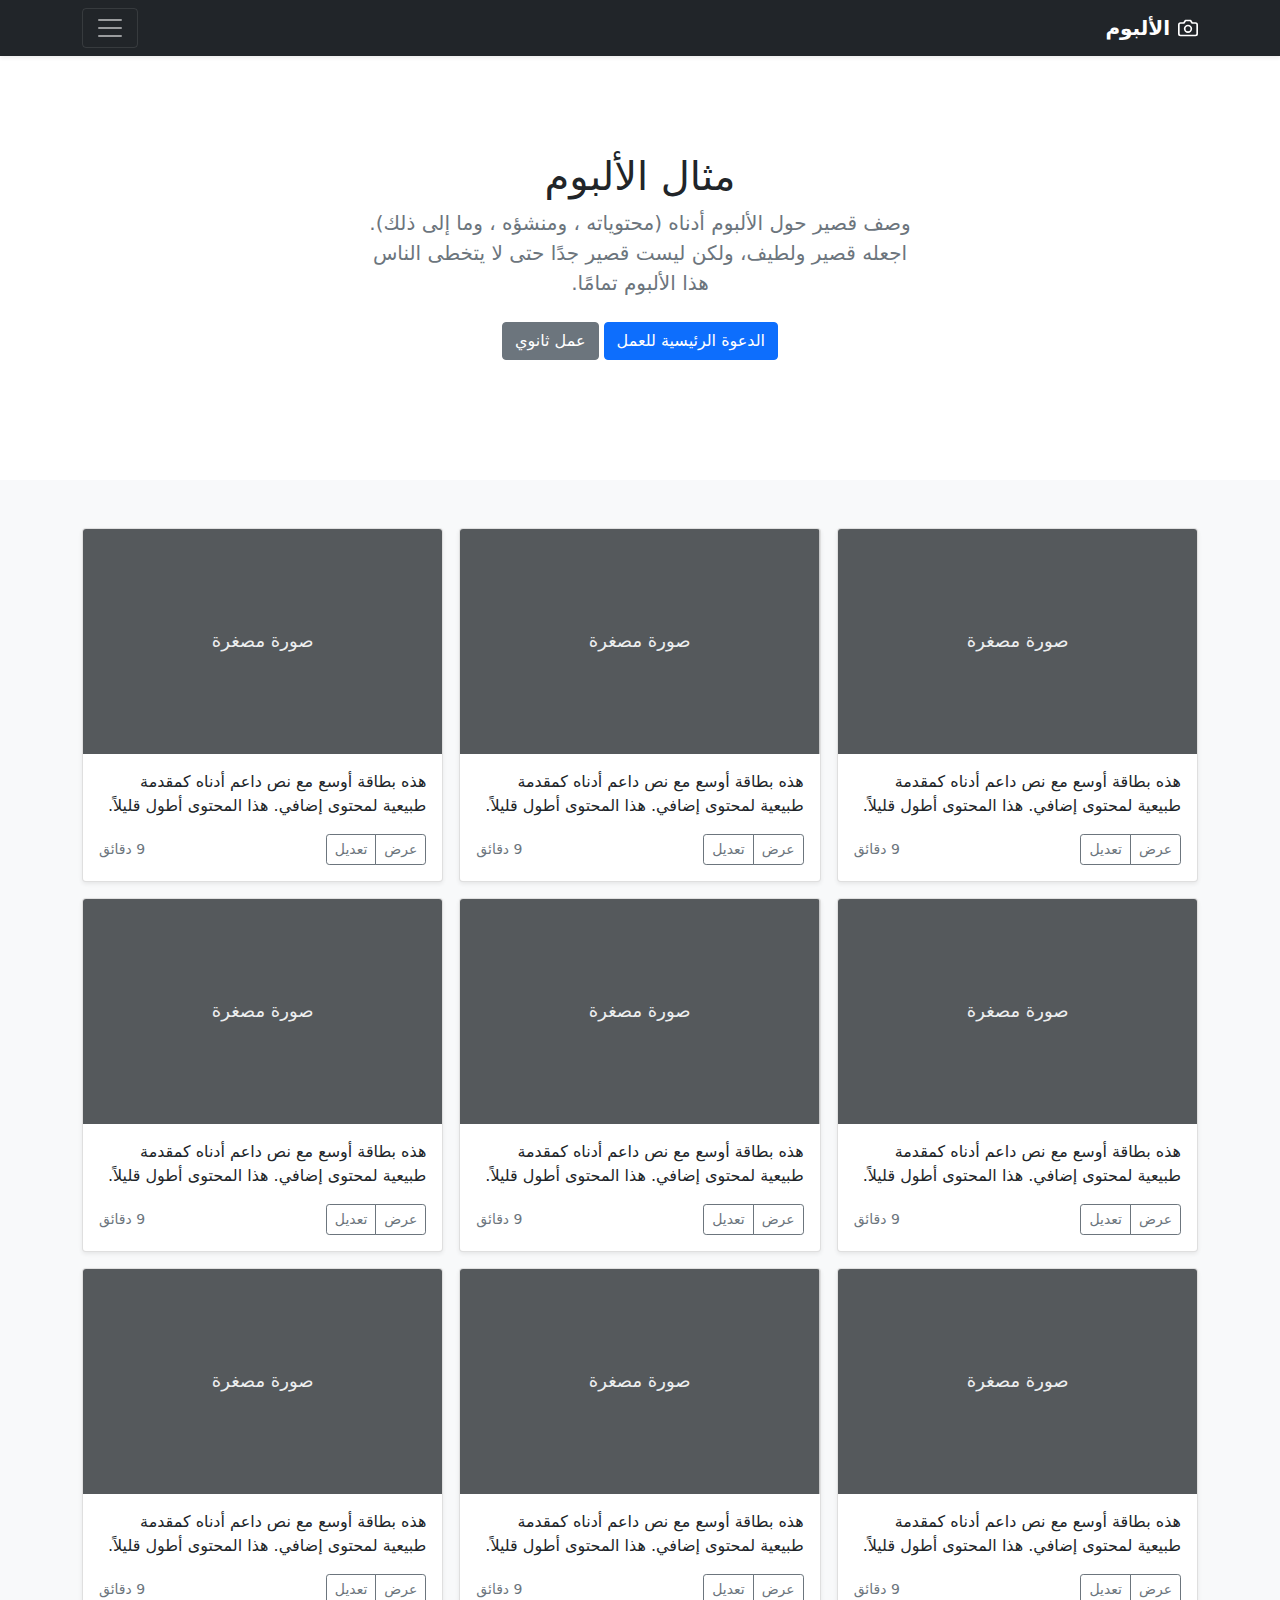
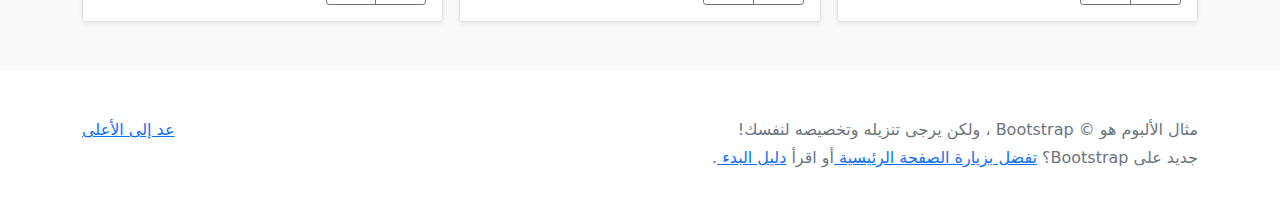
<file: assets/examples/album-rtl/index.html>
<!doctype html>
<html lang="ar" dir="rtl">
  <head>
    <meta charset="utf-8">
    <meta name="viewport" content="width=device-width, initial-scale=1">
    <meta name="description" content="">
    <meta name="author" content="Mark Otto, Jacob Thornton, and Bootstrap contributors">
    <meta name="generator" content="Hugo 0.84.0">
    <title>مثال الألبوم · Bootstrap v5.0</title>

    <link rel="canonical" href="https://getbootstrap.com/docs/5.0/examples/album-rtl/">

    

    <!-- Bootstrap core CSS -->
<link href="../assets/dist/css/bootstrap.rtl.min.css" rel="stylesheet">

    <style>
      .bd-placeholder-img {
        font-size: 1.125rem;
        text-anchor: middle;
        -webkit-user-select: none;
        -moz-user-select: none;
        user-select: none;
      }

      @media (min-width: 768px) {
        .bd-placeholder-img-lg {
          font-size: 3.5rem;
        }
      }
    </style>

    
  </head>
  <body>
    
<header>
  <div class="collapse bg-dark" id="navbarHeader">
    <div class="container">
      <div class="row">
        <div class="col-sm-8 col-md-7 py-4">
          <h4 class="text-white">حول</h4>
          <p class="text-muted">أضف بعض المعلومات حول الألبوم، المؤلف، أو أي سياق خلفية آخر. اجعلها بضع جمل حتى يتمكن الزوار من التقاط بعض التلميحات المفيدة. ثم اربطها ببعض مواقع التواصل الاجتماعي أو معلومات الاتصال.</p>
        </div>
        <div class="col-sm-4 offset-md-1 py-4">
          <h4 class="text-white">تواصل معي</h4>
          <ul class="list-unstyled">
            <li><a href="#" class="text-white">تابعني على تويتر</a></li>
            <li><a href="#" class="text-white">شاركني الإعجاب في فيسبوك</a></li>
            <li><a href="#" class="text-white">راسلني على البريد الإلكتروني</a></li>
          </ul>
        </div>
      </div>
    </div>
  </div>
  <div class="navbar navbar-dark bg-dark shadow-sm">
    <div class="container">
      <a href="#" class="navbar-brand d-flex align-items-center">
        <svg xmlns="http://www.w3.org/2000/svg" width="20" height="20" fill="none" stroke="currentColor" stroke-linecap="round" stroke-linejoin="round" stroke-width="2" aria-hidden="true" class="me-2" viewBox="0 0 24 24"><path d="M23 19a2 2 0 0 1-2 2H3a2 2 0 0 1-2-2V8a2 2 0 0 1 2-2h4l2-3h6l2 3h4a2 2 0 0 1 2 2z"/><circle cx="12" cy="13" r="4"/></svg>
        <strong>الألبوم</strong>
      </a>
      <button class="navbar-toggler" type="button" data-bs-toggle="collapse" data-bs-target="#navbarHeader" aria-controls="navbarHeader" aria-expanded="false" aria-label="تبديل التنقل">
        <span class="navbar-toggler-icon"></span>
      </button>
    </div>
  </div>
</header>

<main>

  <section class="py-5 text-center container">
    <div class="row py-lg-5">
      <div class="col-lg-6 col-md-8 mx-auto">
        <h1 class="fw-light">مثال الألبوم</h1>
        <p class="lead text-muted">وصف قصير حول الألبوم أدناه (محتوياته ، ومنشؤه ، وما إلى ذلك). اجعله قصير ولطيف، ولكن ليست قصير جدًا حتى لا يتخطى الناس هذا الألبوم تمامًا.</p>
        <p>
          <a href="#" class="btn btn-primary my-2">الدعوة الرئيسية للعمل</a>
          <a href="#" class="btn btn-secondary my-2">عمل ثانوي</a>
        </p>
      </div>
    </div>
  </section>

  <div class="album py-5 bg-light">
    <div class="container">

      <div class="row row-cols-1 row-cols-sm-2 row-cols-md-3 g-3">
        <div class="col">
          <div class="card shadow-sm">
            <svg class="bd-placeholder-img card-img-top" width="100%" height="225" xmlns="http://www.w3.org/2000/svg" role="img" aria-label="Placeholder: صورة مصغرة" preserveAspectRatio="xMidYMid slice" focusable="false"><title>Placeholder</title><rect width="100%" height="100%" fill="#55595c"/><text x="50%" y="50%" fill="#eceeef" dy=".3em">صورة مصغرة</text></svg>

            <div class="card-body">
              <p class="card-text">هذه بطاقة أوسع مع نص داعم أدناه كمقدمة طبيعية لمحتوى إضافي. هذا المحتوى أطول قليلاً.</p>
              <div class="d-flex justify-content-between align-items-center">
                <div class="btn-group">
                  <button type="button" class="btn btn-sm btn-outline-secondary">عرض</button>
                  <button type="button" class="btn btn-sm btn-outline-secondary">تعديل</button>
                </div>
                <small class="text-muted">9 دقائق</small>
              </div>
            </div>
          </div>
        </div>
        <div class="col">
          <div class="card shadow-sm">
            <svg class="bd-placeholder-img card-img-top" width="100%" height="225" xmlns="http://www.w3.org/2000/svg" role="img" aria-label="Placeholder: صورة مصغرة" preserveAspectRatio="xMidYMid slice" focusable="false"><title>Placeholder</title><rect width="100%" height="100%" fill="#55595c"/><text x="50%" y="50%" fill="#eceeef" dy=".3em">صورة مصغرة</text></svg>

            <div class="card-body">
              <p class="card-text">هذه بطاقة أوسع مع نص داعم أدناه كمقدمة طبيعية لمحتوى إضافي. هذا المحتوى أطول قليلاً.</p>
              <div class="d-flex justify-content-between align-items-center">
                <div class="btn-group">
                  <button type="button" class="btn btn-sm btn-outline-secondary">عرض</button>
                  <button type="button" class="btn btn-sm btn-outline-secondary">تعديل</button>
                </div>
                <small class="text-muted">9 دقائق</small>
              </div>
            </div>
          </div>
        </div>
        <div class="col">
          <div class="card shadow-sm">
            <svg class="bd-placeholder-img card-img-top" width="100%" height="225" xmlns="http://www.w3.org/2000/svg" role="img" aria-label="Placeholder: صورة مصغرة" preserveAspectRatio="xMidYMid slice" focusable="false"><title>Placeholder</title><rect width="100%" height="100%" fill="#55595c"/><text x="50%" y="50%" fill="#eceeef" dy=".3em">صورة مصغرة</text></svg>

            <div class="card-body">
              <p class="card-text">هذه بطاقة أوسع مع نص داعم أدناه كمقدمة طبيعية لمحتوى إضافي. هذا المحتوى أطول قليلاً.</p>
              <div class="d-flex justify-content-between align-items-center">
                <div class="btn-group">
                  <button type="button" class="btn btn-sm btn-outline-secondary">عرض</button>
                  <button type="button" class="btn btn-sm btn-outline-secondary">تعديل</button>
                </div>
                <small class="text-muted">9 دقائق</small>
              </div>
            </div>
          </div>
        </div>

        <div class="col">
          <div class="card shadow-sm">
            <svg class="bd-placeholder-img card-img-top" width="100%" height="225" xmlns="http://www.w3.org/2000/svg" role="img" aria-label="Placeholder: صورة مصغرة" preserveAspectRatio="xMidYMid slice" focusable="false"><title>Placeholder</title><rect width="100%" height="100%" fill="#55595c"/><text x="50%" y="50%" fill="#eceeef" dy=".3em">صورة مصغرة</text></svg>

            <div class="card-body">
              <p class="card-text">هذه بطاقة أوسع مع نص داعم أدناه كمقدمة طبيعية لمحتوى إضافي. هذا المحتوى أطول قليلاً.</p>
              <div class="d-flex justify-content-between align-items-center">
                <div class="btn-group">
                  <button type="button" class="btn btn-sm btn-outline-secondary">عرض</button>
                  <button type="button" class="btn btn-sm btn-outline-secondary">تعديل</button>
                </div>
                <small class="text-muted">9 دقائق</small>
              </div>
            </div>
          </div>
        </div>
        <div class="col">
          <div class="card shadow-sm">
            <svg class="bd-placeholder-img card-img-top" width="100%" height="225" xmlns="http://www.w3.org/2000/svg" role="img" aria-label="Placeholder: صورة مصغرة" preserveAspectRatio="xMidYMid slice" focusable="false"><title>Placeholder</title><rect width="100%" height="100%" fill="#55595c"/><text x="50%" y="50%" fill="#eceeef" dy=".3em">صورة مصغرة</text></svg>

            <div class="card-body">
              <p class="card-text">هذه بطاقة أوسع مع نص داعم أدناه كمقدمة طبيعية لمحتوى إضافي. هذا المحتوى أطول قليلاً.</p>
              <div class="d-flex justify-content-between align-items-center">
                <div class="btn-group">
                  <button type="button" class="btn btn-sm btn-outline-secondary">عرض</button>
                  <button type="button" class="btn btn-sm btn-outline-secondary">تعديل</button>
                </div>
                <small class="text-muted">9 دقائق</small>
              </div>
            </div>
          </div>
        </div>
        <div class="col">
          <div class="card shadow-sm">
            <svg class="bd-placeholder-img card-img-top" width="100%" height="225" xmlns="http://www.w3.org/2000/svg" role="img" aria-label="Placeholder: صورة مصغرة" preserveAspectRatio="xMidYMid slice" focusable="false"><title>Placeholder</title><rect width="100%" height="100%" fill="#55595c"/><text x="50%" y="50%" fill="#eceeef" dy=".3em">صورة مصغرة</text></svg>

            <div class="card-body">
              <p class="card-text">هذه بطاقة أوسع مع نص داعم أدناه كمقدمة طبيعية لمحتوى إضافي. هذا المحتوى أطول قليلاً.</p>
              <div class="d-flex justify-content-between align-items-center">
                <div class="btn-group">
                  <button type="button" class="btn btn-sm btn-outline-secondary">عرض</button>
                  <button type="button" class="btn btn-sm btn-outline-secondary">تعديل</button>
                </div>
                <small class="text-muted">9 دقائق</small>
              </div>
            </div>
          </div>
        </div>

        <div class="col">
          <div class="card shadow-sm">
            <svg class="bd-placeholder-img card-img-top" width="100%" height="225" xmlns="http://www.w3.org/2000/svg" role="img" aria-label="Placeholder: صورة مصغرة" preserveAspectRatio="xMidYMid slice" focusable="false"><title>Placeholder</title><rect width="100%" height="100%" fill="#55595c"/><text x="50%" y="50%" fill="#eceeef" dy=".3em">صورة مصغرة</text></svg>

            <div class="card-body">
              <p class="card-text">هذه بطاقة أوسع مع نص داعم أدناه كمقدمة طبيعية لمحتوى إضافي. هذا المحتوى أطول قليلاً.</p>
              <div class="d-flex justify-content-between align-items-center">
                <div class="btn-group">
                  <button type="button" class="btn btn-sm btn-outline-secondary">عرض</button>
                  <button type="button" class="btn btn-sm btn-outline-secondary">تعديل</button>
                </div>
                <small class="text-muted">9 دقائق</small>
              </div>
            </div>
          </div>
        </div>
        <div class="col">
          <div class="card shadow-sm">
            <svg class="bd-placeholder-img card-img-top" width="100%" height="225" xmlns="http://www.w3.org/2000/svg" role="img" aria-label="Placeholder: صورة مصغرة" preserveAspectRatio="xMidYMid slice" focusable="false"><title>Placeholder</title><rect width="100%" height="100%" fill="#55595c"/><text x="50%" y="50%" fill="#eceeef" dy=".3em">صورة مصغرة</text></svg>

            <div class="card-body">
              <p class="card-text">هذه بطاقة أوسع مع نص داعم أدناه كمقدمة طبيعية لمحتوى إضافي. هذا المحتوى أطول قليلاً.</p>
              <div class="d-flex justify-content-between align-items-center">
                <div class="btn-group">
                  <button type="button" class="btn btn-sm btn-outline-secondary">عرض</button>
                  <button type="button" class="btn btn-sm btn-outline-secondary">تعديل</button>
                </div>
                <small class="text-muted">9 دقائق</small>
              </div>
            </div>
          </div>
        </div>
        <div class="col">
          <div class="card shadow-sm">
            <svg class="bd-placeholder-img card-img-top" width="100%" height="225" xmlns="http://www.w3.org/2000/svg" role="img" aria-label="Placeholder: صورة مصغرة" preserveAspectRatio="xMidYMid slice" focusable="false"><title>Placeholder</title><rect width="100%" height="100%" fill="#55595c"/><text x="50%" y="50%" fill="#eceeef" dy=".3em">صورة مصغرة</text></svg>

            <div class="card-body">
              <p class="card-text">هذه بطاقة أوسع مع نص داعم أدناه كمقدمة طبيعية لمحتوى إضافي. هذا المحتوى أطول قليلاً.</p>
              <div class="d-flex justify-content-between align-items-center">
                <div class="btn-group">
                  <button type="button" class="btn btn-sm btn-outline-secondary">عرض</button>
                  <button type="button" class="btn btn-sm btn-outline-secondary">تعديل</button>
                </div>
                <small class="text-muted">9 دقائق</small>
              </div>
            </div>
          </div>
        </div>
      </div>
    </div>
  </div>

</main>

<footer class="text-muted py-5">
  <div class="container">
    <p class="float-end mb-1">
      <a href="#">عد إلى الأعلى</a>
    </p>
    <p class="mb-1">مثال الألبوم هو © Bootstrap ، ولكن يرجى تنزيله وتخصيصه لنفسك!</p>
    <p class="mb-0">جديد على Bootstrap؟ <a href="/"> تفضل بزيارة الصفحة الرئيسية </a> أو اقرأ <a href="../getting-started/introduction/ "> دليل البدء </a>.</p>
  </div>
</footer>


    <script src="../assets/dist/js/bootstrap.bundle.min.js"></script>

      
  </body>
</html>
</file>
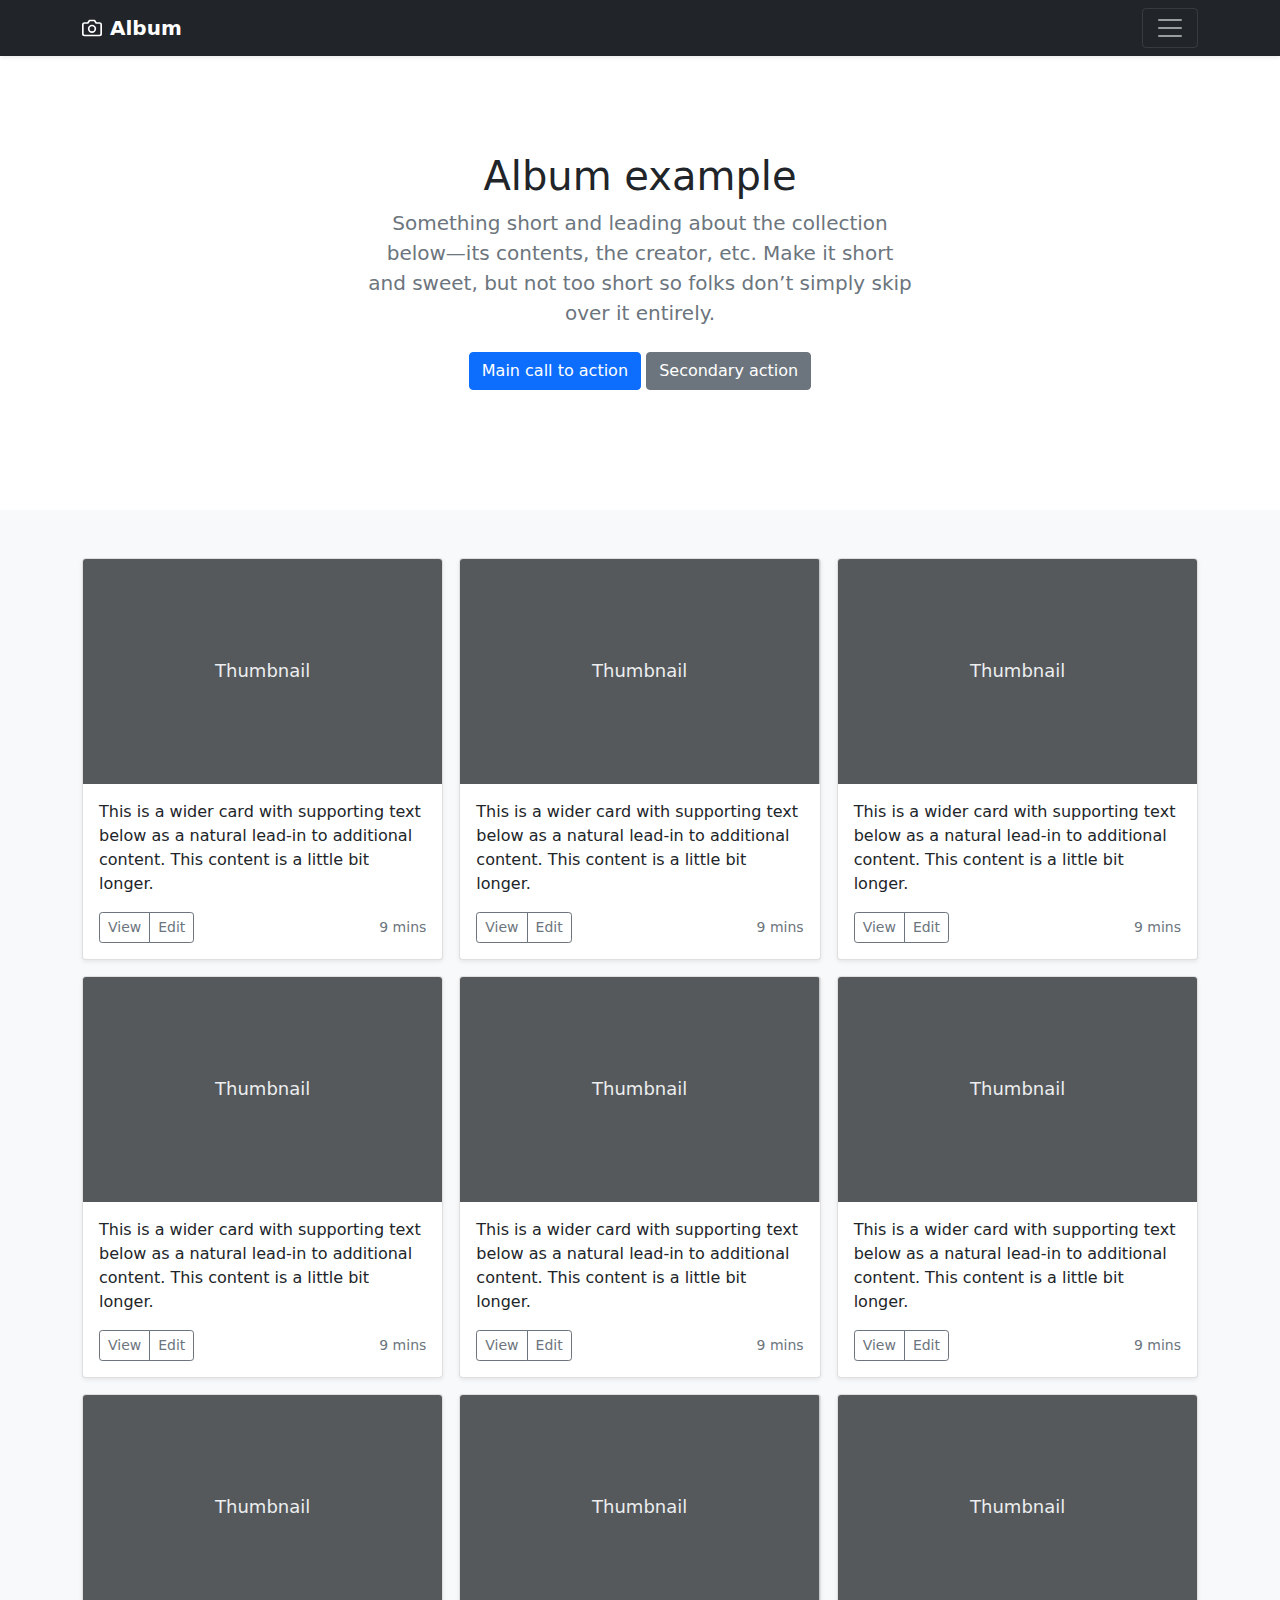
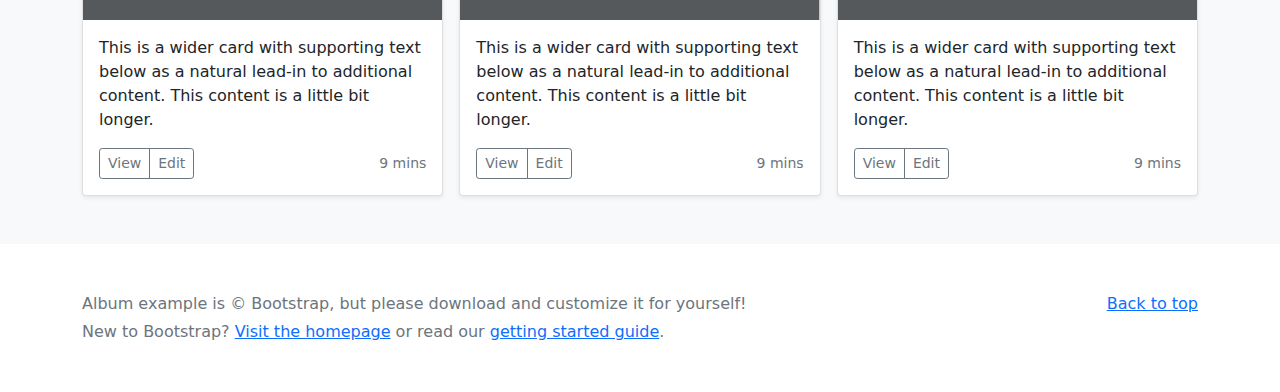
<file: assets/examples/album/index.html>
<!doctype html>
<html lang="en">
  <head>
    <meta charset="utf-8">
    <meta name="viewport" content="width=device-width, initial-scale=1">
    <meta name="description" content="">
    <meta name="author" content="Mark Otto, Jacob Thornton, and Bootstrap contributors">
    <meta name="generator" content="Hugo 0.84.0">
    <title>Album example · Bootstrap v5.0</title>

    <link rel="canonical" href="https://getbootstrap.com/docs/5.0/examples/album/">

    

    <!-- Bootstrap core CSS -->
<link href="../assets/dist/css/bootstrap.min.css" rel="stylesheet">

    <style>
      .bd-placeholder-img {
        font-size: 1.125rem;
        text-anchor: middle;
        -webkit-user-select: none;
        -moz-user-select: none;
        user-select: none;
      }

      @media (min-width: 768px) {
        .bd-placeholder-img-lg {
          font-size: 3.5rem;
        }
      }
    </style>

    
  </head>
  <body>
    
<header>
  <div class="collapse bg-dark" id="navbarHeader">
    <div class="container">
      <div class="row">
        <div class="col-sm-8 col-md-7 py-4">
          <h4 class="text-white">About</h4>
          <p class="text-muted">Add some information about the album below, the author, or any other background context. Make it a few sentences long so folks can pick up some informative tidbits. Then, link them off to some social networking sites or contact information.</p>
        </div>
        <div class="col-sm-4 offset-md-1 py-4">
          <h4 class="text-white">Contact</h4>
          <ul class="list-unstyled">
            <li><a href="#" class="text-white">Follow on Twitter</a></li>
            <li><a href="#" class="text-white">Like on Facebook</a></li>
            <li><a href="#" class="text-white">Email me</a></li>
          </ul>
        </div>
      </div>
    </div>
  </div>
  <div class="navbar navbar-dark bg-dark shadow-sm">
    <div class="container">
      <a href="#" class="navbar-brand d-flex align-items-center">
        <svg xmlns="http://www.w3.org/2000/svg" width="20" height="20" fill="none" stroke="currentColor" stroke-linecap="round" stroke-linejoin="round" stroke-width="2" aria-hidden="true" class="me-2" viewBox="0 0 24 24"><path d="M23 19a2 2 0 0 1-2 2H3a2 2 0 0 1-2-2V8a2 2 0 0 1 2-2h4l2-3h6l2 3h4a2 2 0 0 1 2 2z"/><circle cx="12" cy="13" r="4"/></svg>
        <strong>Album</strong>
      </a>
      <button class="navbar-toggler" type="button" data-bs-toggle="collapse" data-bs-target="#navbarHeader" aria-controls="navbarHeader" aria-expanded="false" aria-label="Toggle navigation">
        <span class="navbar-toggler-icon"></span>
      </button>
    </div>
  </div>
</header>

<main>

  <section class="py-5 text-center container">
    <div class="row py-lg-5">
      <div class="col-lg-6 col-md-8 mx-auto">
        <h1 class="fw-light">Album example</h1>
        <p class="lead text-muted">Something short and leading about the collection below—its contents, the creator, etc. Make it short and sweet, but not too short so folks don’t simply skip over it entirely.</p>
        <p>
          <a href="#" class="btn btn-primary my-2">Main call to action</a>
          <a href="#" class="btn btn-secondary my-2">Secondary action</a>
        </p>
      </div>
    </div>
  </section>

  <div class="album py-5 bg-light">
    <div class="container">

      <div class="row row-cols-1 row-cols-sm-2 row-cols-md-3 g-3">
        <div class="col">
          <div class="card shadow-sm">
            <svg class="bd-placeholder-img card-img-top" width="100%" height="225" xmlns="http://www.w3.org/2000/svg" role="img" aria-label="Placeholder: Thumbnail" preserveAspectRatio="xMidYMid slice" focusable="false"><title>Placeholder</title><rect width="100%" height="100%" fill="#55595c"/><text x="50%" y="50%" fill="#eceeef" dy=".3em">Thumbnail</text></svg>

            <div class="card-body">
              <p class="card-text">This is a wider card with supporting text below as a natural lead-in to additional content. This content is a little bit longer.</p>
              <div class="d-flex justify-content-between align-items-center">
                <div class="btn-group">
                  <button type="button" class="btn btn-sm btn-outline-secondary">View</button>
                  <button type="button" class="btn btn-sm btn-outline-secondary">Edit</button>
                </div>
                <small class="text-muted">9 mins</small>
              </div>
            </div>
          </div>
        </div>
        <div class="col">
          <div class="card shadow-sm">
            <svg class="bd-placeholder-img card-img-top" width="100%" height="225" xmlns="http://www.w3.org/2000/svg" role="img" aria-label="Placeholder: Thumbnail" preserveAspectRatio="xMidYMid slice" focusable="false"><title>Placeholder</title><rect width="100%" height="100%" fill="#55595c"/><text x="50%" y="50%" fill="#eceeef" dy=".3em">Thumbnail</text></svg>

            <div class="card-body">
              <p class="card-text">This is a wider card with supporting text below as a natural lead-in to additional content. This content is a little bit longer.</p>
              <div class="d-flex justify-content-between align-items-center">
                <div class="btn-group">
                  <button type="button" class="btn btn-sm btn-outline-secondary">View</button>
                  <button type="button" class="btn btn-sm btn-outline-secondary">Edit</button>
                </div>
                <small class="text-muted">9 mins</small>
              </div>
            </div>
          </div>
        </div>
        <div class="col">
          <div class="card shadow-sm">
            <svg class="bd-placeholder-img card-img-top" width="100%" height="225" xmlns="http://www.w3.org/2000/svg" role="img" aria-label="Placeholder: Thumbnail" preserveAspectRatio="xMidYMid slice" focusable="false"><title>Placeholder</title><rect width="100%" height="100%" fill="#55595c"/><text x="50%" y="50%" fill="#eceeef" dy=".3em">Thumbnail</text></svg>

            <div class="card-body">
              <p class="card-text">This is a wider card with supporting text below as a natural lead-in to additional content. This content is a little bit longer.</p>
              <div class="d-flex justify-content-between align-items-center">
                <div class="btn-group">
                  <button type="button" class="btn btn-sm btn-outline-secondary">View</button>
                  <button type="button" class="btn btn-sm btn-outline-secondary">Edit</button>
                </div>
                <small class="text-muted">9 mins</small>
              </div>
            </div>
          </div>
        </div>

        <div class="col">
          <div class="card shadow-sm">
            <svg class="bd-placeholder-img card-img-top" width="100%" height="225" xmlns="http://www.w3.org/2000/svg" role="img" aria-label="Placeholder: Thumbnail" preserveAspectRatio="xMidYMid slice" focusable="false"><title>Placeholder</title><rect width="100%" height="100%" fill="#55595c"/><text x="50%" y="50%" fill="#eceeef" dy=".3em">Thumbnail</text></svg>

            <div class="card-body">
              <p class="card-text">This is a wider card with supporting text below as a natural lead-in to additional content. This content is a little bit longer.</p>
              <div class="d-flex justify-content-between align-items-center">
                <div class="btn-group">
                  <button type="button" class="btn btn-sm btn-outline-secondary">View</button>
                  <button type="button" class="btn btn-sm btn-outline-secondary">Edit</button>
                </div>
                <small class="text-muted">9 mins</small>
              </div>
            </div>
          </div>
        </div>
        <div class="col">
          <div class="card shadow-sm">
            <svg class="bd-placeholder-img card-img-top" width="100%" height="225" xmlns="http://www.w3.org/2000/svg" role="img" aria-label="Placeholder: Thumbnail" preserveAspectRatio="xMidYMid slice" focusable="false"><title>Placeholder</title><rect width="100%" height="100%" fill="#55595c"/><text x="50%" y="50%" fill="#eceeef" dy=".3em">Thumbnail</text></svg>

            <div class="card-body">
              <p class="card-text">This is a wider card with supporting text below as a natural lead-in to additional content. This content is a little bit longer.</p>
              <div class="d-flex justify-content-between align-items-center">
                <div class="btn-group">
                  <button type="button" class="btn btn-sm btn-outline-secondary">View</button>
                  <button type="button" class="btn btn-sm btn-outline-secondary">Edit</button>
                </div>
                <small class="text-muted">9 mins</small>
              </div>
            </div>
          </div>
        </div>
        <div class="col">
          <div class="card shadow-sm">
            <svg class="bd-placeholder-img card-img-top" width="100%" height="225" xmlns="http://www.w3.org/2000/svg" role="img" aria-label="Placeholder: Thumbnail" preserveAspectRatio="xMidYMid slice" focusable="false"><title>Placeholder</title><rect width="100%" height="100%" fill="#55595c"/><text x="50%" y="50%" fill="#eceeef" dy=".3em">Thumbnail</text></svg>

            <div class="card-body">
              <p class="card-text">This is a wider card with supporting text below as a natural lead-in to additional content. This content is a little bit longer.</p>
              <div class="d-flex justify-content-between align-items-center">
                <div class="btn-group">
                  <button type="button" class="btn btn-sm btn-outline-secondary">View</button>
                  <button type="button" class="btn btn-sm btn-outline-secondary">Edit</button>
                </div>
                <small class="text-muted">9 mins</small>
              </div>
            </div>
          </div>
        </div>

        <div class="col">
          <div class="card shadow-sm">
            <svg class="bd-placeholder-img card-img-top" width="100%" height="225" xmlns="http://www.w3.org/2000/svg" role="img" aria-label="Placeholder: Thumbnail" preserveAspectRatio="xMidYMid slice" focusable="false"><title>Placeholder</title><rect width="100%" height="100%" fill="#55595c"/><text x="50%" y="50%" fill="#eceeef" dy=".3em">Thumbnail</text></svg>

            <div class="card-body">
              <p class="card-text">This is a wider card with supporting text below as a natural lead-in to additional content. This content is a little bit longer.</p>
              <div class="d-flex justify-content-between align-items-center">
                <div class="btn-group">
                  <button type="button" class="btn btn-sm btn-outline-secondary">View</button>
                  <button type="button" class="btn btn-sm btn-outline-secondary">Edit</button>
                </div>
                <small class="text-muted">9 mins</small>
              </div>
            </div>
          </div>
        </div>
        <div class="col">
          <div class="card shadow-sm">
            <svg class="bd-placeholder-img card-img-top" width="100%" height="225" xmlns="http://www.w3.org/2000/svg" role="img" aria-label="Placeholder: Thumbnail" preserveAspectRatio="xMidYMid slice" focusable="false"><title>Placeholder</title><rect width="100%" height="100%" fill="#55595c"/><text x="50%" y="50%" fill="#eceeef" dy=".3em">Thumbnail</text></svg>

            <div class="card-body">
              <p class="card-text">This is a wider card with supporting text below as a natural lead-in to additional content. This content is a little bit longer.</p>
              <div class="d-flex justify-content-between align-items-center">
                <div class="btn-group">
                  <button type="button" class="btn btn-sm btn-outline-secondary">View</button>
                  <button type="button" class="btn btn-sm btn-outline-secondary">Edit</button>
                </div>
                <small class="text-muted">9 mins</small>
              </div>
            </div>
          </div>
        </div>
        <div class="col">
          <div class="card shadow-sm">
            <svg class="bd-placeholder-img card-img-top" width="100%" height="225" xmlns="http://www.w3.org/2000/svg" role="img" aria-label="Placeholder: Thumbnail" preserveAspectRatio="xMidYMid slice" focusable="false"><title>Placeholder</title><rect width="100%" height="100%" fill="#55595c"/><text x="50%" y="50%" fill="#eceeef" dy=".3em">Thumbnail</text></svg>

            <div class="card-body">
              <p class="card-text">This is a wider card with supporting text below as a natural lead-in to additional content. This content is a little bit longer.</p>
              <div class="d-flex justify-content-between align-items-center">
                <div class="btn-group">
                  <button type="button" class="btn btn-sm btn-outline-secondary">View</button>
                  <button type="button" class="btn btn-sm btn-outline-secondary">Edit</button>
                </div>
                <small class="text-muted">9 mins</small>
              </div>
            </div>
          </div>
        </div>
      </div>
    </div>
  </div>

</main>

<footer class="text-muted py-5">
  <div class="container">
    <p class="float-end mb-1">
      <a href="#">Back to top</a>
    </p>
    <p class="mb-1">Album example is &copy; Bootstrap, but please download and customize it for yourself!</p>
    <p class="mb-0">New to Bootstrap? <a href="/">Visit the homepage</a> or read our <a href="../getting-started/introduction/">getting started guide</a>.</p>
  </div>
</footer>


    <script src="../assets/dist/js/bootstrap.bundle.min.js"></script>

      
  </body>
</html>
</file>
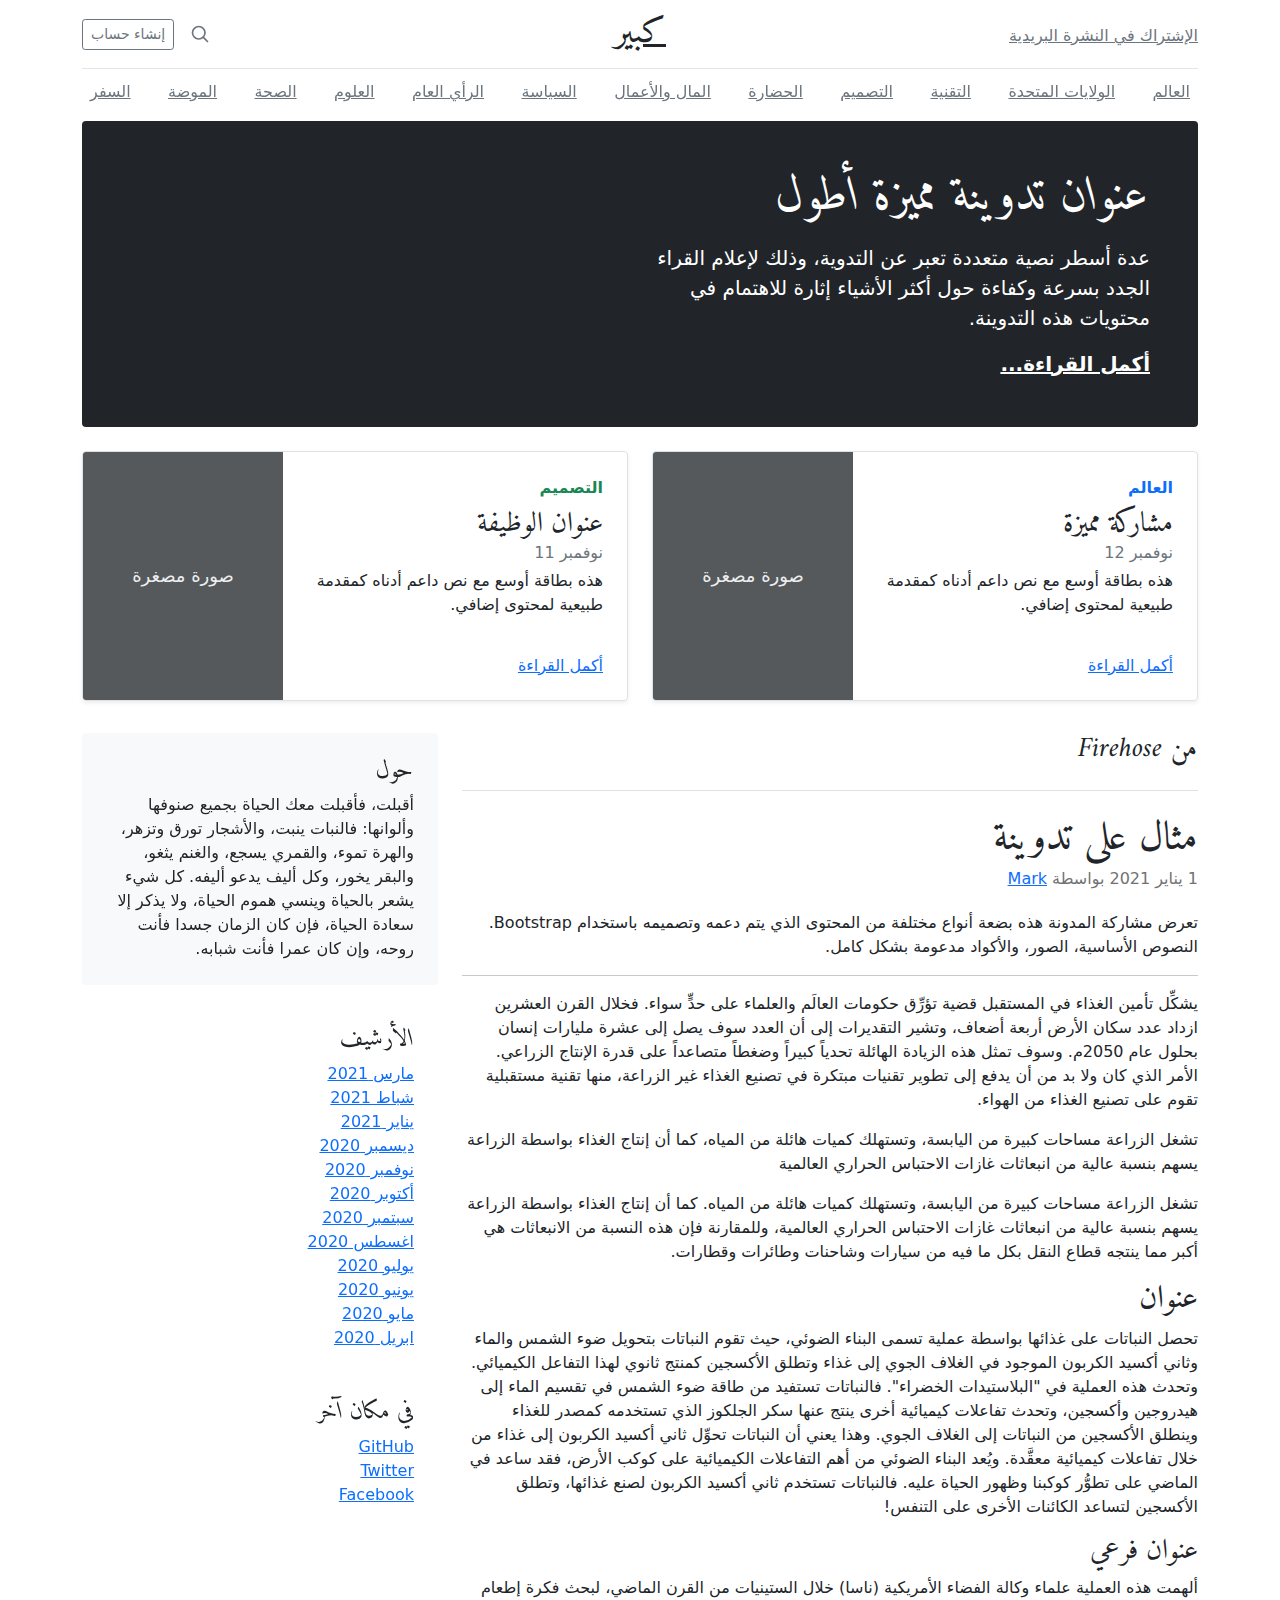
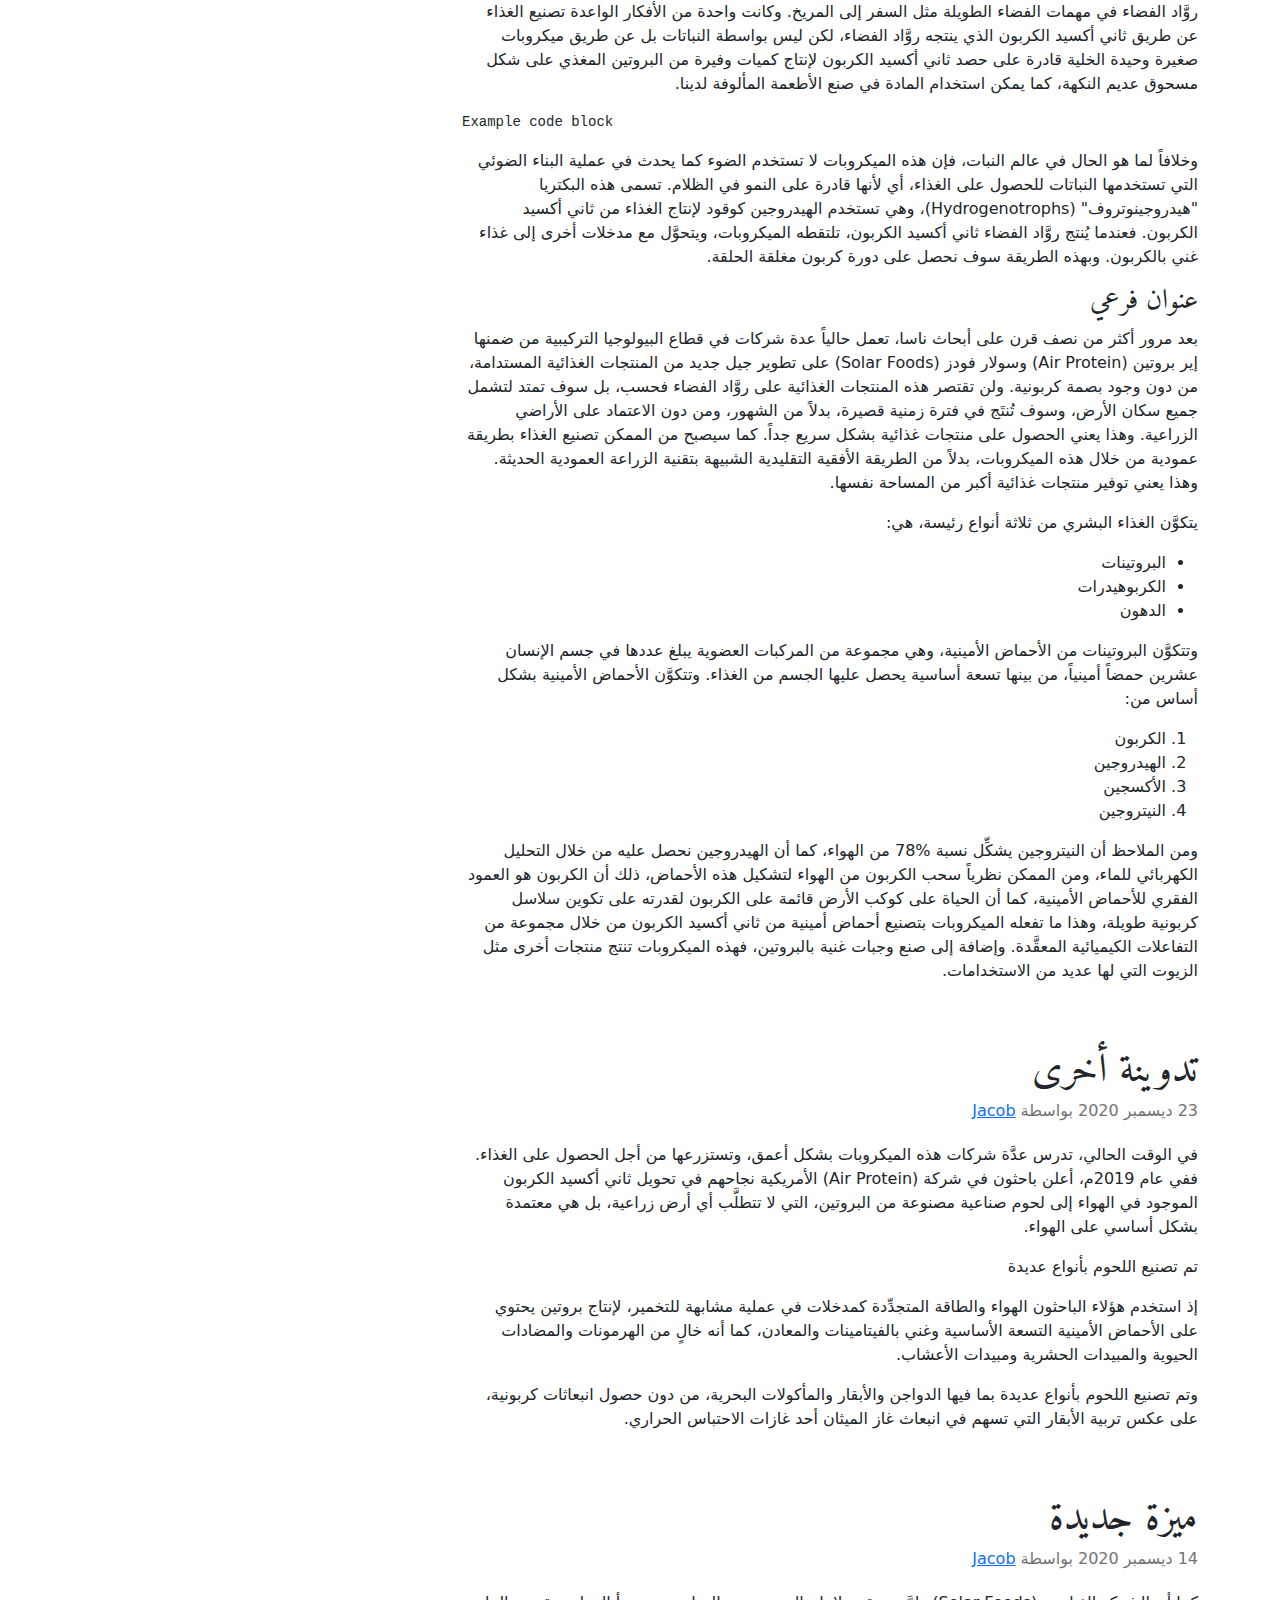
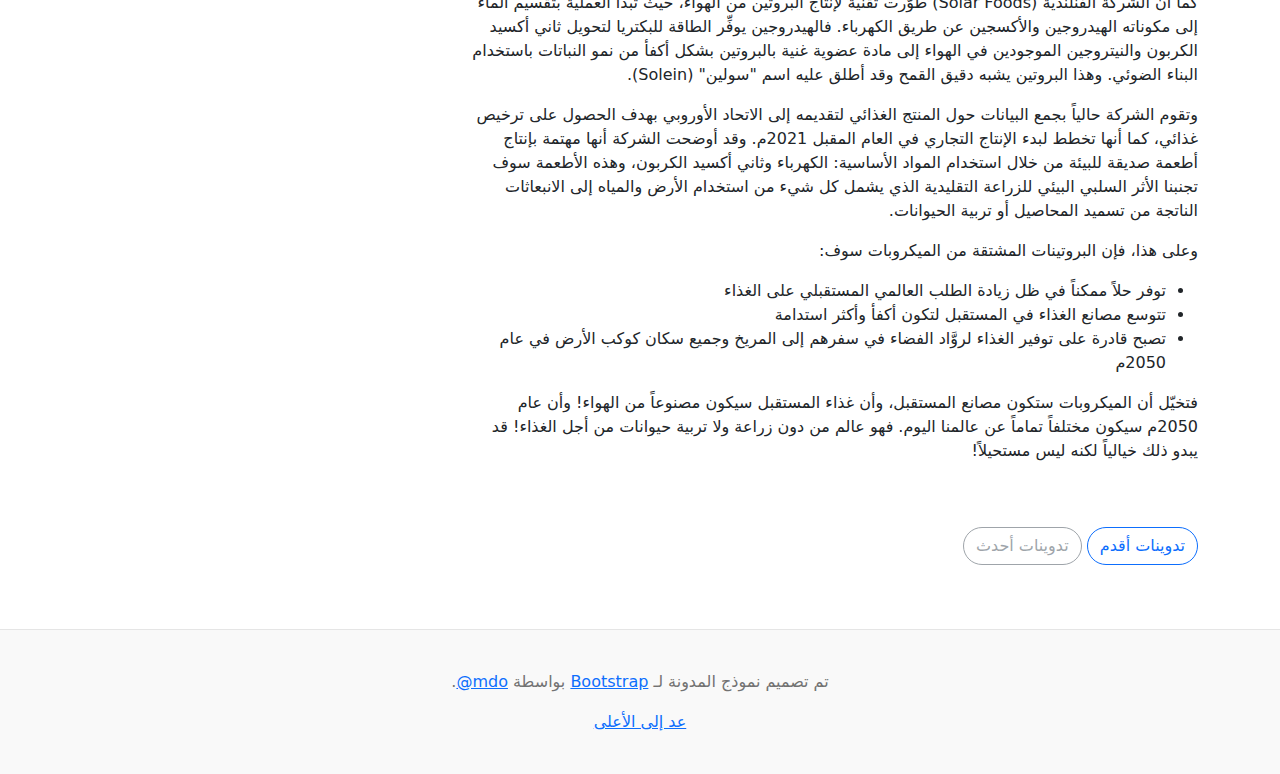
<file: assets/examples/blog-rtl/index.html>
<!doctype html>
<html lang="ar" dir="rtl">
  <head>
    <meta charset="utf-8">
    <meta name="viewport" content="width=device-width, initial-scale=1">
    <meta name="description" content="">
    <meta name="author" content="Mark Otto, Jacob Thornton, and Bootstrap contributors">
    <meta name="generator" content="Hugo 0.84.0">
    <title>قالب المدونة · Bootstrap v5.0</title>

    <link rel="canonical" href="https://getbootstrap.com/docs/5.0/examples/blog-rtl/">

    

    <!-- Bootstrap core CSS -->
<link href="../assets/dist/css/bootstrap.rtl.min.css" rel="stylesheet">

    <style>
      .bd-placeholder-img {
        font-size: 1.125rem;
        text-anchor: middle;
        -webkit-user-select: none;
        -moz-user-select: none;
        user-select: none;
      }

      @media (min-width: 768px) {
        .bd-placeholder-img-lg {
          font-size: 3.5rem;
        }
      }
    </style>

    
    <!-- Custom styles for this template -->
    <link href="https://fonts.googleapis.com/css?family=Amiri:wght@400;700&amp;display=swap" rel="stylesheet">
    <!-- Custom styles for this template -->
    <link href="../blog/blog.rtl.css" rel="stylesheet">
  </head>
  <body>
    
<div class="container">
  <header class="blog-header py-3">
    <div class="row flex-nowrap justify-content-between align-items-center">
      <div class="col-4 pt-1">
        <a class="link-secondary" href="#">الإشتراك في النشرة البريدية</a>
      </div>
      <div class="col-4 text-center">
        <a class="blog-header-logo text-dark" href="#">كبير</a>
      </div>
      <div class="col-4 d-flex justify-content-end align-items-center">
        <a class="link-secondary" href="#" aria-label="بحث">
          <svg xmlns="http://www.w3.org/2000/svg" width="20" height="20" fill="none" stroke="currentColor" stroke-linecap="round" stroke-linejoin="round" stroke-width="2" class="mx-3" role="img" viewBox="0 0 24 24"><title>بحث</title><circle cx="10.5" cy="10.5" r="7.5"/><path d="M21 21l-5.2-5.2"/></svg>
        </a>
        <a class="btn btn-sm btn-outline-secondary" href="#">إنشاء حساب</a>
      </div>
    </div>
  </header>

  <div class="nav-scroller py-1 mb-2">
    <nav class="nav d-flex justify-content-between">
      <a class="p-2 link-secondary" href="#">العالم</a>
      <a class="p-2 link-secondary" href="#">الولايات المتحدة</a>
      <a class="p-2 link-secondary" href="#">التقنية</a>
      <a class="p-2 link-secondary" href="#">التصميم</a>
      <a class="p-2 link-secondary" href="#">الحضارة</a>
      <a class="p-2 link-secondary" href="#">المال والأعمال</a>
      <a class="p-2 link-secondary" href="#">السياسة</a>
      <a class="p-2 link-secondary" href="#">الرأي العام</a>
      <a class="p-2 link-secondary" href="#">العلوم</a>
      <a class="p-2 link-secondary" href="#">الصحة</a>
      <a class="p-2 link-secondary" href="#">الموضة</a>
      <a class="p-2 link-secondary" href="#">السفر</a>
    </nav>
  </div>
</div>

<main class="container">
  <div class="p-4 p-md-5 mb-4 text-white rounded bg-dark">
    <div class="col-md-6 px-0">
      <h1 class="display-4 fst-italic">عنوان تدوينة مميزة أطول</h1>
      <p class="lead my-3">عدة أسطر نصية متعددة تعبر عن التدوية، وذلك لإعلام القراء الجدد بسرعة وكفاءة حول أكثر الأشياء إثارة للاهتمام في محتويات هذه التدوينة.</p>
      <p class="lead mb-0"><a href="#" class="text-white fw-bold">أكمل القراءة...</a></p>
    </div>
  </div>

  <div class="row mb-2">
    <div class="col-md-6">
      <div class="row g-0 border rounded overflow-hidden flex-md-row mb-4 shadow-sm h-md-250 position-relative">
        <div class="col p-4 d-flex flex-column position-static">
          <strong class="d-inline-block mb-2 text-primary">العالم</strong>
          <h3 class="mb-0">مشاركة مميزة</h3>
          <div class="mb-1 text-muted">نوفمبر 12</div>
          <p class="card-text mb-auto">هذه بطاقة أوسع مع نص داعم أدناه كمقدمة طبيعية لمحتوى إضافي.</p>
          <a href="#" class="stretched-link">أكمل القراءة</a>
        </div>
        <div class="col-auto d-none d-lg-block">
          <svg class="bd-placeholder-img" width="200" height="250" xmlns="http://www.w3.org/2000/svg" role="img" aria-label="Placeholder: صورة مصغرة" preserveAspectRatio="xMidYMid slice" focusable="false"><title>Placeholder</title><rect width="100%" height="100%" fill="#55595c"/><text x="50%" y="50%" fill="#eceeef" dy=".3em">صورة مصغرة</text></svg>

        </div>
      </div>
    </div>
    <div class="col-md-6">
      <div class="row g-0 border rounded overflow-hidden flex-md-row mb-4 shadow-sm h-md-250 position-relative">
        <div class="col p-4 d-flex flex-column position-static">
          <strong class="d-inline-block mb-2 text-success">التصميم</strong>
          <h3 class="mb-0">عنوان الوظيفة</h3>
          <div class="mb-1 text-muted">نوفمبر 11</div>
          <p class="mb-auto">هذه بطاقة أوسع مع نص داعم أدناه كمقدمة طبيعية لمحتوى إضافي.</p>
          <a href="#" class="stretched-link">أكمل القراءة</a>
        </div>
        <div class="col-auto d-none d-lg-block">
          <svg class="bd-placeholder-img" width="200" height="250" xmlns="http://www.w3.org/2000/svg" role="img" aria-label="Placeholder: صورة مصغرة" preserveAspectRatio="xMidYMid slice" focusable="false"><title>Placeholder</title><rect width="100%" height="100%" fill="#55595c"/><text x="50%" y="50%" fill="#eceeef" dy=".3em">صورة مصغرة</text></svg>

        </div>
      </div>
    </div>
  </div>

  <div class="row">
    <div class="col-md-8">
      <h3 class="pb-4 mb-4 fst-italic border-bottom">
        من Firehose
      </h3>

      <article class="blog-post">
        <h2 class="blog-post-title">مثال على تدوينة</h2>
        <p class="blog-post-meta">1 يناير 2021 بواسطة <a href="#"> Mark </a></p>

        <p>تعرض مشاركة المدونة هذه بضعة أنواع مختلفة من المحتوى الذي يتم دعمه وتصميمه باستخدام Bootstrap. النصوص الأساسية، الصور، والأكواد مدعومة بشكل كامل.</p>
        <hr>
        <p>يشكِّل تأمين الغذاء في المستقبل قضية تؤرِّق حكومات العالَم والعلماء على حدٍّ سواء. فخلال القرن العشرين ازداد عدد سكان الأرض أربعة أضعاف، وتشير التقديرات إلى أن العدد سوف يصل إلى عشرة مليارات إنسان بحلول عام 2050م. وسوف تمثل هذه الزيادة الهائلة تحدياً كبيراً وضغطاً متصاعداً على قدرة الإنتاج الزراعي. الأمر الذي كان ولا بد من أن يدفع إلى تطوير تقنيات مبتكرة في تصنيع الغذاء غير الزراعة، منها تقنية مستقبلية تقوم على تصنيع الغذاء من الهواء.</p>
        <blockquote>
          <p>تشغل الزراعة مساحات كبيرة من اليابسة، وتستهلك كميات هائلة من المياه، كما أن إنتاج الغذاء بواسطة الزراعة يسهم بنسبة عالية من انبعاثات غازات الاحتباس الحراري العالمية</p>
        </blockquote>
        <p>تشغل الزراعة مساحات كبيرة من اليابسة، وتستهلك كميات هائلة من المياه. كما أن إنتاج الغذاء بواسطة الزراعة يسهم بنسبة عالية من انبعاثات غازات الاحتباس الحراري العالمية، وللمقارنة فإن هذه النسبة من الانبعاثات هي أكبر مما ينتجه قطاع النقل بكل ما فيه من سيارات وشاحنات وطائرات وقطارات.</p>
        <h2>عنوان</h2>
        <p>تحصل النباتات على غذائها بواسطة عملية تسمى البناء الضوئي، حيث تقوم النباتات بتحويل ضوء الشمس والماء وثاني أكسيد الكربون الموجود في الغلاف الجوي إلى غذاء وتطلق الأكسجين كمنتج ثانوي لهذا التفاعل الكيميائي. وتحدث هذه العملية في "البلاستيدات الخضراء". فالنباتات تستفيد من طاقة ضوء الشمس في تقسيم الماء إلى هيدروجين وأكسجين، وتحدث تفاعلات كيميائية أخرى ينتج عنها سكر الجلكوز الذي تستخدمه كمصدر للغذاء وينطلق الأكسجين من النباتات إلى الغلاف الجوي. وهذا يعني أن النباتات تحوِّل ثاني أكسيد الكربون إلى غذاء من خلال تفاعلات كيميائية معقَّدة. ويُعد البناء الضوئي من أهم التفاعلات الكيميائية على كوكب الأرض، فقد ساعد في الماضي على تطوُّر كوكبنا وظهور الحياة عليه. فالنباتات تستخدم ثاني أكسيد الكربون لصنع غذائها، وتطلق الأكسجين لتساعد الكائنات الأخرى على التنفس!</p>
        <h3>عنوان فرعي</h3>
        <p>ألهمت هذه العملية علماء وكالة الفضاء الأمريكية (ناسا) خلال الستينيات من القرن الماضي، لبحث فكرة إطعام روَّاد الفضاء في مهمات الفضاء الطويلة مثل السفر إلى المريخ. وكانت واحدة من الأفكار الواعدة تصنيع الغذاء عن طريق ثاني أكسيد الكربون الذي ينتجه روَّاد الفضاء، لكن ليس بواسطة النباتات بل عن طريق ميكروبات صغيرة وحيدة الخلية قادرة على حصد ثاني أكسيد الكربون لإنتاج كميات وفيرة من البروتين المغذي على شكل مسحوق عديم النكهة، كما يمكن استخدام المادة في صنع الأطعمة المألوفة لدينا.</p>
        <pre><code>Example code block</code></pre>
        <p>وخلافاً لما هو الحال في عالم النبات، فإن هذه الميكروبات لا تستخدم الضوء كما يحدث في عملية البناء الضوئي التي تستخدمها النباتات للحصول على الغذاء، أي لأنها قادرة على النمو في الظلام. تسمى هذه البكتريا "هيدروجينوتروف" (Hydrogenotrophs)، وهي تستخدم الهيدروجين كوقود لإنتاج الغذاء من ثاني أكسيد الكربون. فعندما يُنتج روَّاد الفضاء ثاني أكسيد الكربون، تلتقطه الميكروبات، ويتحوَّل مع مدخلات أخرى إلى غذاء غني بالكربون. وبهذه الطريقة سوف نحصل على دورة كربون مغلقة الحلقة.</p>
        <h3>عنوان فرعي</h3>
        <p>بعد مرور أكثر من نصف قرن على أبحاث ناسا، تعمل حالياً عدة شركات في قطاع البيولوجيا التركيبية من ضمنها إير بروتين (Air Protein) وسولار فودز (Solar Foods) على تطوير جيل جديد من المنتجات الغذائية المستدامة، من دون وجود بصمة كربونية. ولن تقتصر هذه المنتجات الغذائية على روَّاد الفضاء فحسب، بل سوف تمتد لتشمل جميع سكان الأرض، وسوف تُنتَج في فترة زمنية قصيرة، بدلاً من الشهور، ومن دون الاعتماد على الأراضي الزراعية. وهذا يعني الحصول على منتجات غذائية بشكل سريع جداً. كما سيصبح من الممكن تصنيع الغذاء بطريقة عمودية من خلال هذه الميكروبات، بدلاً من الطريقة الأفقية التقليدية الشبيهة بتقنية الزراعة العمودية الحديثة. وهذا يعني توفير منتجات غذائية أكبر من المساحة نفسها.</p>
        <p>يتكوَّن الغذاء البشري من ثلاثة أنواع رئيسة، هي:</p>
        <ul>
          <li>البروتينات</li>
          <li>الكربوهيدرات</li>
          <li>الدهون</li>
        </ul>
        <p>وتتكوَّن البروتينات من الأحماض الأمينية، وهي مجموعة من المركبات العضوية يبلغ عددها في جسم الإنسان عشرين حمضاً أمينياً، من بينها تسعة أساسية يحصل عليها الجسم من الغذاء. وتتكوَّن الأحماض الأمينية بشكل أساس من:</p>
        <ol>
          <li>الكربون</li>
          <li>الهيدروجين</li>
          <li>الأكسجين</li>
          <li>النيتروجين</li>
        </ol>
        <p>ومن الملاحظ أن النيتروجين يشكِّل نسبة %78 من الهواء، كما أن الهيدروجين نحصل عليه من خلال التحليل الكهربائي للماء، ومن الممكن نظرياً سحب الكربون من الهواء لتشكيل هذه الأحماض، ذلك أن الكربون هو العمود الفقري للأحماض الأمينية، كما أن الحياة على كوكب الأرض قائمة على الكربون لقدرته على تكوين سلاسل كربونية طويلة، وهذا ما تفعله الميكروبات بتصنيع أحماض أمينية من ثاني أكسيد الكربون من خلال مجموعة من التفاعلات الكيميائية المعقَّدة. وإضافة إلى صنع وجبات غنية بالبروتين، فهذه الميكروبات تنتج منتجات أخرى مثل الزيوت التي لها عديد من الاستخدامات.</p>
      </article>

      <article class="blog-post">
        <h2 class="blog-post-title">تدوينة أخرى</h2>
        <p class="blog-post-meta">23 ديسمبر 2020 بواسطة <a href="#">Jacob</a></p>

        <p>في الوقت الحالي، تدرس عدَّة شركات هذه الميكروبات بشكل أعمق، وتستزرعها من أجل الحصول على الغذاء. ففي عام 2019م، أعلن باحثون في شركة (Air Protein) الأمريكية نجاحهم في تحويل ثاني أكسيد الكربون الموجود في الهواء إلى لحوم صناعية مصنوعة من البروتين، التي لا تتطلَّب أي أرض زراعية، بل هي معتمدة بشكل أساسي على الهواء.</p>
        <blockquote>
          <p>تم تصنيع اللحوم بأنواع عديدة</p>
        </blockquote>
        <p>إذ استخدم هؤلاء الباحثون الهواء والطاقة المتجدِّدة كمدخلات في عملية مشابهة للتخمير، لإنتاج بروتين يحتوي على الأحماض الأمينية التسعة الأساسية وغني بالفيتامينات والمعادن، كما أنه خالٍ من الهرمونات والمضادات الحيوية والمبيدات الحشرية ومبيدات الأعشاب.</p>
        <p> وتم تصنيع اللحوم بأنواع عديدة بما فيها الدواجن والأبقار والمأكولات البحرية، من دون حصول انبعاثات كربونية، على عكس تربية الأبقار التي تسهم في انبعاث غاز الميثان أحد غازات الاحتباس الحراري.</p>
      </article>

      <article class="blog-post">
        <h2 class="blog-post-title">ميزة جديدة</h2>
        <p class="blog-post-meta">14 ديسمبر 2020 بواسطة <a href="#">Jacob</a></p>

        <p>كما أن الشركة الفنلندية (Solar Foods) طوَّرت تقنية لإنتاج البروتين من الهواء، حيث تبدأ العملية بتقسيم الماء إلى مكوناته الهيدروجين والأكسجين عن طريق الكهرباء. فالهيدروجين يوفِّر الطاقة للبكتريا لتحويل ثاني أكسيد الكربون والنيتروجين الموجودين في الهواء إلى مادة عضوية غنية بالبروتين بشكل أكفأ من نمو النباتات باستخدام البناء الضوئي. وهذا البروتين يشبه دقيق القمح وقد أطلق عليه اسم "سولين" (Solein).</p>
        <p>وتقوم الشركة حالياً بجمع البيانات حول المنتج الغذائي لتقديمه إلى الاتحاد الأوروبي بهدف الحصول على ترخيص غذائي، كما أنها تخطط لبدء الإنتاج التجاري في العام المقبل 2021م. وقد أوضحت الشركة أنها مهتمة بإنتاج أطعمة صديقة للبيئة من خلال استخدام المواد الأساسية: الكهرباء وثاني أكسيد الكربون، وهذه الأطعمة سوف تجنبنا الأثر السلبي البيئي للزراعة التقليدية الذي يشمل كل شيء من استخدام الأرض والمياه إلى الانبعاثات الناتجة من تسميد المحاصيل أو تربية الحيوانات.</p>
        <p>وعلى هذا، فإن البروتينات المشتقة من الميكروبات سوف:</p>
        <ul>
          <li>توفر حلاً ممكناً في ظل زيادة الطلب العالمي المستقبلي على الغذاء</li>
          <li>تتوسع مصانع الغذاء في المستقبل لتكون أكفأ وأكثر استدامة</li>
          <li>تصبح قادرة على توفير الغذاء لروَّاد الفضاء في سفرهم إلى المريخ وجميع سكان كوكب الأرض في عام 2050م</li>
        </ul>
        <p>فتخيّل أن الميكروبات ستكون مصانع المستقبل، وأن غذاء المستقبل سيكون مصنوعاً من الهواء! وأن عام 2050م سيكون مختلفاً تماماً عن عالمنا اليوم. فهو عالم من دون زراعة ولا تربية حيوانات من أجل الغذاء! قد يبدو ذلك خيالياً لكنه ليس مستحيلاً!</p>
      </article>

      <nav class="blog-pagination" aria-label="Pagination">
        <a class="btn btn-outline-primary" href="#">تدوينات أقدم</a>
        <a class="btn btn-outline-secondary disabled" href="#" tabindex="-1" aria-disabled="true">تدوينات أحدث</a>
      </nav>

    </div>

    <div class="col-md-4">
      <div class="position-sticky" style="top: 2rem;">
        <div class="p-4 mb-3 bg-light rounded">
          <h4 class="fst-italic">حول</h4>
          <p class="mb-0">أقبلت، فأقبلت معك الحياة بجميع صنوفها وألوانها: فالنبات ينبت، والأشجار تورق وتزهر، والهرة تموء، والقمري يسجع، والغنم يثغو، والبقر يخور، وكل أليف يدعو أليفه. كل شيء يشعر بالحياة وينسي هموم الحياة، ولا يذكر إلا سعادة الحياة، فإن كان الزمان جسدا فأنت روحه، وإن كان عمرا فأنت شبابه.</p>
        </div>

        <div class="p-4">
          <h4 class="fst-italic">الأرشيف</h4>
          <ol class="list-unstyled mb-0">
            <li><a href="#">مارس 2021</a></li>
            <li><a href="#">شباط 2021</a></li>
            <li><a href="#">يناير 2021</a></li>
            <li><a href="#">ديسمبر 2020</a></li>
            <li><a href="#">نوفمبر 2020</a></li>
            <li><a href="#">أكتوبر 2020</a></li>
            <li><a href="#">سبتمبر 2020</a></li>
            <li><a href="#">اغسطس 2020</a></li>
            <li><a href="#">يوليو 2020</a></li>
            <li><a href="#">يونيو 2020</a></li>
            <li><a href="#">مايو 2020</a></li>
            <li><a href="#">ابريل 2020</a></li>
          </ol>
        </div>

        <div class="p-4">
          <h4 class="fst-italic">في مكان آخر</h4>
          <ol class="list-unstyled">
            <li><a href="#">GitHub</a></li>
            <li><a href="#">Twitter</a></li>
            <li><a href="#">Facebook</a></li>
          </ol>
        </div>
      </div>
    </div>
  </div>

</main>

<footer class="blog-footer">
  <p>تم تصميم نموذج المدونة لـ <a href="https://getbootstrap.com/">Bootstrap</a> بواسطة <a href="https://twitter.com/mdo"><bdi lang="en" dir="ltr">@mdo</bdi></a>.</p>
  <p>
    <a href="#">عد إلى الأعلى</a>
  </p>
</footer>


    
  </body>
</html>
</file>
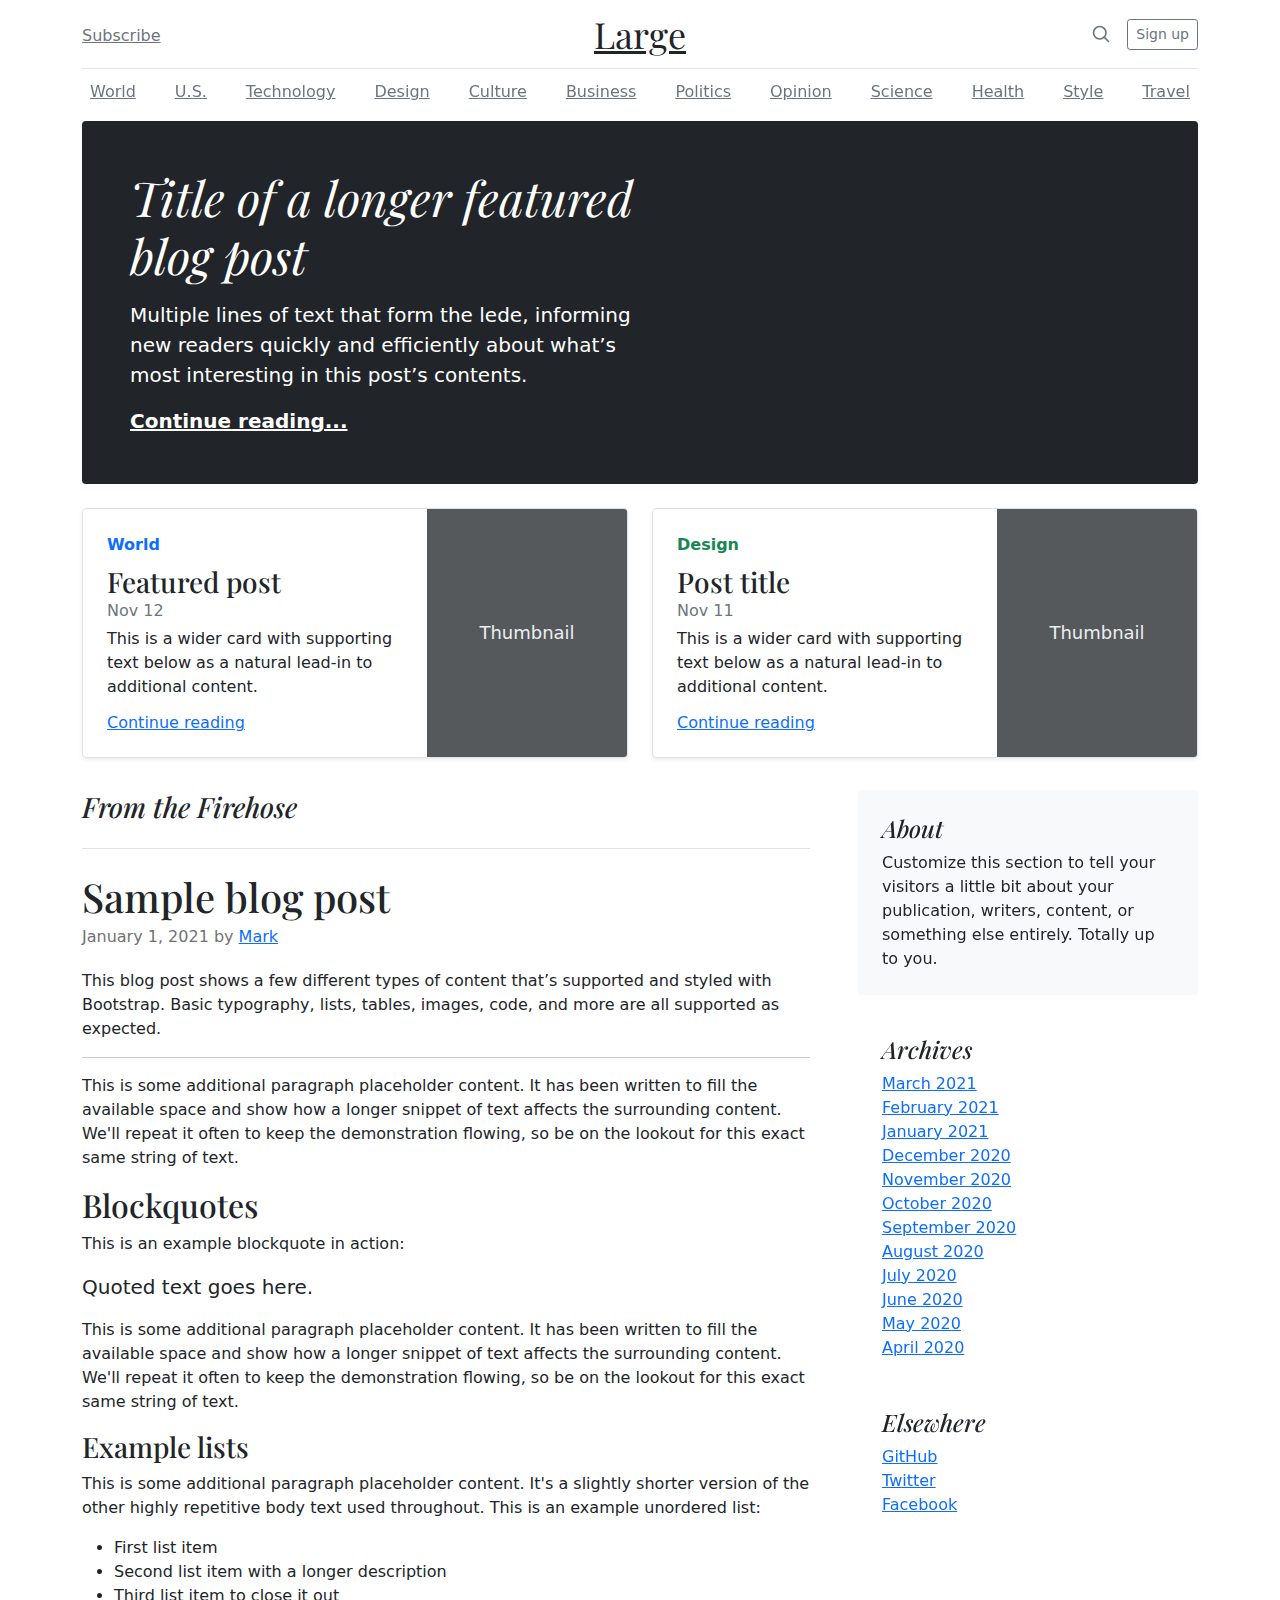
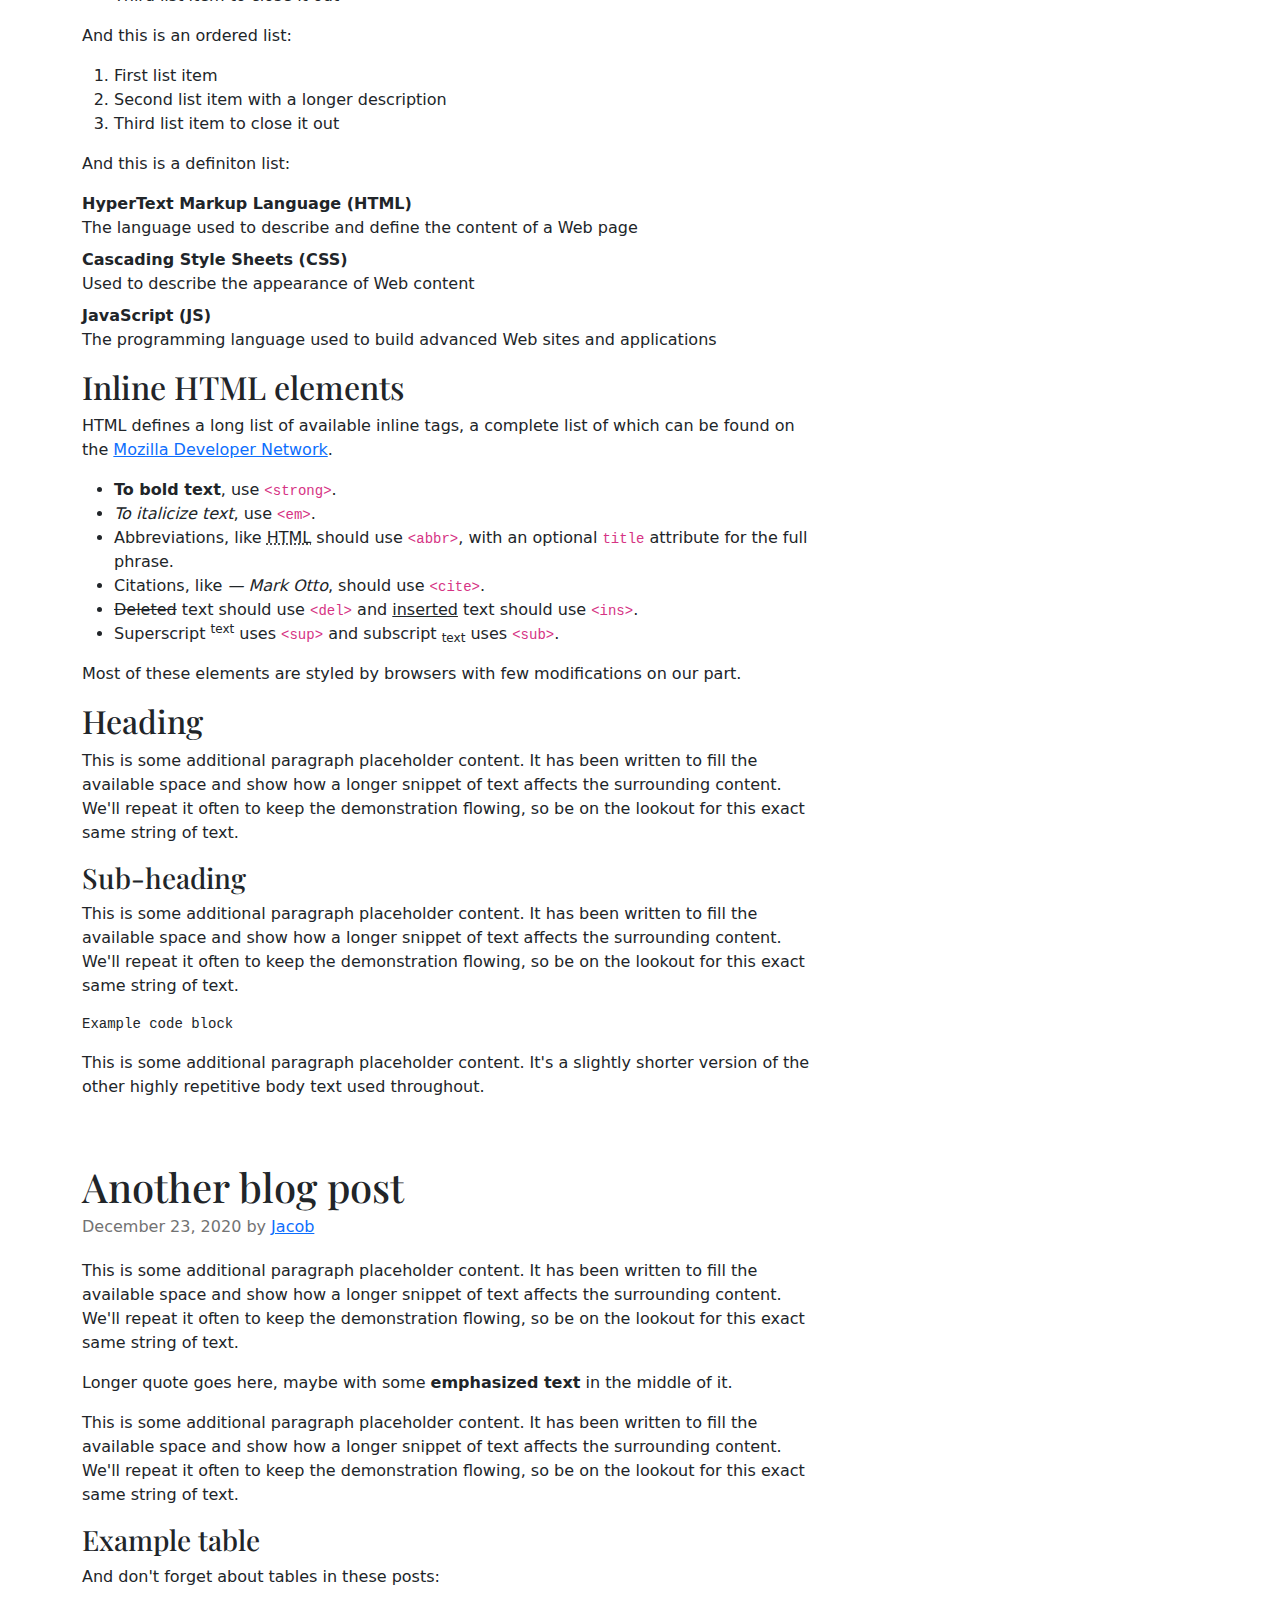
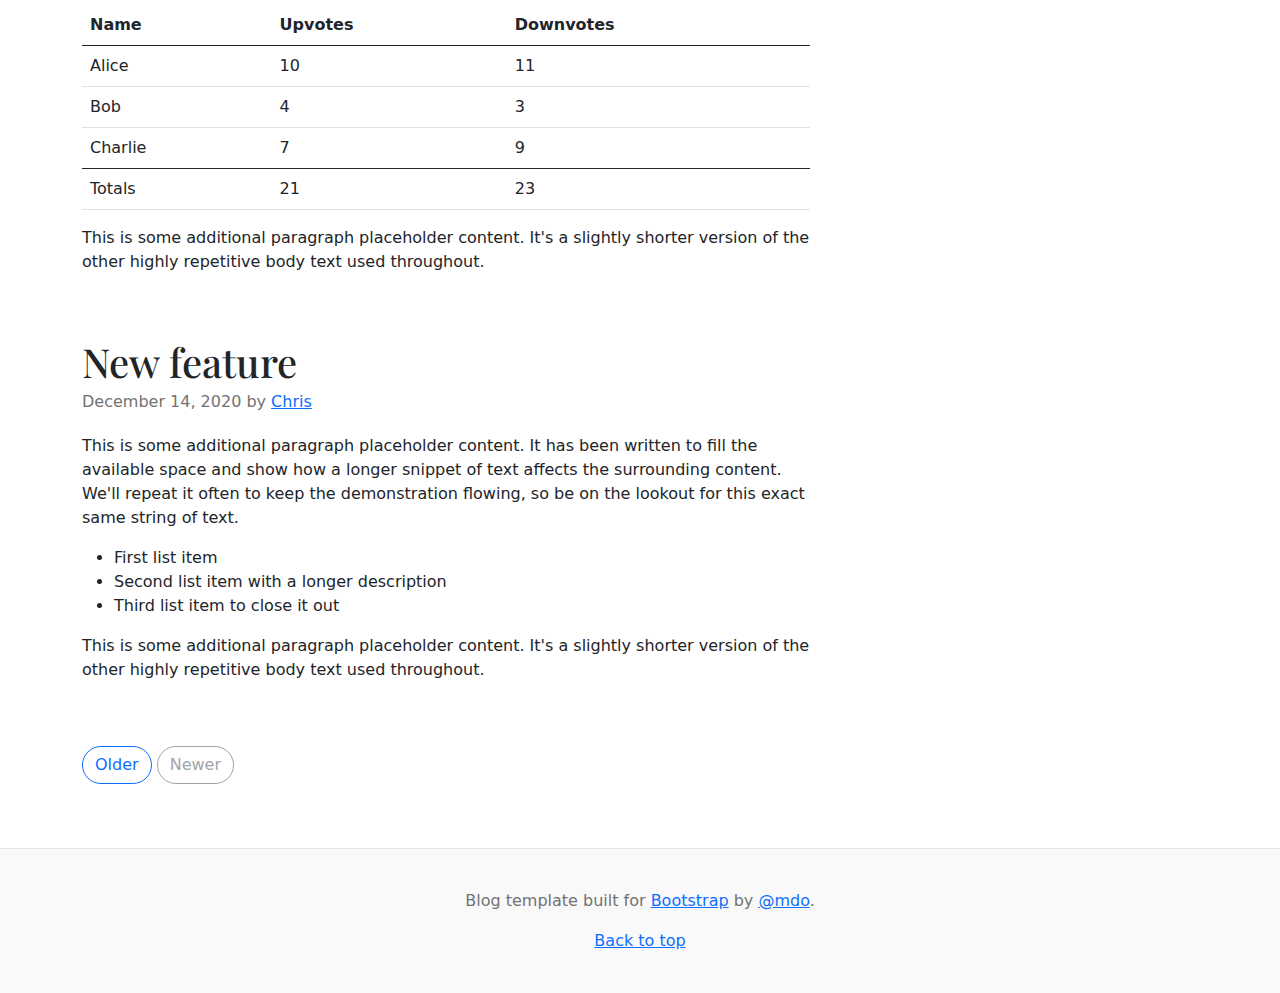
<file: assets/examples/blog/index.html>
<!doctype html>
<html lang="en">
  <head>
    <meta charset="utf-8">
    <meta name="viewport" content="width=device-width, initial-scale=1">
    <meta name="description" content="">
    <meta name="author" content="Mark Otto, Jacob Thornton, and Bootstrap contributors">
    <meta name="generator" content="Hugo 0.84.0">
    <title>Blog Template · Bootstrap v5.0</title>

    <link rel="canonical" href="https://getbootstrap.com/docs/5.0/examples/blog/">

    

    <!-- Bootstrap core CSS -->
<link href="../assets/dist/css/bootstrap.min.css" rel="stylesheet">

    <style>
      .bd-placeholder-img {
        font-size: 1.125rem;
        text-anchor: middle;
        -webkit-user-select: none;
        -moz-user-select: none;
        user-select: none;
      }

      @media (min-width: 768px) {
        .bd-placeholder-img-lg {
          font-size: 3.5rem;
        }
      }
    </style>

    
    <!-- Custom styles for this template -->
    <link href="https://fonts.googleapis.com/css?family=Playfair&#43;Display:700,900&amp;display=swap" rel="stylesheet">
    <!-- Custom styles for this template -->
    <link href="blog.css" rel="stylesheet">
  </head>
  <body>
    
<div class="container">
  <header class="blog-header py-3">
    <div class="row flex-nowrap justify-content-between align-items-center">
      <div class="col-4 pt-1">
        <a class="link-secondary" href="#">Subscribe</a>
      </div>
      <div class="col-4 text-center">
        <a class="blog-header-logo text-dark" href="#">Large</a>
      </div>
      <div class="col-4 d-flex justify-content-end align-items-center">
        <a class="link-secondary" href="#" aria-label="Search">
          <svg xmlns="http://www.w3.org/2000/svg" width="20" height="20" fill="none" stroke="currentColor" stroke-linecap="round" stroke-linejoin="round" stroke-width="2" class="mx-3" role="img" viewBox="0 0 24 24"><title>Search</title><circle cx="10.5" cy="10.5" r="7.5"/><path d="M21 21l-5.2-5.2"/></svg>
        </a>
        <a class="btn btn-sm btn-outline-secondary" href="#">Sign up</a>
      </div>
    </div>
  </header>

  <div class="nav-scroller py-1 mb-2">
    <nav class="nav d-flex justify-content-between">
      <a class="p-2 link-secondary" href="#">World</a>
      <a class="p-2 link-secondary" href="#">U.S.</a>
      <a class="p-2 link-secondary" href="#">Technology</a>
      <a class="p-2 link-secondary" href="#">Design</a>
      <a class="p-2 link-secondary" href="#">Culture</a>
      <a class="p-2 link-secondary" href="#">Business</a>
      <a class="p-2 link-secondary" href="#">Politics</a>
      <a class="p-2 link-secondary" href="#">Opinion</a>
      <a class="p-2 link-secondary" href="#">Science</a>
      <a class="p-2 link-secondary" href="#">Health</a>
      <a class="p-2 link-secondary" href="#">Style</a>
      <a class="p-2 link-secondary" href="#">Travel</a>
    </nav>
  </div>
</div>

<main class="container">
  <div class="p-4 p-md-5 mb-4 text-white rounded bg-dark">
    <div class="col-md-6 px-0">
      <h1 class="display-4 fst-italic">Title of a longer featured blog post</h1>
      <p class="lead my-3">Multiple lines of text that form the lede, informing new readers quickly and efficiently about what’s most interesting in this post’s contents.</p>
      <p class="lead mb-0"><a href="#" class="text-white fw-bold">Continue reading...</a></p>
    </div>
  </div>

  <div class="row mb-2">
    <div class="col-md-6">
      <div class="row g-0 border rounded overflow-hidden flex-md-row mb-4 shadow-sm h-md-250 position-relative">
        <div class="col p-4 d-flex flex-column position-static">
          <strong class="d-inline-block mb-2 text-primary">World</strong>
          <h3 class="mb-0">Featured post</h3>
          <div class="mb-1 text-muted">Nov 12</div>
          <p class="card-text mb-auto">This is a wider card with supporting text below as a natural lead-in to additional content.</p>
          <a href="#" class="stretched-link">Continue reading</a>
        </div>
        <div class="col-auto d-none d-lg-block">
          <svg class="bd-placeholder-img" width="200" height="250" xmlns="http://www.w3.org/2000/svg" role="img" aria-label="Placeholder: Thumbnail" preserveAspectRatio="xMidYMid slice" focusable="false"><title>Placeholder</title><rect width="100%" height="100%" fill="#55595c"/><text x="50%" y="50%" fill="#eceeef" dy=".3em">Thumbnail</text></svg>

        </div>
      </div>
    </div>
    <div class="col-md-6">
      <div class="row g-0 border rounded overflow-hidden flex-md-row mb-4 shadow-sm h-md-250 position-relative">
        <div class="col p-4 d-flex flex-column position-static">
          <strong class="d-inline-block mb-2 text-success">Design</strong>
          <h3 class="mb-0">Post title</h3>
          <div class="mb-1 text-muted">Nov 11</div>
          <p class="mb-auto">This is a wider card with supporting text below as a natural lead-in to additional content.</p>
          <a href="#" class="stretched-link">Continue reading</a>
        </div>
        <div class="col-auto d-none d-lg-block">
          <svg class="bd-placeholder-img" width="200" height="250" xmlns="http://www.w3.org/2000/svg" role="img" aria-label="Placeholder: Thumbnail" preserveAspectRatio="xMidYMid slice" focusable="false"><title>Placeholder</title><rect width="100%" height="100%" fill="#55595c"/><text x="50%" y="50%" fill="#eceeef" dy=".3em">Thumbnail</text></svg>

        </div>
      </div>
    </div>
  </div>

  <div class="row g-5">
    <div class="col-md-8">
      <h3 class="pb-4 mb-4 fst-italic border-bottom">
        From the Firehose
      </h3>

      <article class="blog-post">
        <h2 class="blog-post-title">Sample blog post</h2>
        <p class="blog-post-meta">January 1, 2021 by <a href="#">Mark</a></p>

        <p>This blog post shows a few different types of content that’s supported and styled with Bootstrap. Basic typography, lists, tables, images, code, and more are all supported as expected.</p>
        <hr>
        <p>This is some additional paragraph placeholder content. It has been written to fill the available space and show how a longer snippet of text affects the surrounding content. We'll repeat it often to keep the demonstration flowing, so be on the lookout for this exact same string of text.</p>
        <h2>Blockquotes</h2>
        <p>This is an example blockquote in action:</p>
        <blockquote class="blockquote">
          <p>Quoted text goes here.</p>
        </blockquote>
        <p>This is some additional paragraph placeholder content. It has been written to fill the available space and show how a longer snippet of text affects the surrounding content. We'll repeat it often to keep the demonstration flowing, so be on the lookout for this exact same string of text.</p>
        <h3>Example lists</h3>
        <p>This is some additional paragraph placeholder content. It's a slightly shorter version of the other highly repetitive body text used throughout. This is an example unordered list:</p>
        <ul>
          <li>First list item</li>
          <li>Second list item with a longer description</li>
          <li>Third list item to close it out</li>
        </ul>
        <p>And this is an ordered list:</p>
        <ol>
          <li>First list item</li>
          <li>Second list item with a longer description</li>
          <li>Third list item to close it out</li>
        </ol>
        <p>And this is a definiton list:</p>
        <dl>
          <dt>HyperText Markup Language (HTML)</dt>
          <dd>The language used to describe and define the content of a Web page</dd>
          <dt>Cascading Style Sheets (CSS)</dt>
          <dd>Used to describe the appearance of Web content</dd>
          <dt>JavaScript (JS)</dt>
          <dd>The programming language used to build advanced Web sites and applications</dd>
        </dl>
        <h2>Inline HTML elements</h2>
        <p>HTML defines a long list of available inline tags, a complete list of which can be found on the <a href="https://developer.mozilla.org/en-US/docs/Web/HTML/Element">Mozilla Developer Network</a>.</p>
        <ul>
          <li><strong>To bold text</strong>, use <code class="language-plaintext highlighter-rouge">&lt;strong&gt;</code>.</li>
          <li><em>To italicize text</em>, use <code class="language-plaintext highlighter-rouge">&lt;em&gt;</code>.</li>
          <li>Abbreviations, like <abbr title="HyperText Markup Langage">HTML</abbr> should use <code class="language-plaintext highlighter-rouge">&lt;abbr&gt;</code>, with an optional <code class="language-plaintext highlighter-rouge">title</code> attribute for the full phrase.</li>
          <li>Citations, like <cite>— Mark Otto</cite>, should use <code class="language-plaintext highlighter-rouge">&lt;cite&gt;</code>.</li>
          <li><del>Deleted</del> text should use <code class="language-plaintext highlighter-rouge">&lt;del&gt;</code> and <ins>inserted</ins> text should use <code class="language-plaintext highlighter-rouge">&lt;ins&gt;</code>.</li>
          <li>Superscript <sup>text</sup> uses <code class="language-plaintext highlighter-rouge">&lt;sup&gt;</code> and subscript <sub>text</sub> uses <code class="language-plaintext highlighter-rouge">&lt;sub&gt;</code>.</li>
        </ul>
        <p>Most of these elements are styled by browsers with few modifications on our part.</p>
        <h2>Heading</h2>
        <p>This is some additional paragraph placeholder content. It has been written to fill the available space and show how a longer snippet of text affects the surrounding content. We'll repeat it often to keep the demonstration flowing, so be on the lookout for this exact same string of text.</p>
        <h3>Sub-heading</h3>
        <p>This is some additional paragraph placeholder content. It has been written to fill the available space and show how a longer snippet of text affects the surrounding content. We'll repeat it often to keep the demonstration flowing, so be on the lookout for this exact same string of text.</p>
        <pre><code>Example code block</code></pre>
        <p>This is some additional paragraph placeholder content. It's a slightly shorter version of the other highly repetitive body text used throughout.</p>
      </article>

      <article class="blog-post">
        <h2 class="blog-post-title">Another blog post</h2>
        <p class="blog-post-meta">December 23, 2020 by <a href="#">Jacob</a></p>

        <p>This is some additional paragraph placeholder content. It has been written to fill the available space and show how a longer snippet of text affects the surrounding content. We'll repeat it often to keep the demonstration flowing, so be on the lookout for this exact same string of text.</p>
        <blockquote>
          <p>Longer quote goes here, maybe with some <strong>emphasized text</strong> in the middle of it.</p>
        </blockquote>
        <p>This is some additional paragraph placeholder content. It has been written to fill the available space and show how a longer snippet of text affects the surrounding content. We'll repeat it often to keep the demonstration flowing, so be on the lookout for this exact same string of text.</p>
        <h3>Example table</h3>
        <p>And don't forget about tables in these posts:</p>
        <table class="table">
          <thead>
            <tr>
              <th>Name</th>
              <th>Upvotes</th>
              <th>Downvotes</th>
            </tr>
          </thead>
          <tbody>
            <tr>
              <td>Alice</td>
              <td>10</td>
              <td>11</td>
            </tr>
            <tr>
              <td>Bob</td>
              <td>4</td>
              <td>3</td>
            </tr>
            <tr>
              <td>Charlie</td>
              <td>7</td>
              <td>9</td>
            </tr>
          </tbody>
          <tfoot>
            <tr>
              <td>Totals</td>
              <td>21</td>
              <td>23</td>
            </tr>
          </tfoot>
        </table>

        <p>This is some additional paragraph placeholder content. It's a slightly shorter version of the other highly repetitive body text used throughout.</p>
      </article>

      <article class="blog-post">
        <h2 class="blog-post-title">New feature</h2>
        <p class="blog-post-meta">December 14, 2020 by <a href="#">Chris</a></p>

        <p>This is some additional paragraph placeholder content. It has been written to fill the available space and show how a longer snippet of text affects the surrounding content. We'll repeat it often to keep the demonstration flowing, so be on the lookout for this exact same string of text.</p>
        <ul>
          <li>First list item</li>
          <li>Second list item with a longer description</li>
          <li>Third list item to close it out</li>
        </ul>
        <p>This is some additional paragraph placeholder content. It's a slightly shorter version of the other highly repetitive body text used throughout.</p>
      </article>

      <nav class="blog-pagination" aria-label="Pagination">
        <a class="btn btn-outline-primary" href="#">Older</a>
        <a class="btn btn-outline-secondary disabled" href="#" tabindex="-1" aria-disabled="true">Newer</a>
      </nav>

    </div>

    <div class="col-md-4">
      <div class="position-sticky" style="top: 2rem;">
        <div class="p-4 mb-3 bg-light rounded">
          <h4 class="fst-italic">About</h4>
          <p class="mb-0">Customize this section to tell your visitors a little bit about your publication, writers, content, or something else entirely. Totally up to you.</p>
        </div>

        <div class="p-4">
          <h4 class="fst-italic">Archives</h4>
          <ol class="list-unstyled mb-0">
            <li><a href="#">March 2021</a></li>
            <li><a href="#">February 2021</a></li>
            <li><a href="#">January 2021</a></li>
            <li><a href="#">December 2020</a></li>
            <li><a href="#">November 2020</a></li>
            <li><a href="#">October 2020</a></li>
            <li><a href="#">September 2020</a></li>
            <li><a href="#">August 2020</a></li>
            <li><a href="#">July 2020</a></li>
            <li><a href="#">June 2020</a></li>
            <li><a href="#">May 2020</a></li>
            <li><a href="#">April 2020</a></li>
          </ol>
        </div>

        <div class="p-4">
          <h4 class="fst-italic">Elsewhere</h4>
          <ol class="list-unstyled">
            <li><a href="#">GitHub</a></li>
            <li><a href="#">Twitter</a></li>
            <li><a href="#">Facebook</a></li>
          </ol>
        </div>
      </div>
    </div>
  </div>

</main>

<footer class="blog-footer">
  <p>Blog template built for <a href="https://getbootstrap.com/">Bootstrap</a> by <a href="https://twitter.com/mdo">@mdo</a>.</p>
  <p>
    <a href="#">Back to top</a>
  </p>
</footer>


    
  </body>
</html>
</file>
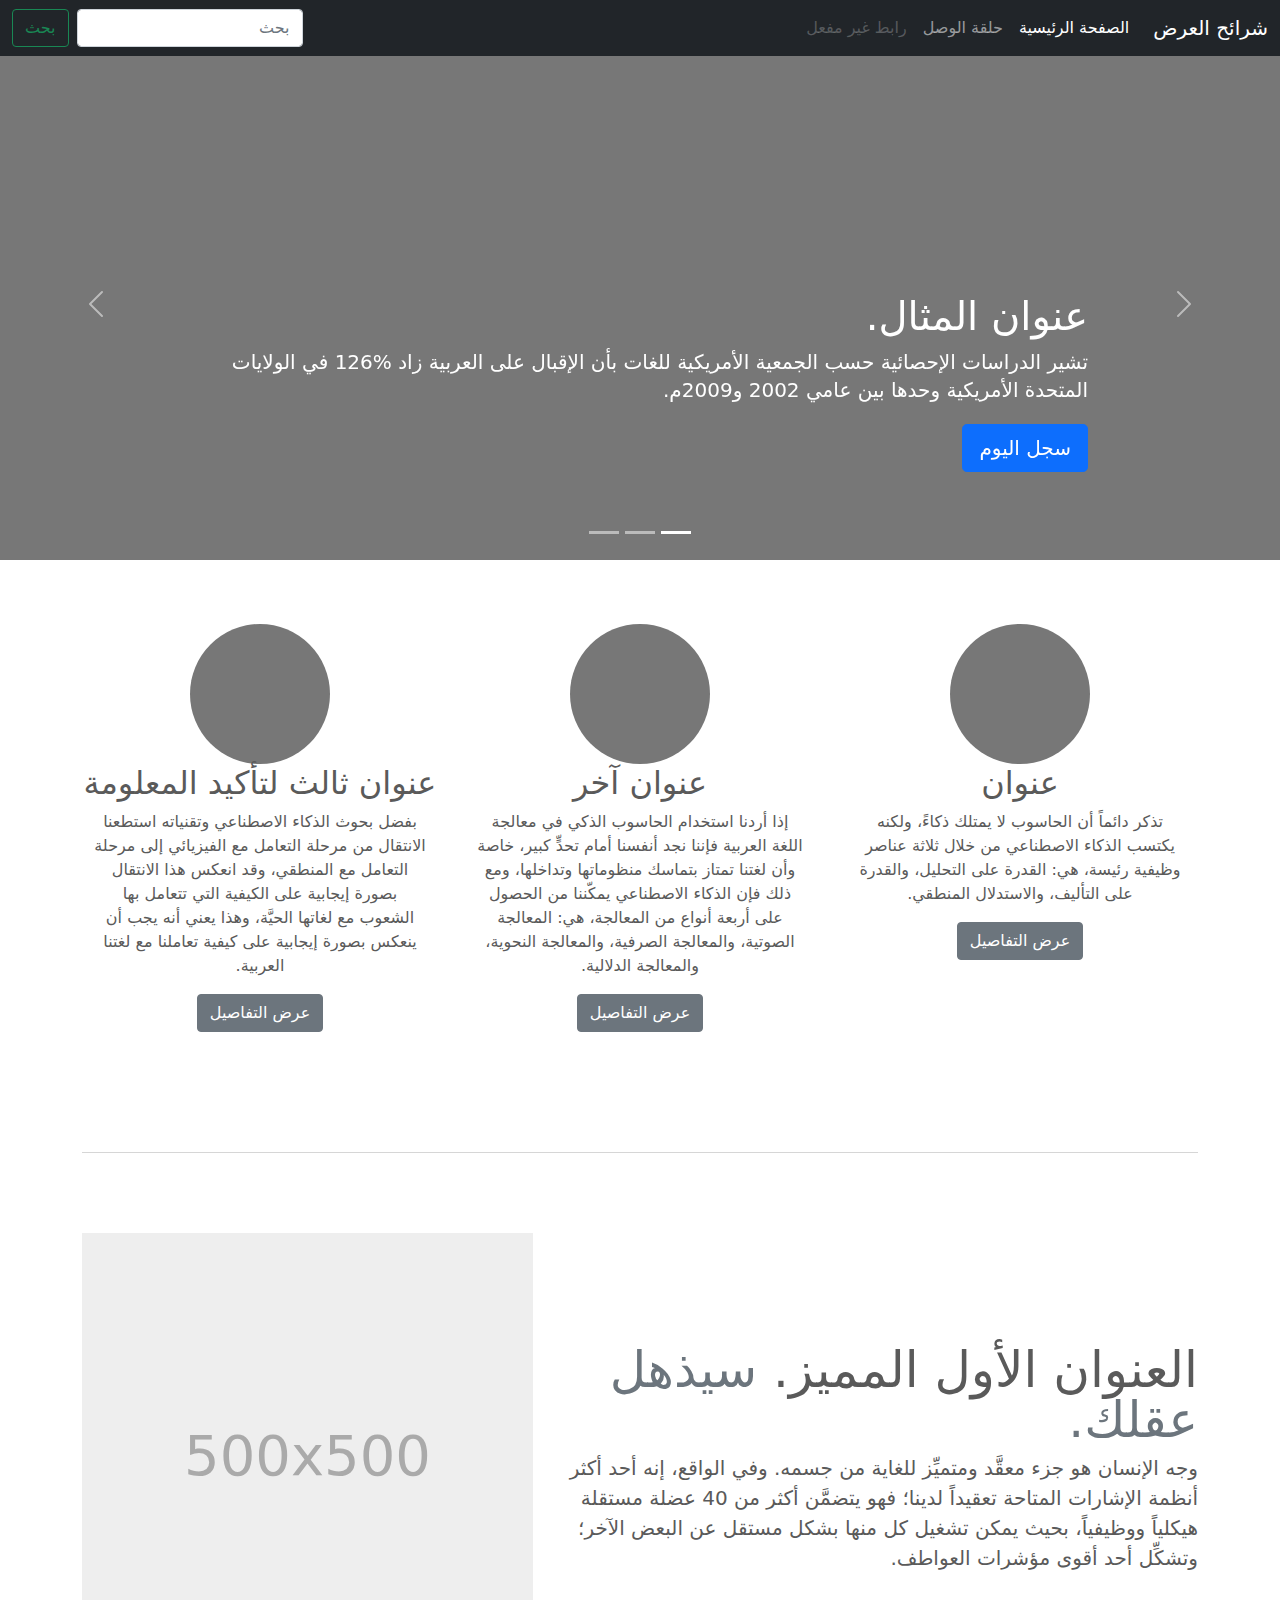
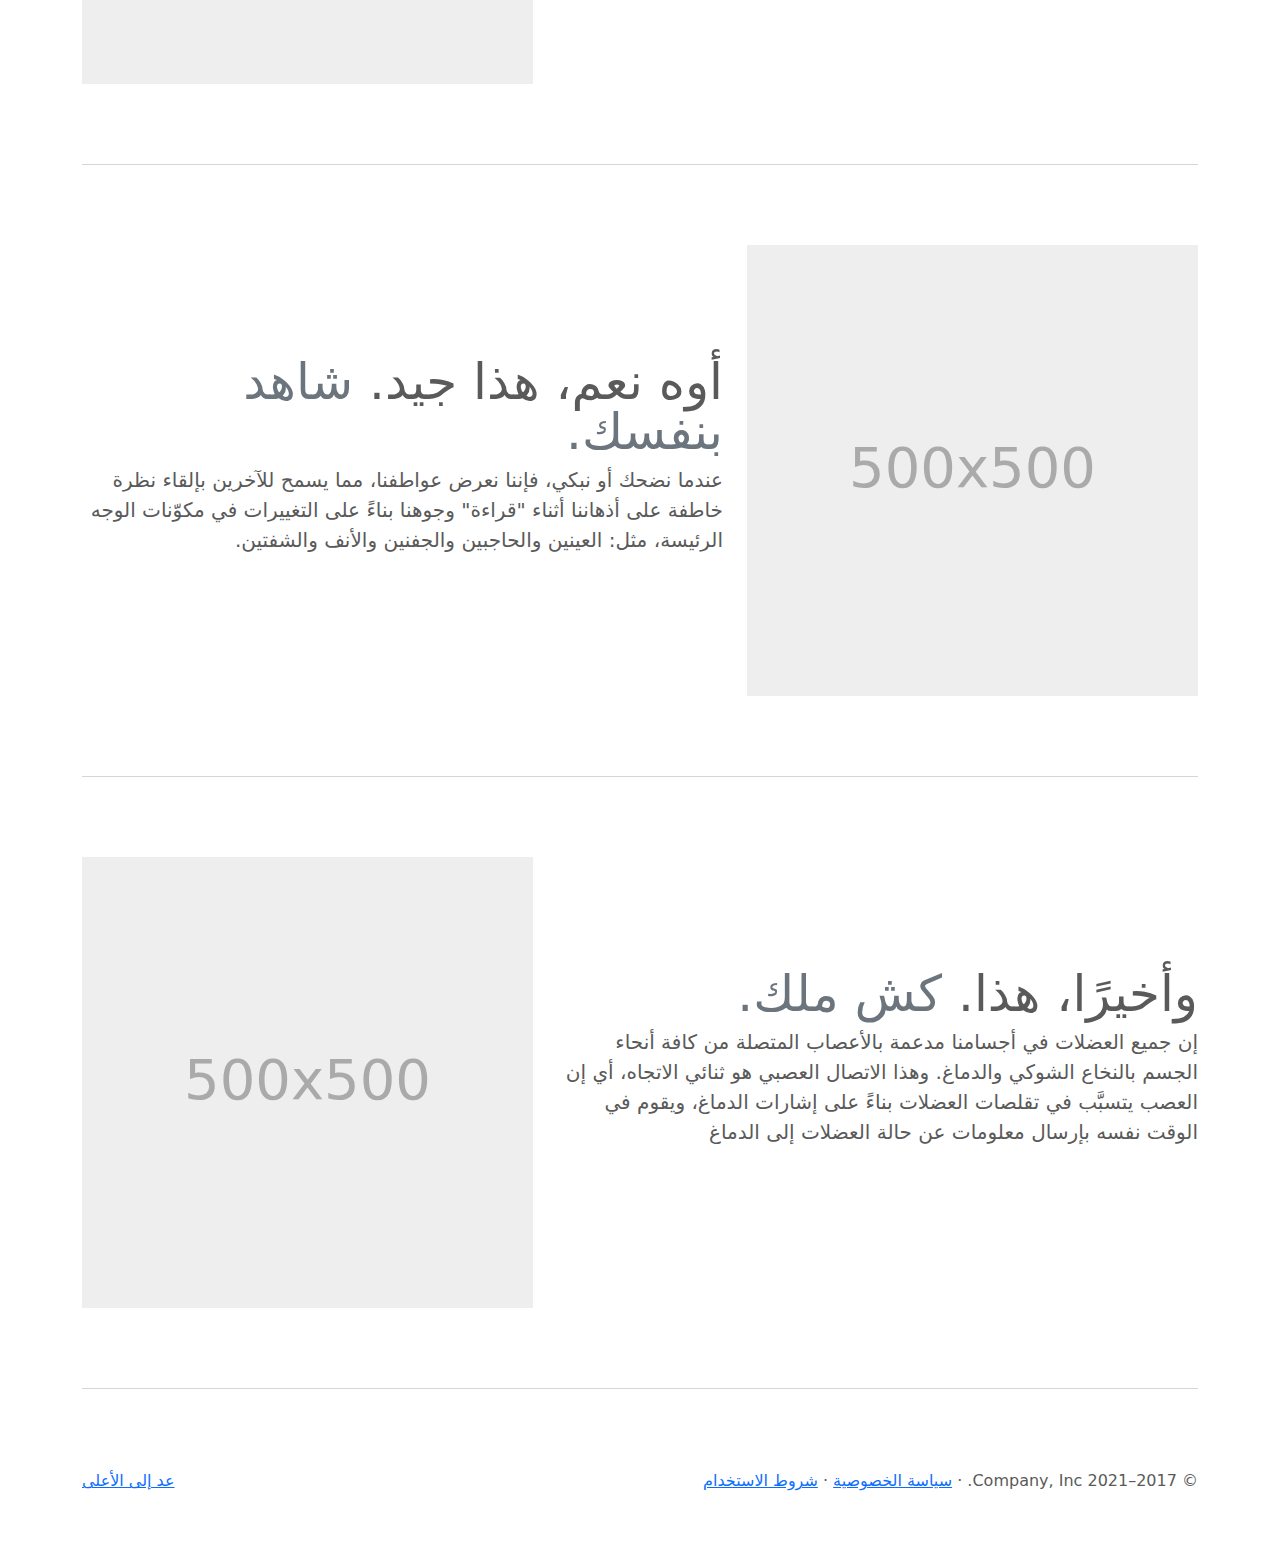
<file: assets/examples/carousel-rtl/index.html>
<!doctype html>
<html lang="ar" dir="rtl">
  <head>
    <meta charset="utf-8">
    <meta name="viewport" content="width=device-width, initial-scale=1">
    <meta name="description" content="">
    <meta name="author" content="Mark Otto, Jacob Thornton, and Bootstrap contributors">
    <meta name="generator" content="Hugo 0.84.0">
    <title>قالب  شرائح العرض · Bootstrap v5.0</title>

    <link rel="canonical" href="https://getbootstrap.com/docs/5.0/examples/carousel-rtl/">

    

    <!-- Bootstrap core CSS -->
<link href="../assets/dist/css/bootstrap.rtl.min.css" rel="stylesheet">

    <style>
      .bd-placeholder-img {
        font-size: 1.125rem;
        text-anchor: middle;
        -webkit-user-select: none;
        -moz-user-select: none;
        user-select: none;
      }

      @media (min-width: 768px) {
        .bd-placeholder-img-lg {
          font-size: 3.5rem;
        }
      }
    </style>

    
    <!-- Custom styles for this template -->
    <link href="../carousel/carousel.rtl.css" rel="stylesheet">
  </head>
  <body>
    
<header>
  <nav class="navbar navbar-expand-md navbar-dark fixed-top bg-dark">
    <div class="container-fluid">
      <a class="navbar-brand" href="#">شرائح العرض</a>
      <button class="navbar-toggler" type="button" data-bs-toggle="collapse" data-bs-target="#navbarCollapse" aria-controls="navbarCollapse" aria-expanded="false" aria-label="تبديل التنقل">
        <span class="navbar-toggler-icon"></span>
      </button>
      <div class="collapse navbar-collapse" id="navbarCollapse">
        <ul class="navbar-nav me-auto mb-2 mb-md-0">
          <li class="nav-item">
            <a class="nav-link active" aria-current="page" href="#">الصفحة الرئيسية</a>
          </li>
          <li class="nav-item">
            <a class="nav-link" href="#">حلقة الوصل</a>
          </li>
          <li class="nav-item">
            <a class="nav-link disabled" href="#" tabindex="-1" aria-disabled="true">رابط غير مفعل</a>
          </li>
        </ul>
        <form class="d-flex">
          <input class="form-control me-2" type="search" placeholder="بحث" aria-label="بحث">
          <button class="btn btn-outline-success" type="submit">بحث</button>
        </form>
      </div>
    </div>
  </nav>
</header>

<main>

  <div id="myCarousel" class="carousel slide" data-bs-ride="carousel">
    <div class="carousel-indicators">
      <button type="button" data-bs-target="#myCarousel" data-bs-slide-to="0" class="active" aria-current="true" aria-label="Slide 1"></button>
      <button type="button" data-bs-target="#myCarousel" data-bs-slide-to="1" aria-label="Slide 2"></button>
      <button type="button" data-bs-target="#myCarousel" data-bs-slide-to="2" aria-label="Slide 3"></button>
    </div>
    <div class="carousel-inner">
      <div class="carousel-item active">
        <svg class="bd-placeholder-img" width="100%" height="100%" xmlns="http://www.w3.org/2000/svg" aria-hidden="true" preserveAspectRatio="xMidYMid slice" focusable="false"><rect width="100%" height="100%" fill="#777"/></svg>

        <div class="container">
          <div class="carousel-caption text-start">
            <h1>عنوان المثال.</h1>
            <p>تشير الدراسات الإحصائية حسب الجمعية الأمريكية للغات بأن الإقبال على العربية زاد %126 في الولايات المتحدة الأمريكية وحدها بين عامي 2002 و2009م.</p>
            <p><a class="btn btn-lg btn-primary" href="#">سجل اليوم</a></p>
          </div>
        </div>
      </div>
      <div class="carousel-item">
        <svg class="bd-placeholder-img" width="100%" height="100%" xmlns="http://www.w3.org/2000/svg" aria-hidden="true" preserveAspectRatio="xMidYMid slice" focusable="false"><rect width="100%" height="100%" fill="#777"/></svg>

        <div class="container">
          <div class="carousel-caption">
            <h1>عنوان مثال آخر.</h1>
            <p>حسب المجلس الثقافي البريطاني فإن تعليم الإنجليزية داخل بريطانيا يسهم في تعزيز اقتصادها بما يتجاوز ملياري جنيه سنوياً، كما أنه وفر أكثر من 26 ألف وظيفة.</p>
            <p><a class="btn btn-lg btn-primary" href="#">أعرف أكثر</a></p>
          </div>
        </div>
      </div>
      <div class="carousel-item">
        <svg class="bd-placeholder-img" width="100%" height="100%" xmlns="http://www.w3.org/2000/svg" aria-hidden="true" preserveAspectRatio="xMidYMid slice" focusable="false"><rect width="100%" height="100%" fill="#777"/></svg>

        <div class="container">
          <div class="carousel-caption text-end">
            <h1>واحد أكثر لقياس جيد.</h1>
            <p>الإحصاءات لحجم الاستثمار اللغوي خارج بريطانيا تتفاوت من سنة لأخرى إلا أن المدير التنفيذي للمجلس الثقافي البريطاني إدي بايرز يرى أن استثمار تعليم الإنجليزية في الخارج لا يحسب على المستوى المالي فحسب بل على المستوى السياسي أيضاً.</p>
            <p><a class="btn btn-lg btn-primary" href="#">تصفح المعرض</a></p>
          </div>
        </div>
      </div>
    </div>
    <button class="carousel-control-prev" type="button" data-bs-target="#myCarousel" data-bs-slide="prev">
      <span class="carousel-control-prev-icon" aria-hidden="true"></span>
      <span class="visually-hidden">السابق</span>
    </button>
    <button class="carousel-control-next" type="button" data-bs-target="#myCarousel" data-bs-slide="next">
      <span class="carousel-control-next-icon" aria-hidden="true"></span>
      <span class="visually-hidden">التالي</span>
    </button>
  </div>


  <!-- Marketing messaging and featurettes
  ================================================== -->
  <!-- Wrap the rest of the page in another container to center all the content. -->

  <div class="container marketing">

    <!-- Three columns of text below the carousel -->
    <div class="row">
      <div class="col-lg-4">
        <svg class="bd-placeholder-img rounded-circle" width="140" height="140" xmlns="http://www.w3.org/2000/svg" role="img" aria-label="Placeholder: 140x140" preserveAspectRatio="xMidYMid slice" focusable="false"><title>Placeholder</title><rect width="100%" height="100%" fill="#777"/><text x="50%" y="50%" fill="#777" dy=".3em">140x140</text></svg>

        <h2>عنوان</h2>
        <p>تذكر دائماً أن الحاسوب لا يمتلك ذكاءً، ولكنه يكتسب الذكاء الاصطناعي من خلال ثلاثة عناصر وظيفية رئيسة، هي: القدرة على التحليل، والقدرة على التأليف، والاستدلال المنطقي.</p>
        <p><a class="btn btn-secondary" href="#">عرض التفاصيل</a></p>
      </div><!-- /.col-lg-4 -->
      <div class="col-lg-4">
        <svg class="bd-placeholder-img rounded-circle" width="140" height="140" xmlns="http://www.w3.org/2000/svg" role="img" aria-label="Placeholder: 140x140" preserveAspectRatio="xMidYMid slice" focusable="false"><title>Placeholder</title><rect width="100%" height="100%" fill="#777"/><text x="50%" y="50%" fill="#777" dy=".3em">140x140</text></svg>

        <h2>عنوان آخر</h2>
        <p>إذا أردنا استخدام الحاسوب الذكي في معالجة اللغة العربية فإننا نجد أنفسنا أمام تحدٍّ كبير، خاصة وأن لغتنا تمتاز بتماسك منظوماتها وتداخلها، ومع ذلك فإن الذكاء الاصطناعي يمكّننا من الحصول على أربعة أنواع من المعالجة، هي: المعالجة الصوتية، والمعالجة الصرفية، والمعالجة النحوية، والمعالجة الدلالية.</p>
        <p><a class="btn btn-secondary" href="#">عرض التفاصيل</a></p>
      </div><!-- /.col-lg-4 -->
      <div class="col-lg-4">
        <svg class="bd-placeholder-img rounded-circle" width="140" height="140" xmlns="http://www.w3.org/2000/svg" role="img" aria-label="Placeholder: 140x140" preserveAspectRatio="xMidYMid slice" focusable="false"><title>Placeholder</title><rect width="100%" height="100%" fill="#777"/><text x="50%" y="50%" fill="#777" dy=".3em">140x140</text></svg>

        <h2>عنوان ثالث لتأكيد المعلومة</h2>
        <p>بفضل بحوث الذكاء الاصطناعي وتقنياته استطعنا الانتقال من مرحلة التعامل مع الفيزيائي إلى مرحلة التعامل مع المنطقي، وقد انعكس هذا الانتقال بصورة إيجابية على الكيفية التي تتعامل بها الشعوب مع لغاتها الحيَّة، وهذا يعني أنه يجب أن ينعكس بصورة إيجابية على كيفية تعاملنا مع لغتنا العربية.</p>
        <p><a class="btn btn-secondary" href="#">عرض التفاصيل</a></p>
      </div><!-- /.col-lg-4 -->
    </div><!-- /.row -->


    <!-- START THE FEATURETTES -->

    <hr class="featurette-divider">

    <div class="row featurette">
      <div class="col-md-7">
        <h2 class="featurette-heading">العنوان الأول المميز. <span class="text-muted"> سيذهل عقلك. </span></h2>
        <p class="lead">وجه الإنسان هو جزء معقَّد ومتميِّز للغاية من جسمه. وفي الواقع، إنه أحد أكثر أنظمة الإشارات المتاحة تعقيداً لدينا؛ فهو يتضمَّن أكثر من 40 عضلة مستقلة هيكلياً ووظيفياً، بحيث يمكن تشغيل كل منها بشكل مستقل عن البعض الآخر؛ وتشكِّل أحد أقوى مؤشرات العواطف.</p>
      </div>
      <div class="col-md-5">
        <svg class="bd-placeholder-img bd-placeholder-img-lg featurette-image img-fluid mx-auto" width="500" height="500" xmlns="http://www.w3.org/2000/svg" role="img" aria-label="Placeholder: 500x500" preserveAspectRatio="xMidYMid slice" focusable="false"><title>Placeholder</title><rect width="100%" height="100%" fill="#eee"/><text x="50%" y="50%" fill="#aaa" dy=".3em">500x500</text></svg>

      </div>
    </div>

    <hr class="featurette-divider">

    <div class="row featurette">
      <div class="col-md-7 order-md-2">
        <h2 class="featurette-heading">أوه نعم، هذا جيد. <span class="text-muted"> شاهد بنفسك. </span></h2>
        <p class="lead">عندما نضحك أو نبكي، فإننا نعرض عواطفنا، مما يسمح للآخرين بإلقاء نظرة خاطفة على أذهاننا أثناء "قراءة" وجوهنا بناءً على التغييرات في مكوّنات الوجه الرئيسة، مثل: العينين والحاجبين والجفنين والأنف والشفتين.</p>
      </div>
      <div class="col-md-5 order-md-1">
        <svg class="bd-placeholder-img bd-placeholder-img-lg featurette-image img-fluid mx-auto" width="500" height="500" xmlns="http://www.w3.org/2000/svg" role="img" aria-label="Placeholder: 500x500" preserveAspectRatio="xMidYMid slice" focusable="false"><title>Placeholder</title><rect width="100%" height="100%" fill="#eee"/><text x="50%" y="50%" fill="#aaa" dy=".3em">500x500</text></svg>

      </div>
    </div>

    <hr class="featurette-divider">

    <div class="row featurette">
      <div class="col-md-7">
        <h2 class="featurette-heading">وأخيرًا، هذا. <span class="text-muted"> كش ملك. </span></h2>
        <p class="lead">إن جميع العضلات في أجسامنا مدعمة بالأعصاب المتصلة من كافة أنحاء الجسم بالنخاع الشوكي والدماغ. وهذا الاتصال العصبي هو ثنائي الاتجاه، أي إن العصب يتسبَّب في تقلصات العضلات بناءً على إشارات الدماغ، ويقوم في الوقت نفسه بإرسال معلومات عن حالة العضلات إلى الدماغ</p>
      </div>
      <div class="col-md-5">
        <svg class="bd-placeholder-img bd-placeholder-img-lg featurette-image img-fluid mx-auto" width="500" height="500" xmlns="http://www.w3.org/2000/svg" role="img" aria-label="Placeholder: 500x500" preserveAspectRatio="xMidYMid slice" focusable="false"><title>Placeholder</title><rect width="100%" height="100%" fill="#eee"/><text x="50%" y="50%" fill="#aaa" dy=".3em">500x500</text></svg>

      </div>
    </div>

    <hr class="featurette-divider">

    <!-- /END THE FEATURETTES -->

  </div><!-- /.container -->


  <!-- FOOTER -->
  <footer class="container">
    <p class="float-end"><a href="#">عد إلى الأعلى</a></p>
    <p>&copy; 2017–2021 Company, Inc. &middot; <a href="#">سياسة الخصوصية</a> &middot; <a href="#">شروط الاستخدام</a></p>
  </footer>
</main>


    <script src="../assets/dist/js/bootstrap.bundle.min.js"></script>

      
  </body>
</html>
</file>
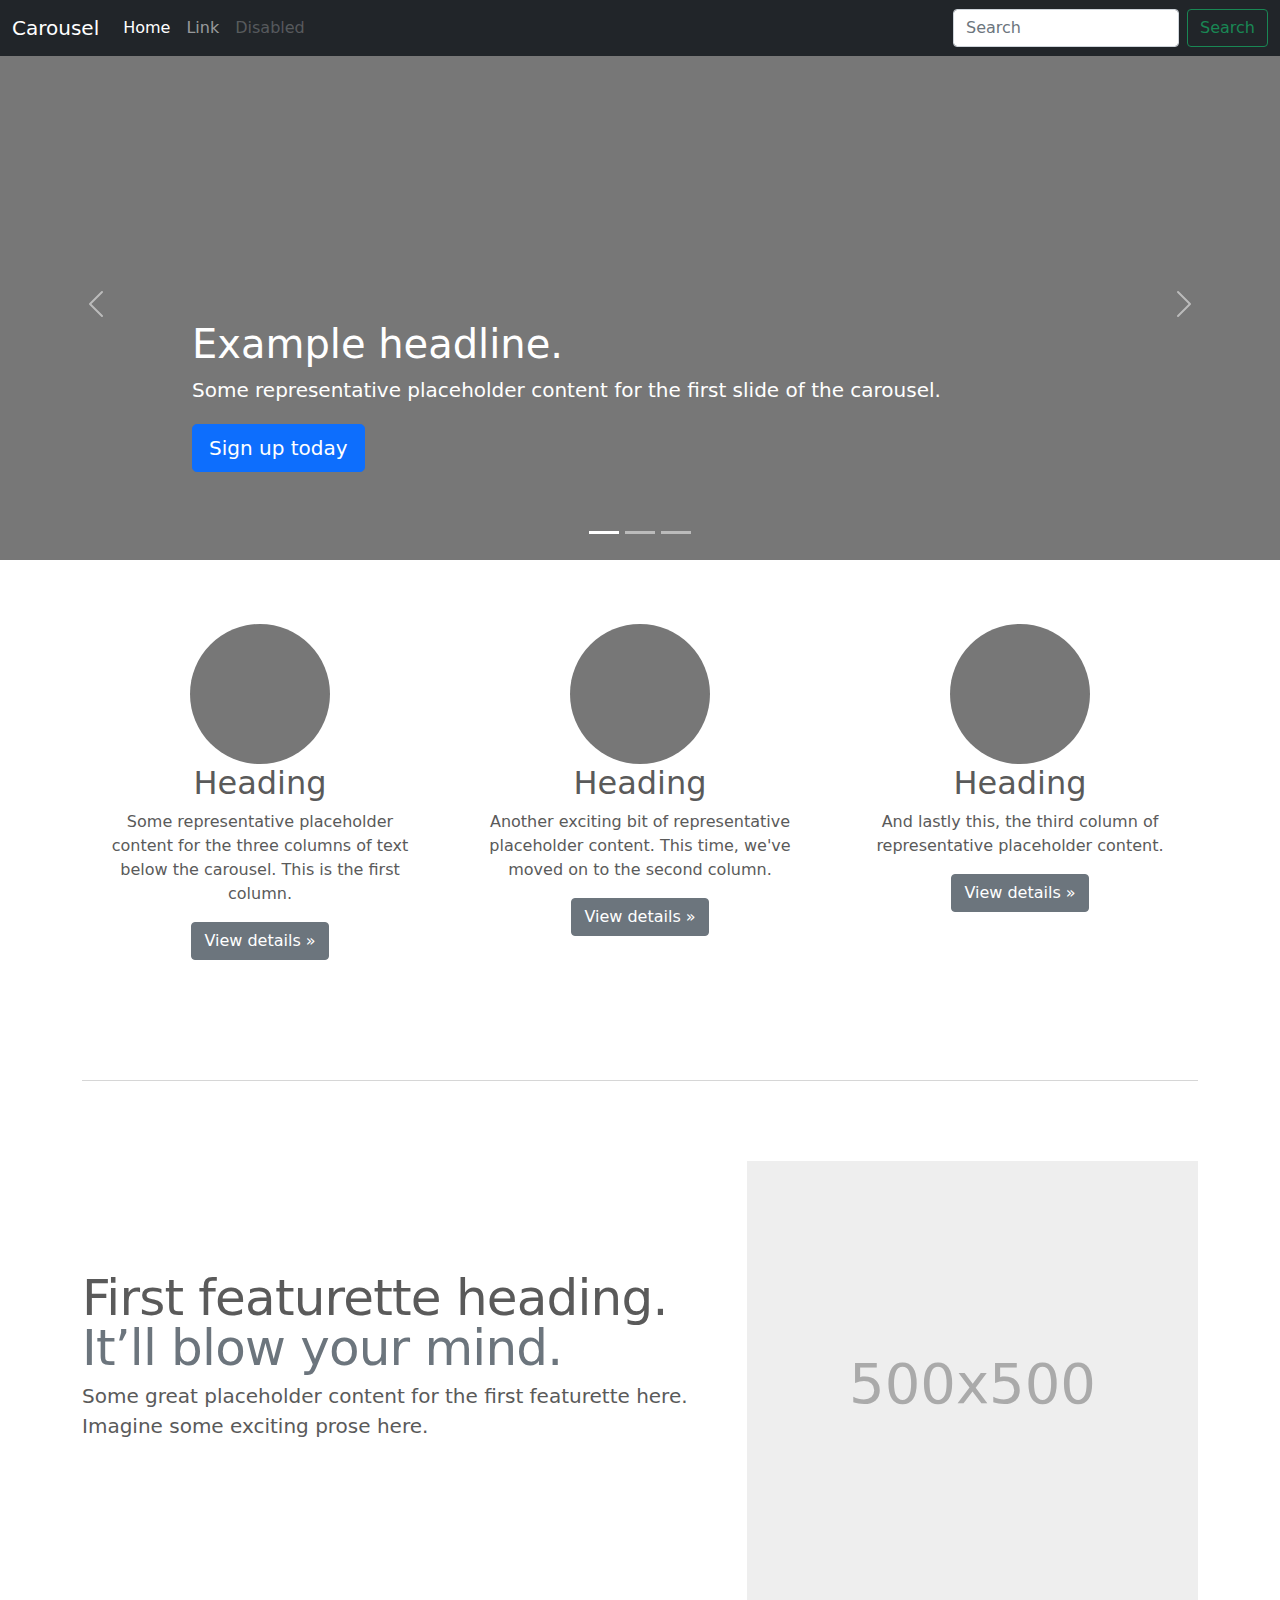
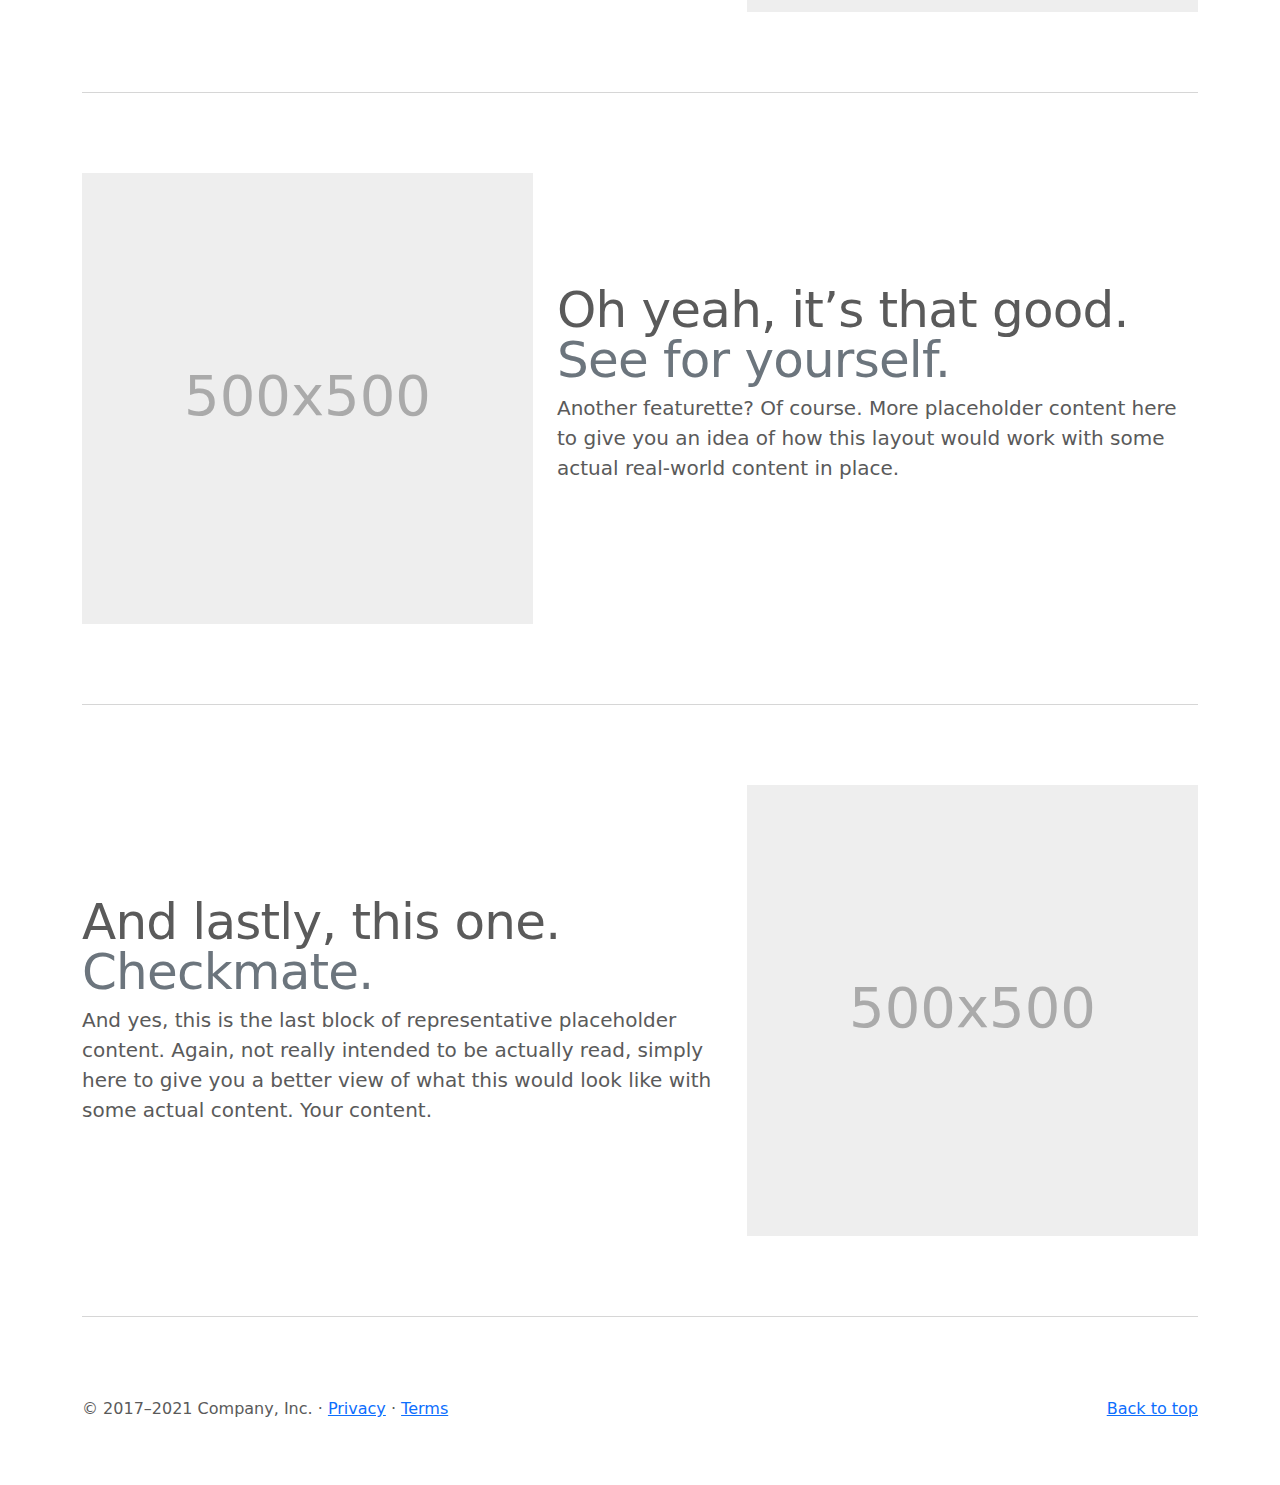
<file: assets/examples/carousel/index.html>
<!doctype html>
<html lang="en">
  <head>
    <meta charset="utf-8">
    <meta name="viewport" content="width=device-width, initial-scale=1">
    <meta name="description" content="">
    <meta name="author" content="Mark Otto, Jacob Thornton, and Bootstrap contributors">
    <meta name="generator" content="Hugo 0.84.0">
    <title>Carousel Template · Bootstrap v5.0</title>

    <link rel="canonical" href="https://getbootstrap.com/docs/5.0/examples/carousel/">

    

    <!-- Bootstrap core CSS -->
<link href="../assets/dist/css/bootstrap.min.css" rel="stylesheet">

    <style>
      .bd-placeholder-img {
        font-size: 1.125rem;
        text-anchor: middle;
        -webkit-user-select: none;
        -moz-user-select: none;
        user-select: none;
      }

      @media (min-width: 768px) {
        .bd-placeholder-img-lg {
          font-size: 3.5rem;
        }
      }
    </style>

    
    <!-- Custom styles for this template -->
    <link href="carousel.css" rel="stylesheet">
  </head>
  <body>
    
<header>
  <nav class="navbar navbar-expand-md navbar-dark fixed-top bg-dark">
    <div class="container-fluid">
      <a class="navbar-brand" href="#">Carousel</a>
      <button class="navbar-toggler" type="button" data-bs-toggle="collapse" data-bs-target="#navbarCollapse" aria-controls="navbarCollapse" aria-expanded="false" aria-label="Toggle navigation">
        <span class="navbar-toggler-icon"></span>
      </button>
      <div class="collapse navbar-collapse" id="navbarCollapse">
        <ul class="navbar-nav me-auto mb-2 mb-md-0">
          <li class="nav-item">
            <a class="nav-link active" aria-current="page" href="#">Home</a>
          </li>
          <li class="nav-item">
            <a class="nav-link" href="#">Link</a>
          </li>
          <li class="nav-item">
            <a class="nav-link disabled" href="#" tabindex="-1" aria-disabled="true">Disabled</a>
          </li>
        </ul>
        <form class="d-flex">
          <input class="form-control me-2" type="search" placeholder="Search" aria-label="Search">
          <button class="btn btn-outline-success" type="submit">Search</button>
        </form>
      </div>
    </div>
  </nav>
</header>

<main>

  <div id="myCarousel" class="carousel slide" data-bs-ride="carousel">
    <div class="carousel-indicators">
      <button type="button" data-bs-target="#myCarousel" data-bs-slide-to="0" class="active" aria-current="true" aria-label="Slide 1"></button>
      <button type="button" data-bs-target="#myCarousel" data-bs-slide-to="1" aria-label="Slide 2"></button>
      <button type="button" data-bs-target="#myCarousel" data-bs-slide-to="2" aria-label="Slide 3"></button>
    </div>
    <div class="carousel-inner">
      <div class="carousel-item active">
        <svg class="bd-placeholder-img" width="100%" height="100%" xmlns="http://www.w3.org/2000/svg" aria-hidden="true" preserveAspectRatio="xMidYMid slice" focusable="false"><rect width="100%" height="100%" fill="#777"/></svg>

        <div class="container">
          <div class="carousel-caption text-start">
            <h1>Example headline.</h1>
            <p>Some representative placeholder content for the first slide of the carousel.</p>
            <p><a class="btn btn-lg btn-primary" href="#">Sign up today</a></p>
          </div>
        </div>
      </div>
      <div class="carousel-item">
        <svg class="bd-placeholder-img" width="100%" height="100%" xmlns="http://www.w3.org/2000/svg" aria-hidden="true" preserveAspectRatio="xMidYMid slice" focusable="false"><rect width="100%" height="100%" fill="#777"/></svg>

        <div class="container">
          <div class="carousel-caption">
            <h1>Another example headline.</h1>
            <p>Some representative placeholder content for the second slide of the carousel.</p>
            <p><a class="btn btn-lg btn-primary" href="#">Learn more</a></p>
          </div>
        </div>
      </div>
      <div class="carousel-item">
        <svg class="bd-placeholder-img" width="100%" height="100%" xmlns="http://www.w3.org/2000/svg" aria-hidden="true" preserveAspectRatio="xMidYMid slice" focusable="false"><rect width="100%" height="100%" fill="#777"/></svg>

        <div class="container">
          <div class="carousel-caption text-end">
            <h1>One more for good measure.</h1>
            <p>Some representative placeholder content for the third slide of this carousel.</p>
            <p><a class="btn btn-lg btn-primary" href="#">Browse gallery</a></p>
          </div>
        </div>
      </div>
    </div>
    <button class="carousel-control-prev" type="button" data-bs-target="#myCarousel" data-bs-slide="prev">
      <span class="carousel-control-prev-icon" aria-hidden="true"></span>
      <span class="visually-hidden">Previous</span>
    </button>
    <button class="carousel-control-next" type="button" data-bs-target="#myCarousel" data-bs-slide="next">
      <span class="carousel-control-next-icon" aria-hidden="true"></span>
      <span class="visually-hidden">Next</span>
    </button>
  </div>


  <!-- Marketing messaging and featurettes
  ================================================== -->
  <!-- Wrap the rest of the page in another container to center all the content. -->

  <div class="container marketing">

    <!-- Three columns of text below the carousel -->
    <div class="row">
      <div class="col-lg-4">
        <svg class="bd-placeholder-img rounded-circle" width="140" height="140" xmlns="http://www.w3.org/2000/svg" role="img" aria-label="Placeholder: 140x140" preserveAspectRatio="xMidYMid slice" focusable="false"><title>Placeholder</title><rect width="100%" height="100%" fill="#777"/><text x="50%" y="50%" fill="#777" dy=".3em">140x140</text></svg>

        <h2>Heading</h2>
        <p>Some representative placeholder content for the three columns of text below the carousel. This is the first column.</p>
        <p><a class="btn btn-secondary" href="#">View details &raquo;</a></p>
      </div><!-- /.col-lg-4 -->
      <div class="col-lg-4">
        <svg class="bd-placeholder-img rounded-circle" width="140" height="140" xmlns="http://www.w3.org/2000/svg" role="img" aria-label="Placeholder: 140x140" preserveAspectRatio="xMidYMid slice" focusable="false"><title>Placeholder</title><rect width="100%" height="100%" fill="#777"/><text x="50%" y="50%" fill="#777" dy=".3em">140x140</text></svg>

        <h2>Heading</h2>
        <p>Another exciting bit of representative placeholder content. This time, we've moved on to the second column.</p>
        <p><a class="btn btn-secondary" href="#">View details &raquo;</a></p>
      </div><!-- /.col-lg-4 -->
      <div class="col-lg-4">
        <svg class="bd-placeholder-img rounded-circle" width="140" height="140" xmlns="http://www.w3.org/2000/svg" role="img" aria-label="Placeholder: 140x140" preserveAspectRatio="xMidYMid slice" focusable="false"><title>Placeholder</title><rect width="100%" height="100%" fill="#777"/><text x="50%" y="50%" fill="#777" dy=".3em">140x140</text></svg>

        <h2>Heading</h2>
        <p>And lastly this, the third column of representative placeholder content.</p>
        <p><a class="btn btn-secondary" href="#">View details &raquo;</a></p>
      </div><!-- /.col-lg-4 -->
    </div><!-- /.row -->


    <!-- START THE FEATURETTES -->

    <hr class="featurette-divider">

    <div class="row featurette">
      <div class="col-md-7">
        <h2 class="featurette-heading">First featurette heading. <span class="text-muted">It’ll blow your mind.</span></h2>
        <p class="lead">Some great placeholder content for the first featurette here. Imagine some exciting prose here.</p>
      </div>
      <div class="col-md-5">
        <svg class="bd-placeholder-img bd-placeholder-img-lg featurette-image img-fluid mx-auto" width="500" height="500" xmlns="http://www.w3.org/2000/svg" role="img" aria-label="Placeholder: 500x500" preserveAspectRatio="xMidYMid slice" focusable="false"><title>Placeholder</title><rect width="100%" height="100%" fill="#eee"/><text x="50%" y="50%" fill="#aaa" dy=".3em">500x500</text></svg>

      </div>
    </div>

    <hr class="featurette-divider">

    <div class="row featurette">
      <div class="col-md-7 order-md-2">
        <h2 class="featurette-heading">Oh yeah, it’s that good. <span class="text-muted">See for yourself.</span></h2>
        <p class="lead">Another featurette? Of course. More placeholder content here to give you an idea of how this layout would work with some actual real-world content in place.</p>
      </div>
      <div class="col-md-5 order-md-1">
        <svg class="bd-placeholder-img bd-placeholder-img-lg featurette-image img-fluid mx-auto" width="500" height="500" xmlns="http://www.w3.org/2000/svg" role="img" aria-label="Placeholder: 500x500" preserveAspectRatio="xMidYMid slice" focusable="false"><title>Placeholder</title><rect width="100%" height="100%" fill="#eee"/><text x="50%" y="50%" fill="#aaa" dy=".3em">500x500</text></svg>

      </div>
    </div>

    <hr class="featurette-divider">

    <div class="row featurette">
      <div class="col-md-7">
        <h2 class="featurette-heading">And lastly, this one. <span class="text-muted">Checkmate.</span></h2>
        <p class="lead">And yes, this is the last block of representative placeholder content. Again, not really intended to be actually read, simply here to give you a better view of what this would look like with some actual content. Your content.</p>
      </div>
      <div class="col-md-5">
        <svg class="bd-placeholder-img bd-placeholder-img-lg featurette-image img-fluid mx-auto" width="500" height="500" xmlns="http://www.w3.org/2000/svg" role="img" aria-label="Placeholder: 500x500" preserveAspectRatio="xMidYMid slice" focusable="false"><title>Placeholder</title><rect width="100%" height="100%" fill="#eee"/><text x="50%" y="50%" fill="#aaa" dy=".3em">500x500</text></svg>

      </div>
    </div>

    <hr class="featurette-divider">

    <!-- /END THE FEATURETTES -->

  </div><!-- /.container -->


  <!-- FOOTER -->
  <footer class="container">
    <p class="float-end"><a href="#">Back to top</a></p>
    <p>&copy; 2017–2021 Company, Inc. &middot; <a href="#">Privacy</a> &middot; <a href="#">Terms</a></p>
  </footer>
</main>


    <script src="../assets/dist/js/bootstrap.bundle.min.js"></script>

      
  </body>
</html>
</file>
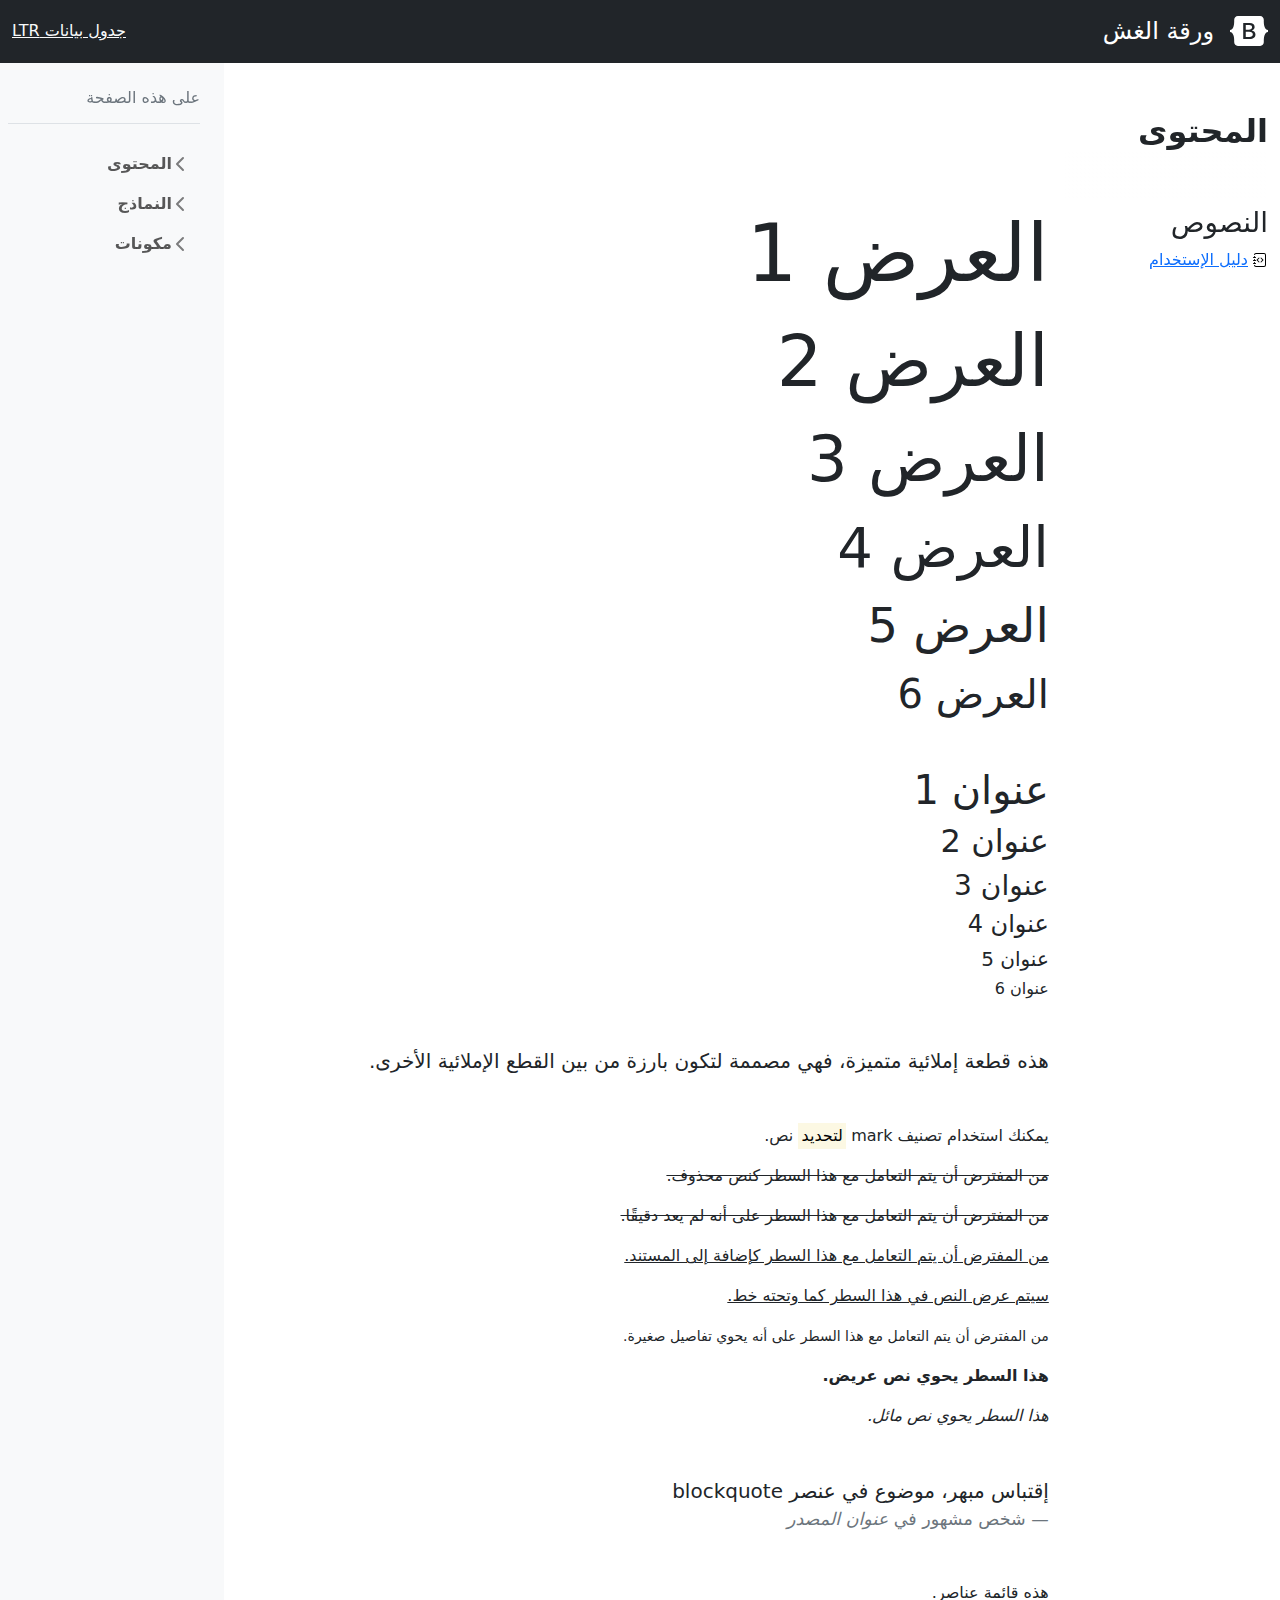
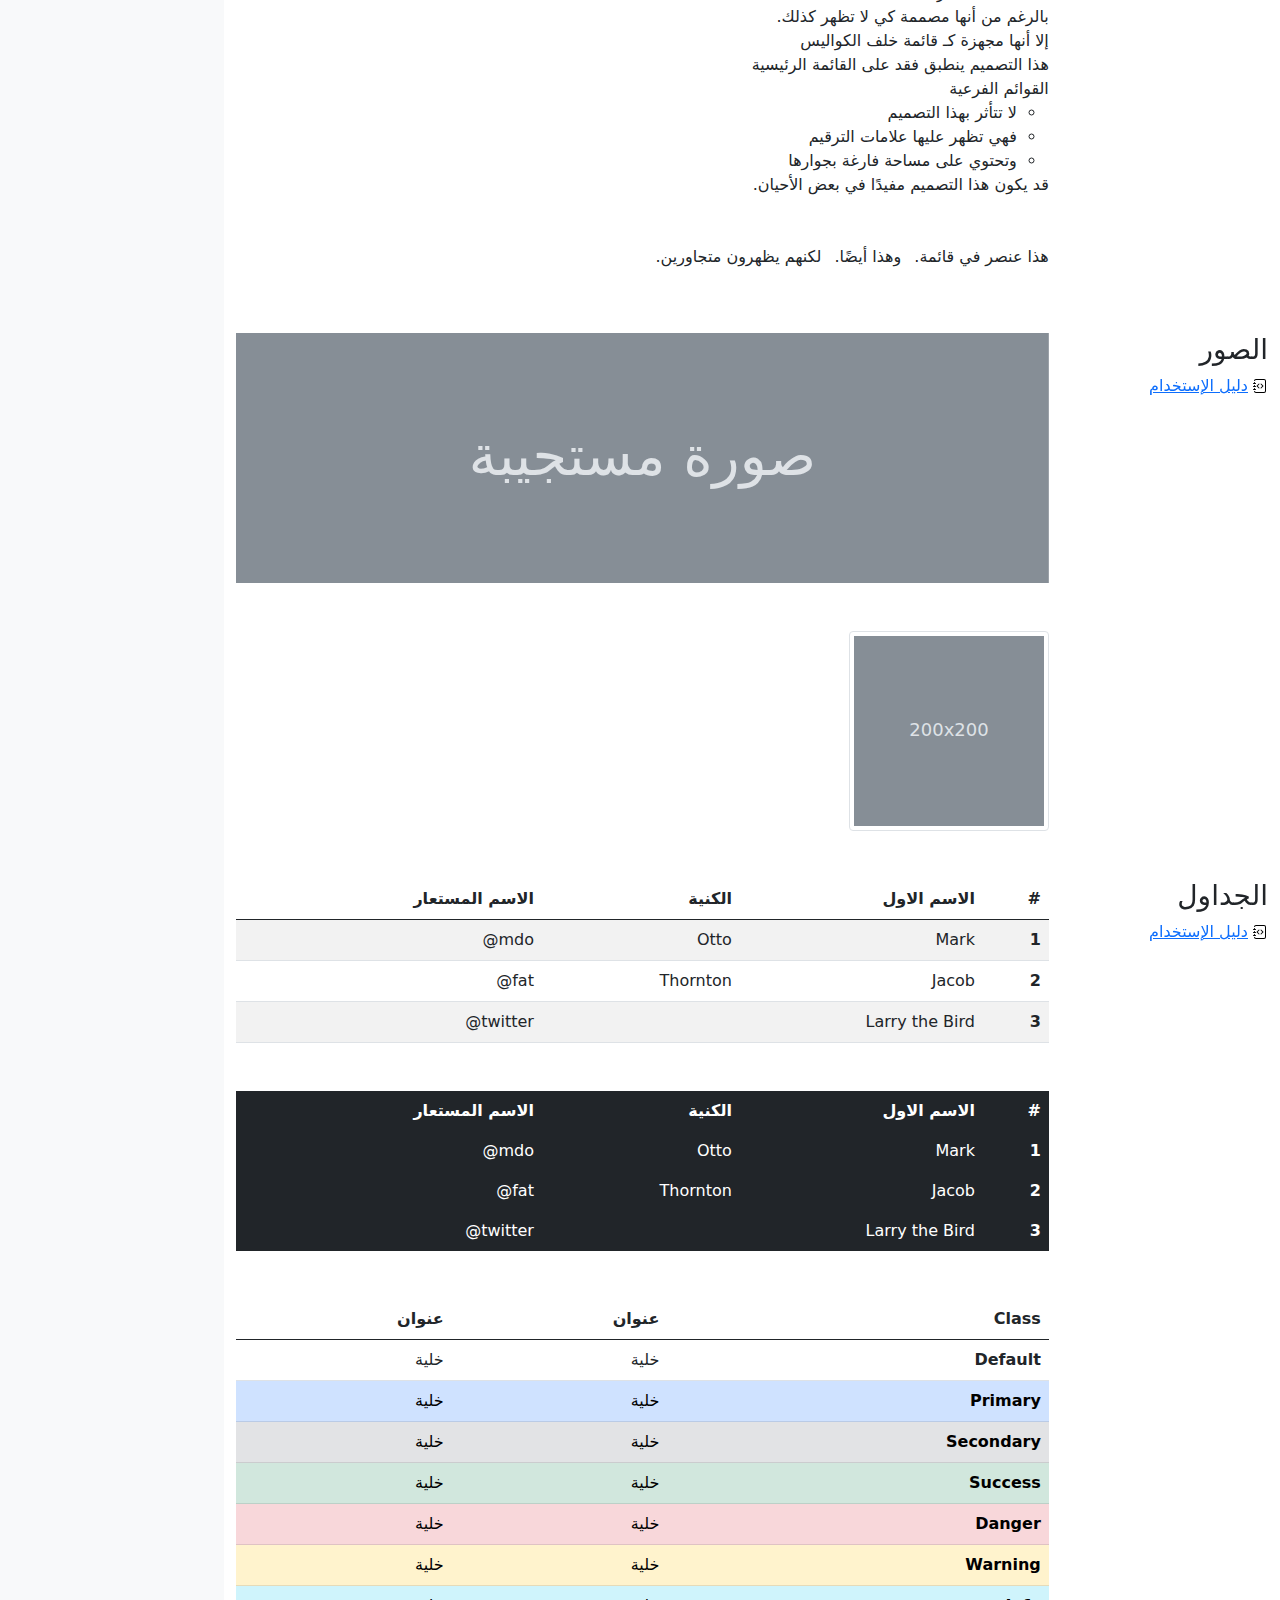
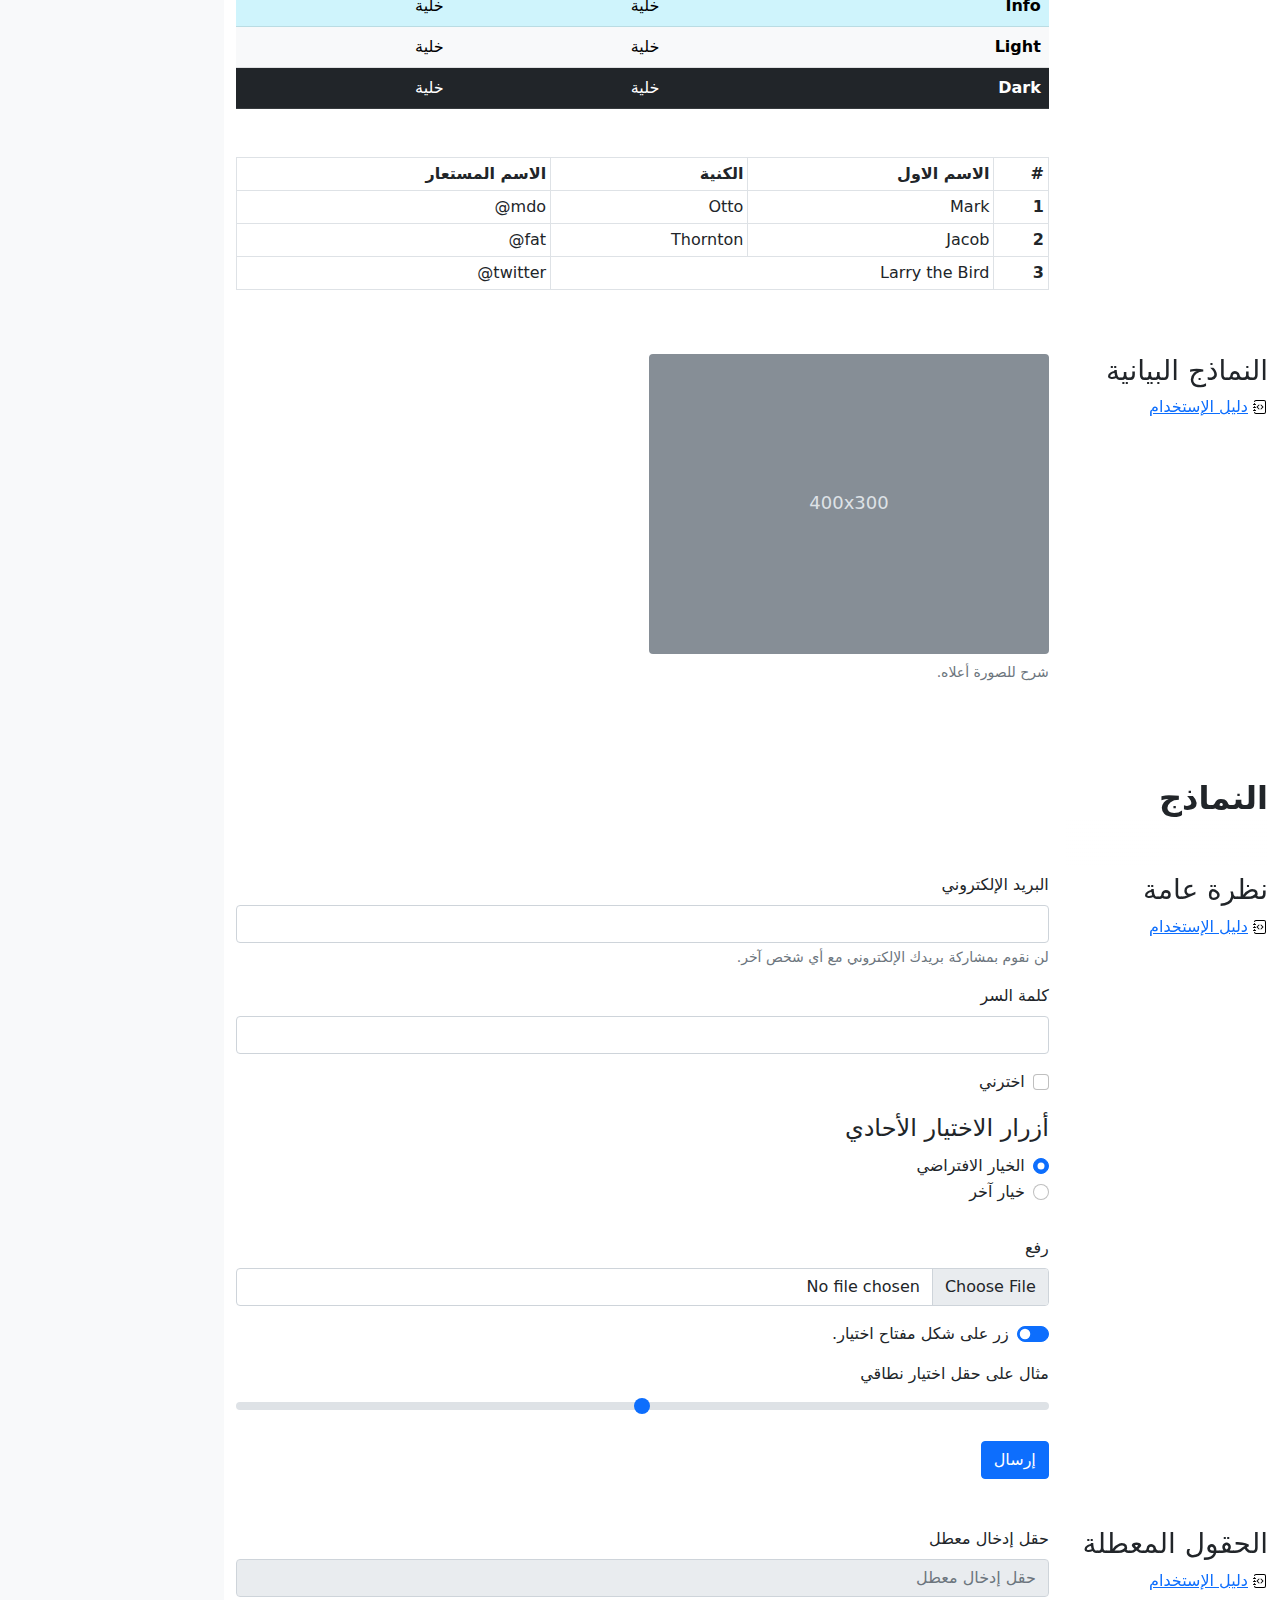
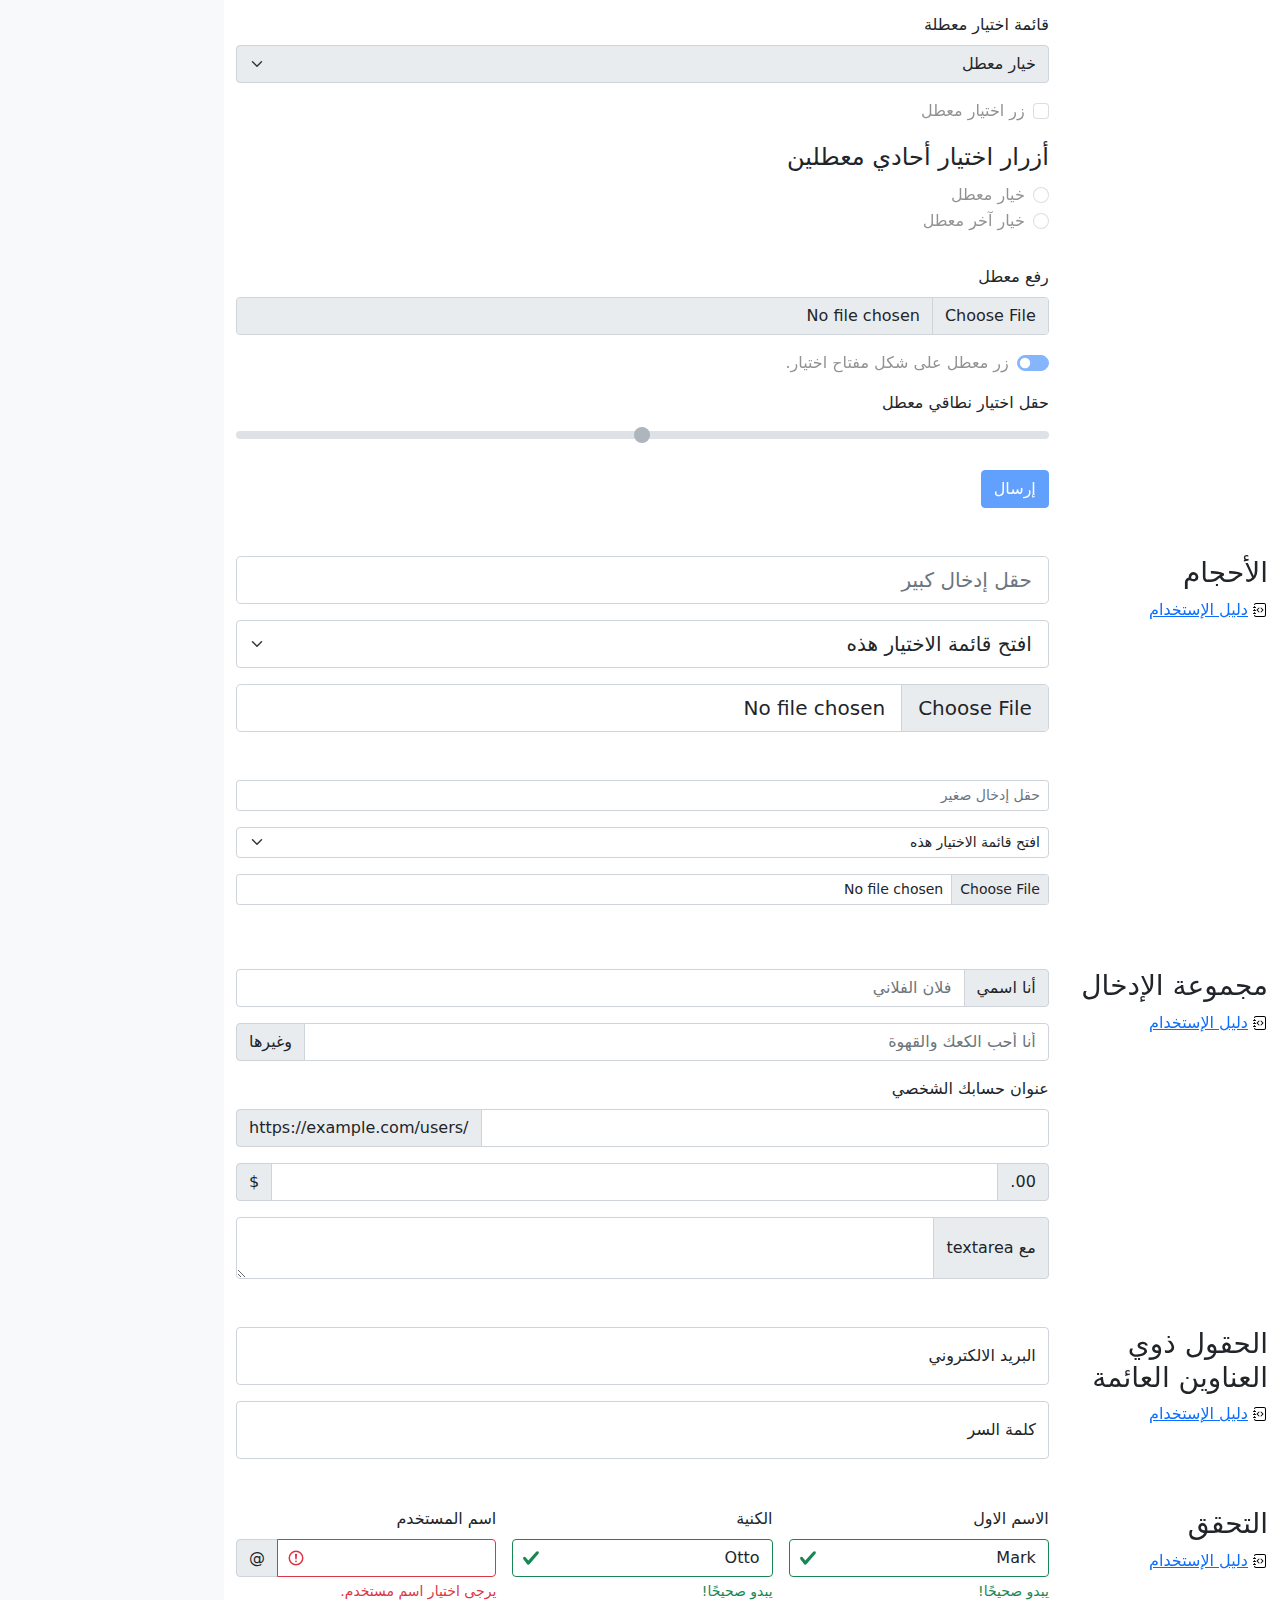
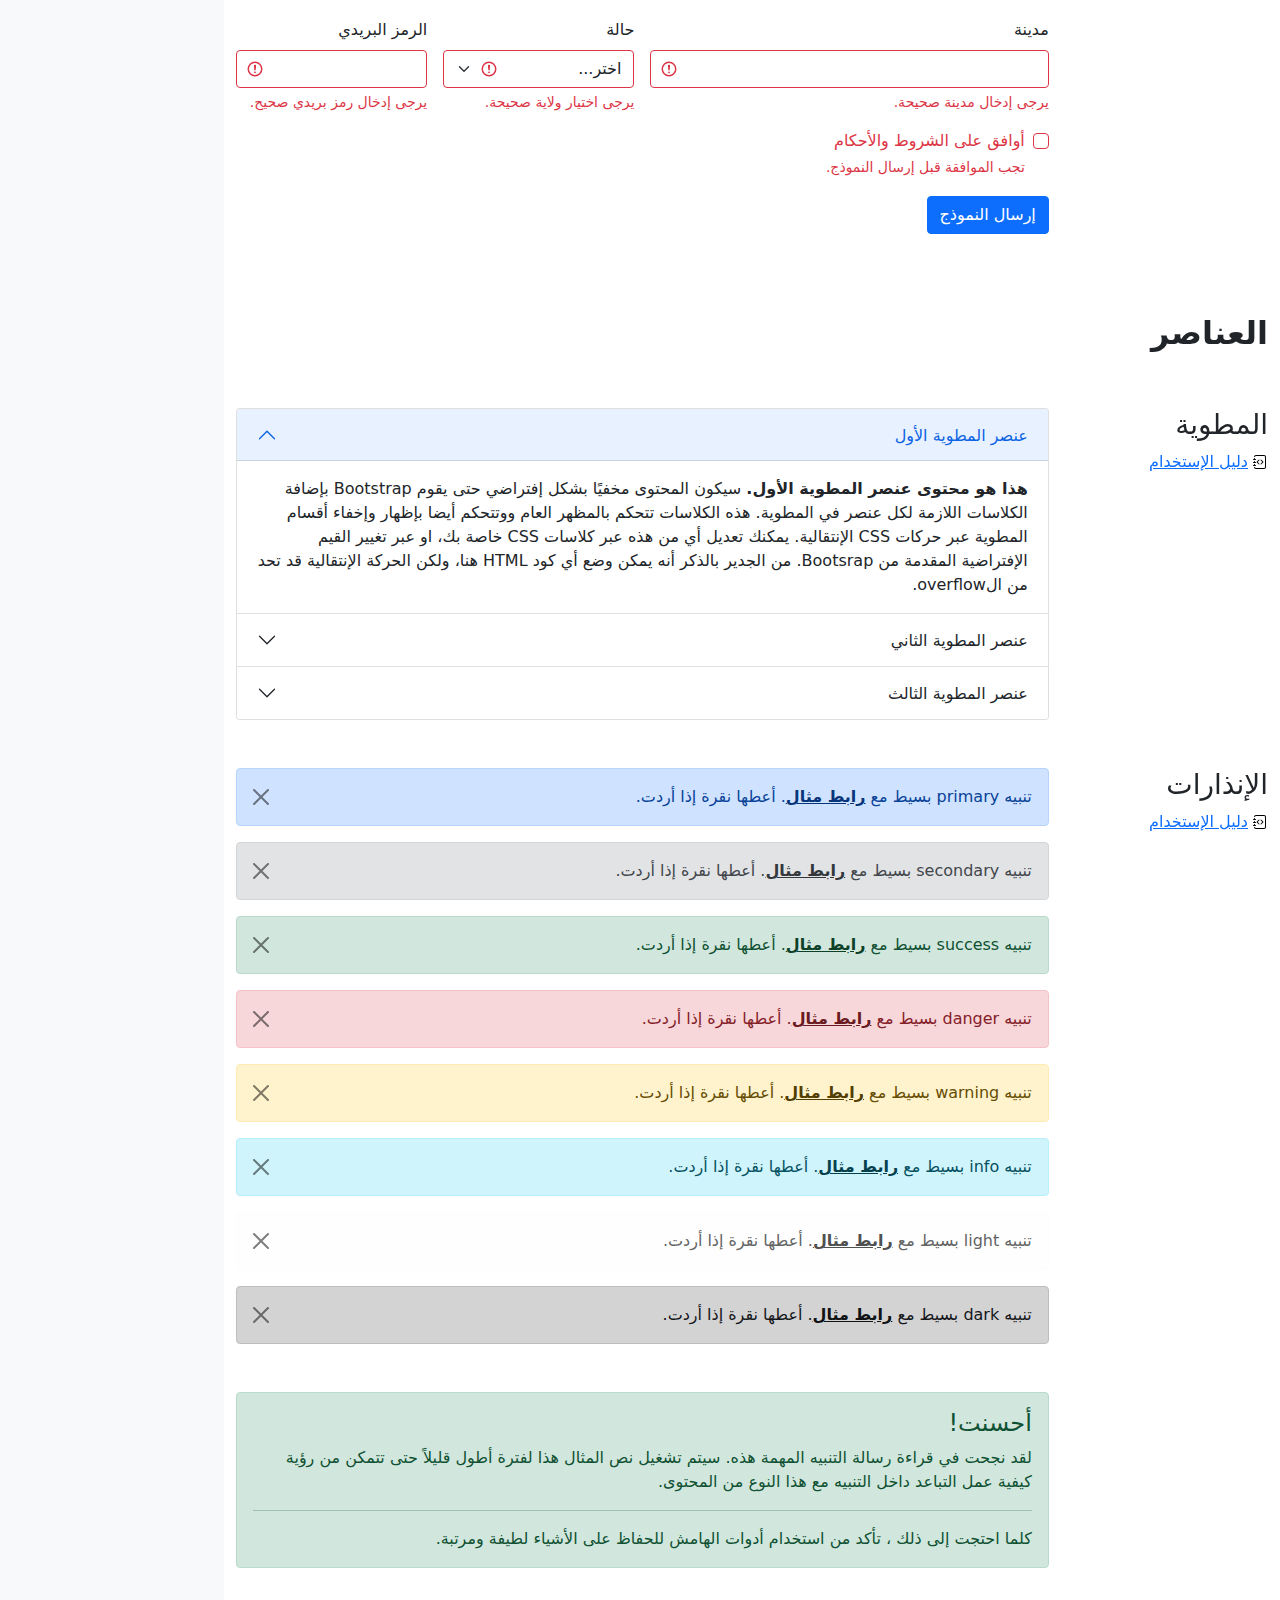
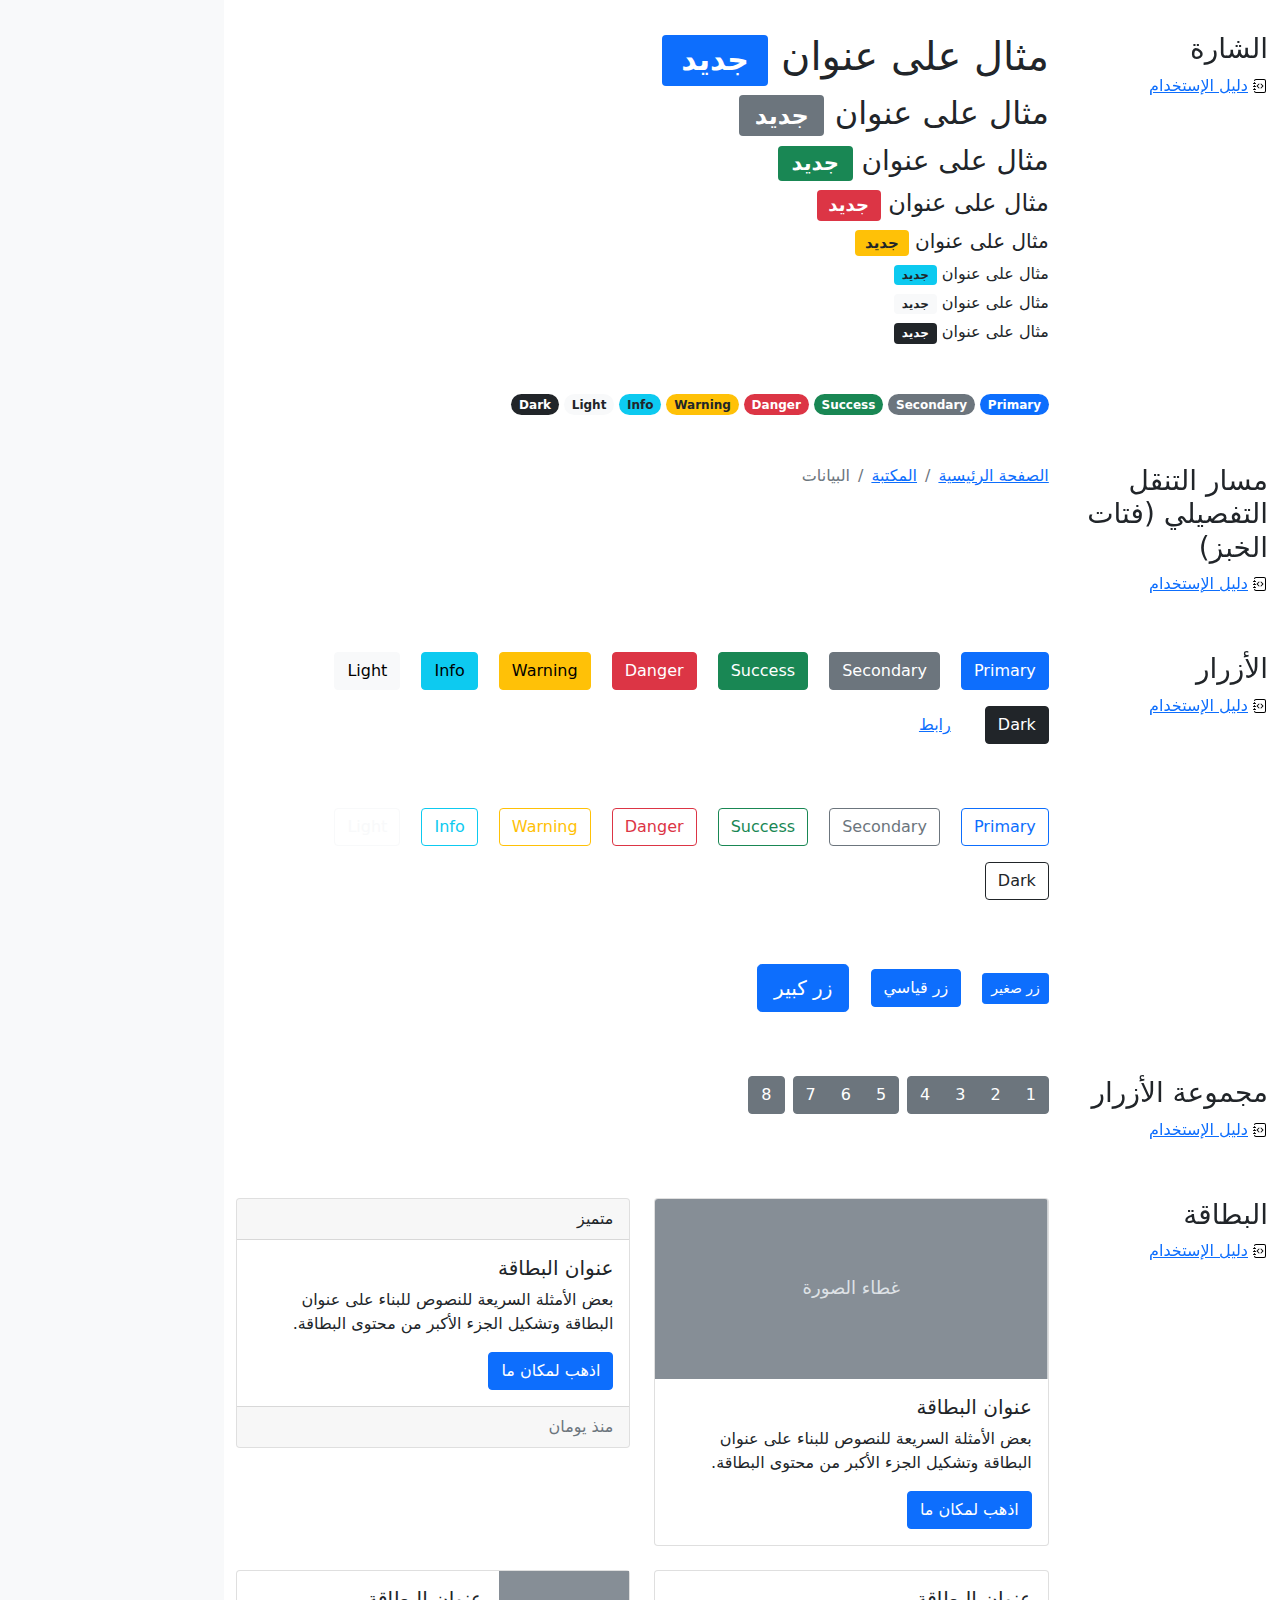
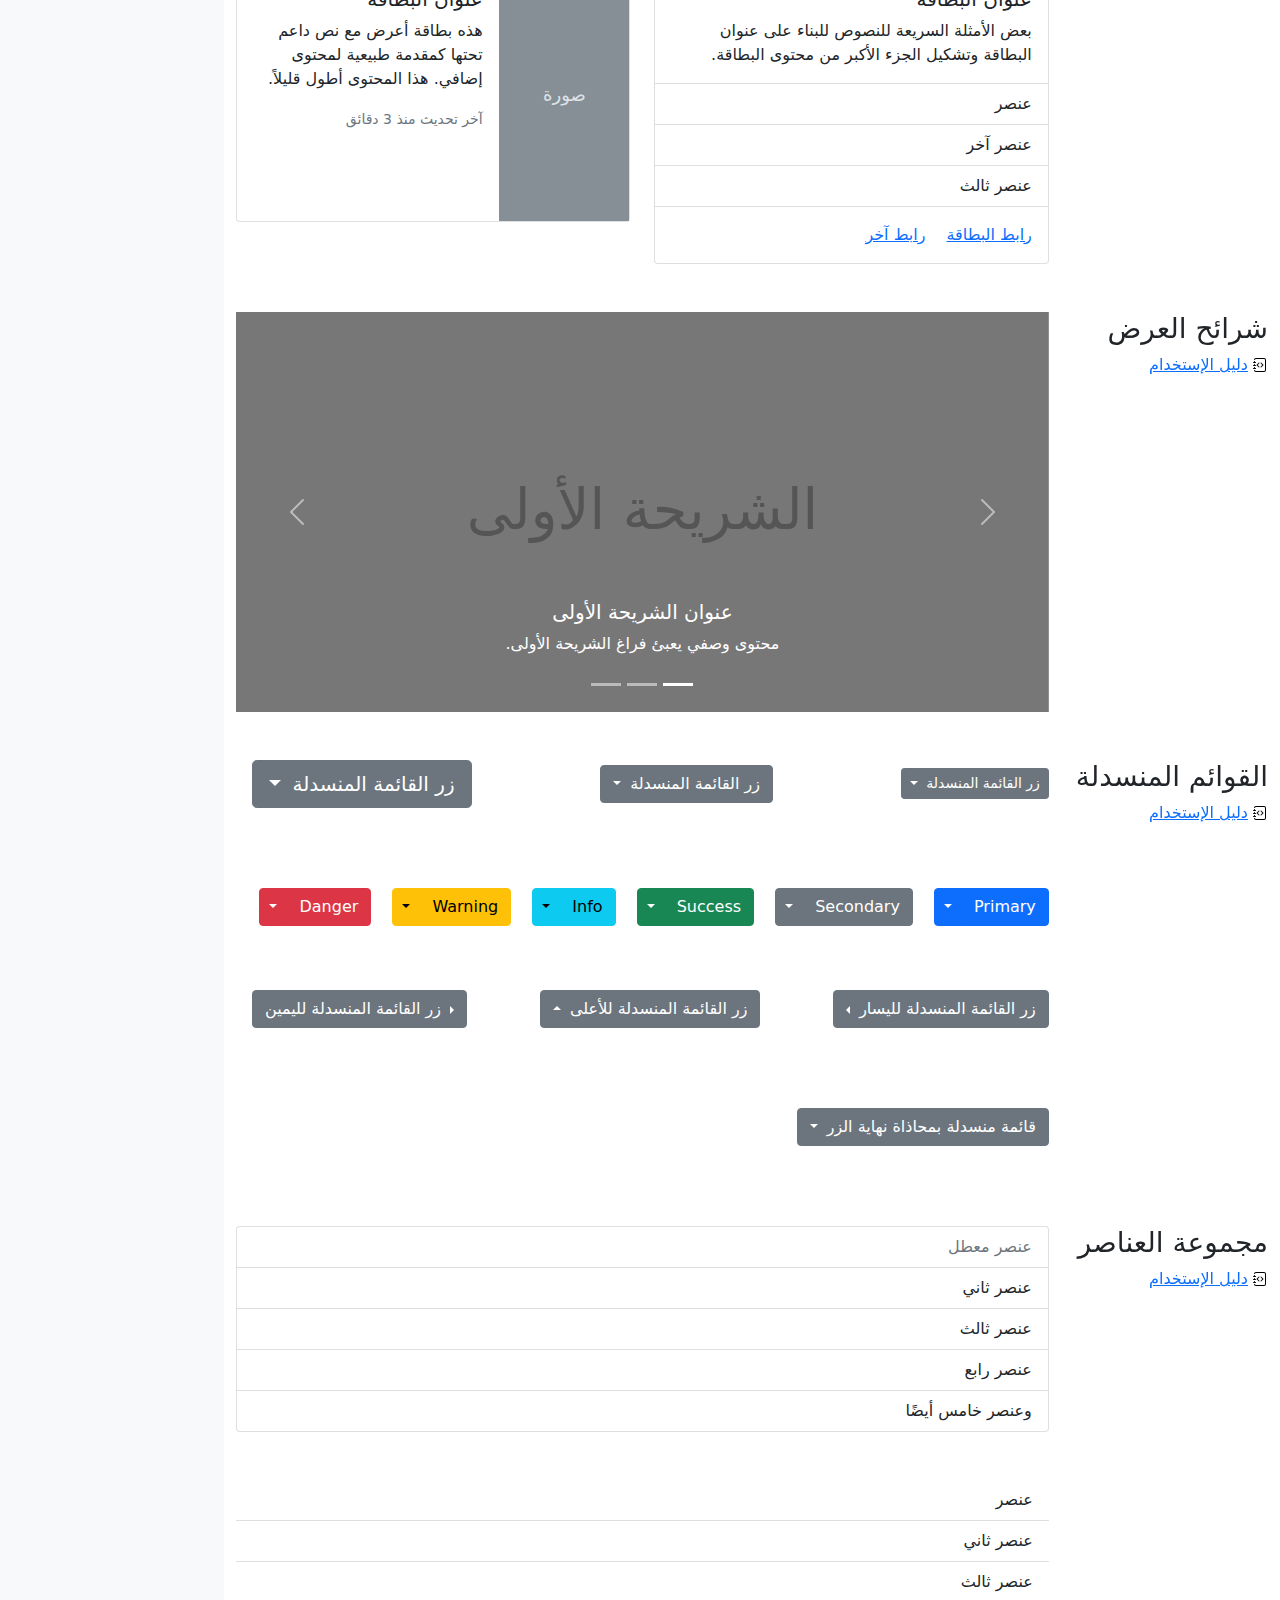
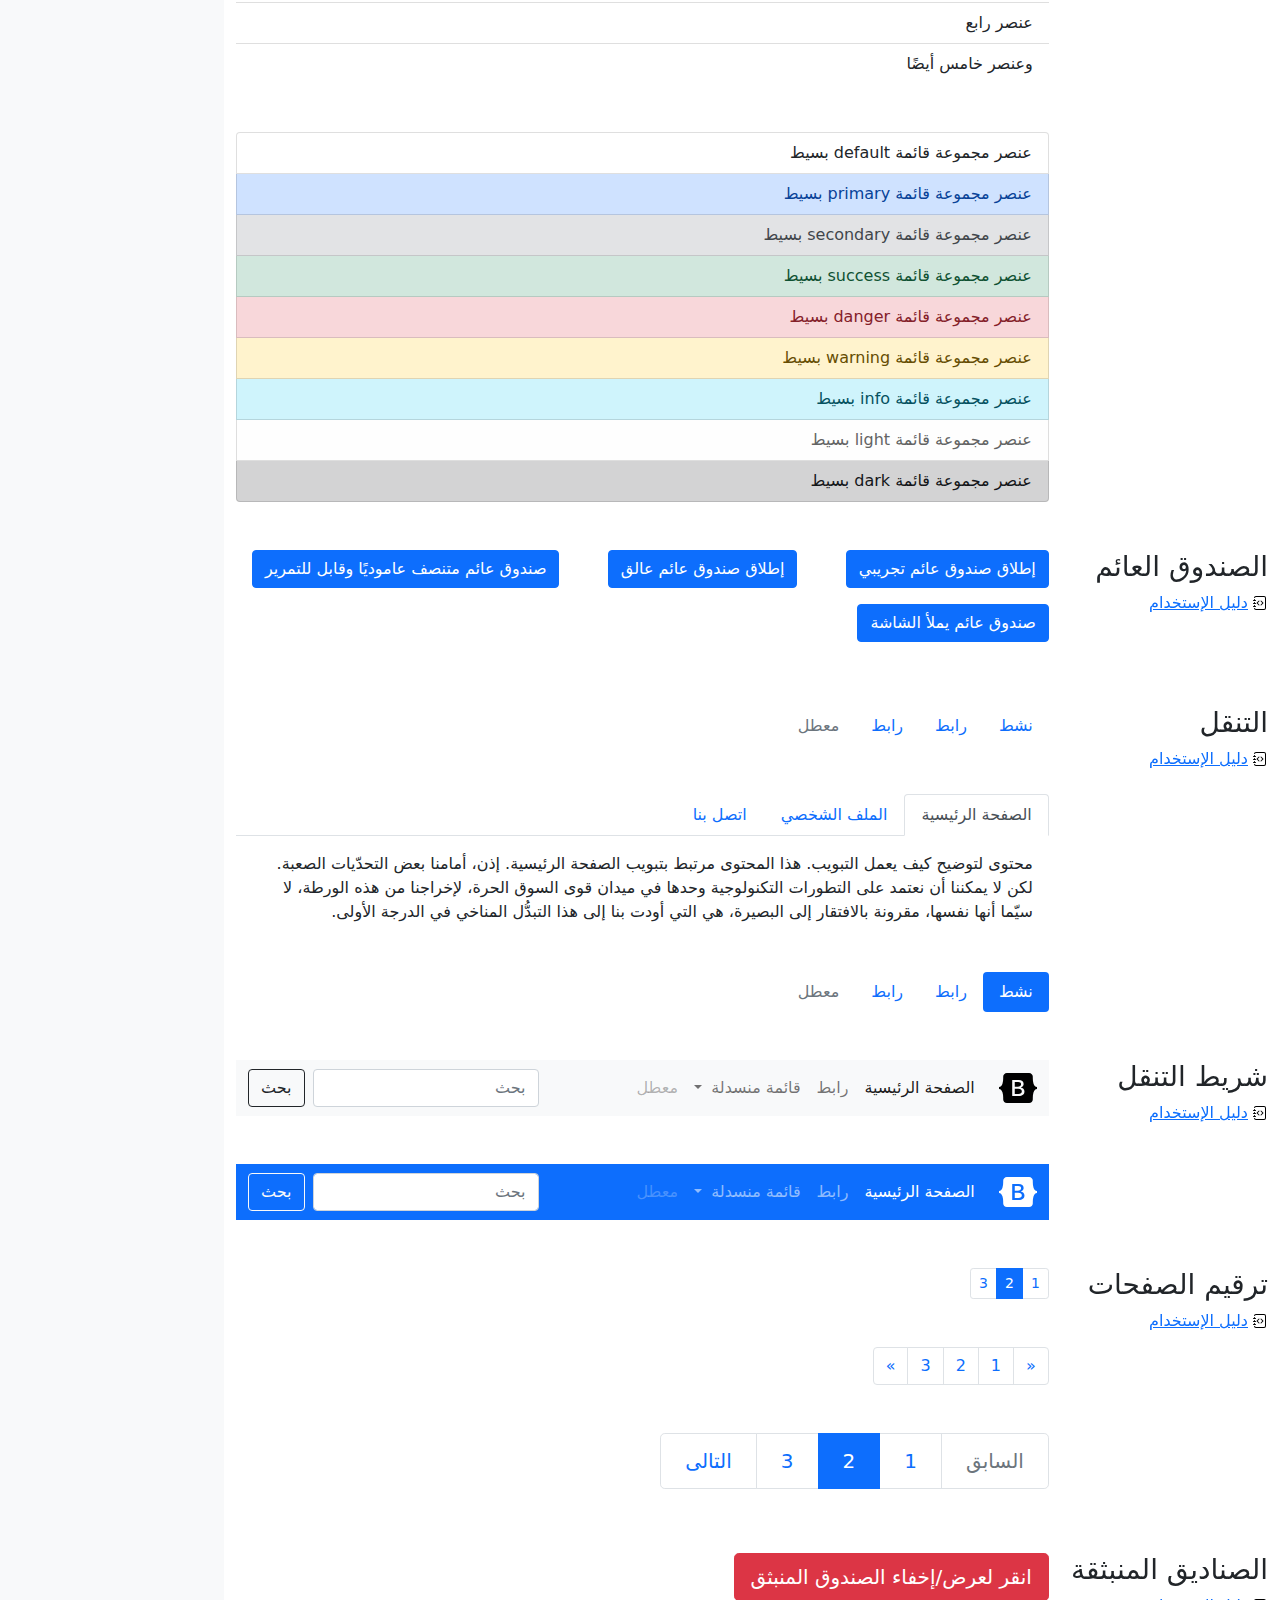
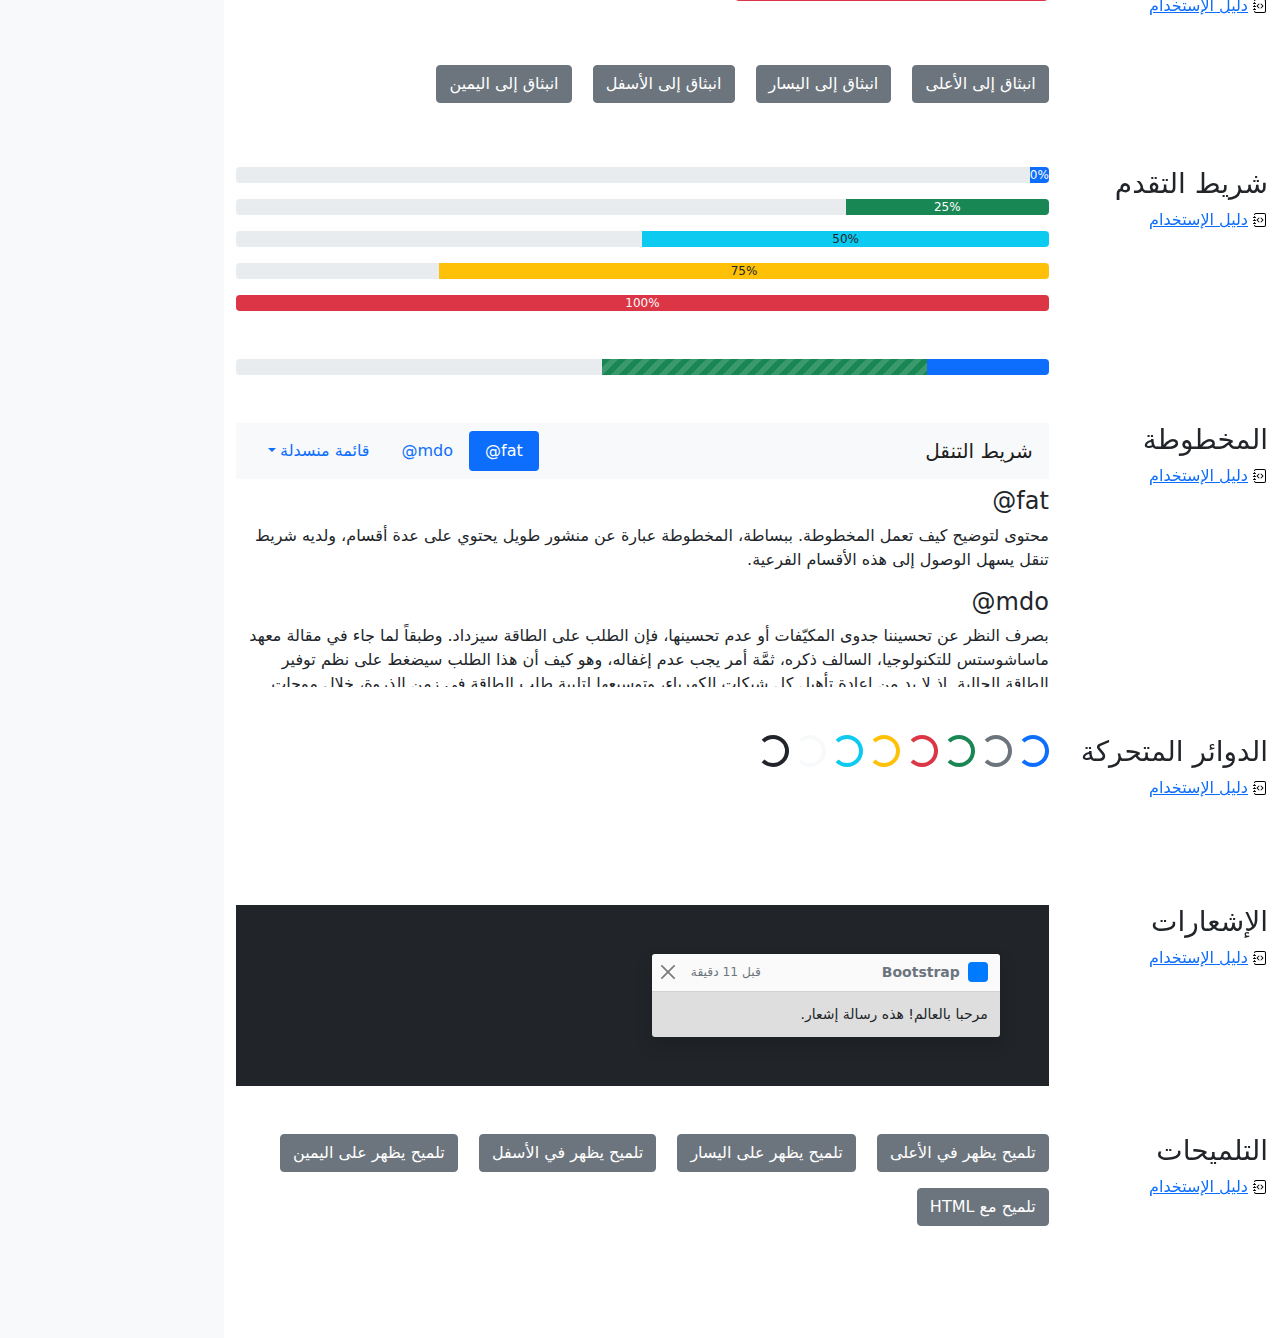
<file: assets/examples/cheatsheet-rtl/index.html>
<!doctype html>
<html lang="ar" dir="rtl">
  <head>
    <meta charset="utf-8">
    <meta name="viewport" content="width=device-width, initial-scale=1">
    <meta name="description" content="">
    <meta name="author" content="Mark Otto, Jacob Thornton, and Bootstrap contributors">
    <meta name="generator" content="Hugo 0.84.0">
    <title>ورقة الغش · Bootstrap v5.0</title>

    <link rel="canonical" href="https://getbootstrap.com/docs/5.0/examples/cheatsheet-rtl/">

    

    <!-- Bootstrap core CSS -->
<link href="../assets/dist/css/bootstrap.rtl.min.css" rel="stylesheet">

    <style>
      .bd-placeholder-img {
        font-size: 1.125rem;
        text-anchor: middle;
        -webkit-user-select: none;
        -moz-user-select: none;
        user-select: none;
      }

      @media (min-width: 768px) {
        .bd-placeholder-img-lg {
          font-size: 3.5rem;
        }
      }
    </style>

    
    <!-- Custom styles for this template -->
    <link href="../cheatsheet/cheatsheet.rtl.css" rel="stylesheet">
  </head>
  <body class="bg-light">
    
<header class="bd-header bg-dark py-3 d-flex align-items-stretch border-bottom border-dark">
  <div class="container-fluid d-flex align-items-center">
    <h1 class="d-flex align-items-center fs-4 text-white mb-0">
      <img src="../assets/brand/bootstrap-logo-white.svg" width="38" height="30" class="me-3" alt="Bootstrap">
      ورقة الغش
    </h1>
    <a href="../examples/cheatsheet/" class="ms-auto link-light" hreflang="en">جدول بيانات LTR</a>
  </div>
</header>
<aside class="bd-aside sticky-xl-top text-muted align-self-start mb-3 mb-xl-5 px-2">
  <h2 class="h6 pt-4 pb-3 mb-4 border-bottom">على هذه الصفحة</h2>
  <nav class="small" id="toc">
    <ul class="list-unstyled">
      <li class="my-2">
        <button class="btn d-inline-flex align-items-center collapsed" data-bs-toggle="collapse" aria-expanded="false" data-bs-target="#contents-collapse" aria-controls="contents-collapse">المحتوى</button>
        <ul class="list-unstyled ps-3 collapse" id="contents-collapse">
          <li><a class="d-inline-flex align-items-center rounded" href="#typography">النصوص</a></li>
          <li><a class="d-inline-flex align-items-center rounded" href="#images">الصور</a></li>
          <li><a class="d-inline-flex align-items-center rounded" href="#tables">الجداول</a></li>
          <li><a class="d-inline-flex align-items-center rounded" href="#figures">النماذج البيانية</a></li>
        </ul>
      </li>
      <li class="my-2">
        <button class="btn d-inline-flex align-items-center collapsed" data-bs-toggle="collapse" aria-expanded="false" data-bs-target="#forms-collapse" aria-controls="forms-collapse">النماذج</button>
        <ul class="list-unstyled ps-3 collapse" id="forms-collapse">
          <li><a class="d-inline-flex align-items-center rounded" href="#overview">نظرة عامة</a></li>
          <li><a class="d-inline-flex align-items-center rounded" href="#disabled-forms">الحقول المعطلة</a></li>
          <li><a class="d-inline-flex align-items-center rounded" href="#sizing">الأحجام</a></li>
          <li><a class="d-inline-flex align-items-center rounded" href="#input-group">مجموعة الإدخال</a></li>
          <li><a class="d-inline-flex align-items-center rounded" href="#floating-labels">الحقول ذوي العناوين العائمة</a></li>
          <li><a class="d-inline-flex align-items-center rounded" href="#validation">التحقق</a></li>
        </ul>
      </li>
      <li class="my-2">
        <button class="btn d-inline-flex align-items-center collapsed" data-bs-toggle="collapse" aria-expanded="false" data-bs-target="#components-collapse" aria-controls="components-collapse">مكونات</button>
        <ul class="list-unstyled ps-3 collapse" id="components-collapse">
          <li><a class="d-inline-flex align-items-center rounded" href="#accordion">المطوية</a></li>
          <li><a class="d-inline-flex align-items-center rounded" href="#alerts">الإنذارات</a></li>
          <li><a class="d-inline-flex align-items-center rounded" href="#badge">الشارة</a></li>
          <li><a class="d-inline-flex align-items-center rounded" href="#breadcrumb">مسار التنقل التفصيلي</a></li>
          <li><a class="d-inline-flex align-items-center rounded" href="#buttons">الأزرار</a></li>
          <li><a class="d-inline-flex align-items-center rounded" href="#button-group">مجموعة الأزرار</a></li>
          <li><a class="d-inline-flex align-items-center rounded" href="#card">البطاقة</a></li>
          <li><a class="d-inline-flex align-items-center rounded" href="#carousel">شرائح العرض</a></li>
          <li><a class="d-inline-flex align-items-center rounded" href="#dropdowns">القوائم المنسدلة</a></li>
          <li><a class="d-inline-flex align-items-center rounded" href="#list-group">مجموعة العناصر</a></li>
          <li><a class="d-inline-flex align-items-center rounded" href="#modal">الصندوق العائم</a></li>
          <li><a class="d-inline-flex align-items-center rounded" href="#navs">التنقل</a></li>
          <li><a class="d-inline-flex align-items-center rounded" href="#navbar">شريط التنقل</a></li>
          <li><a class="d-inline-flex align-items-center rounded" href="#pagination">ترقيم الصفحات</a></li>
          <li><a class="d-inline-flex align-items-center rounded" href="#popovers">الصناديق المنبثقة</a></li>
          <li><a class="d-inline-flex align-items-center rounded" href="#progress">شريط التقدم</a></li>
          <li><a class="d-inline-flex align-items-center rounded" href="#scrollspy">المخطوطة</a></li>
          <li><a class="d-inline-flex align-items-center rounded" href="#spinners">الدوائر المتحركة</a></li>
          <li><a class="d-inline-flex align-items-center rounded" href="#toasts">الإشعارات</a></li>
          <li><a class="d-inline-flex align-items-center rounded" href="#tooltips">التلميحات</a></li>
        </ul>
      </li>
    </ul>
  </nav>
</aside>
<div class="bd-cheatsheet container-fluid bg-body">
  <section id="content">
    <h2 class="sticky-xl-top fw-bold pt-3 pt-xl-5 pb-2 pb-xl-3">المحتوى</h2>

    <article class="my-3" id="typography">
      <div class="bd-heading sticky-xl-top align-self-start mt-5 mb-3 mt-xl-0 mb-xl-2">
        <h3>النصوص</h3>
        <a class="d-flex align-items-center" hreflang="en" href="../content/typography/">دليل الإستخدام</a>
      </div>

      <div>
        <div class="bd-example">
        <p class="display-1">العرض 1</p>
        <p class="display-2">العرض 2</p>
        <p class="display-3">العرض 3</p>
        <p class="display-4">العرض 4</p>
        <p class="display-5">العرض 5</p>
        <p class="display-6">العرض 6</p>
        </div>

        <div class="bd-example">
        <p class="h1">عنوان 1</p>
        <p class="h2">عنوان 2</p>
        <p class="h3">عنوان 3</p>
        <p class="h4">عنوان 4</p>
        <p class="h5">عنوان 5</p>
        <p class="h6">عنوان 6</p>
        </div>

        <div class="bd-example">
        <p class="lead">
          هذه قطعة إملائية متميزة، فهي مصممة لتكون بارزة من بين القطع الإملائية الأخرى.
        </p>
        </div>

        <div class="bd-example">
        <p>يمكنك استخدام تصنيف mark <mark>لتحديد</mark> نص.</p>
        <p><del>من المفترض أن يتم التعامل مع هذا السطر كنص محذوف.</del></p>
        <p><s>من المفترض أن يتم التعامل مع هذا السطر على أنه لم يعد دقيقًا.</s></p>
        <p><ins>من المفترض أن يتم التعامل مع هذا السطر كإضافة إلى المستند.</ins></p>
        <p><u>سيتم عرض النص في هذا السطر كما وتحته خط.</u></p>
        <p><small>من المفترض أن يتم التعامل مع هذا السطر على أنه يحوي تفاصيل صغيرة.</small></p>
        <p><strong>هذا السطر يحوي نص عريض.</strong></p>
        <p><em>هذا السطر يحوي نص مائل.</em></p>
        </div>

        <div class="bd-example">
        <blockquote class="blockquote">
          <p>إقتباس مبهر، موضوع في عنصر blockquote</p>
          <footer class="blockquote-footer">شخص مشهور في <cite title= "عنوان المصدر"> عنوان المصدر </cite></footer>
        </blockquote>
        </div>

        <div class="bd-example">
        <ul class="list-unstyled">
          <li>هذه قائمة عناصر.</li>
          <li>بالرغم من أنها مصممة كي لا تظهر كذلك.</li>
          <li>إلا أنها مجهزة كـ قائمة خلف الكواليس</li>
          <li>هذا التصميم ينطبق فقد على القائمة الرئيسية</li>
          <li>القوائم الفرعية
            <ul>
              <li>لا تتأثر بهذا التصميم</li>
              <li>فهي تظهر عليها علامات الترقيم</li>
              <li>وتحتوي على مساحة فارغة بجوارها</li>
            </ul>
          </li>
          <li>قد يكون هذا التصميم مفيدًا في بعض الأحيان.</li>
        </ul>
        </div>

        <div class="bd-example">
        <ul class="list-inline">
          <li class="list-inline-item">هذا عنصر في قائمة.</li>
          <li class="list-inline-item">وهذا أيضًا.</li>
          <li class="list-inline-item">لكنهم يظهرون متجاورين.</li>
        </ul>
        </div>
      </div>
    </article>
    <article class="my-3" id="images">
      <div class="bd-heading sticky-xl-top align-self-start mt-5 mb-3 mt-xl-0 mb-xl-2">
        <h3>الصور</h3>
        <a class="d-flex align-items-center" hreflang="en" href="../content/images/">دليل الإستخدام</a>
      </div>

      <div>
        <div class="bd-example">
        <svg class="bd-placeholder-img bd-placeholder-img-lg img-fluid" width="100%" height="250" xmlns="http://www.w3.org/2000/svg" role="img" aria-label="Placeholder: صورة مستجيبة" preserveAspectRatio="xMidYMid slice" focusable="false"><title>Placeholder</title><rect width="100%" height="100%" fill="#868e96"/><text x="50%" y="50%" fill="#dee2e6" dy=".3em">صورة مستجيبة</text></svg>

        </div>

        <div class="bd-example">
        <svg class="bd-placeholder-img img-thumbnail" width="200" height="200" xmlns="http://www.w3.org/2000/svg" role="img" aria-label="صورة عنصر نائب مربع عام مع حدود بيضاء حولها ، مما يجعلها تشبه صورة تم التقاطها بكاميرا فورية قديمة: 200x200" preserveAspectRatio="xMidYMid slice" focusable="false"><title>صورة عنصر نائب مربع عام مع حدود بيضاء حولها ، مما يجعلها تشبه صورة تم التقاطها بكاميرا فورية قديمة</title><rect width="100%" height="100%" fill="#868e96"/><text x="50%" y="50%" fill="#dee2e6" dy=".3em">200x200</text></svg>

        </div>
      </div>
    </article>
    <article class="my-3" id="tables">
      <div class="bd-heading sticky-xl-top align-self-start mt-5 mb-3 mt-xl-0 mb-xl-2">
        <h3>الجداول</h3>
        <a class="d-flex align-items-center" hreflang="en" href="../content/tables/">دليل الإستخدام</a>
      </div>

      <div>
        <div class="bd-example">
        <table class="table table-striped">
          <thead>
          <tr>
            <th scope="col">#</th>
            <th scope="col">الاسم الاول</th>
            <th scope="col">الكنية</th>
            <th scope="col">الاسم المستعار</th>
          </tr>
          </thead>
          <tbody>
          <tr>
            <th scope="row">1</th>
            <td>Mark</td>
            <td>Otto</td>
            <td><bdo lang="en" dir="ltr">@mdo</bdo></td>
          </tr>
          <tr>
            <th scope="row">2</th>
            <td>Jacob</td>
            <td>Thornton</td>
            <td><bdo lang="en" dir="ltr">@fat</bdo></td>
          </tr>
          <tr>
            <th scope="row">3</th>
            <td colspan="2">Larry the Bird</td>
            <td><bdo lang="en" dir="ltr">@twitter</bdo></td>
          </tr>
          </tbody>
        </table>
        </div>

        <div class="bd-example">
        <table class="table table-dark table-borderless">
          <thead>
          <tr>
            <th scope="col">#</th>
            <th scope="col">الاسم الاول</th>
            <th scope="col">الكنية</th>
            <th scope="col">الاسم المستعار</th>
          </tr>
          </thead>
          <tbody>
          <tr>
            <th scope="row">1</th>
            <td>Mark</td>
            <td>Otto</td>
            <td><bdo lang="en" dir="ltr">@mdo</bdo></td>
          </tr>
          <tr>
            <th scope="row">2</th>
            <td>Jacob</td>
            <td>Thornton</td>
            <td><bdo lang="en" dir="ltr">@fat</bdo></td>
          </tr>
          <tr>
            <th scope="row">3</th>
            <td colspan="2">Larry the Bird</td>
            <td><bdo lang="en" dir="ltr">@twitter</bdo></td>
          </tr>
          </tbody>
        </table>
        </div>

        <div class="bd-example">
        <table class="table table-hover">
          <thead>
          <tr>
            <th scope="col">Class</th>
            <th scope="col">عنوان</th>
            <th scope="col">عنوان</th>
          </tr>
          </thead>
          <tbody>
          <tr>
            <th scope="row">Default</th>
            <td>خلية</td>
            <td>خلية</td>
          </tr>
          
          <tr class="table-primary">
            <th scope="row">Primary</th>
            <td>خلية</td>
            <td>خلية</td>
          </tr>
          <tr class="table-secondary">
            <th scope="row">Secondary</th>
            <td>خلية</td>
            <td>خلية</td>
          </tr>
          <tr class="table-success">
            <th scope="row">Success</th>
            <td>خلية</td>
            <td>خلية</td>
          </tr>
          <tr class="table-danger">
            <th scope="row">Danger</th>
            <td>خلية</td>
            <td>خلية</td>
          </tr>
          <tr class="table-warning">
            <th scope="row">Warning</th>
            <td>خلية</td>
            <td>خلية</td>
          </tr>
          <tr class="table-info">
            <th scope="row">Info</th>
            <td>خلية</td>
            <td>خلية</td>
          </tr>
          <tr class="table-light">
            <th scope="row">Light</th>
            <td>خلية</td>
            <td>خلية</td>
          </tr>
          <tr class="table-dark">
            <th scope="row">Dark</th>
            <td>خلية</td>
            <td>خلية</td>
          </tr>
          </tbody>
        </table>
        </div>

        <div class="bd-example">
        <table class="table table-sm table-bordered">
          <thead>
          <tr>
            <th scope="col">#</th>
            <th scope="col">الاسم الاول</th>
            <th scope="col">الكنية</th>
            <th scope="col">الاسم المستعار</th>
          </tr>
          </thead>
          <tbody>
          <tr>
            <th scope="row">1</th>
            <td>Mark</td>
            <td>Otto</td>
            <td><bdo lang="en" dir="ltr">@mdo</bdo></td>
          </tr>
          <tr>
            <th scope="row">2</th>
            <td>Jacob</td>
            <td>Thornton</td>
            <td><bdo lang="en" dir="ltr">@fat</bdo></td>
          </tr>
          <tr>
            <th scope="row">3</th>
            <td colspan="2">Larry the Bird</td>
            <td><bdo lang="en" dir="ltr">@twitter</bdo></td>
          </tr>
          </tbody>
        </table>
        </div>
      </div>
    </article>
    <article class="my-3" id="figures">
      <div class="bd-heading sticky-xl-top align-self-start mt-5 mb-3 mt-xl-0 mb-xl-2">
        <h3>النماذج البيانية</h3>
        <a class="d-flex align-items-center" hreflang="en" href="../content/figures/">دليل الإستخدام</a>
      </div>

      <div>
        <div class="bd-example">
        <figure class="figure">
          <svg class="bd-placeholder-img figure-img img-fluid rounded" width="400" height="300" xmlns="http://www.w3.org/2000/svg" role="img" aria-label="Placeholder: 400x300" preserveAspectRatio="xMidYMid slice" focusable="false"><title>Placeholder</title><rect width="100%" height="100%" fill="#868e96"/><text x="50%" y="50%" fill="#dee2e6" dy=".3em">400x300</text></svg>

          <figcaption class="figure-caption">شرح للصورة أعلاه.</figcaption>
        </figure>
        </div>
      </div>
    </article>
  </section>

  <section id="forms">
    <h2 class="sticky-xl-top fw-bold pt-3 pt-xl-5 pb-2 pb-xl-3">النماذج</h2>

    <article class="my-3" id="overview">
      <div class="bd-heading sticky-xl-top align-self-start mt-5 mb-3 mt-xl-0 mb-xl-2">
        <h3>نظرة عامة</h3>
        <a class="d-flex align-items-center" hreflang="en" href="../forms/overview/">دليل الإستخدام</a>
      </div>

      <div>
        <div class="bd-example">
        <form>
          <div class="mb-3">
            <label for="exampleInputEmail1" class="form-label">البريد الإلكتروني</label>
            <input type="email" class="form-control" id="exampleInputEmail1" aria-describedby="emailHelp">
            <div id="emailHelp" class="form-text">لن نقوم بمشاركة بريدك الإلكتروني مع أي شخص آخر.</div>
          </div>
          <div class="mb-3">
            <label for="exampleInputPassword1" class="form-label">كلمة السر</label>
            <input type="password" class="form-control" id="exampleInputPassword1">
          </div>
          <div class="mb-3 form-check">
            <input type="checkbox" class="form-check-input" id="exampleCheck1">
            <label class="form-check-label" for="exampleCheck1">اخترني</label>
          </div>
          <fieldset class="mb-3">
            <legend>أزرار الاختيار الأحادي</legend>
            <div class="form-check">
              <input type="radio" name="radios" class="form-check-input" id="exampleRadio1" checked>
              <label class="form-check-label" for="exampleRadio1">الخيار الافتراضي</label>
            </div>
            <div class="mb-3 form-check">
              <input type="radio" name="radios" class="form-check-input" id="exampleRadio2">
              <label class="form-check-label" for="exampleRadio2">خيار آخر</label>
            </div>
          </fieldset>
          <div class="mb-3">
            <label class="form-label" for="customFile">رفع</label>
            <input type="file" class="form-control" id="customFile">
          </div>
          <div class="mb-3 form-check form-switch">
            <input class="form-check-input" type="checkbox" id="flexSwitchCheckChecked" checked>
            <label class="form-check-label" for="flexSwitchCheckChecked">زر على شكل مفتاح اختيار.</label>
          </div>
          <div class="mb-3">
            <label for="customRange3" class="form-label">مثال على حقل اختيار نطاقي</label>
            <input type="range" class="form-range" min="0" max="5" step="0.5" id="customRange3">
          </div>
          <button type="submit" class="btn btn-primary">إرسال</button>
        </form>
        </div>
      </div>
    </article>
    <article class="my-3" id="disabled-forms">
      <div class="bd-heading sticky-xl-top align-self-start mt-5 mb-3 mt-xl-0 mb-xl-2">
        <h3>الحقول المعطلة</h3>
        <a class="d-flex align-items-center" hreflang="en" href="../forms/overview/#disabled-forms">دليل الإستخدام</a>
      </div>

      <div>
        <div class="bd-example">
        <form>
          <fieldset disabled aria-label="مثال على مجموعة الحقول المعطلة">
            <div class="mb-3">
              <label for="disabledTextInput" class="form-label">حقل إدخال معطل</label>
              <input type="text" id="disabledTextInput" class="form-control" placeholder="حقل إدخال معطل">
            </div>
            <div class="mb-3">
              <label for="disabledSelect" class="form-label">قائمة اختيار معطلة</label>
              <select id="disabledSelect" class="form-select">
                <option>خيار معطل</option>
              </select>
            </div>
            <div class="mb-3">
              <div class="form-check">
                <input class="form-check-input" type="checkbox" id="disabledFieldsetCheck" disabled>
                <label class="form-check-label" for="disabledFieldsetCheck">
                  زر اختيار معطل
                </label>
              </div>
            </div>
            <fieldset class="mb-3">
              <legend>أزرار اختيار أحادي معطلين</legend>
              <div class="form-check">
                <input type="radio" name="radios" class="form-check-input" id="disabledRadio1" disabled>
                <label class="form-check-label" for="disabledRadio1">خيار معطل</label>
              </div>
              <div class="mb-3 form-check">
                <input type="radio" name="radios" class="form-check-input" id="disabledRadio2" disabled>
                <label class="form-check-label" for="disabledRadio2">خيار آخر معطل</label>
              </div>
            </fieldset>
            <div class="mb-3">
              <label class="form-label" for="disabledCustomFile">رفع معطل</label>
              <input type="file" class="form-control" id="disabledCustomFile" disabled>
            </div>
            <div class="mb-3 form-check form-switch">
              <input class="form-check-input" type="checkbox" id="disabledSwitchCheckChecked" checked disabled>
              <label class="form-check-label" for="disabledSwitchCheckChecked">زر معطل على شكل مفتاح اختيار.</label>
            </div>
            <div class="mb-3">
              <label for="disabledRange" class="form-label">حقل اختيار نطاقي معطل</label>
              <input type="range" class="form-range" min="0" max="5" step="0.5" id="disabledRange">
            </div>
            <button type="submit" class="btn btn-primary">إرسال</button>
          </fieldset>
        </form>
        </div>
      </div>
    </article>
    <article class="my-3" id="sizing">
      <div class="bd-heading sticky-xl-top align-self-start mt-5 mb-3 mt-xl-0 mb-xl-2">
        <h3>الأحجام</h3>
        <a class="d-flex align-items-center" hreflang="en" href="../forms/form-control/#sizing">دليل الإستخدام</a>
      </div>

      <div>
        <div class="bd-example">
        <div class="mb-3">
          <input class="form-control form-control-lg" type="text" placeholder="حقل إدخال كبير" aria-label=".form-control-lg مثال">
        </div>
        <div class="mb-3">
          <select class="form-select form-select-lg mb-3" aria-label=".form-select-lg مثال">
            <option selected>افتح قائمة الاختيار هذه</option>
            <option value="1">واحد</option>
            <option value="2">اثنان</option>
            <option value="3">ثلاثة</option>
          </select>
        </div>
        <div class="mb-3">
          <input type="file" class="form-control form-control-lg" aria-label="مثال على إدخال ملف كبير">
        </div>
        </div>

        <div class="bd-example">
        <div class="mb-3">
          <input class="form-control form-control-sm" type="text" placeholder="حقل إدخال صغير" aria-label=".form-control-sm مثال">
        </div>
        <div class="mb-3">
          <select class="form-select form-select-sm" aria-label=".form-select-sm مثال">
            <option selected>افتح قائمة الاختيار هذه</option>
            <option value="1">واحد</option>
            <option value="2">اثنان</option>
            <option value="3">ثلاثة</option>
          </select>
        </div>
        <div class="mb-3">
          <input type="file" class="form-control form-control-sm" aria-label="مثال على إدخال ملف صغير">
        </div>
        </div>
      </div>
    </article>
    <article class="my-3" id="input-group">
      <div class="bd-heading sticky-xl-top align-self-start mt-5 mb-3 mt-xl-0 mb-xl-2">
        <h3>مجموعة الإدخال</h3>
        <a class="d-flex align-items-center" hreflang="en" href="../forms/input-group/">دليل الإستخدام</a>
      </div>

      <div>
        <div class="bd-example">
        <div class="input-group mb-3">
          <span class="input-group-text" id="basic-addon1">أنا اسمي</span>
          <input type="text" class="form-control" placeholder="فلان الفلاني" aria-label="الاسم" aria-describedby="basic-addon1">
        </div>
        <div class="input-group mb-3">
          <input type="text" class="form-control" placeholder="أنا أحب الكعك والقهوة" aria-label="الطعام المفضل" aria-describedby="basic-addon2">
          <span class="input-group-text" id="basic-addon2">وغيرها</span>
        </div>
        <label for="basic-url" class="form-label">عنوان حسابك الشخصي</label>
        <div class="input-group mb-3">
          <input type="text" class="form-control" id="basic-url" aria-describedby="basic-addon3">
          <span class="input-group-text" id="basic-addon3"><bdo lang="en" dir="ltr">https://example.com/users/</bdo></span>
        </div>
        <div class="input-group mb-3">
          <span class="input-group-text"><bdo lang="en" dir="ltr">.00</bdo></span>
          <input type="text" class="form-control" aria-label="المبلغ (لأقرب دولار)">
          <span class="input-group-text">$</span>
        </div>
        <div class="input-group">
          <span class="input-group-text">مع textarea</span>
          <textarea class="form-control" aria-label="مع textarea"></textarea>
        </div>
        </div>
      </div>
    </article>
    <article class="my-3" id="floating-labels">
      <div class="bd-heading sticky-xl-top align-self-start mt-5 mb-3 mt-xl-0 mb-xl-2">
        <h3>الحقول ذوي العناوين العائمة</h3>
        <a class="d-flex align-items-center" href="../forms/floating-labels/">دليل الإستخدام</a>
      </div>

      <div>
        <div class="bd-example">
        <form>
          <div class="form-floating mb-3">
            <input type="email" class="form-control" id="floatingInput" placeholder="name@example.com">
            <label for="floatingInput">البريد الالكتروني</label>
          </div>
          <div class="form-floating">
            <input type="password" class="form-control" id="floatingPassword" placeholder="كلمة السر">
            <label for="floatingPassword">كلمة السر</label>
          </div>
        </form>
        </div>
      </div>
    </article>
    <article class="my-3" id="validation">
      <div class="bd-heading sticky-xl-top align-self-start mt-5 mb-3 mt-xl-0 mb-xl-2">
        <h3>التحقق</h3>
        <a class="d-flex align-items-center" hreflang="en" href="../forms/validation/">دليل الإستخدام</a>
      </div>

      <div>
        <div class="bd-example">
        <form class="row g-3">
          <div class="col-md-4">
            <label for="validationServer01" class="form-label">الاسم الاول</label>
            <input type="text" class="form-control is-valid" id="validationServer01" value="Mark" required>
            <div class="valid-feedback">
              يبدو صحيحًا!
            </div>
          </div>
          <div class="col-md-4">
            <label for="validationServer02" class="form-label">الكنية</label>
            <input type="text" class="form-control is-valid" id="validationServer02" value="Otto" required>
            <div class="valid-feedback">
              يبدو صحيحًا!
            </div>
          </div>
          <div class="col-md-4">
            <label for="validationServerUsername" class="form-label">اسم المستخدم</label>
            <div class="input-group has-validation">
              <input type="text" class="form-control is-invalid" id="validationServerUsername" aria-describedby="inputGroupPrepend3" required>
              <span class="input-group-text" id="inputGroupPrepend3">@</span>
              <div class="invalid-feedback">
                يرجى اختيار اسم مستخدم.
              </div>
            </div>
          </div>
          <div class="col-md-6">
            <label for="validationServer03" class="form-label">مدينة</label>
            <input type="text" class="form-control is-invalid" id="validationServer03" required>
            <div class="invalid-feedback">
              يرجى إدخال مدينة صحيحة.
            </div>
          </div>
          <div class="col-md-3">
            <label for="validationServer04" class="form-label">حالة</label>
            <select class="form-select is-invalid" id="validationServer04" required>
              <option selected disabled value="">اختر...</option>
              <option>...</option>
            </select>
            <div class="invalid-feedback">
              يرجى اختيار ولاية صحيحة.
            </div>
          </div>
          <div class="col-md-3">
            <label for="validationServer05" class="form-label">الرمز البريدي</label>
            <input type="text" class="form-control is-invalid" id="validationServer05" required>
            <div class="invalid-feedback">
              يرجى إدخال رمز بريدي صحيح.
            </div>
          </div>
          <div class="col-12">
            <div class="form-check">
              <input class="form-check-input is-invalid" type="checkbox" value="" id="invalidCheck3" required>
              <label class="form-check-label" for="invalidCheck3">
                أوافق على الشروط والأحكام
              </label>
              <div class="invalid-feedback">
                تجب الموافقة قبل إرسال النموذج.
              </div>
            </div>
          </div>
          <div class="col-12">
            <button class="btn btn-primary" type="submit">إرسال النموذج</button>
          </div>
        </form>
        </div>
      </div>
    </article>
  </section>

  <section id="components">
    <h2 class="sticky-xl-top fw-bold pt-3 pt-xl-5 pb-2 pb-xl-3">العناصر</h2>

    <article class="my-3" id="accordion">
      <div class="bd-heading sticky-xl-top align-self-start mt-5 mb-3 mt-xl-0 mb-xl-2">
        <h3>المطوية</h3>
        <a class="d-flex align-items-center" hreflang="en" href="../components/accordion/">دليل الإستخدام</a>
      </div>

      <div>
        <div class="bd-example">
        <div class="accordion" id="accordionExample">
          <div class="accordion-item">
            <h4 class="accordion-header" id="headingOne">
              <button class="accordion-button" type="button" data-bs-toggle="collapse" data-bs-target="#collapseOne" aria-expanded="true" aria-controls="collapseOne">
                عنصر المطوية الأول
              </button>
            </h4>
            <div id="collapseOne" class="accordion-collapse collapse show" aria-labelledby="headingOne" data-bs-parent="#accordionExample">
              <div class="accordion-body">
                <strong>هذا هو محتوى عنصر المطوية الأول.</strong> سيكون المحتوى مخفيًا بشكل إفتراضي حتى يقوم Bootstrap بإضافة الكلاسات اللازمة لكل عنصر في المطوية. هذه الكلاسات تتحكم بالمظهر العام ووتتحكم أيضا بإظهار وإخفاء أقسام المطوية عبر حركات CSS الإنتقالية. يمكنك تعديل أي من هذه عبر كلاسات CSS خاصة بك، او عبر تغيير القيم الإفتراضية المقدمة من Bootsrap. من الجدير بالذكر أنه يمكن وضع أي كود HTML هنا، ولكن الحركة الإنتقالية قد تحد من الoverflow.
              </div>
            </div>
          </div>
          <div class="accordion-item">
            <h4 class="accordion-header" id="headingTwo">
              <button class="accordion-button collapsed" type="button" data-bs-toggle="collapse" data-bs-target="#collapseTwo" aria-expanded="false" aria-controls="collapseTwo">
                عنصر المطوية الثاني
              </button>
            </h4>
            <div id="collapseTwo" class="accordion-collapse collapse" aria-labelledby="headingTwo" data-bs-parent="#accordionExample">
              <div class="accordion-body">
                <strong>هذا هو محتوى عنصر المطوية الثاني.</strong> سيكون المحتوى مخفيًا بشكل إفتراضي حتى يقوم Bootstrap بإضافة الكلاسات اللازمة لكل عنصر في المطوية. هذه الكلاسات تتحكم بالمظهر العام ووتتحكم أيضا بإظهار وإخفاء أقسام المطوية عبر حركات CSS الإنتقالية. يمكنك تعديل أي من هذه عبر كلاسات CSS خاصة بك، او عبر تغيير القيم الإفتراضية المقدمة من Bootsrap. من الجدير بالذكر أنه يمكن وضع أي كود HTML هنا، ولكن الحركة الإنتقالية قد تحد من الoverflow.
              </div>
            </div>
          </div>
          <div class="accordion-item">
            <h4 class="accordion-header" id="headingThree">
              <button class="accordion-button collapsed" type="button" data-bs-toggle="collapse" data-bs-target="#collapseThree" aria-expanded="false" aria-controls="collapseThree">
                عنصر المطوية الثالث
              </button>
            </h4>
            <div id="collapseThree" class="accordion-collapse collapse" aria-labelledby="headingThree" data-bs-parent="#accordionExample">
              <div class="accordion-body">
                <strong>هذا هو محتوى عنصر المطوية الثالث.</strong> سيكون المحتوى مخفيًا بشكل إفتراضي حتى يقوم Bootstrap بإضافة الكلاسات اللازمة لكل عنصر في المطوية. هذه الكلاسات تتحكم بالمظهر العام ووتتحكم أيضا بإظهار وإخفاء أقسام المطوية عبر حركات CSS الإنتقالية. يمكنك تعديل أي من هذه عبر كلاسات CSS خاصة بك، او عبر تغيير القيم الإفتراضية المقدمة من Bootsrap. من الجدير بالذكر أنه يمكن وضع أي كود HTML هنا، ولكن الحركة الإنتقالية قد تحد من الoverflow.
              </div>
            </div>
          </div>
        </div>
        </div>
      </div>
    </article>
    <article class="my-3" id="alerts">
      <div class="bd-heading sticky-xl-top align-self-start mt-5 mb-3 mt-xl-0 mb-xl-2">
        <h3>الإنذارات</h3>
        <a class="d-flex align-items-center" hreflang="en" href="../components/alerts/">دليل الإستخدام</a>
      </div>

      <div>
        <div class="bd-example">
        
        <div class="alert alert-primary alert-dismissible fade show" role="alert">
          تنبيه primary بسيط مع <a href="#" class="alert-link">رابط مثال</a>. أعطها نقرة إذا أردت.
          <button type="button" class="btn-close" data-bs-dismiss="alert" aria-label="قريب"></button>
        </div>
        <div class="alert alert-secondary alert-dismissible fade show" role="alert">
          تنبيه secondary بسيط مع <a href="#" class="alert-link">رابط مثال</a>. أعطها نقرة إذا أردت.
          <button type="button" class="btn-close" data-bs-dismiss="alert" aria-label="قريب"></button>
        </div>
        <div class="alert alert-success alert-dismissible fade show" role="alert">
          تنبيه success بسيط مع <a href="#" class="alert-link">رابط مثال</a>. أعطها نقرة إذا أردت.
          <button type="button" class="btn-close" data-bs-dismiss="alert" aria-label="قريب"></button>
        </div>
        <div class="alert alert-danger alert-dismissible fade show" role="alert">
          تنبيه danger بسيط مع <a href="#" class="alert-link">رابط مثال</a>. أعطها نقرة إذا أردت.
          <button type="button" class="btn-close" data-bs-dismiss="alert" aria-label="قريب"></button>
        </div>
        <div class="alert alert-warning alert-dismissible fade show" role="alert">
          تنبيه warning بسيط مع <a href="#" class="alert-link">رابط مثال</a>. أعطها نقرة إذا أردت.
          <button type="button" class="btn-close" data-bs-dismiss="alert" aria-label="قريب"></button>
        </div>
        <div class="alert alert-info alert-dismissible fade show" role="alert">
          تنبيه info بسيط مع <a href="#" class="alert-link">رابط مثال</a>. أعطها نقرة إذا أردت.
          <button type="button" class="btn-close" data-bs-dismiss="alert" aria-label="قريب"></button>
        </div>
        <div class="alert alert-light alert-dismissible fade show" role="alert">
          تنبيه light بسيط مع <a href="#" class="alert-link">رابط مثال</a>. أعطها نقرة إذا أردت.
          <button type="button" class="btn-close" data-bs-dismiss="alert" aria-label="قريب"></button>
        </div>
        <div class="alert alert-dark alert-dismissible fade show" role="alert">
          تنبيه dark بسيط مع <a href="#" class="alert-link">رابط مثال</a>. أعطها نقرة إذا أردت.
          <button type="button" class="btn-close" data-bs-dismiss="alert" aria-label="قريب"></button>
        </div>
        </div>

        <div class="bd-example">
        <div class="alert alert-success" role="alert">
          <h4 class="alert-heading">أحسنت!</h4>
          <p>لقد نجحت في قراءة رسالة التنبيه المهمة هذه. سيتم تشغيل نص المثال هذا لفترة أطول قليلاً حتى تتمكن من رؤية كيفية عمل التباعد داخل التنبيه مع هذا النوع من المحتوى.</p>
          <hr>
          <p class="mb-0">كلما احتجت إلى ذلك ، تأكد من استخدام أدوات الهامش للحفاظ على الأشياء لطيفة ومرتبة.</p>
        </div>
        </div>
      </div>
    </article>
    <article class="my-3" id="badge">
      <div class="bd-heading sticky-xl-top align-self-start mt-5 mb-3 mt-xl-0 mb-xl-2">
        <h3>الشارة</h3>
        <a class="d-flex align-items-center" hreflang="en" href="../components/badge/">دليل الإستخدام</a>
      </div>

      <div>
        <div class="bd-example">
        <p class="h1">مثال على عنوان <span class="badge bg-primary">جديد</span></p>
        <p class="h2">مثال على عنوان <span class="badge bg-secondary">جديد</span></p>
        <p class="h3">مثال على عنوان <span class="badge bg-success">جديد</span></p>
        <p class="h4">مثال على عنوان <span class="badge bg-danger">جديد</span></p>
        <p class="h5">مثال على عنوان <span class="badge bg-warning text-dark">جديد</span></p>
        <p class="h6">مثال على عنوان <span class="badge bg-info text-dark">جديد</span></p>
        <p class="h6">مثال على عنوان <span class="badge bg-light text-dark">جديد</span></p>
        <p class="h6">مثال على عنوان <span class="badge bg-dark">جديد</span></p>
        </div>

        <div class="bd-example">
        
        <span class="badge rounded-pill bg-primary">Primary</span>
        <span class="badge rounded-pill bg-secondary">Secondary</span>
        <span class="badge rounded-pill bg-success">Success</span>
        <span class="badge rounded-pill bg-danger">Danger</span>
        <span class="badge rounded-pill bg-warning text-dark">Warning</span>
        <span class="badge rounded-pill bg-info text-dark">Info</span>
        <span class="badge rounded-pill bg-light text-dark">Light</span>
        <span class="badge rounded-pill bg-dark">Dark</span>
        </div>
      </div>
    </article>
    <article class="my-3" id="breadcrumb">
      <div class="bd-heading sticky-xl-top align-self-start mt-5 mb-3 mt-xl-0 mb-xl-2">
        <h3>مسار التنقل التفصيلي (فتات الخبز)</h3>
        <a class="d-flex align-items-center" hreflang="en" href="../components/breadcrumb/">دليل الإستخدام</a>
      </div>

      <div>
        <div class="bd-example">
        <nav aria-label="فتات الخبز">
          <ol class="breadcrumb">
            <li class="breadcrumb-item"><a href="#">الصفحة الرئيسية</a></li>
            <li class="breadcrumb-item"><a href="#">المكتبة</a></li>
            <li class="breadcrumb-item active" aria-current="page">البيانات</li>
          </ol>
        </nav>
        </div>
      </div>
    </article>
    <article class="my-3" id="buttons">
      <div class="bd-heading sticky-xl-top align-self-start mt-5 mb-3 mt-xl-0 mb-xl-2">
        <h3>الأزرار</h3>
        <a class="d-flex align-items-center" hreflang="en" href="../components/buttons/">دليل الإستخدام</a>
      </div>

      <div>
        <div class="bd-example">
        
        <button type="button" class="btn btn-primary">Primary</button>
        <button type="button" class="btn btn-secondary">Secondary</button>
        <button type="button" class="btn btn-success">Success</button>
        <button type="button" class="btn btn-danger">Danger</button>
        <button type="button" class="btn btn-warning">Warning</button>
        <button type="button" class="btn btn-info">Info</button>
        <button type="button" class="btn btn-light">Light</button>
        <button type="button" class="btn btn-dark">Dark</button>

        <button type="button" class="btn btn-link">رابط</button>
        </div>

        <div class="bd-example">
        
        <button type="button" class="btn btn-outline-primary">Primary</button>
        <button type="button" class="btn btn-outline-secondary">Secondary</button>
        <button type="button" class="btn btn-outline-success">Success</button>
        <button type="button" class="btn btn-outline-danger">Danger</button>
        <button type="button" class="btn btn-outline-warning">Warning</button>
        <button type="button" class="btn btn-outline-info">Info</button>
        <button type="button" class="btn btn-outline-light">Light</button>
        <button type="button" class="btn btn-outline-dark">Dark</button>
        </div>

        <div class="bd-example">
        <button type="button" class="btn btn-primary btn-sm">زر صغير</button>
        <button type="button" class="btn btn-primary">زر قياسي</button>
        <button type="button" class="btn btn-primary btn-lg">زر كبير</button>
        </div>
      </div>
    </article>
    <article class="my-3" id="button-group">
      <div class="bd-heading sticky-xl-top align-self-start mt-5 mb-3 mt-xl-0 mb-xl-2">
        <h3>مجموعة الأزرار</h3>
        <a class="d-flex align-items-center" hreflang="en" href="../components/button-group/">دليل الإستخدام</a>
      </div>

      <div>
        <div class="bd-example">
        <div class="btn-toolbar" role="toolbar" aria-label="شريط أدوات مع مجموعات أزرار">
          <div class="btn-group me-2" role="group" aria-label="المجموعة الأولى">
            <button type="button" class="btn btn-secondary">1</button>
            <button type="button" class="btn btn-secondary">2</button>
            <button type="button" class="btn btn-secondary">3</button>
            <button type="button" class="btn btn-secondary">4</button>
          </div>
          <div class="btn-group me-2" role="group" aria-label="المجموعة الثانية">
            <button type="button" class="btn btn-secondary">5</button>
            <button type="button" class="btn btn-secondary">6</button>
            <button type="button" class="btn btn-secondary">7</button>
          </div>
          <div class="btn-group" role="group" aria-label="المجموعة الثالثة">
            <button type="button" class="btn btn-secondary">8</button>
          </div>
        </div>
        </div>
      </div>
    </article>
    <article class="my-3" id="card">
      <div class="bd-heading sticky-xl-top align-self-start mt-5 mb-3 mt-xl-0 mb-xl-2">
        <h3>البطاقة</h3>
        <a class="d-flex align-items-center" hreflang="en" href="../components/card/">دليل الإستخدام</a>
      </div>

      <div>
        <div class="bd-example">
        <div class="row  row-cols-1 row-cols-md-2 g-4">
          <div class="col">
            <div class="card">
              <svg class="bd-placeholder-img card-img-top" width="100%" height="180" xmlns="http://www.w3.org/2000/svg" role="img" aria-label="Placeholder: غطاء الصورة" preserveAspectRatio="xMidYMid slice" focusable="false"><title>Placeholder</title><rect width="100%" height="100%" fill="#868e96"/><text x="50%" y="50%" fill="#dee2e6" dy=".3em">غطاء الصورة</text></svg>

              <div class="card-body">
                <h5 class="card-title">عنوان البطاقة</h5>
                <p class="card-text">بعض الأمثلة السريعة للنصوص للبناء على عنوان البطاقة وتشكيل الجزء الأكبر من محتوى البطاقة.</p>
                <a href="#" class="btn btn-primary">اذهب لمكان ما</a>
              </div>
            </div>
          </div>
          <div class="col">
            <div class="card">
              <div class="card-header">
                متميز
              </div>
              <div class="card-body">
                <h5 class="card-title">عنوان البطاقة</h5>
                <p class="card-text">بعض الأمثلة السريعة للنصوص للبناء على عنوان البطاقة وتشكيل الجزء الأكبر من محتوى البطاقة.</p>
                <a href="#" class="btn btn-primary">اذهب لمكان ما</a>
              </div>
              <div class="card-footer text-muted">
                منذ يومان
              </div>
            </div>
          </div>
          <div class="col">
            <div class="card">
              <div class="card-body">
                <h5 class="card-title">عنوان البطاقة</h5>
                <p class="card-text">بعض الأمثلة السريعة للنصوص للبناء على عنوان البطاقة وتشكيل الجزء الأكبر من محتوى البطاقة.</p>
              </div>
              <ul class="list-group list-group-flush">
                <li class="list-group-item">عنصر</li>
                <li class="list-group-item">عنصر آخر</li>
                <li class="list-group-item">عنصر ثالث</li>
              </ul>
              <div class="card-body">
                <a href="#" class="card-link">رابط البطاقة</a>
                <a href="#" class="card-link">رابط آخر</a>
              </div>
            </div>
          </div>
          <div class="col">
            <div class="card">
              <div class="row g-0">
                <div class="col-md-4">
                  <svg class="bd-placeholder-img" width="100%" height="250" xmlns="http://www.w3.org/2000/svg" role="img" aria-label="Placeholder: صورة" preserveAspectRatio="xMidYMid slice" focusable="false"><title>Placeholder</title><rect width="100%" height="100%" fill="#868e96"/><text x="50%" y="50%" fill="#dee2e6" dy=".3em">صورة</text></svg>

                </div>
                <div class="col-md-8">
                  <div class="card-body">
                    <h5 class="card-title">عنوان البطاقة</h5>
                    <p class="card-text">هذه بطاقة أعرض مع نص داعم تحتها كمقدمة طبيعية لمحتوى إضافي. هذا المحتوى أطول قليلاً.</p>
                    <p class="card-text"><small class="text-muted">آخر تحديث منذ 3 دقائق</small></p>
                  </div>
                </div>
              </div>
            </div>
          </div>
        </div>
        </div>
      </div>
    </article>
    <article class="my-3" id="carousel">
      <div class="bd-heading sticky-xl-top align-self-start mt-5 mb-3 mt-xl-0 mb-xl-2">
        <h3>شرائح العرض</h3>
        <a class="d-flex align-items-center" hreflang="en" href="../components/carousel/">دليل الإستخدام</a>
      </div>

      <div>
        <div class="bd-example">
        <div id="carouselExampleCaptions" class="carousel slide" data-bs-ride="carousel">
          <div class="carousel-indicators">
            <button type="button" data-bs-target="#carouselExampleCaptions" data-bs-slide-to="0" class="active" aria-current="true" aria-label="الشريحة الأولى"></button>
            <button type="button" data-bs-target="#carouselExampleCaptions" data-bs-slide-to="1" aria-label="الشريحة الثانية"></button>
            <button type="button" data-bs-target="#carouselExampleCaptions" data-bs-slide-to="2" aria-label="الشريحة الثالثة"></button>
          </div>
          <div class="carousel-inner">
            <div class="carousel-item active">
              <svg class="bd-placeholder-img bd-placeholder-img-lg d-block w-100" width="800" height="400" xmlns="http://www.w3.org/2000/svg" role="img" aria-label="Placeholder: الشريحة الأولى" preserveAspectRatio="xMidYMid slice" focusable="false"><title>Placeholder</title><rect width="100%" height="100%" fill="#777"/><text x="50%" y="50%" fill="#555" dy=".3em">الشريحة الأولى</text></svg>

              <div class="carousel-caption d-none d-md-block">
                <h5>عنوان الشريحة الأولى</h5>
                <p>محتوى وصفي يعبئ فراغ الشريحة الأولى.</p>
              </div>
            </div>
            <div class="carousel-item">
              <svg class="bd-placeholder-img bd-placeholder-img-lg d-block w-100" width="800" height="400" xmlns="http://www.w3.org/2000/svg" role="img" aria-label="Placeholder: الشريحة الثانية" preserveAspectRatio="xMidYMid slice" focusable="false"><title>Placeholder</title><rect width="100%" height="100%" fill="#666"/><text x="50%" y="50%" fill="#444" dy=".3em">الشريحة الثانية</text></svg>

              <div class="carousel-caption d-none d-md-block">
                <h5>عنوان الشريحة الثانية</h5>
                <p>محتوى وصفي يعبئ فراغ الشريحة الأولى.</p>
              </div>
            </div>
            <div class="carousel-item">
              <svg class="bd-placeholder-img bd-placeholder-img-lg d-block w-100" width="800" height="400" xmlns="http://www.w3.org/2000/svg" role="img" aria-label="Placeholder: الشريحة الثالثة" preserveAspectRatio="xMidYMid slice" focusable="false"><title>Placeholder</title><rect width="100%" height="100%" fill="#555"/><text x="50%" y="50%" fill="#333" dy=".3em">الشريحة الثالثة</text></svg>

              <div class="carousel-caption d-none d-md-block">
                <h5>عنوان الشريحة الثالثة</h5>
                <p>محتوى وصفي يعبئ فراغ الشريحة الأولى.</p>
              </div>
            </div>
          </div>
          <button class="carousel-control-prev" type="button" data-bs-target="#carouselExampleCaptions" data-bs-slide="prev">
            <span class="carousel-control-prev-icon" aria-hidden="true"></span>
            <span class="visually-hidden">السابق</span>
          </button>
          <button class="carousel-control-next" type="button" data-bs-target="#carouselExampleCaptions" data-bs-slide="next">
            <span class="carousel-control-next-icon" aria-hidden="true"></span>
            <span class="visually-hidden">التالي</span>
          </button>
        </div>
        </div>
      </div>
    </article>
    <article class="my-3" id="dropdowns">
      <div class="bd-heading sticky-xl-top align-self-start mt-5 mb-3 mt-xl-0 mb-xl-2">
        <h3>القوائم المنسدلة</h3>
        <a class="d-flex align-items-center" hreflang="en" href="../components/dropdowns/">دليل الإستخدام</a>
      </div>

      <div>
        <div class="bd-example">
        <div class="btn-group w-100 align-items-center justify-content-between flex-wrap">
          <div class="dropdown">
            <button class="btn btn-secondary btn-sm dropdown-toggle" type="button" id="dropdownMenuButtonSM" data-bs-toggle="dropdown" aria-expanded="false">
              زر القائمة المنسدلة
            </button>
            <ul class="dropdown-menu" aria-labelledby="dropdownMenuButtonSM">
              <li><h6 class="dropdown-header">عنوان القائمة المنسدلة</h6></li>
              <li><a class="dropdown-item" href="#">عمل</a></li>
              <li><a class="dropdown-item" href="#">عمل آخر</a></li>
              <li><a class="dropdown-item" href="#">شيء آخر هنا</a></li>
              <li><hr class="dropdown-divider"></li>
              <li><a class="dropdown-item" href="#">رابط منفصل</a></li>
            </ul>
          </div>
          <div class="dropdown">
            <button class="btn btn-secondary dropdown-toggle" type="button" id="dropdownMenuButton" data-bs-toggle="dropdown" aria-expanded="false">
              زر القائمة المنسدلة
            </button>
            <ul class="dropdown-menu" aria-labelledby="dropdownMenuButton">
              <li><h6 class="dropdown-header">عنوان القائمة المنسدلة</h6></li>
              <li><a class="dropdown-item" href="#">عمل</a></li>
              <li><a class="dropdown-item" href="#">عمل آخر</a></li>
              <li><a class="dropdown-item" href="#">شيء آخر هنا</a></li>
              <li><hr class="dropdown-divider"></li>
              <li><a class="dropdown-item" href="#">رابط منفصل</a></li>
            </ul>
          </div>
          <div class="dropdown">
            <button class="btn btn-secondary btn-lg dropdown-toggle" type="button" id="dropdownMenuButtonLG" data-bs-toggle="dropdown" aria-expanded="false">
              زر القائمة المنسدلة
            </button>
            <ul class="dropdown-menu" aria-labelledby="dropdownMenuButtonLG">
              <li><h6 class="dropdown-header">عنوان القائمة المنسدلة</h6></li>
              <li><a class="dropdown-item" href="#">عمل</a></li>
              <li><a class="dropdown-item" href="#">عمل آخر</a></li>
              <li><a class="dropdown-item" href="#">شيء آخر هنا</a></li>
              <li><hr class="dropdown-divider"></li>
              <li><a class="dropdown-item" href="#">رابط منفصل</a></li>
            </ul>
          </div>
        </div>
        </div>

        <div class="bd-example">
        <div class="btn-group">
          <button type="button" class="btn btn-primary">Primary</button>
          <button type="button" class="btn btn-primary dropdown-toggle dropdown-toggle-split" data-bs-toggle="dropdown" aria-expanded="false">
            <span class="visually-hidden">تبديل القائمة المنسدلة</span>
          </button>
          <ul class="dropdown-menu">
            <li><a class="dropdown-item" href="#">عمل</a></li>
            <li><a class="dropdown-item" href="#">عمل آخر</a></li>
            <li><a class="dropdown-item" href="#">شيء آخر هنا</a></li>
          </ul>
        </div><!-- /btn-group -->
        <div class="btn-group">
          <button type="button" class="btn btn-secondary">Secondary</button>
          <button type="button" class="btn btn-secondary dropdown-toggle dropdown-toggle-split" data-bs-toggle="dropdown" aria-expanded="false">
            <span class="visually-hidden">تبديل القائمة المنسدلة</span>
          </button>
          <ul class="dropdown-menu">
            <li><a class="dropdown-item" href="#">عمل</a></li>
            <li><a class="dropdown-item" href="#">عمل آخر</a></li>
            <li><a class="dropdown-item" href="#">شيء آخر هنا</a></li>
          </ul>
        </div><!-- /btn-group -->
        <div class="btn-group">
          <button type="button" class="btn btn-success">Success</button>
          <button type="button" class="btn btn-success dropdown-toggle dropdown-toggle-split" data-bs-toggle="dropdown" aria-expanded="false">
            <span class="visually-hidden">تبديل القائمة المنسدلة</span>
          </button>
          <ul class="dropdown-menu">
            <li><a class="dropdown-item" href="#">عمل</a></li>
            <li><a class="dropdown-item" href="#">عمل آخر</a></li>
            <li><a class="dropdown-item" href="#">شيء آخر هنا</a></li>
          </ul>
        </div><!-- /btn-group -->
        <div class="btn-group">
          <button type="button" class="btn btn-info">Info</button>
          <button type="button" class="btn btn-info dropdown-toggle dropdown-toggle-split" data-bs-toggle="dropdown" aria-expanded="false">
            <span class="visually-hidden">تبديل القائمة المنسدلة</span>
          </button>
          <ul class="dropdown-menu">
            <li><a class="dropdown-item" href="#">عمل</a></li>
            <li><a class="dropdown-item" href="#">عمل آخر</a></li>
            <li><a class="dropdown-item" href="#">شيء آخر هنا</a></li>
          </ul>
        </div><!-- /btn-group -->
        <div class="btn-group">
          <button type="button" class="btn btn-warning">Warning</button>
          <button type="button" class="btn btn-warning dropdown-toggle dropdown-toggle-split" data-bs-toggle="dropdown" aria-expanded="false">
            <span class="visually-hidden">تبديل القائمة المنسدلة</span>
          </button>
          <ul class="dropdown-menu">
            <li><a class="dropdown-item" href="#">عمل</a></li>
            <li><a class="dropdown-item" href="#">عمل آخر</a></li>
            <li><a class="dropdown-item" href="#">شيء آخر هنا</a></li>
          </ul>
        </div><!-- /btn-group -->
        <div class="btn-group">
          <button type="button" class="btn btn-danger">Danger</button>
          <button type="button" class="btn btn-danger dropdown-toggle dropdown-toggle-split" data-bs-toggle="dropdown" aria-expanded="false">
            <span class="visually-hidden">تبديل القائمة المنسدلة</span>
          </button>
          <ul class="dropdown-menu">
            <li><a class="dropdown-item" href="#">عمل</a></li>
            <li><a class="dropdown-item" href="#">عمل آخر</a></li>
            <li><a class="dropdown-item" href="#">شيء آخر هنا</a></li>
          </ul>
        </div><!-- /btn-group -->
        </div>

        <div class="bd-example">
        <div class="btn-group w-100 align-items-center justify-content-between flex-wrap">
          <div class="dropend">
            <button class="btn btn-secondary dropdown-toggle" type="button" id="dropendMenuButton" data-bs-toggle="dropdown" aria-expanded="false">
              زر القائمة المنسدلة لليسار
            </button>
            <ul class="dropdown-menu" aria-labelledby="dropendMenuButton">
              <li><h6 class="dropdown-header">عنوان القائمة المنسدلة</h6></li>
              <li><a class="dropdown-item" href="#">عمل</a></li>
              <li><a class="dropdown-item" href="#">عمل آخر</a></li>
              <li><a class="dropdown-item" href="#">شيء آخر هنا</a></li>
              <li><hr class="dropdown-divider"></li>
              <li><a class="dropdown-item" href="#">رابط منفصل</a></li>
            </ul>
          </div>
          <div class="dropup">
            <button class="btn btn-secondary dropdown-toggle" type="button" id="dropupMenuButton" data-bs-toggle="dropdown" aria-expanded="false">
              زر القائمة المنسدلة للأعلى
            </button>
            <ul class="dropdown-menu" aria-labelledby="dropupMenuButton">
              <li><h6 class="dropdown-header">عنوان القائمة المنسدلة</h6></li>
              <li><a class="dropdown-item" href="#">عمل</a></li>
              <li><a class="dropdown-item" href="#">عمل آخر</a></li>
              <li><a class="dropdown-item" href="#">شيء آخر هنا</a></li>
              <li><hr class="dropdown-divider"></li>
              <li><a class="dropdown-item" href="#">رابط منفصل</a></li>
            </ul>
          </div>
          <div class="dropstart">
            <button class="btn btn-secondary dropdown-toggle" type="button" id="dropstartMenuButton" data-bs-toggle="dropdown" aria-expanded="false">
              زر القائمة المنسدلة لليمين
            </button>
            <ul class="dropdown-menu" aria-labelledby="dropstartMenuButton">
              <li><h6 class="dropdown-header">عنوان القائمة المنسدلة</h6></li>
              <li><a class="dropdown-item" href="#">عمل</a></li>
              <li><a class="dropdown-item" href="#">عمل آخر</a></li>
              <li><a class="dropdown-item" href="#">شيء آخر هنا</a></li>
              <li><hr class="dropdown-divider"></li>
              <li><a class="dropdown-item" href="#">رابط منفصل</a></li>
            </ul>
          </div>
        </div>
        </div>

        <div class="bd-example">
        <div class="btn-group">
          <div class="dropdown">
            <button class="btn btn-secondary dropdown-toggle" type="button" id="dropdownRightMenuButton" data-bs-toggle="dropdown" aria-expanded="false">
              قائمة منسدلة بمحاذاة نهاية الزر
            </button>
            <ul class="dropdown-menu dropdown-menu-end" aria-labelledby="dropdownRightMenuButton">
              <li><h6 class="dropdown-header">عنوان القائمة المنسدلة</h6></li>
              <li><a class="dropdown-item" href="#">عمل</a></li>
              <li><a class="dropdown-item" href="#">عمل آخر</a></li>
              <li><hr class="dropdown-divider"></li>
              <li><a class="dropdown-item" href="#">رابط منفصل</a></li>
            </ul>
          </div>
        </div>
        </div>
      </div>
    </article>
    <article class="my-3" id="list-group">
      <div class="bd-heading sticky-xl-top align-self-start mt-5 mb-3 mt-xl-0 mb-xl-2">
        <h3>مجموعة العناصر</h3>
        <a class="d-flex align-items-center" hreflang="en" href="../components/list-group/">دليل الإستخدام</a>
      </div>

      <div>
        <div class="bd-example">
        <ul class="list-group">
          <li class="list-group-item disabled" aria-disabled="true">عنصر معطل</li>
          <li class="list-group-item">عنصر ثاني</li>
          <li class="list-group-item">عنصر ثالث</li>
          <li class="list-group-item">عنصر رابع</li>
          <li class="list-group-item">وعنصر خامس أيضًا</li>
        </ul>
        </div>

        <div class="bd-example">
        <ul class="list-group list-group-flush">
          <li class="list-group-item">عنصر</li>
          <li class="list-group-item">عنصر ثاني</li>
          <li class="list-group-item">عنصر ثالث</li>
          <li class="list-group-item">عنصر رابع</li>
          <li class="list-group-item">وعنصر خامس أيضًا</li>
        </ul>
        </div>

        <div class="bd-example">
        <div class="list-group">
          <a href="#" class="list-group-item list-group-item-action">عنصر مجموعة قائمة default بسيط</a>
          
          <a href="#" class="list-group-item list-group-item-action list-group-item-primary">عنصر مجموعة قائمة primary بسيط</a>
          <a href="#" class="list-group-item list-group-item-action list-group-item-secondary">عنصر مجموعة قائمة secondary بسيط</a>
          <a href="#" class="list-group-item list-group-item-action list-group-item-success">عنصر مجموعة قائمة success بسيط</a>
          <a href="#" class="list-group-item list-group-item-action list-group-item-danger">عنصر مجموعة قائمة danger بسيط</a>
          <a href="#" class="list-group-item list-group-item-action list-group-item-warning">عنصر مجموعة قائمة warning بسيط</a>
          <a href="#" class="list-group-item list-group-item-action list-group-item-info">عنصر مجموعة قائمة info بسيط</a>
          <a href="#" class="list-group-item list-group-item-action list-group-item-light">عنصر مجموعة قائمة light بسيط</a>
          <a href="#" class="list-group-item list-group-item-action list-group-item-dark">عنصر مجموعة قائمة dark بسيط</a>
        </div>
        </div>
      </div>
    </article>
    <article class="my-3" id="modal">
      <div class="bd-heading sticky-xl-top align-self-start mt-5 mb-3 mt-xl-0 mb-xl-2">
        <h3>الصندوق العائم</h3>
        <a class="d-flex align-items-center" hreflang="en" href="../components/modal/">دليل الإستخدام</a>
      </div>

      <div>
        <div class="bd-example">
        <div class="d-flex justify-content-between flex-wrap">
          <button type="button" class="btn btn-primary" data-bs-toggle="modal" data-bs-target="#exampleModalDefault">
            إطلاق صندوق عائم تجريبي
          </button>
          <button type="button" class="btn btn-primary" data-bs-toggle="modal" data-bs-target="#staticBackdropLive">
            إطلاق صندوق عائم عالق
          </button>
          <button type="button" class="btn btn-primary" data-bs-toggle="modal" data-bs-target="#exampleModalCenteredScrollable">
            صندوق عائم متنصف عاموديًا وقابل للتمرير
          </button>
          <button type="button" class="btn btn-primary" data-bs-toggle="modal" data-bs-target="#exampleModalFullscreen">
            صندوق عائم يملأ الشاشة
          </button>
        </div>
        </div>
      </div>
    </article>
    <article class="my-3" id="navs">
      <div class="bd-heading sticky-xl-top align-self-start mt-5 mb-3 mt-xl-0 mb-xl-2">
        <h3>التنقل</h3>
        <a class="d-flex align-items-center" hreflang="en" href="../components/navs-tabs/">دليل الإستخدام</a>
      </div>

      <div>
        <div class="bd-example">
        <nav class="nav">
          <a class="nav-link active" aria-current="page" href="#">نشط</a>
          <a class="nav-link" href="#">رابط</a>
          <a class="nav-link" href="#">رابط</a>
          <a class="nav-link disabled" href="#" tabindex="-1" aria-disabled="true">معطل</a>
        </nav>
        </div>

        <div class="bd-example">
        <nav>
          <div class="nav nav-tabs mb-3" id="nav-tab" role="tablist">
            <button class="nav-link active" id="nav-home-tab" data-bs-toggle="tab" data-bs-target="#nav-home" type="button" role="tab" aria-controls="nav-home" aria-selected="true">الصفحة الرئيسية</button>
            <button class="nav-link" id="nav-profile-tab" data-bs-toggle="tab" data-bs-target="#nav-profile" type="button" role="tab" aria-controls="nav-profile" aria-selected="false">الملف الشخصي</button>
            <button class="nav-link" id="nav-contact-tab" data-bs-toggle="tab" data-bs-target="#nav-contact" type="button" role="tab" aria-controls="nav-contact" aria-selected="false">اتصل بنا</button>
          </div>
        </nav>
        <div class="tab-content" id="nav-tabContent">
          <div class="tab-pane fade show active" id="nav-home" role="tabpanel" aria-labelledby="nav-home-tab">
            <p class="px-3">محتوى لتوضيح كيف يعمل التبويب. هذا المحتوى مرتبط بتبويب الصفحة الرئيسية. إذن، أمامنا بعض التحدّيات الصعبة. لكن لا يمكننا أن نعتمد على التطورات التكنولوجية وحدها في ميدان قوى السوق الحرة، لإخراجنا من هذه الورطة، لا سيّما أنها نفسها، مقرونة بالافتقار إلى البصيرة، هي التي أودت بنا إلى هذا التبدُّل المناخي في الدرجة الأولى.</p>
          </div>
          <div class="tab-pane fade" id="nav-profile" role="tabpanel" aria-labelledby="nav-profile-tab">
            <p class="px-3">محتوى لتوضيح كيف يعمل التبويب. هذا المحتوى مرتبط بتبويب الملف الشخصي. معظم البشر في بلدان العالَم النامي، لم يقتنوا بعد مكيّفهم الأول، والمشكلة إلى ازدياد. فمعظم البلدان النامية هي من البلدان الأشد حرارة والأكثر اكتظاظًا بالسكان في العالم.</p>
          </div>
          <div class="tab-pane fade" id="nav-contact" role="tabpanel" aria-labelledby="nav-contact-tab">
            <p class="px-3">محتوى لتوضيح كيف يعمل التبويب. هذا المحتوى مرتبط بتبويب الاتصال بنا. أمامنا بعض التحدّيات الصعبة. لكن لا يمكننا أن نعتمد على التطورات التكنولوجية وحدها في ميدان قوى السوق الحرة، بل يجب وضع معايير جدوى جديدة لشركات البناء ومعايير أعلى لجدوى التكييف من أجل تحفيز الحلول المستدامة قانونيًا.</p>
          </div>
        </div>
        </div>

        <div class="bd-example">
        <ul class="nav nav-pills">
          <li class="nav-item">
            <a class="nav-link active" aria-current="page" href="#">نشط</a>
          </li>
          <li class="nav-item">
            <a class="nav-link" href="#">رابط</a>
          </li>
          <li class="nav-item">
            <a class="nav-link" href="#">رابط</a>
          </li>
          <li class="nav-item">
            <a class="nav-link disabled" href="#" tabindex="-1" aria-disabled="true">معطل</a>
          </li>
        </ul>
        </div>
      </div>
    </article>
    <article class="my-3" id="navbar">
      <div class="bd-heading sticky-xl-top align-self-start mt-5 mb-3 mt-xl-0 mb-xl-2">
        <h3>شريط التنقل</h3>
        <a class="d-flex align-items-center" hreflang="en" href="../components/navbar/">دليل الإستخدام</a>
      </div>

      <div>
        <div class="bd-example">
        <nav class="navbar navbar-expand-lg navbar-light bg-light">
          <div class="container-fluid">
            <a class="navbar-brand" href="#">
              <img src="../assets/brand/bootstrap-logo-white.svg" width="38" height="30" class="d-inline-block align-top" alt="Bootstrap" loading="lazy"
                   style="filter: invert(1) grayscale(100%) brightness(200%);">
            </a>
            <button class="navbar-toggler" type="button" data-bs-toggle="collapse" data-bs-target="#navbarSupportedContent" aria-controls="navbarSupportedContent" aria-expanded="false" aria-label="تبديل التنقل">
              <span class="navbar-toggler-icon"></span>
            </button>
            <div class="collapse navbar-collapse" id="navbarSupportedContent">
              <ul class="navbar-nav me-auto mb-2 mb-lg-0">
                <li class="nav-item">
                  <a class="nav-link active" aria-current="page" href="#">الصفحة الرئيسية</a>
                </li>
                <li class="nav-item">
                  <a class="nav-link" href="#">رابط</a>
                </li>
                <li class="nav-item dropdown">
                  <a class="nav-link dropdown-toggle" href="#" id="navbarDropdown" role="button" data-bs-toggle="dropdown" aria-expanded="false">
                    قائمة منسدلة
                  </a>
                  <ul class="dropdown-menu" aria-labelledby="navbarDropdown">
                    <li><a class="dropdown-item" href="#">عمل</a></li>
                    <li><a class="dropdown-item" href="#">عمل آخر</a></li>
                    <li><hr class="dropdown-divider"></li>
                    <li><a class="dropdown-item" href="#">شيء آخر هنا</a></li>
                  </ul>
                </li>
                <li class="nav-item">
                  <a class="nav-link disabled" href="#" tabindex="-1" aria-disabled="true">معطل</a>
                </li>
              </ul>
              <form class="d-flex">
                <input class="form-control me-2" type="search" placeholder="بحث" aria-label="بحث">
                <button class="btn btn-outline-dark" type="submit">بحث</button>
              </form>
            </div>
          </div>
        </nav>

        <nav class="navbar navbar-expand-lg navbar-dark bg-primary mt-5">
          <div class="container-fluid">
            <a class="navbar-brand" href="#">
              <img src="../assets/brand/bootstrap-logo-white.svg" width="38" height="30" class="d-inline-block align-top" alt="Bootstrap" loading="lazy">
            </a>
            <button class="navbar-toggler" type="button" data-bs-toggle="collapse" data-bs-target="#navbarSupportedContent2" aria-controls="navbarSupportedContent2" aria-expanded="false" aria-label="تبديل التنقل">
              <span class="navbar-toggler-icon"></span>
            </button>
            <div class="collapse navbar-collapse" id="navbarSupportedContent2">
              <ul class="navbar-nav me-auto mb-2 mb-lg-0">
                <li class="nav-item">
                  <a class="nav-link active" aria-current="page" href="#">الصفحة الرئيسية</a>
                </li>
                <li class="nav-item">
                  <a class="nav-link" href="#">رابط</a>
                </li>
                <li class="nav-item dropdown">
                  <a class="nav-link dropdown-toggle" href="#" id="navbarDropdown2" role="button" data-bs-toggle="dropdown" aria-expanded="false">
                    قائمة منسدلة
                  </a>
                  <ul class="dropdown-menu" aria-labelledby="navbarDropdown2">
                    <li><a class="dropdown-item" href="#">عمل</a></li>
                    <li><a class="dropdown-item" href="#">عمل آخر</a></li>
                    <li><hr class="dropdown-divider"></li>
                    <li><a class="dropdown-item" href="#">شيء آخر هنا</a></li>
                  </ul>
                </li>
                <li class="nav-item">
                  <a class="nav-link disabled" href="#" tabindex="-1" aria-disabled="true">معطل</a>
                </li>
              </ul>
              <form class="d-flex">
                <input class="form-control me-2" type="search" placeholder="بحث" aria-label="بحث">
                <button class="btn btn-outline-light" type="submit">بحث</button>
              </form>
            </div>
          </div>
        </nav>
        </div>
      </div>
    </article>
    <article class="my-3" id="pagination">
      <div class="bd-heading sticky-xl-top align-self-start mt-5 mb-3 mt-xl-0 mb-xl-2">
        <h3>ترقيم الصفحات</h3>
        <a class="d-flex align-items-center" hreflang="en" href="../components/pagination/">دليل الإستخدام</a>
      </div>

      <div>
        <div class="bd-example">
        <nav aria-label="مثال ترقيم الصفحات">
          <ul class="pagination pagination-sm">
            <li class="page-item"><a class="page-link" href="#">1</a></li>
            <li class="page-item active" aria-current="page">
              <a class="page-link" href="#">2</a>
            </li>
            <li class="page-item"><a class="page-link" href="#">3</a></li>
          </ul>
        </nav>
        </div>

        <div class="bd-example">
        <nav aria-label="مثال قياسي لترقيم الصفحات">
          <ul class="pagination">
            <li class="page-item">
              <a class="page-link" href="#" aria-label="السابق">
                <span aria-hidden="true">&laquo;</span>
              </a>
            </li>
            <li class="page-item"><a class="page-link" href="#">1</a></li>
            <li class="page-item"><a class="page-link" href="#">2</a></li>
            <li class="page-item"><a class="page-link" href="#">3</a></li>
            <li class="page-item">
              <a class="page-link" href="#" aria-label="التالي">
                <span aria-hidden="true">&raquo;</span>
              </a>
            </li>
          </ul>
        </nav>
        </div>

        <div class="bd-example">
        <nav aria-label="مثال آخر لترقيم الصفحات">
          <ul class="pagination pagination-lg flex-wrap">
            <li class="page-item disabled">
              <a class="page-link" href="#" tabindex="-1" aria-disabled="true">السابق</a>
            </li>
            <li class="page-item"><a class="page-link" href="#">1</a></li>
            <li class="page-item active" aria-current="page">
              <a class="page-link" href="#">2</a>
            </li>
            <li class="page-item"><a class="page-link" href="#">3</a></li>
            <li class="page-item">
              <a class="page-link" href="#">التالى</a>
            </li>
          </ul>
        </nav>
        </div>
      </div>
    </article>
    <article class="my-3" id="popovers">
      <div class="bd-heading sticky-xl-top align-self-start mt-5 mb-3 mt-xl-0 mb-xl-2">
        <h3>الصناديق المنبثقة</h3>
        <a class="d-flex align-items-center" hreflang="en" href="../components/popovers/">دليل الإستخدام</a>
      </div>

      <div>
        <div class="bd-example">
        <button type="button" class="btn btn-lg btn-danger" data-bs-toggle="popover" title="عنوان الصندوق المنبثق" data-bs-content="وإليك بعض المحتويات الرائعة. إنه آسر للغاية. أليس كذلك؟">
        انقر لعرض/إخفاء الصندوق المنبثق
        </button>
        </div>

        <div class="bd-example">
        <button type="button" class="btn btn-secondary" data-bs-container="body" data-bs-toggle="popover" data-bs-placement="top" data-bs-content="نجمٌ و لكنه ليس في السماء، بل في أعماق البحار و المحيطات!">
          انبثاق إلى الأعلى
        </button>
        <button type="button" class="btn btn-secondary" data-bs-container="body" data-bs-toggle="popover" data-bs-placement="right" data-bs-content="نجمٌ و لكنه ليس في السماء، بل في أعماق البحار و المحيطات!">
          انبثاق إلى اليسار
        </button>
        <button type="button" class="btn btn-secondary" data-bs-container="body" data-bs-toggle="popover" data-bs-placement="bottom" data-bs-content="نجمٌ و لكنه ليس في السماء، بل في أعماق البحار و المحيطات!">
          انبثاق إلى الأسفل
        </button>
        <button type="button" class="btn btn-secondary" data-bs-container="body" data-bs-toggle="popover" data-bs-placement="left" data-bs-content="نجمٌ و لكنه ليس في السماء، بل في أعماق البحار و المحيطات!">
          انبثاق إلى اليمين
        </button>
        </div>
      </div>
    </article>
    <article class="my-3" id="progress">
      <div class="bd-heading sticky-xl-top align-self-start mt-5 mb-3 mt-xl-0 mb-xl-2">
        <h3>شريط التقدم</h3>
        <a class="d-flex align-items-center" hreflang="en" href="../components/progress/">دليل الإستخدام</a>
      </div>

      <div>
        <div class="bd-example">
        <div class="progress mb-3">
          <div class="progress-bar" role="progressbar" aria-valuenow="0" aria-valuemin="0" aria-valuemax="100">0%</div>
        </div>
        <div class="progress mb-3">
          <div class="progress-bar bg-success w-25" role="progressbar" aria-valuenow="25" aria-valuemin="0" aria-valuemax="100">25%</div>
        </div>
        <div class="progress mb-3">
          <div class="progress-bar bg-info text-dark w-50" role="progressbar" aria-valuenow="50" aria-valuemin="0" aria-valuemax="100">50%</div>
        </div>
        <div class="progress mb-3">
          <div class="progress-bar bg-warning text-dark w-75" role="progressbar" aria-valuenow="75" aria-valuemin="0" aria-valuemax="100">75%</div>
        </div>
        <div class="progress">
          <div class="progress-bar bg-danger w-100" role="progressbar" aria-valuenow="100" aria-valuemin="0" aria-valuemax="100">100%</div>
        </div>
        </div>

        <div class="bd-example">
        <div class="progress">
          <div class="progress-bar" role="progressbar" style="width: 15%" aria-valuenow="15" aria-valuemin="0" aria-valuemax="100"></div>
          <div class="progress-bar progress-bar-striped progress-bar-animated bg-success" role="progressbar" style="width: 40%" aria-valuenow="40" aria-valuemin="0" aria-valuemax="100"></div>
        </div>
        </div>
      </div>
    </article>
    <article class="my-3" id="scrollspy">
      <div class="bd-heading sticky-xl-top align-self-start mt-5 mb-3 mt-xl-0 mb-xl-2">
        <h3>المخطوطة</h3>
        <a class="d-flex align-items-center" hreflang="en" href="../components/scrollspy/">دليل الإستخدام</a>
      </div>

      <div>
        <div class="bd-example">
          <nav id="navbar-example2" class="navbar navbar-light bg-light px-3">
            <a class="navbar-brand" href="#">شريط التنقل</a>
            <ul class="nav nav-pills">
              <li class="nav-item">
                <a class="nav-link" href="#fat"><bdi lang="en" dir="ltr">@fat</bdi></a>
              </li>
              <li class="nav-item">
                <a class="nav-link" href="#mdo"><bdi lang="en" dir="ltr">@mdo</bdi></a>
              </li>
              <li class="nav-item dropdown">
                <a class="nav-link dropdown-toggle" data-bs-toggle="dropdown" href="#" role="button" aria-expanded="false">قائمة منسدلة</a>
                <ul class="dropdown-menu">
                  <li><a class="dropdown-item" href="#one">واحد</a></li>
                  <li><a class="dropdown-item" href="#two">اثنان</a></li>
                  <li><hr class="dropdown-divider"></li>
                  <li><a class="dropdown-item" href="#three">ثلاثة</a></li>
                </ul>
              </li>
            </ul>
          </nav>
          <div data-bs-spy="scroll" data-bs-target="#navbar-example2" data-bs-offset="0" class="scrollspy-example">
            <h4 id="fat"><bdi lang="en" dir="ltr">@fat</bdi></h4>
            <p>محتوى لتوضيح كيف تعمل المخطوطة. ببساطة، المخطوطة عبارة عن منشور طويل يحتوي على عدة أقسام، ولديه شريط تنقل يسهل الوصول إلى هذه الأقسام الفرعية.</p>
            <h4 id="mdo"><bdi lang="en" dir="ltr">@mdo</bdi></h4>
            <p>بصرف النظر عن تحسيننا جدوى المكيّفات أو عدم تحسينها، فإن الطلب على الطاقة سيزداد. وطبقاً لما جاء في مقالة معهد ماساشوستس للتكنولوجيا، السالف ذكره، ثمَّة أمر يجب عدم إغفاله، وهو كيف أن هذا الطلب سيضغط على نظم توفير الطاقة الحالية. إذ لا بد من إعادة تأهيل كل شبكات الكهرباء، وتوسيعها لتلبية طلب الطاقة في زمن الذروة، خلال موجات الحرارة المتزايدة. فحين يكون الحر شديداً يجنح الناس إلى البقاء في الداخل، وإلى زيادة تشغيل المكيّفات، سعياً إلى جو لطيف وهم يستخدمون أدوات وأجهزة مختلفة أخرى.</p>
            <h4 id="one">واحد</h4>
            <p>وكل هذه الأمور المتزامنة من تشغيل الأجهزة، يزيد الضغط على شبكات الطاقة، كما أسلفنا. لكن مجرد زيادة سعة الشبكة ليس كافياً. إذ لا بد من تطوير الشبكات الذكية التي تستخدم الجسّاسات، ونظم المراقبة، والبرامج الإلكترونية، لتحديد متى يكون الشاغلون في المبنى، ومتى يكون ثمَّة حاجة إلى الطاقة، ومتى تكون الحرارة منخفضة، وبذلك يخرج الناس، فلا يستخدمون كثيراً من الكهرباء.</p>
            <h4 id="two">اثنان</h4>
            <p>مع الأسف، كل هذه الحلول المبتكرة مكلِّفة، وهذا ما يجعلها عديمة الجدوى في نظر بعض الشركات الخاصة والمواطن المتقشّف. إن بعض الأفراد الواعين بيئياً يبذلون قصارى جهدهم في تقليص استهلاكهم من الطاقة، ويعون جيداً أهمية أجهزة التكييف المجدية والأرفق بالبيئة. ولكن جهات كثيرة لن تتحرّك لمجرد حافز سلامة المناخ ووقف هدر الطاقة، ما دامت لا تحركها حوافز قانونية. وعلى الحكومات أن تُقدِم عند الاهتمام بالتغيّر المناخي، على وضع التشريعات المناسبة. فبالنظم والحوافز والدعم، يمكن دفع الشركات إلى اعتماد الحلول الأجدى في مكاتبها.</p>
            <h4 id="three">ثلاثة</h4>
            <p>وكما يتبيّن لنا، من عدد الحلول الملطِّفة للمشكلة، ومن تنوّعها، وهي الحلول التي أسلفنا الحديث عنها، فإن التكنولوجيا التي نحتاج إليها من أجل معالجة هذه التحديات، هي في مدى قدرتنا، لكنها ربما تتطلّب بعض التحسين، ودعماً استثمارياً أكبر!</p>
            <p>ولا مانع من إضافة محتوى آخر ليس تحت أي قسم معين.</p>
          </div>
        </div>
      </div>
    </article>
    <article class="my-3" id="spinners">
      <div class="bd-heading sticky-xl-top align-self-start mt-5 mb-3 mt-xl-0 mb-xl-2">
        <h3>الدوائر المتحركة</h3>
        <a class="d-flex align-items-center" hreflang="en" href="../components/spinners/">دليل الإستخدام</a>
      </div>

      <div>
        <div class="bd-example">
        
        <div class="spinner-border text-primary" role="status">
          <span class="visually-hidden">جار التحميل...</span>
        </div>
        <div class="spinner-border text-secondary" role="status">
          <span class="visually-hidden">جار التحميل...</span>
        </div>
        <div class="spinner-border text-success" role="status">
          <span class="visually-hidden">جار التحميل...</span>
        </div>
        <div class="spinner-border text-danger" role="status">
          <span class="visually-hidden">جار التحميل...</span>
        </div>
        <div class="spinner-border text-warning" role="status">
          <span class="visually-hidden">جار التحميل...</span>
        </div>
        <div class="spinner-border text-info" role="status">
          <span class="visually-hidden">جار التحميل...</span>
        </div>
        <div class="spinner-border text-light" role="status">
          <span class="visually-hidden">جار التحميل...</span>
        </div>
        <div class="spinner-border text-dark" role="status">
          <span class="visually-hidden">جار التحميل...</span>
        </div>
        </div>

        <div class="bd-example">
        
        <div class="spinner-grow text-primary" role="status">
          <span class="visually-hidden">جار التحميل...</span>
        </div>
        <div class="spinner-grow text-secondary" role="status">
          <span class="visually-hidden">جار التحميل...</span>
        </div>
        <div class="spinner-grow text-success" role="status">
          <span class="visually-hidden">جار التحميل...</span>
        </div>
        <div class="spinner-grow text-danger" role="status">
          <span class="visually-hidden">جار التحميل...</span>
        </div>
        <div class="spinner-grow text-warning" role="status">
          <span class="visually-hidden">جار التحميل...</span>
        </div>
        <div class="spinner-grow text-info" role="status">
          <span class="visually-hidden">جار التحميل...</span>
        </div>
        <div class="spinner-grow text-light" role="status">
          <span class="visually-hidden">جار التحميل...</span>
        </div>
        <div class="spinner-grow text-dark" role="status">
          <span class="visually-hidden">جار التحميل...</span>
        </div>
        </div>
      </div>
    </article>
    <article class="my-3" id="toasts">
      <div class="bd-heading sticky-xl-top align-self-start mt-5 mb-3 mt-xl-0 mb-xl-2">
        <h3>الإشعارات</h3>
        <a class="d-flex align-items-center" hreflang="en" href="../components/toasts/">دليل الإستخدام</a>
      </div>

      <div>
        <div class="bd-example bg-dark p-5 align-items-center">
        <div class="toast" role="alert" aria-live="assertive" aria-atomic="true">
          <div class="toast-header">
            <svg class="bd-placeholder-img rounded me-2" width="20" height="20" xmlns="http://www.w3.org/2000/svg" aria-hidden="true" preserveAspectRatio="xMidYMid slice" focusable="false"><rect width="100%" height="100%" fill="#007aff"/></svg>

            <strong class="me-auto">Bootstrap</strong>
            <small class="text-muted">قبل 11 دقيقة</small>
            <button type="button" class="btn-close" data-bs-dismiss="toast" aria-label="قريب"></button>
          </div>
          <div class="toast-body">
            مرحبا بالعالم! هذه رسالة إشعار.
          </div>
        </div>
        </div>
      </div>
    </article>
    <article class="mt-3 mb-5 pb-5" id="tooltips">
      <div class="bd-heading sticky-xl-top align-self-start mt-5 mb-3 mt-xl-0 mb-xl-2">
        <h3>التلميحات</h3>
        <a class="d-flex align-items-center" hreflang="en" href="../components/tooltips/">دليل الإستخدام</a>
      </div>

      <div>
        <div class="bd-example tooltip-demo">
        <button type="button" class="btn btn-secondary" data-bs-toggle="tooltip" data-bs-placement="top" title="تلميح يظهر في الأعلى">تلميح يظهر في الأعلى</button>
        <button type="button" class="btn btn-secondary" data-bs-toggle="tooltip" data-bs-placement="right" title="تلميح يظهر على اليسار">تلميح يظهر على اليسار</button>
        <button type="button" class="btn btn-secondary" data-bs-toggle="tooltip" data-bs-placement="bottom" title="تلميح يظهر في الأسفل">تلميح يظهر في الأسفل</button>
        <button type="button" class="btn btn-secondary" data-bs-toggle="tooltip" data-bs-placement="left" title="تلميح يظهر على اليمين">تلميح يظهر على اليمين</button>
        <button type="button" class="btn btn-secondary" data-bs-toggle="tooltip" data-bs-html="true" title="<em>تلميح</em> <u>مع</u> <b>HTML</b>">تلميح مع HTML</button>
        </div>
      </div>
    </article>
  </section>
</div>

<div class="modal fade" id="exampleModalDefault" tabindex="-1" aria-labelledby="exampleModalLabel" aria-hidden="true">
  <div class="modal-dialog">
    <div class="modal-content">
      <div class="modal-header">
        <h5 class="modal-title" id="exampleModalLabel">عنوان الصندوق العائم</h5>
        <button type="button" class="btn-close" data-bs-dismiss="modal" aria-label="إغلاق"></button>
      </div>
      <div class="modal-body">
        ...
      </div>
      <div class="modal-footer">
        <button type="button" class="btn btn-secondary" data-bs-dismiss="modal">إغلاق</button>
        <button type="button" class="btn btn-primary">حفظ التغيرات</button>
      </div>
    </div>
  </div>
</div>
<div class="modal fade" id="staticBackdropLive" data-bs-backdrop="static" data-bs-keyboard="false" tabindex="-1" aria-labelledby="staticBackdropLiveLabel" aria-hidden="true">
  <div class="modal-dialog">
    <div class="modal-content">
      <div class="modal-header">
        <h5 class="modal-title" id="staticBackdropLiveLabel">عنوان الصندوق العائم</h5>
        <button type="button" class="btn-close" data-bs-dismiss="modal" aria-label="إغلاق"></button>
      </div>
      <div class="modal-body">
        <p>لن أغلق إذا نقرت خارجي. لا تحاول حتى الضغط على مفتاح الهروب.</p>
      </div>
      <div class="modal-footer">
        <button type="button" class="btn btn-secondary" data-bs-dismiss="modal">إغلاق</button>
        <button type="button" class="btn btn-primary">حسنًا</button>
      </div>
    </div>
  </div>
</div>
<div class="modal fade" id="exampleModalCenteredScrollable" tabindex="-1" aria-labelledby="exampleModalCenteredScrollableTitle" aria-hidden="true">
  <div class="modal-dialog modal-dialog-centered modal-dialog-scrollable">
    <div class="modal-content">
      <div class="modal-header">
        <h5 class="modal-title" id="exampleModalCenteredScrollableTitle">عنوان الصندوق العائم</h5>
        <button type="button" class="btn-close" data-bs-dismiss="modal" aria-label="إغلاق"></button>
      </div>
      <div class="modal-body">
        <p>نص لتوضيح عمل الصندوق العائم المتنصّف عاموديًا القابل للتمرير</p>
        <p>في هذه الحالة، هذا الصندوق يحتوي على محتوى أكثر قليلًا، ولذلك لتوضيح كيف  يمكن إضافة خاصية الإنتصاف العامودي لصندوق عائم قابل للتمرير.</p>
        <p>يعتبر كوب أو فنجان القهوة عادة يومية عند غالبية سكان الكرة الأرضية في الصباح والمساء، وفي حين تكثر الدراسات حول إيجابياتها هناك أيضا سلبيات كثيرة للمشروب المفضل للكثيرين.</p>
        <p>وفي هذا الشأن، أظهرت دراسة جديدة أن تناول الكافيين بانتظام يقلل من حجم المادة الرمادية في الدماغ، مما يشير إلى أن تناول القهوة يمكن أن يضعف القدرة على معالجة المعلومات، وفقاً لما نشرته "ديلي ميل" البريطانية.</p>
        <p>وأعطى باحثون سويسريون متطوعين ثلاث حصص من الكافيين 150 ملغم يوميًا لمدة 10 أيام - وهو مقدار كافيين يعادل حوالي أربعة أو خمسة أكواب صغيرة من القهوة المخمرة يوميًا، أو سبعة إسبريسو فردي.</p>
        <p>وتبين حدوث انخفاض في المادة الرمادية، والتي توجد غالبًا في الطبقة الخارجية للدماغ، أو القشرة، وتعمل على معالجة المعلومات.</p>
        <p>كما كان الانخفاض مذهلاً بشكل خاص في الفص الصدغي الإنسي الأيمن، بما في ذلك الحُصين، وهي منطقة من الدماغ ضرورية لتقوية الذاكرة.</p>
      </div>
      <div class="modal-footer">
        <button type="button" class="btn btn-secondary" data-bs-dismiss="modal">إغلاق</button>
        <button type="button" class="btn btn-primary">حفظ التغيرات</button>
      </div>
    </div>
  </div>
</div>
<div class="modal fade" id="exampleModalFullscreen" tabindex="-1" aria-labelledby="exampleModalFullscreenLabel" aria-hidden="true">
  <div class="modal-dialog modal-fullscreen">
    <div class="modal-content">
      <div class="modal-header">
        <h5 class="modal-title h4" id="exampleModalFullscreenLabel">صندوق عائم يملأ الشاشة</h5>
        <button type="button" class="btn-close" data-bs-dismiss="modal" aria-label="إغلاق"></button>
      </div>
      <div class="modal-body">
        <p>في ما يلي، نص طويل لتعبئة كامل الشاشة. قد يبدو أنني أثرثر كثيرًا، لذا سأقوم بنسخ مقالة من إحدى الصحف العربية.</p>
        <p>تكييف الهواء هو من التكنولوجيا التي ما إن نمتلكها حتى نصبح عاجزين عن تخيّل العيش من دونها. وتكييف الهواء في مناطق عديدة من العالم ليس ترفاً يمكن الاستغناء عنه. ولكن هذه الحاجة الحيوية تثير تحديات كبيرة على مستوى استهلاك الطاقة في معظم بلدان العالم. ويُتوقع أن تتفاقم هذه التحديات خلال العقود الثلاثة المقبلة، مع توقُّع ارتفاع عدد المكيفات في العالم نحو ثلاثة أضعاف. وفي حين أن الابتكارات التكنولوجية تحقِّق كل يوم إنجازاً جديداً، وعلى الرغم من بعض التحسينات والتدابير المحدودة التي طرأت على صناعة المكيفات، “فإن تكنولوجيتها الأساسية لا تزال تعمل كما كانت، منذ اعتمادها قبل نحو قرن من السنين"، حسبما جاء في تقرير لمعهد ماساشوستس للتكنولوجيا (MIT)، في الأول من سبتمبر 2020م. ولمعالجة هذه المشكلات الخطيرة، لا مفر من إعادة التفكير بجد.</p>
        <p>التكييف حاجة حيويّة. فالتعرّض للحرارة لمدة طويلة ضارٌ بالصحة. ووفقاً لمنظمة الصحة العالميّة يمكن للتعرُّض الطويل للحرارة أيضاً أن يؤدي إلى "إعياء حراري، وضربة شمس، وتورّم في الرجلين، وطفح جلدي على العنق، وتشنج، وصداع، وحساسيّة، والخمول والوهَن. ويمكن للحرارة أن تسبِّب جفافاً خطراً، وأعراضاً حادة في أوعية الدماغ الدمويّة، وتسهم في تكوّن الجلطات".</p>
        <p>وموجات الحر أيضاً من أشد المخاطر الطبيعيّة المميتة. إذ يقدَّر أن بين عامي 1998 و2017م، توفي نحو 166 ألف شخص من موجات الحر. ومات 70 ألفاً من هؤلاء في أوروبا سنة 2003م وحدها. ومن دون أن يصل الخطر إلى الموت، تتسبَّب الحرارة العالية بانخفاض الأداء المعرفي لدى الشبان البالغين في المباني غير المكيّفة. فقد بيّنت دراسة أجرتها "كليّة ت. هـ. تشان" للصحة العامة في جامعة هارفرد، نشرتها "بلوس ميديسين" في 10 يوليو 2018م، أن التلاميذ الذين ينامون في مهاجع غير مكيّفة، يقل أداؤهم عن أولئك الذين ينامون في مهاجع مكيّفة. ولتجنّب مخاطر التعرّض للحرارة، يلتفت الناس إلى استخدام التكييف.</p>
        <p>يتطلّب التكييف كثيراً من الطاقة. فنحو %10 من استهلاك الكهرباء في العالم يُنفَق في تشغيل المكيّفات. وتصل هذه النسبة إلى %50 في المملكة حسب "المركز السعودي لكفاءة الطاقة". أضف إلى ذلك أن معظم البشر في بلدان العالم النامي، لم يقتنوا بعد مكيّفهم الأول، والمشكلة إلى ازدياد. فمعظم البلدان النامية هي من البلدان الأشد حرارة والأكثر اكتظاظاً بالسكان في العالم. وجاء في تقرير لوكالة الطاقة الدوليّة بعنوان "مستقبل التبريد"، ونُشر في مايو 2018م، أن في أجزاء من أمريكا الجنوبيّة وإفريقيا وآسيا والشرق الأوسط، يعيش 2.8 مليار نسمة، ولا يملك وحدات تكييف سوى %8 من المنازل. في حين الدول المتقدِّمة مثل كوريا الجنوبيّة، واليابان، والولايات المتحدة، فإن %89 من المنازل تملك مكيفات، وفي الصين %60 من البيوت تملكها أيضاً.</p>
        <p>ولكن مع تنامي الدخل في بلدان الاقتصاد الصاعد، يتوقّع أن تزداد المنازل التي تقتني مكيّفاً. وبحسب مقالة نُشرت في صحيفة "نيويورك تايمز"، في 15 مايو 2018م، سيرتفع عدد المكيّفات في العالم من نحو 1.6 مليار حالياً، إلى 5.6 مليارات عام 2050م، طبقاً لمعدَّلات النمو الاقتصادي.</p>
        <p>ومع الافتقار إلى الابتكار وتطوير النظم لفرض معايير الجدوى الأعلى، فسيتضاعف استهلاك الطاقة لتشغيل المكيّفات ثلاثة أضعاف. وسينتج من ذلك طلب إضافي للطاقة يساوي مجموع إنتاج الطاقة في الصين حالياً. فمبيعات المكيّفات ترتفع اليوم في البلدان النامية، لكن فعاليّة هذه الوحدات مشكوك فيها. فمثلاً، أوسع وحدات التكييف انتشاراً في بعض الأسواق الآسيوية تتطلّب ضعفي ما تتطلّبه وحدات تكييف أجدى. والمكيّفات التي تباع في اليابان والاتحاد الأوروبي أجدى بنسبة %25 عادة، من تلك التي تباع في الصين والولايات المتحدة.</p>
        <p>وبصرف النظر عن كثير من الطاقة التي يحتاج إليها المكيّف، فإنه يبث مقادير وفيرة من غازات الدفيئة نفسها. وطبقاً لموقع تكييف الهواء (airconditioning.com)، فإن المبرِّدات في معظم المكيّفات مثل مواد مركبات الكربون الكلورية فلورية أو مواد هيدروفلوروولفينات، ومركبات ثاني أكسيد الكربون الهيدروكلورية فلورية، أسوأ بكثير للبيئة من ثاني أكسيد الكربون، لأنها تحتبس من الحرارة مقادير أكبر حين تتسرّب إلى الجو.</p>
        <p>وبالإضافة إلى ظاهرة الدفيئة، فهذه الغازات تسهم أيضاً بالإضرار بطبقة الأوزون. ويمكن لهذه المواد الكيميائية أن تتسرّب خلال عملية التصنيع أو التصليح. ويعرف كل من يملك في منزله مكيّفاً كم تتكرر أعطال هذه الأجهزة. ثم إن المكيف يُرمَى حين يتعطّل نهائياً ولا يعود قابلاً للإصلاح، والمواد المبرِّدة فيه ستتسرّب على الأرجح لتلوث الهواء.</p>
      </div>
      <div class="modal-footer">
        <button type="button" class="btn btn-secondary" data-bs-dismiss="modal">إغلاق</button>
      </div>
    </div>
  </div>
</div>


    <script src="../assets/dist/js/bootstrap.bundle.min.js"></script>

      <script src="../cheatsheet/cheatsheet.js"></script>
  </body>
</html>
</file>
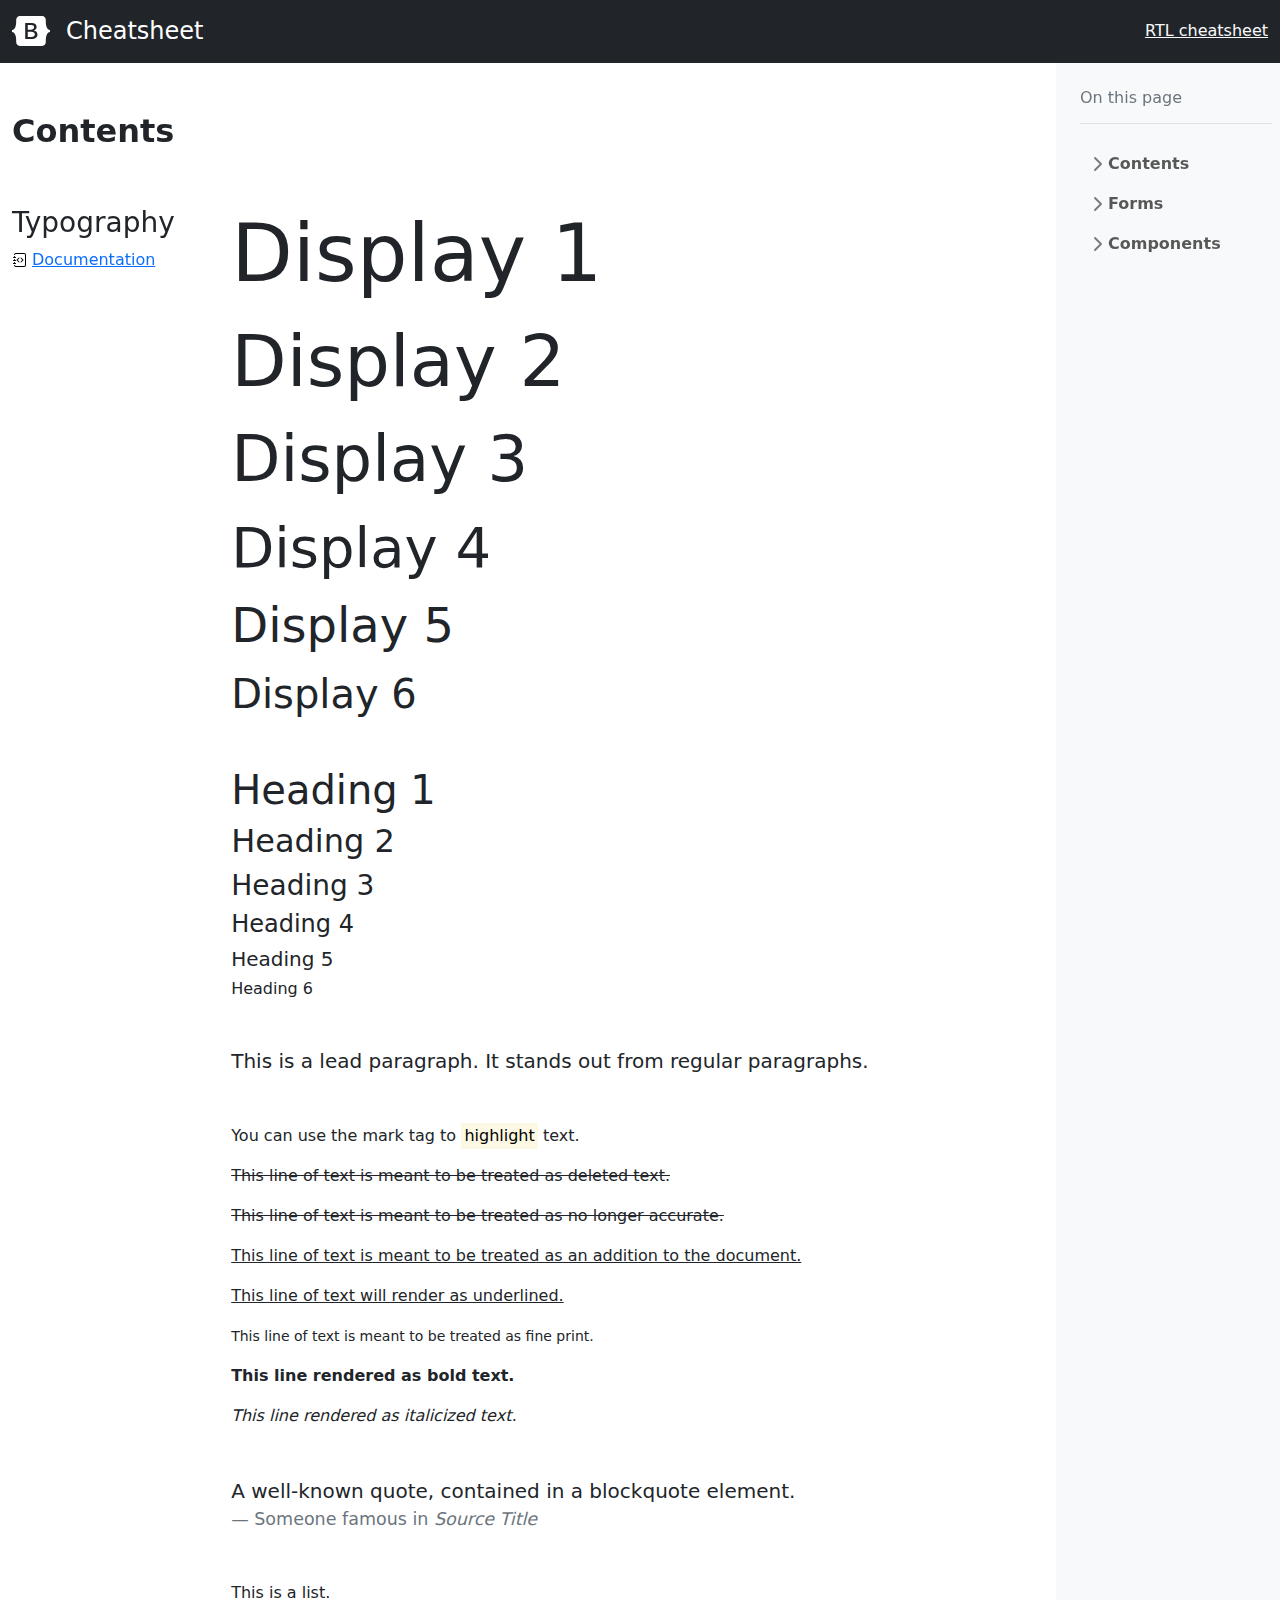
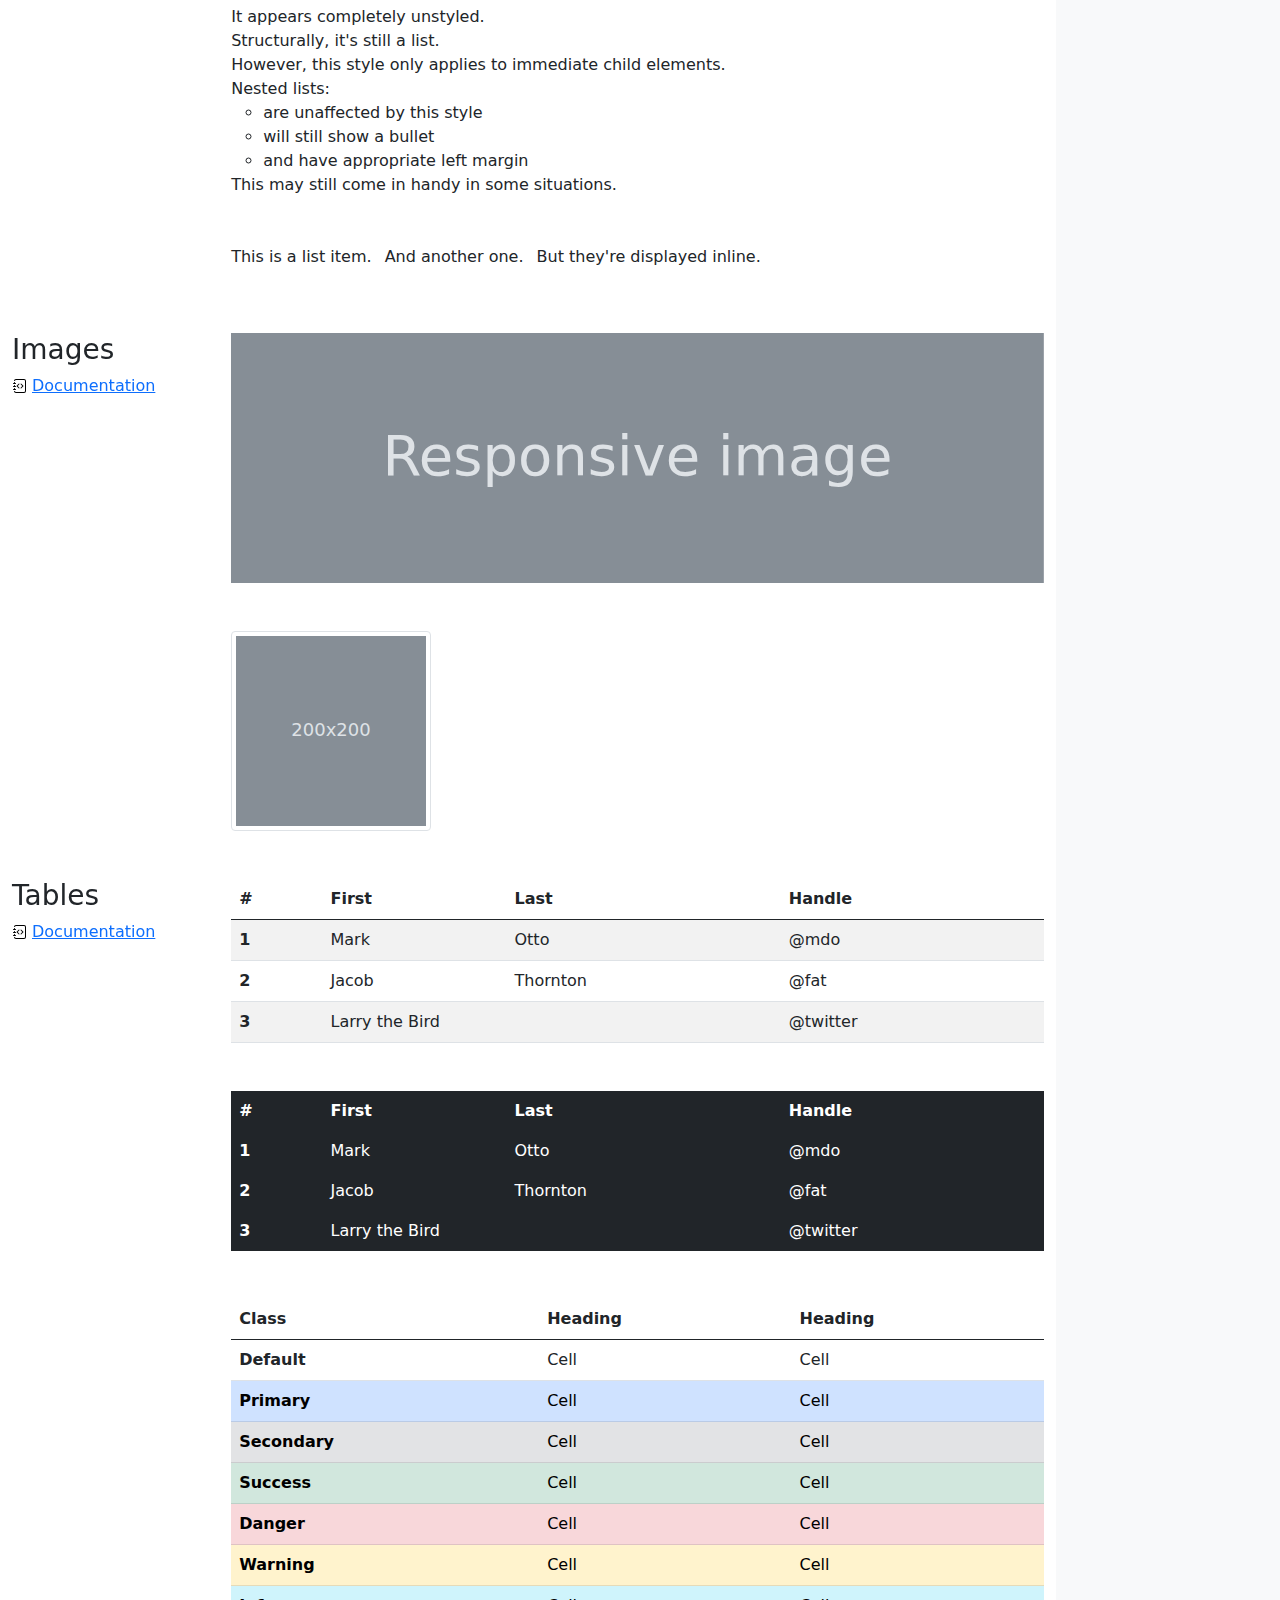
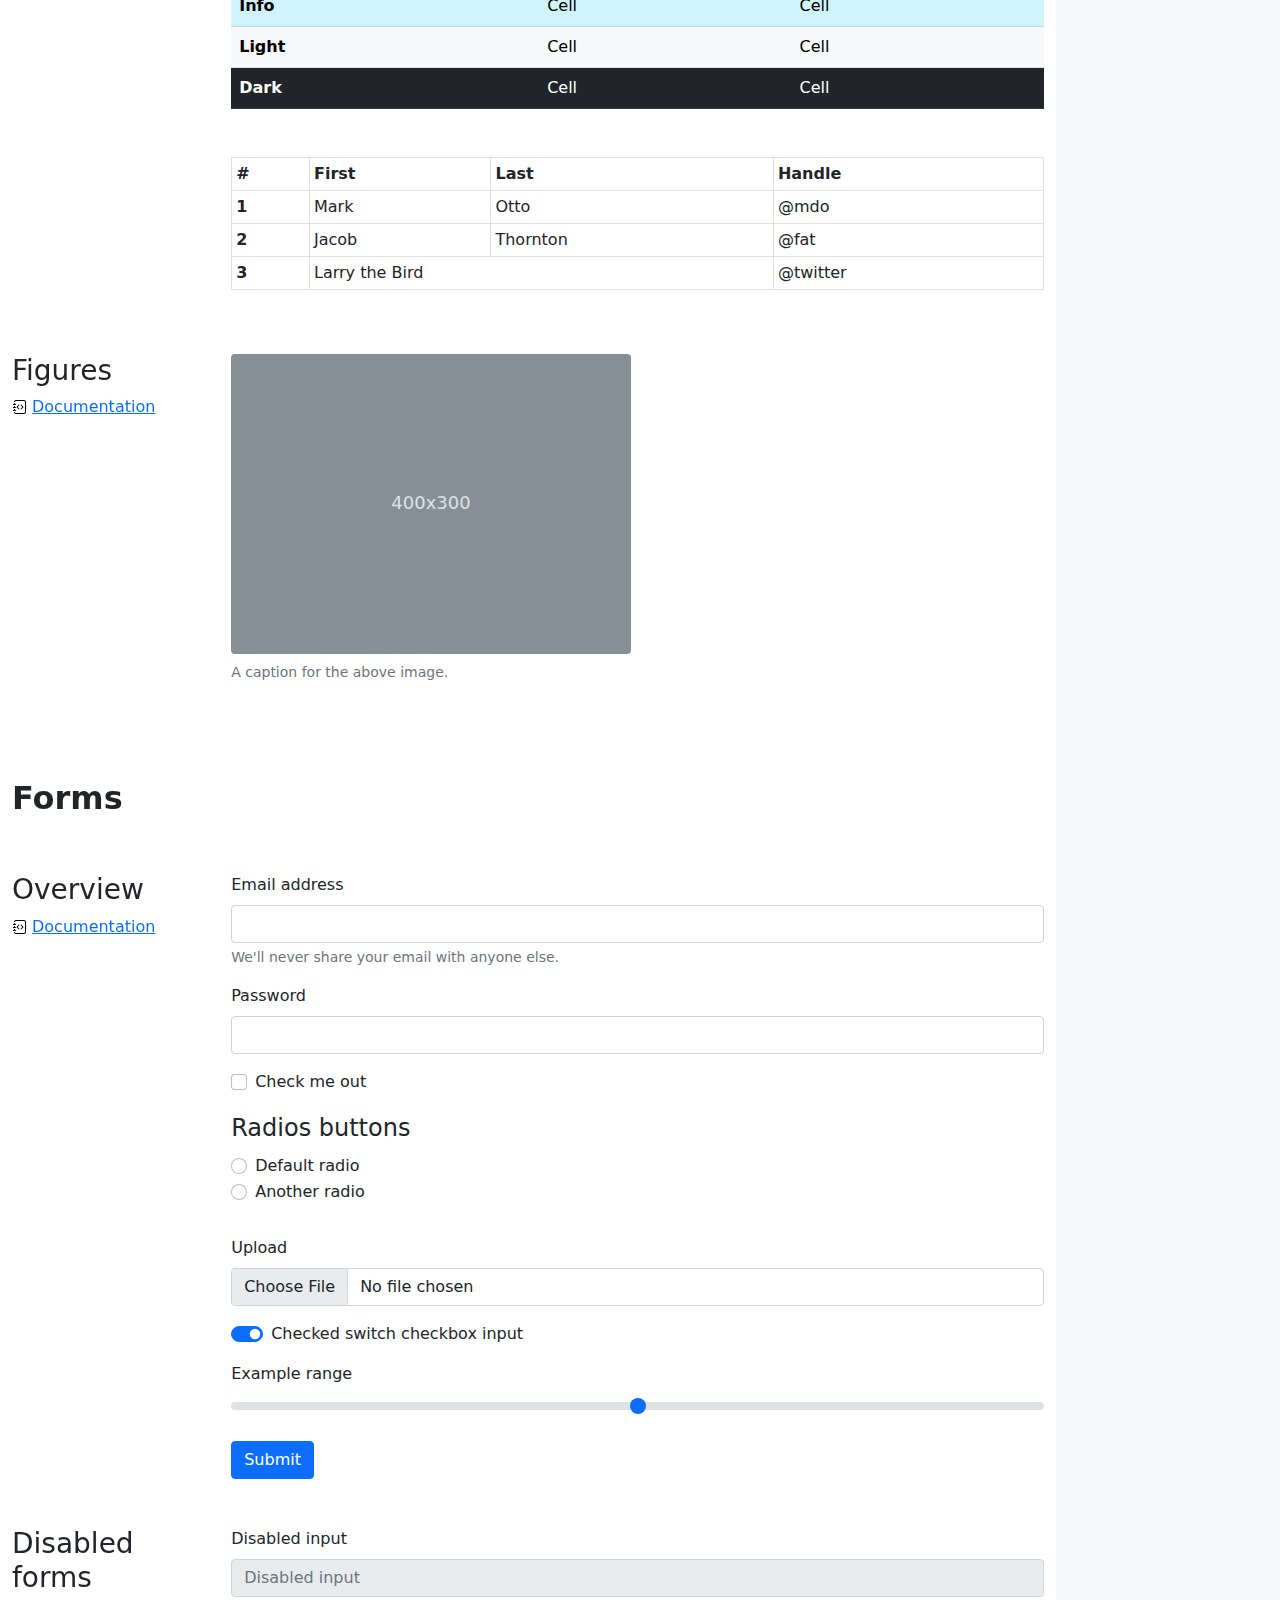
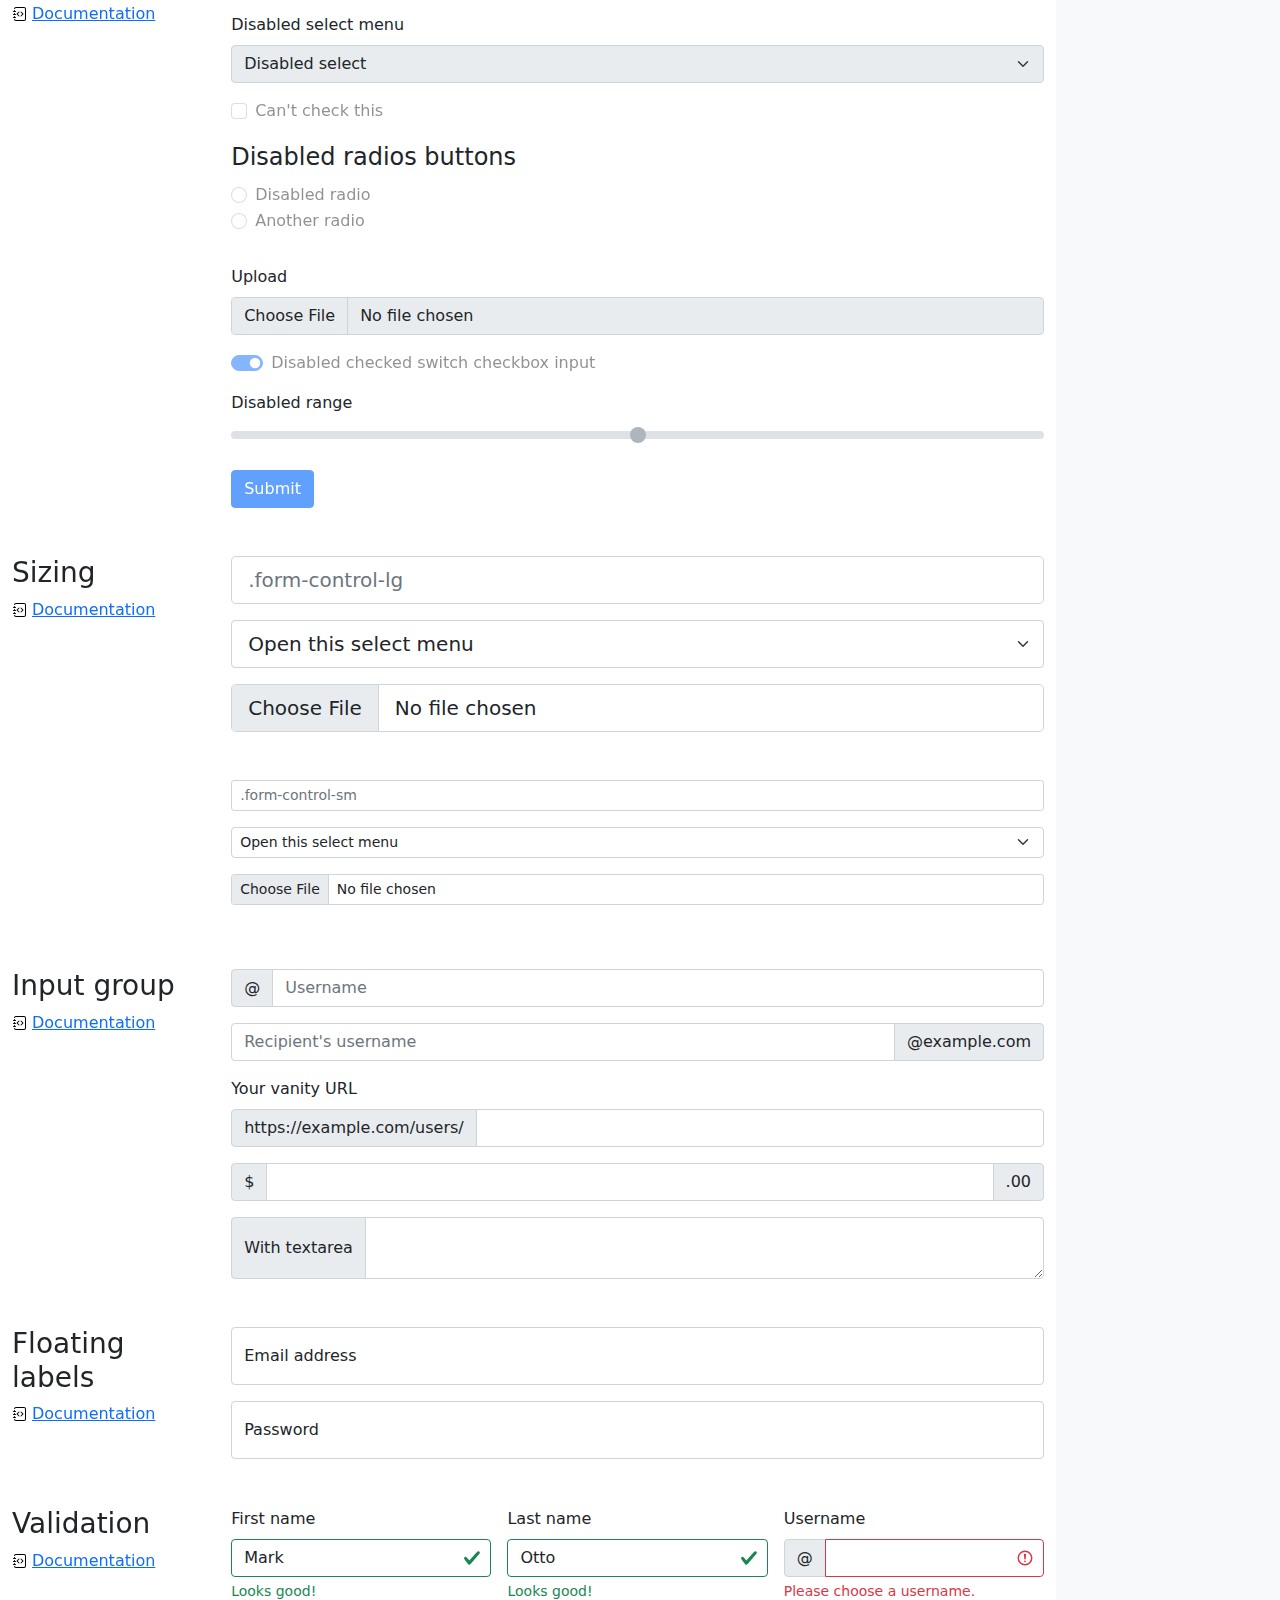
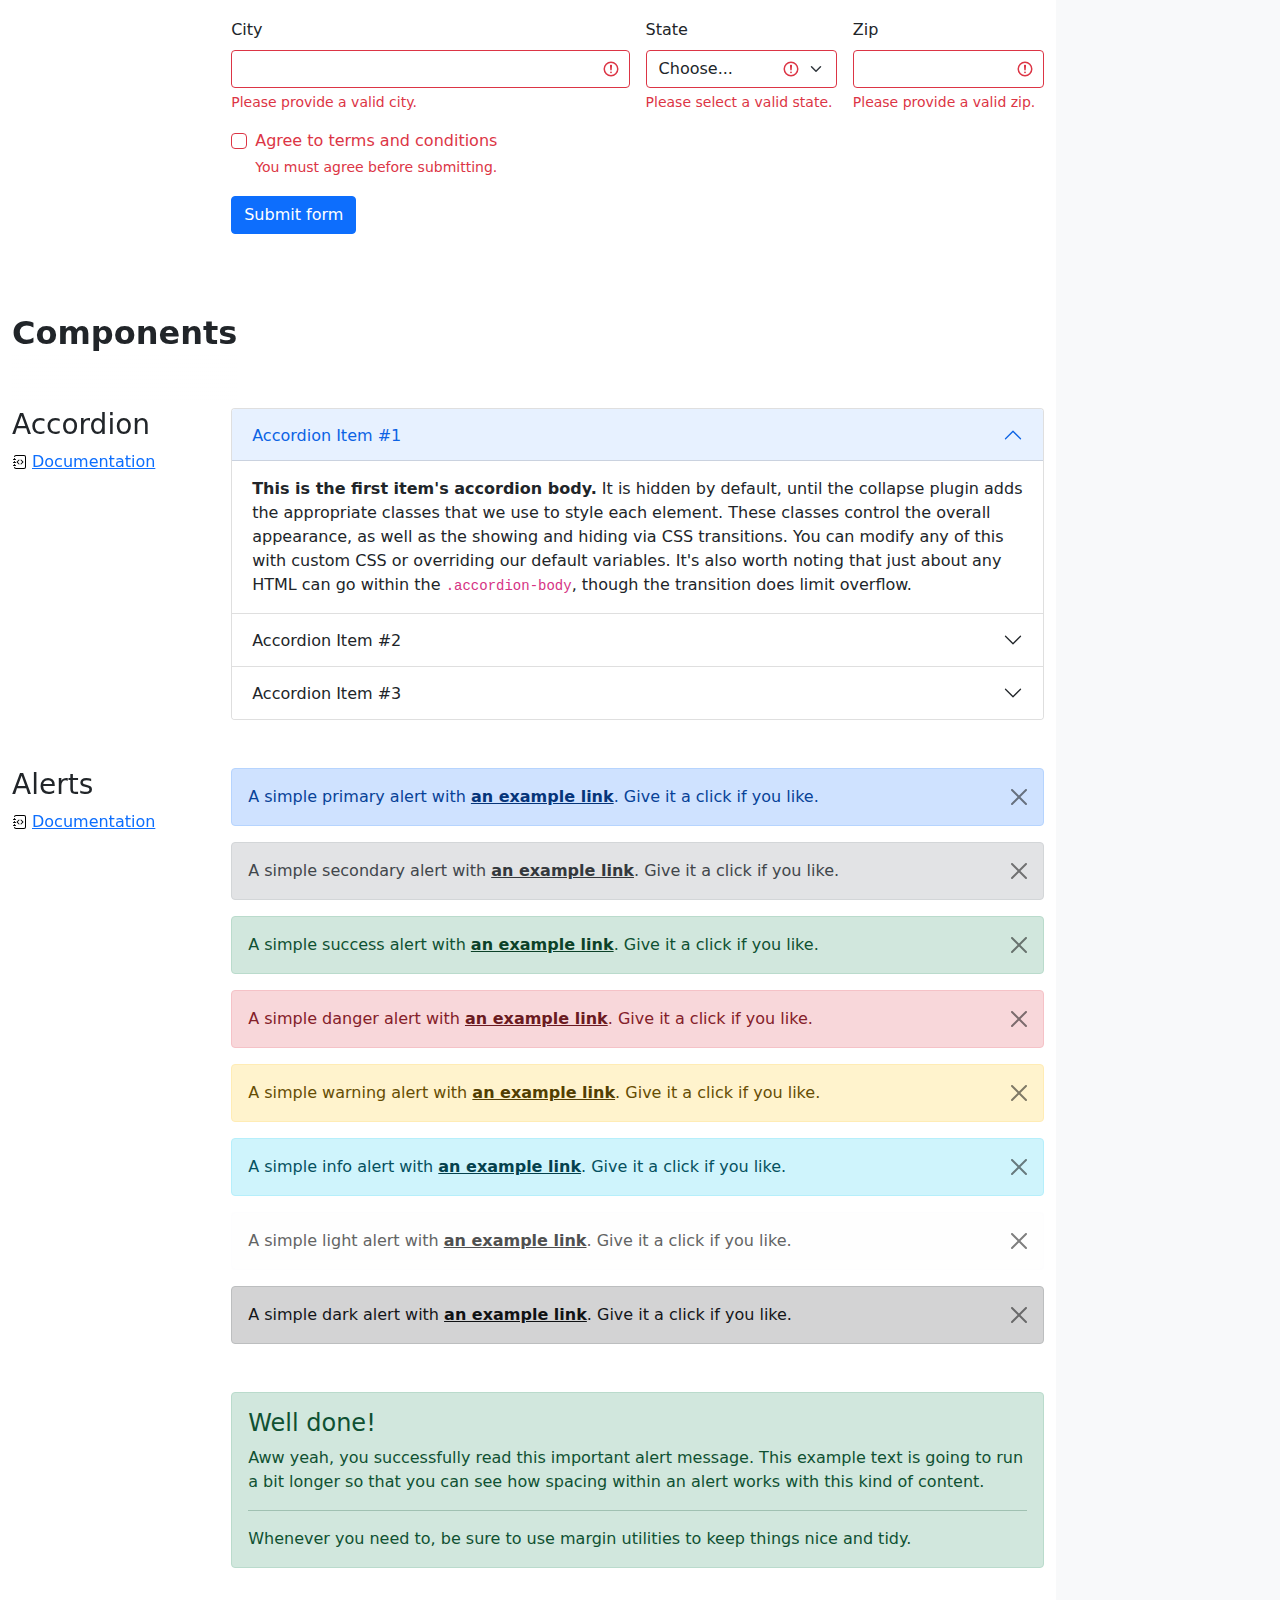
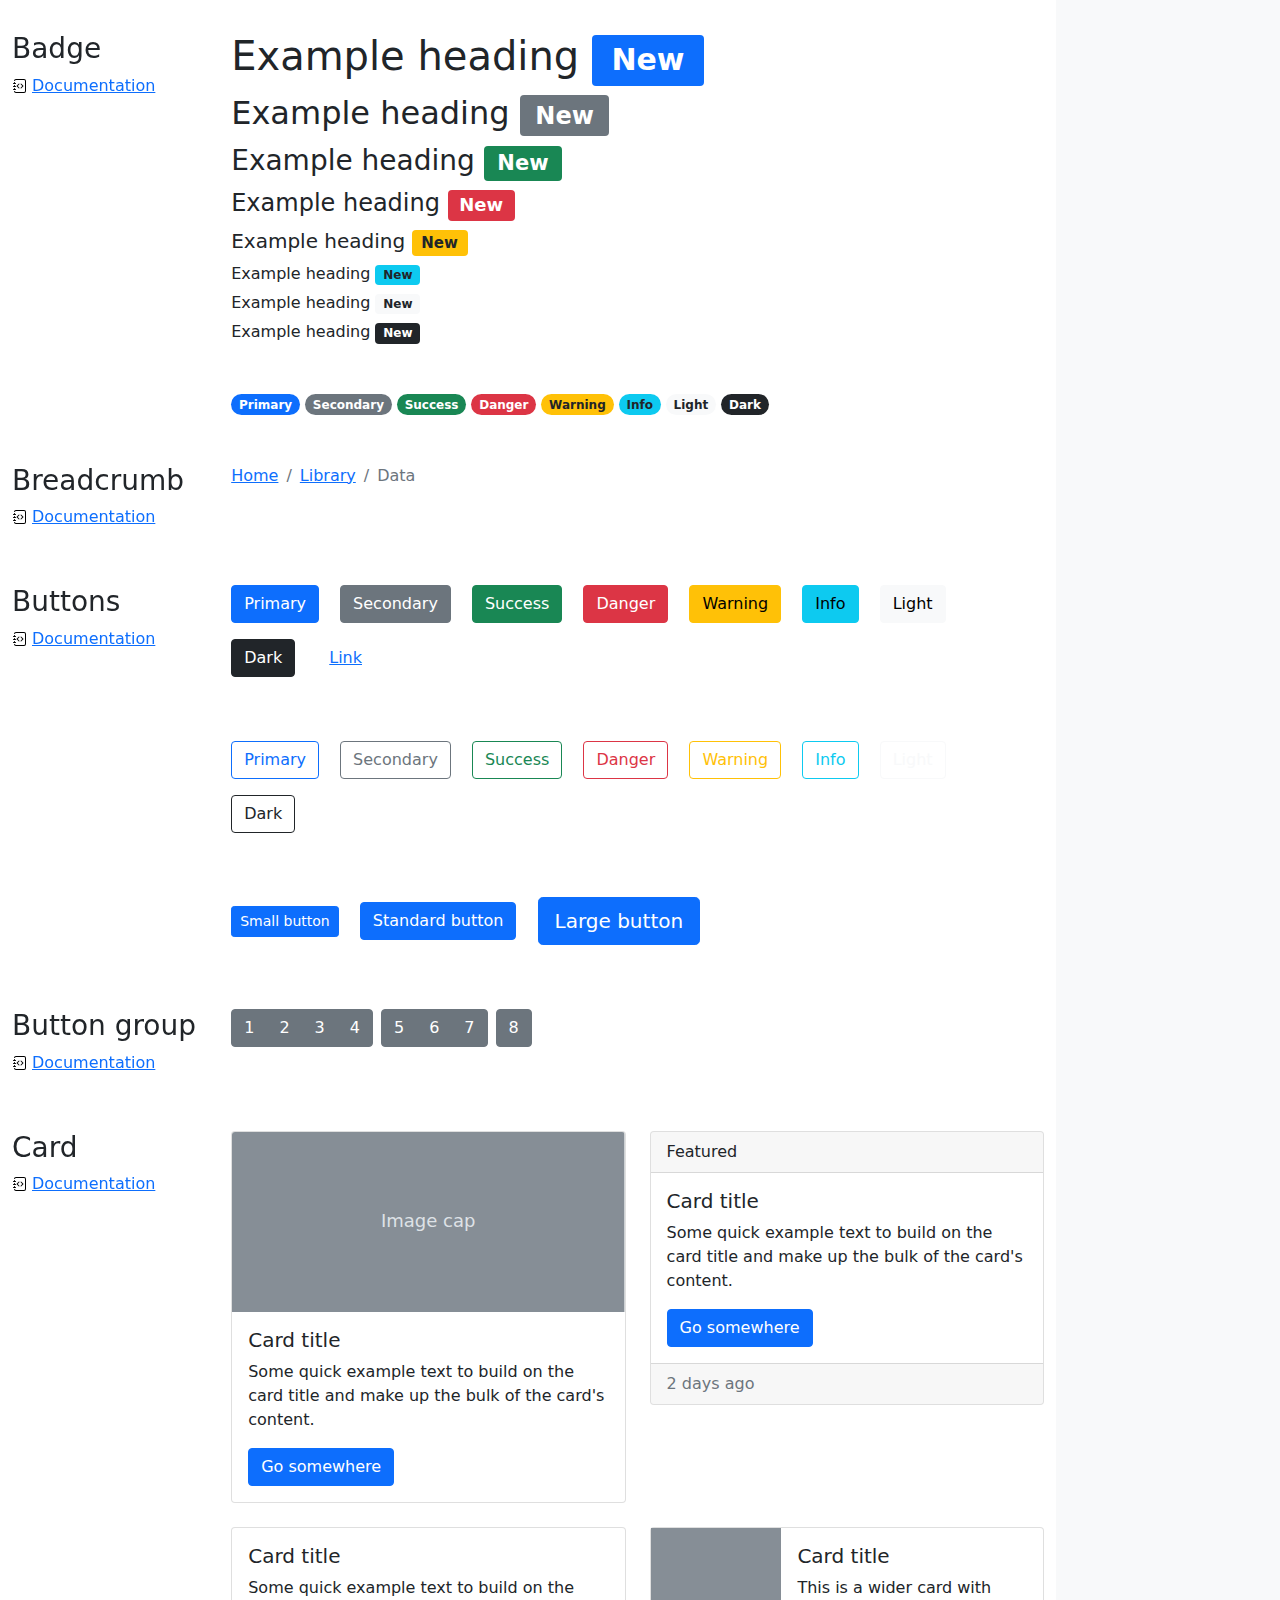
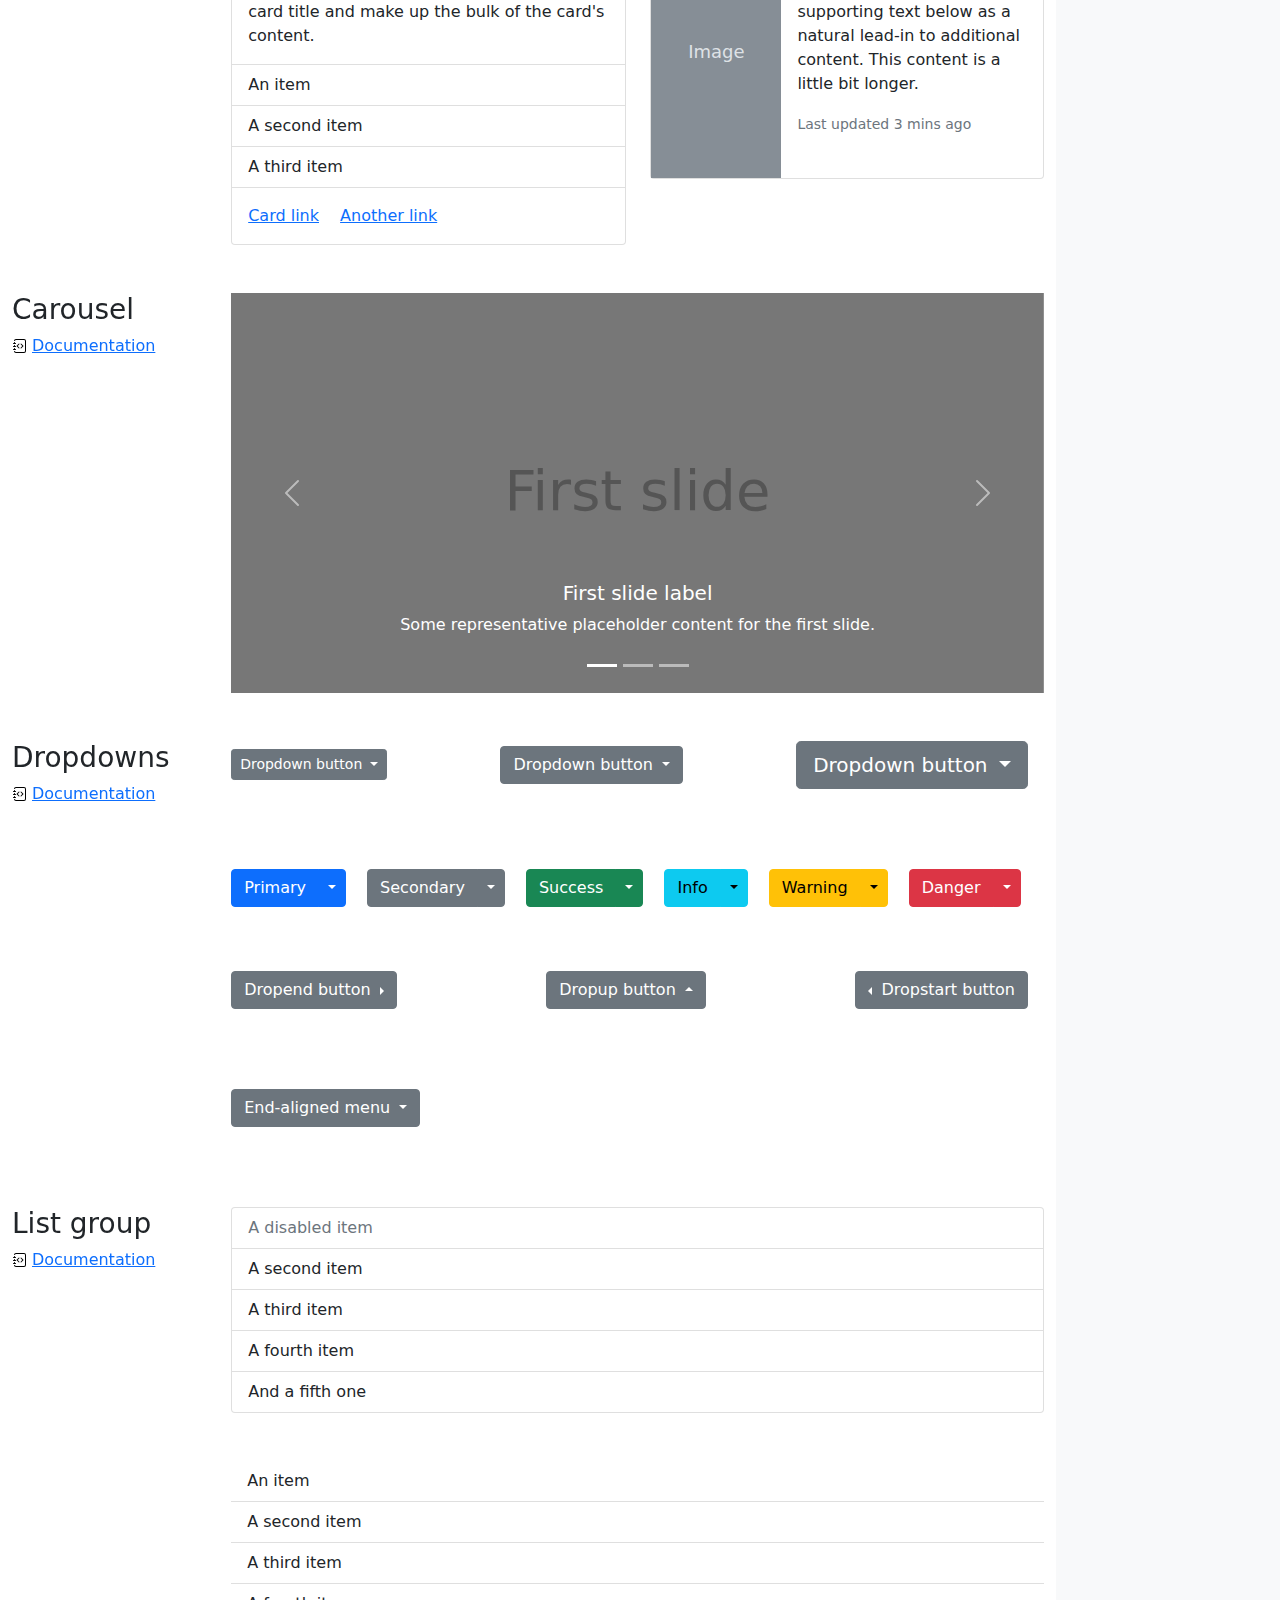
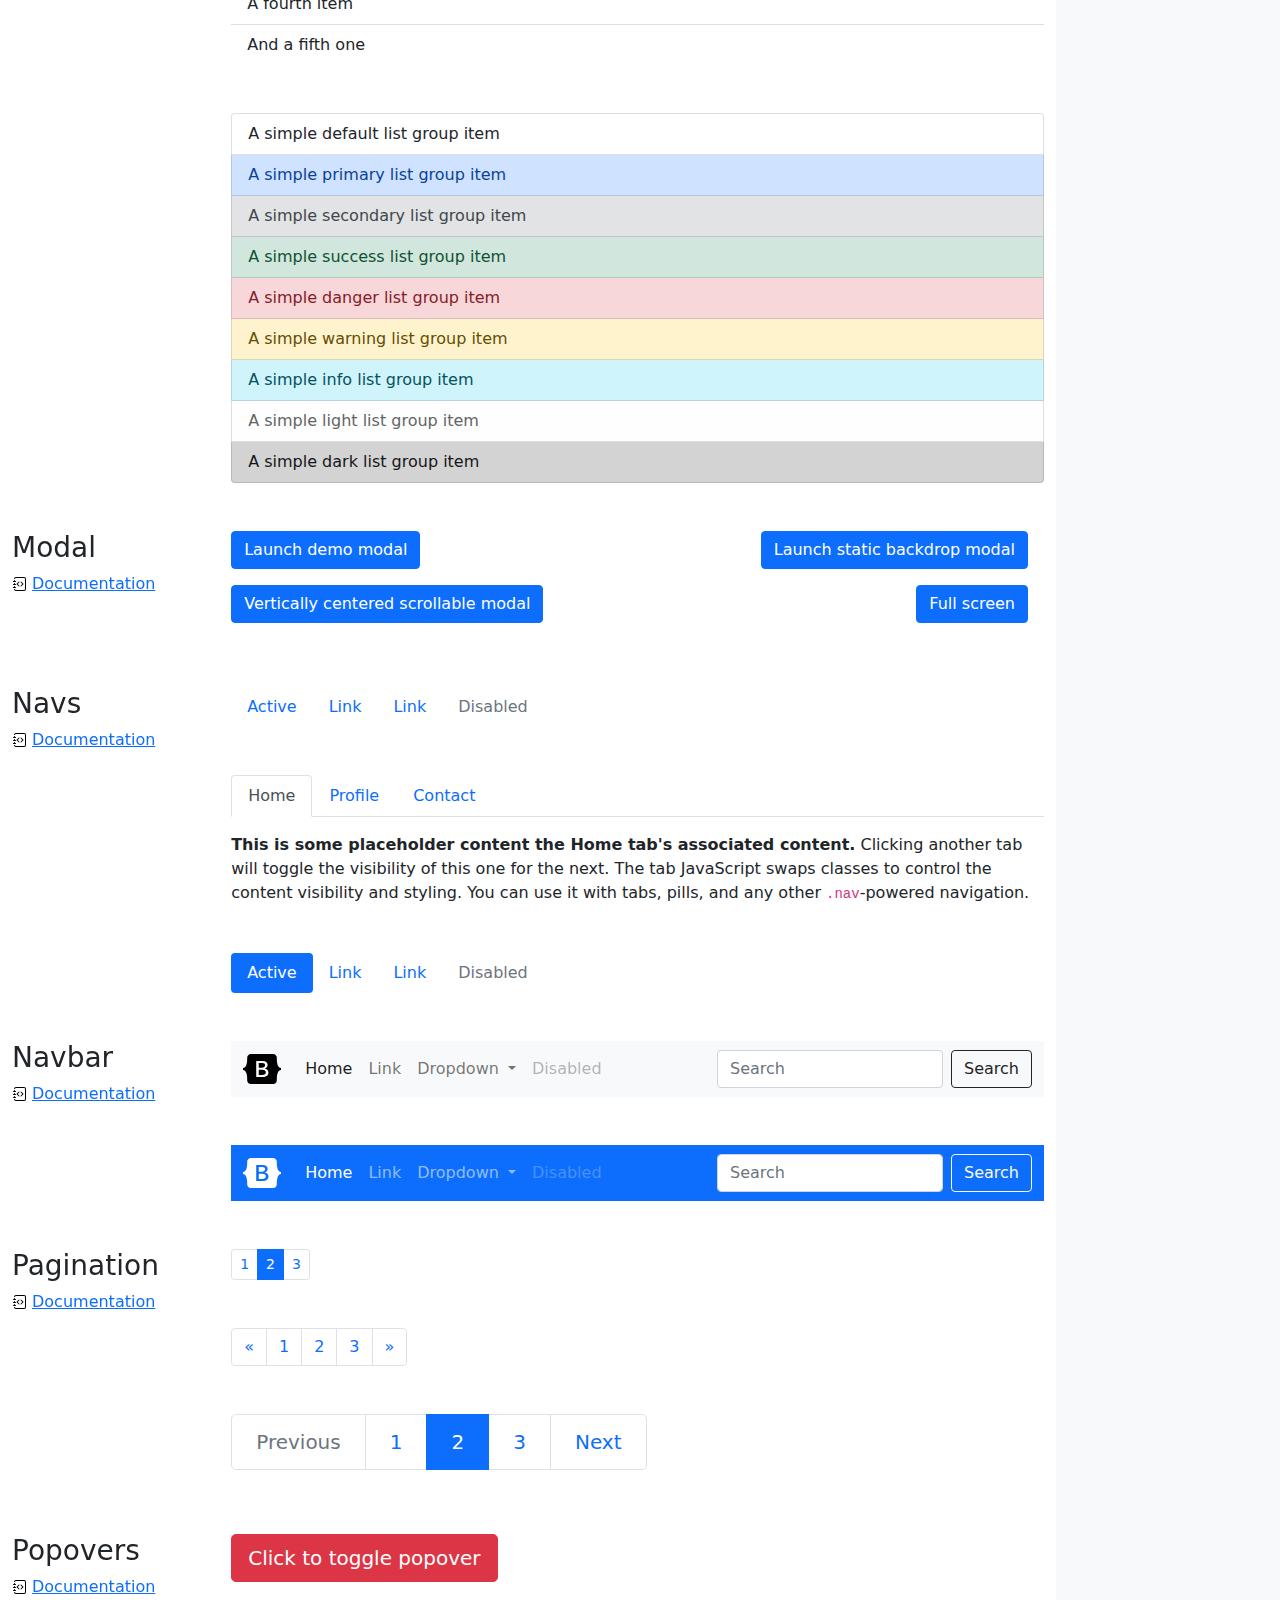
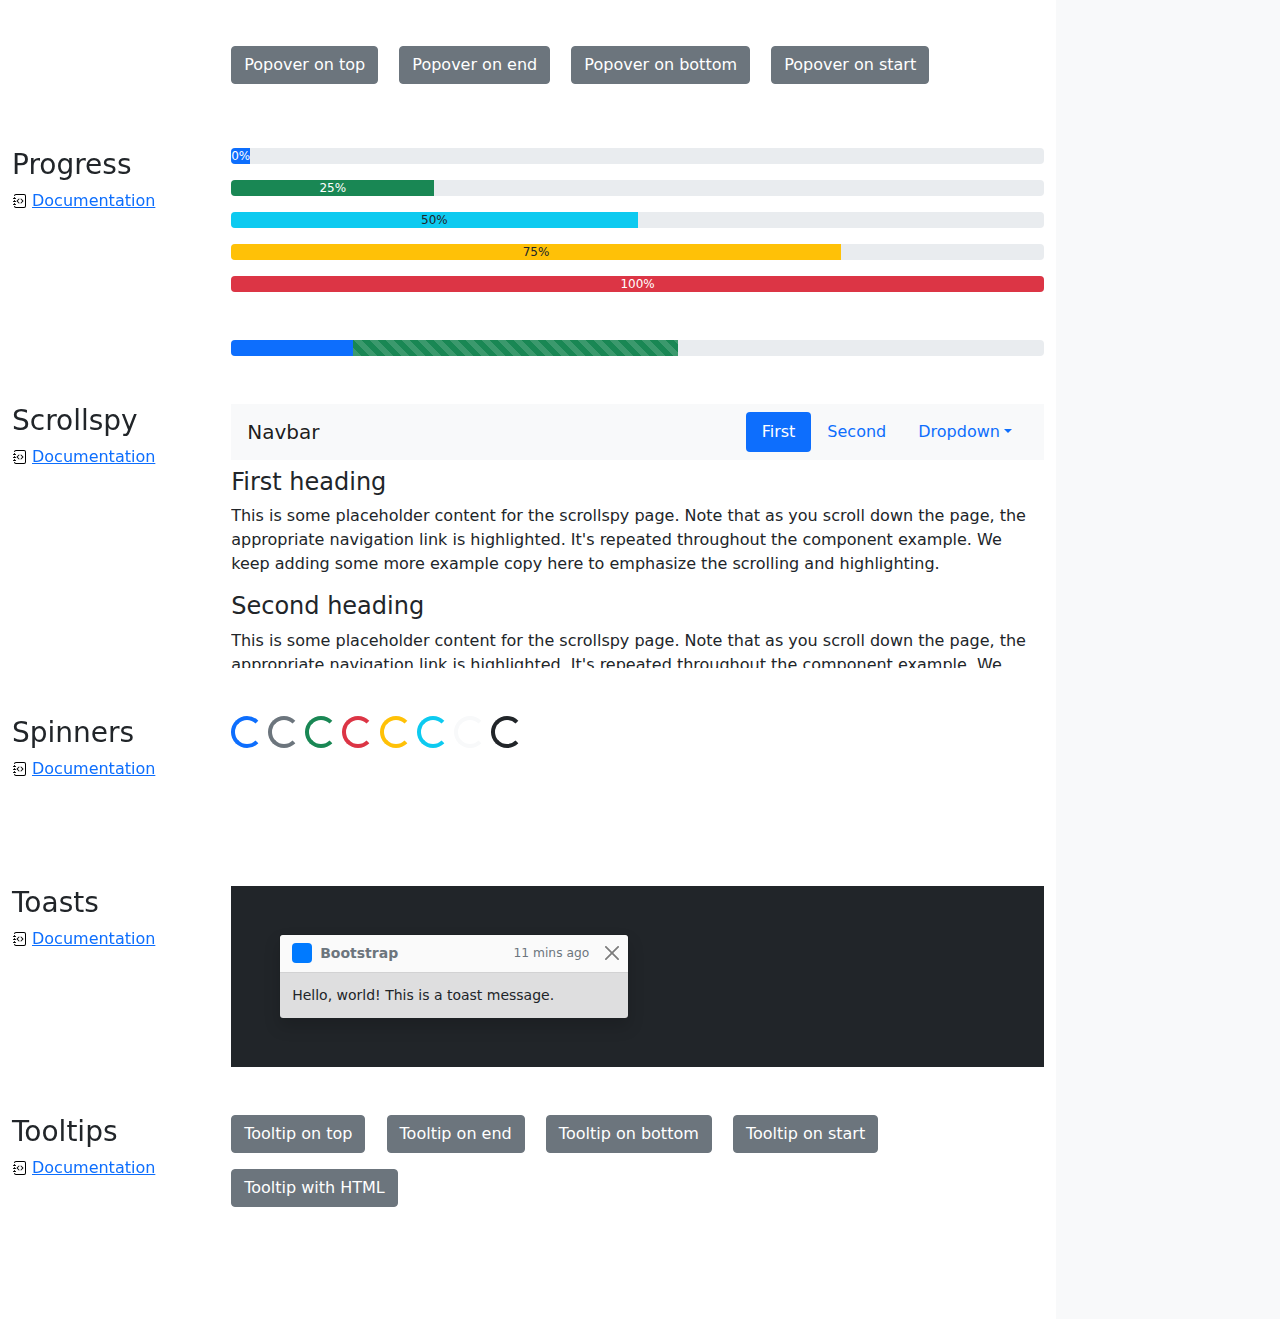
<file: assets/examples/cheatsheet/index.html>
<!doctype html>
<html lang="en">
  <head>
    <meta charset="utf-8">
    <meta name="viewport" content="width=device-width, initial-scale=1">
    <meta name="description" content="">
    <meta name="author" content="Mark Otto, Jacob Thornton, and Bootstrap contributors">
    <meta name="generator" content="Hugo 0.84.0">
    <title>Cheatsheet · Bootstrap v5.0</title>

    <link rel="canonical" href="https://getbootstrap.com/docs/5.0/examples/cheatsheet/">

    

    <!-- Bootstrap core CSS -->
<link href="../assets/dist/css/bootstrap.min.css" rel="stylesheet">

    <style>
      .bd-placeholder-img {
        font-size: 1.125rem;
        text-anchor: middle;
        -webkit-user-select: none;
        -moz-user-select: none;
        user-select: none;
      }

      @media (min-width: 768px) {
        .bd-placeholder-img-lg {
          font-size: 3.5rem;
        }
      }
    </style>

    
    <!-- Custom styles for this template -->
    <link href="cheatsheet.css" rel="stylesheet">
  </head>
  <body class="bg-light">
    
<header class="bd-header bg-dark py-3 d-flex align-items-stretch border-bottom border-dark">
  <div class="container-fluid d-flex align-items-center">
    <h1 class="d-flex align-items-center fs-4 text-white mb-0">
      <img src="../assets/brand/bootstrap-logo-white.svg" width="38" height="30" class="me-3" alt="Bootstrap">
      Cheatsheet
    </h1>
    <a href="../examples/cheatsheet-rtl/" class="ms-auto link-light" hreflang="ar">RTL cheatsheet</a>
  </div>
</header>
<aside class="bd-aside sticky-xl-top text-muted align-self-start mb-3 mb-xl-5 px-2">
  <h2 class="h6 pt-4 pb-3 mb-4 border-bottom">On this page</h2>
  <nav class="small" id="toc">
    <ul class="list-unstyled">
      <li class="my-2">
        <button class="btn d-inline-flex align-items-center collapsed" data-bs-toggle="collapse" aria-expanded="false" data-bs-target="#contents-collapse" aria-controls="contents-collapse">Contents</button>
        <ul class="list-unstyled ps-3 collapse" id="contents-collapse">
          <li><a class="d-inline-flex align-items-center rounded" href="#typography">Typography</a></li>
          <li><a class="d-inline-flex align-items-center rounded" href="#images">Images</a></li>
          <li><a class="d-inline-flex align-items-center rounded" href="#tables">Tables</a></li>
          <li><a class="d-inline-flex align-items-center rounded" href="#figures">Figures</a></li>
        </ul>
      </li>
      <li class="my-2">
        <button class="btn d-inline-flex align-items-center collapsed" data-bs-toggle="collapse" aria-expanded="false" data-bs-target="#forms-collapse" aria-controls="forms-collapse">Forms</button>
        <ul class="list-unstyled ps-3 collapse" id="forms-collapse">
          <li><a class="d-inline-flex align-items-center rounded" href="#overview">Overview</a></li>
          <li><a class="d-inline-flex align-items-center rounded" href="#disabled-forms">Disabled forms</a></li>
          <li><a class="d-inline-flex align-items-center rounded" href="#sizing">Sizing</a></li>
          <li><a class="d-inline-flex align-items-center rounded" href="#input-group">Input group</a></li>
          <li><a class="d-inline-flex align-items-center rounded" href="#floating-labels">Floating labels</a></li>
          <li><a class="d-inline-flex align-items-center rounded" href="#validation">Validation</a></li>
        </ul>
      </li>
      <li class="my-2">
        <button class="btn d-inline-flex align-items-center collapsed" data-bs-toggle="collapse" aria-expanded="false" data-bs-target="#components-collapse" aria-controls="components-collapse">Components</button>
        <ul class="list-unstyled ps-3 collapse" id="components-collapse">
          <li><a class="d-inline-flex align-items-center rounded" href="#accordion">Accordion</a></li>
          <li><a class="d-inline-flex align-items-center rounded" href="#alerts">Alerts</a></li>
          <li><a class="d-inline-flex align-items-center rounded" href="#badge">Badge</a></li>
          <li><a class="d-inline-flex align-items-center rounded" href="#breadcrumb">Breadcrumb</a></li>
          <li><a class="d-inline-flex align-items-center rounded" href="#buttons">Buttons</a></li>
          <li><a class="d-inline-flex align-items-center rounded" href="#button-group">Button group</a></li>
          <li><a class="d-inline-flex align-items-center rounded" href="#card">Card</a></li>
          <li><a class="d-inline-flex align-items-center rounded" href="#carousel">Carousel</a></li>
          <li><a class="d-inline-flex align-items-center rounded" href="#dropdowns">Dropdowns</a></li>
          <li><a class="d-inline-flex align-items-center rounded" href="#list-group">List group</a></li>
          <li><a class="d-inline-flex align-items-center rounded" href="#modal">Modal</a></li>
          <li><a class="d-inline-flex align-items-center rounded" href="#navs">Navs</a></li>
          <li><a class="d-inline-flex align-items-center rounded" href="#navbar">Navbar</a></li>
          <li><a class="d-inline-flex align-items-center rounded" href="#pagination">Pagination</a></li>
          <li><a class="d-inline-flex align-items-center rounded" href="#popovers">Popovers</a></li>
          <li><a class="d-inline-flex align-items-center rounded" href="#progress">Progress</a></li>
          <li><a class="d-inline-flex align-items-center rounded" href="#scrollspy">Scrollspy</a></li>
          <li><a class="d-inline-flex align-items-center rounded" href="#spinners">Spinners</a></li>
          <li><a class="d-inline-flex align-items-center rounded" href="#toasts">Toasts</a></li>
          <li><a class="d-inline-flex align-items-center rounded" href="#tooltips">Tooltips</a></li>
        </ul>
      </li>
    </ul>
  </nav>
</aside>
<div class="bd-cheatsheet container-fluid bg-body">
  <section id="content">
    <h2 class="sticky-xl-top fw-bold pt-3 pt-xl-5 pb-2 pb-xl-3">Contents</h2>

    <article class="my-3" id="typography">
      <div class="bd-heading sticky-xl-top align-self-start mt-5 mb-3 mt-xl-0 mb-xl-2">
        <h3>Typography</h3>
        <a class="d-flex align-items-center" href="../content/typography/">Documentation</a>
      </div>

      <div>
        <div class="bd-example">
        <p class="display-1">Display 1</p>
        <p class="display-2">Display 2</p>
        <p class="display-3">Display 3</p>
        <p class="display-4">Display 4</p>
        <p class="display-5">Display 5</p>
        <p class="display-6">Display 6</p>
        </div>

        <div class="bd-example">
        <p class="h1">Heading 1</p>
        <p class="h2">Heading 2</p>
        <p class="h3">Heading 3</p>
        <p class="h4">Heading 4</p>
        <p class="h5">Heading 5</p>
        <p class="h6">Heading 6</p>
        </div>

        <div class="bd-example">
        <p class="lead">
          This is a lead paragraph. It stands out from regular paragraphs.
        </p>
        </div>

        <div class="bd-example">
        <p>You can use the mark tag to <mark>highlight</mark> text.</p>
        <p><del>This line of text is meant to be treated as deleted text.</del></p>
        <p><s>This line of text is meant to be treated as no longer accurate.</s></p>
        <p><ins>This line of text is meant to be treated as an addition to the document.</ins></p>
        <p><u>This line of text will render as underlined.</u></p>
        <p><small>This line of text is meant to be treated as fine print.</small></p>
        <p><strong>This line rendered as bold text.</strong></p>
        <p><em>This line rendered as italicized text.</em></p>
        </div>

        <div class="bd-example">
        <blockquote class="blockquote">
          <p>A well-known quote, contained in a blockquote element.</p>
          <footer class="blockquote-footer">Someone famous in <cite title="Source Title">Source Title</cite></footer>
        </blockquote>
        </div>

        <div class="bd-example">
        <ul class="list-unstyled">
          <li>This is a list.</li>
          <li>It appears completely unstyled.</li>
          <li>Structurally, it's still a list.</li>
          <li>However, this style only applies to immediate child elements.</li>
          <li>Nested lists:
            <ul>
              <li>are unaffected by this style</li>
              <li>will still show a bullet</li>
              <li>and have appropriate left margin</li>
            </ul>
          </li>
          <li>This may still come in handy in some situations.</li>
        </ul>
        </div>

        <div class="bd-example">
        <ul class="list-inline">
          <li class="list-inline-item">This is a list item.</li>
          <li class="list-inline-item">And another one.</li>
          <li class="list-inline-item">But they're displayed inline.</li>
        </ul>
        </div>
      </div>
    </article>
    <article class="my-3" id="images">
      <div class="bd-heading sticky-xl-top align-self-start mt-5 mb-3 mt-xl-0 mb-xl-2">
        <h3>Images</h3>
        <a class="d-flex align-items-center" href="../content/images/">Documentation</a>
      </div>

      <div>
        <div class="bd-example">
        <svg class="bd-placeholder-img bd-placeholder-img-lg img-fluid" width="100%" height="250" xmlns="http://www.w3.org/2000/svg" role="img" aria-label="Placeholder: Responsive image" preserveAspectRatio="xMidYMid slice" focusable="false"><title>Placeholder</title><rect width="100%" height="100%" fill="#868e96"/><text x="50%" y="50%" fill="#dee2e6" dy=".3em">Responsive image</text></svg>

        </div>

        <div class="bd-example">
        <svg class="bd-placeholder-img img-thumbnail" width="200" height="200" xmlns="http://www.w3.org/2000/svg" role="img" aria-label="A generic square placeholder image with a white border around it, making it resemble a photograph taken with an old instant camera: 200x200" preserveAspectRatio="xMidYMid slice" focusable="false"><title>A generic square placeholder image with a white border around it, making it resemble a photograph taken with an old instant camera</title><rect width="100%" height="100%" fill="#868e96"/><text x="50%" y="50%" fill="#dee2e6" dy=".3em">200x200</text></svg>

        </div>
      </div>
    </article>
    <article class="my-3" id="tables">
      <div class="bd-heading sticky-xl-top align-self-start mt-5 mb-3 mt-xl-0 mb-xl-2">
        <h3>Tables</h3>
        <a class="d-flex align-items-center" href="../content/tables/">Documentation</a>
      </div>

      <div>
        <div class="bd-example">
        <table class="table table-striped">
          <thead>
          <tr>
            <th scope="col">#</th>
            <th scope="col">First</th>
            <th scope="col">Last</th>
            <th scope="col">Handle</th>
          </tr>
          </thead>
          <tbody>
          <tr>
            <th scope="row">1</th>
            <td>Mark</td>
            <td>Otto</td>
            <td>@mdo</td>
          </tr>
          <tr>
            <th scope="row">2</th>
            <td>Jacob</td>
            <td>Thornton</td>
            <td>@fat</td>
          </tr>
          <tr>
            <th scope="row">3</th>
            <td colspan="2">Larry the Bird</td>
            <td>@twitter</td>
          </tr>
          </tbody>
        </table>
        </div>

        <div class="bd-example">
        <table class="table table-dark table-borderless">
          <thead>
          <tr>
            <th scope="col">#</th>
            <th scope="col">First</th>
            <th scope="col">Last</th>
            <th scope="col">Handle</th>
          </tr>
          </thead>
          <tbody>
          <tr>
            <th scope="row">1</th>
            <td>Mark</td>
            <td>Otto</td>
            <td>@mdo</td>
          </tr>
          <tr>
            <th scope="row">2</th>
            <td>Jacob</td>
            <td>Thornton</td>
            <td>@fat</td>
          </tr>
          <tr>
            <th scope="row">3</th>
            <td colspan="2">Larry the Bird</td>
            <td>@twitter</td>
          </tr>
          </tbody>
        </table>
        </div>

        <div class="bd-example">
        <table class="table table-hover">
          <thead>
          <tr>
            <th scope="col">Class</th>
            <th scope="col">Heading</th>
            <th scope="col">Heading</th>
          </tr>
          </thead>
          <tbody>
          <tr>
            <th scope="row">Default</th>
            <td>Cell</td>
            <td>Cell</td>
          </tr>
          
          <tr class="table-primary">
            <th scope="row">Primary</th>
            <td>Cell</td>
            <td>Cell</td>
          </tr>
          <tr class="table-secondary">
            <th scope="row">Secondary</th>
            <td>Cell</td>
            <td>Cell</td>
          </tr>
          <tr class="table-success">
            <th scope="row">Success</th>
            <td>Cell</td>
            <td>Cell</td>
          </tr>
          <tr class="table-danger">
            <th scope="row">Danger</th>
            <td>Cell</td>
            <td>Cell</td>
          </tr>
          <tr class="table-warning">
            <th scope="row">Warning</th>
            <td>Cell</td>
            <td>Cell</td>
          </tr>
          <tr class="table-info">
            <th scope="row">Info</th>
            <td>Cell</td>
            <td>Cell</td>
          </tr>
          <tr class="table-light">
            <th scope="row">Light</th>
            <td>Cell</td>
            <td>Cell</td>
          </tr>
          <tr class="table-dark">
            <th scope="row">Dark</th>
            <td>Cell</td>
            <td>Cell</td>
          </tr>
          </tbody>
        </table>
        </div>

        <div class="bd-example">
        <table class="table table-sm table-bordered">
          <thead>
          <tr>
            <th scope="col">#</th>
            <th scope="col">First</th>
            <th scope="col">Last</th>
            <th scope="col">Handle</th>
          </tr>
          </thead>
          <tbody>
          <tr>
            <th scope="row">1</th>
            <td>Mark</td>
            <td>Otto</td>
            <td>@mdo</td>
          </tr>
          <tr>
            <th scope="row">2</th>
            <td>Jacob</td>
            <td>Thornton</td>
            <td>@fat</td>
          </tr>
          <tr>
            <th scope="row">3</th>
            <td colspan="2">Larry the Bird</td>
            <td>@twitter</td>
          </tr>
          </tbody>
        </table>
        </div>
      </div>
    </article>
    <article class="my-3" id="figures">
      <div class="bd-heading sticky-xl-top align-self-start mt-5 mb-3 mt-xl-0 mb-xl-2">
        <h3>Figures</h3>
        <a class="d-flex align-items-center" href="../content/figures/">Documentation</a>
      </div>

      <div>
        <div class="bd-example">
        <figure class="figure">
          <svg class="bd-placeholder-img figure-img img-fluid rounded" width="400" height="300" xmlns="http://www.w3.org/2000/svg" role="img" aria-label="Placeholder: 400x300" preserveAspectRatio="xMidYMid slice" focusable="false"><title>Placeholder</title><rect width="100%" height="100%" fill="#868e96"/><text x="50%" y="50%" fill="#dee2e6" dy=".3em">400x300</text></svg>

          <figcaption class="figure-caption">A caption for the above image.</figcaption>
        </figure>
        </div>
      </div>
    </article>
  </section>

  <section id="forms">
    <h2 class="sticky-xl-top fw-bold pt-3 pt-xl-5 pb-2 pb-xl-3">Forms</h2>

    <article class="my-3" id="overview">
      <div class="bd-heading sticky-xl-top align-self-start mt-5 mb-3 mt-xl-0 mb-xl-2">
        <h3>Overview</h3>
        <a class="d-flex align-items-center" href="../forms/overview/">Documentation</a>
      </div>

      <div>
        <div class="bd-example">
        <form>
          <div class="mb-3">
            <label for="exampleInputEmail1" class="form-label">Email address</label>
            <input type="email" class="form-control" id="exampleInputEmail1" aria-describedby="emailHelp">
            <div id="emailHelp" class="form-text">We'll never share your email with anyone else.</div>
          </div>
          <div class="mb-3">
            <label for="exampleInputPassword1" class="form-label">Password</label>
            <input type="password" class="form-control" id="exampleInputPassword1">
          </div>
          <div class="mb-3 form-check">
            <input type="checkbox" class="form-check-input" id="exampleCheck1">
            <label class="form-check-label" for="exampleCheck1">Check me out</label>
          </div>
          <fieldset class="mb-3">
            <legend>Radios buttons</legend>
            <div class="form-check">
              <input type="radio" name="radios" class="form-check-input" id="exampleRadio1">
              <label class="form-check-label" for="exampleRadio1">Default radio</label>
            </div>
            <div class="mb-3 form-check">
              <input type="radio" name="radios" class="form-check-input" id="exampleRadio2">
              <label class="form-check-label" for="exampleRadio2">Another radio</label>
            </div>
          </fieldset>
          <div class="mb-3">
            <label class="form-label" for="customFile">Upload</label>
            <input type="file" class="form-control" id="customFile">
          </div>
          <div class="mb-3 form-check form-switch">
            <input class="form-check-input" type="checkbox" id="flexSwitchCheckChecked" checked>
            <label class="form-check-label" for="flexSwitchCheckChecked">Checked switch checkbox input</label>
          </div>
          <div class="mb-3">
            <label for="customRange3" class="form-label">Example range</label>
            <input type="range" class="form-range" min="0" max="5" step="0.5" id="customRange3">
          </div>
          <button type="submit" class="btn btn-primary">Submit</button>
        </form>
        </div>
      </div>
    </article>
    <article class="my-3" id="disabled-forms">
      <div class="bd-heading sticky-xl-top align-self-start mt-5 mb-3 mt-xl-0 mb-xl-2">
        <h3>Disabled forms</h3>
        <a class="d-flex align-items-center" href="../forms/overview/#disabled-forms">Documentation</a>
      </div>

      <div>
        <div class="bd-example">
        <form>
          <fieldset disabled aria-label="Disabled fieldset example">
            <div class="mb-3">
              <label for="disabledTextInput" class="form-label">Disabled input</label>
              <input type="text" id="disabledTextInput" class="form-control" placeholder="Disabled input">
            </div>
            <div class="mb-3">
              <label for="disabledSelect" class="form-label">Disabled select menu</label>
              <select id="disabledSelect" class="form-select">
                <option>Disabled select</option>
              </select>
            </div>
            <div class="mb-3">
              <div class="form-check">
                <input class="form-check-input" type="checkbox" id="disabledFieldsetCheck" disabled>
                <label class="form-check-label" for="disabledFieldsetCheck">
                  Can't check this
                </label>
              </div>
            </div>
            <fieldset class="mb-3">
              <legend>Disabled radios buttons</legend>
              <div class="form-check">
                <input type="radio" name="radios" class="form-check-input" id="disabledRadio1" disabled>
                <label class="form-check-label" for="disabledRadio1">Disabled radio</label>
              </div>
              <div class="mb-3 form-check">
                <input type="radio" name="radios" class="form-check-input" id="disabledRadio2" disabled>
                <label class="form-check-label" for="disabledRadio2">Another radio</label>
              </div>
            </fieldset>
            <div class="mb-3">
              <label class="form-label" for="disabledCustomFile">Upload</label>
              <input type="file" class="form-control" id="disabledCustomFile" disabled>
            </div>
            <div class="mb-3 form-check form-switch">
              <input class="form-check-input" type="checkbox" id="disabledSwitchCheckChecked" checked disabled>
              <label class="form-check-label" for="disabledSwitchCheckChecked">Disabled checked switch checkbox input</label>
            </div>
            <div class="mb-3">
              <label for="disabledRange" class="form-label">Disabled range</label>
              <input type="range" class="form-range" min="0" max="5" step="0.5" id="disabledRange">
            </div>
            <button type="submit" class="btn btn-primary">Submit</button>
          </fieldset>
        </form>
        </div>
      </div>
    </article>
    <article class="my-3" id="sizing">
      <div class="bd-heading sticky-xl-top align-self-start mt-5 mb-3 mt-xl-0 mb-xl-2">
        <h3>Sizing</h3>
        <a class="d-flex align-items-center" href="../forms/form-control/#sizing">Documentation</a>
      </div>

      <div>
        <div class="bd-example">
        <div class="mb-3">
          <input class="form-control form-control-lg" type="text" placeholder=".form-control-lg" aria-label=".form-control-lg example">
        </div>
        <div class="mb-3">
          <select class="form-select form-select-lg mb-3" aria-label=".form-select-lg example">
            <option selected>Open this select menu</option>
            <option value="1">One</option>
            <option value="2">Two</option>
            <option value="3">Three</option>
          </select>
        </div>
        <div class="mb-3">
          <input type="file" class="form-control form-control-lg" aria-label="Large file input example">
        </div>
        </div>

        <div class="bd-example">
        <div class="mb-3">
          <input class="form-control form-control-sm" type="text" placeholder=".form-control-sm" aria-label=".form-control-sm example">
        </div>
        <div class="mb-3">
          <select class="form-select form-select-sm" aria-label=".form-select-sm example">
            <option selected>Open this select menu</option>
            <option value="1">One</option>
            <option value="2">Two</option>
            <option value="3">Three</option>
          </select>
        </div>
        <div class="mb-3">
          <input type="file" class="form-control form-control-sm" aria-label="Small file input example">
        </div>
        </div>
      </div>
    </article>
    <article class="my-3" id="input-group">
      <div class="bd-heading sticky-xl-top align-self-start mt-5 mb-3 mt-xl-0 mb-xl-2">
        <h3>Input group</h3>
        <a class="d-flex align-items-center" href="../forms/input-group/">Documentation</a>
      </div>

      <div>
        <div class="bd-example">
        <div class="input-group mb-3">
          <span class="input-group-text" id="basic-addon1">@</span>
          <input type="text" class="form-control" placeholder="Username" aria-label="Username" aria-describedby="basic-addon1">
        </div>
        <div class="input-group mb-3">
          <input type="text" class="form-control" placeholder="Recipient's username" aria-label="Recipient's username" aria-describedby="basic-addon2">
          <span class="input-group-text" id="basic-addon2">@example.com</span>
        </div>
        <label for="basic-url" class="form-label">Your vanity URL</label>
        <div class="input-group mb-3">
          <span class="input-group-text" id="basic-addon3">https://example.com/users/</span>
          <input type="text" class="form-control" id="basic-url" aria-describedby="basic-addon3">
        </div>
        <div class="input-group mb-3">
          <span class="input-group-text">$</span>
          <input type="text" class="form-control" aria-label="Amount (to the nearest dollar)">
          <span class="input-group-text">.00</span>
        </div>
        <div class="input-group">
          <span class="input-group-text">With textarea</span>
          <textarea class="form-control" aria-label="With textarea"></textarea>
        </div>
        </div>
      </div>
    </article>
    <article class="my-3" id="floating-labels">
      <div class="bd-heading sticky-xl-top align-self-start mt-5 mb-3 mt-xl-0 mb-xl-2">
        <h3>Floating labels</h3>
        <a class="d-flex align-items-center" href="../forms/floating-labels/">Documentation</a>
      </div>

      <div>
        <div class="bd-example">
        <form>
          <div class="form-floating mb-3">
            <input type="email" class="form-control" id="floatingInput" placeholder="name@example.com">
            <label for="floatingInput">Email address</label>
          </div>
          <div class="form-floating">
            <input type="password" class="form-control" id="floatingPassword" placeholder="Password">
            <label for="floatingPassword">Password</label>
          </div>
        </form>
        </div>
      </div>
    </article>
    <article class="my-3" id="validation">
      <div class="bd-heading sticky-xl-top align-self-start mt-5 mb-3 mt-xl-0 mb-xl-2">
        <h3>Validation</h3>
        <a class="d-flex align-items-center" href="../forms/validation/">Documentation</a>
      </div>

      <div>
        <div class="bd-example">
        <form class="row g-3">
          <div class="col-md-4">
            <label for="validationServer01" class="form-label">First name</label>
            <input type="text" class="form-control is-valid" id="validationServer01" value="Mark" required>
            <div class="valid-feedback">
              Looks good!
            </div>
          </div>
          <div class="col-md-4">
            <label for="validationServer02" class="form-label">Last name</label>
            <input type="text" class="form-control is-valid" id="validationServer02" value="Otto" required>
            <div class="valid-feedback">
              Looks good!
            </div>
          </div>
          <div class="col-md-4">
            <label for="validationServerUsername" class="form-label">Username</label>
            <div class="input-group has-validation">
              <span class="input-group-text" id="inputGroupPrepend3">@</span>
              <input type="text" class="form-control is-invalid" id="validationServerUsername" aria-describedby="inputGroupPrepend3" required>
              <div class="invalid-feedback">
                Please choose a username.
              </div>
            </div>
          </div>
          <div class="col-md-6">
            <label for="validationServer03" class="form-label">City</label>
            <input type="text" class="form-control is-invalid" id="validationServer03" required>
            <div class="invalid-feedback">
              Please provide a valid city.
            </div>
          </div>
          <div class="col-md-3">
            <label for="validationServer04" class="form-label">State</label>
            <select class="form-select is-invalid" id="validationServer04" required>
              <option selected disabled value="">Choose...</option>
              <option>...</option>
            </select>
            <div class="invalid-feedback">
              Please select a valid state.
            </div>
          </div>
          <div class="col-md-3">
            <label for="validationServer05" class="form-label">Zip</label>
            <input type="text" class="form-control is-invalid" id="validationServer05" required>
            <div class="invalid-feedback">
              Please provide a valid zip.
            </div>
          </div>
          <div class="col-12">
            <div class="form-check">
              <input class="form-check-input is-invalid" type="checkbox" value="" id="invalidCheck3" required>
              <label class="form-check-label" for="invalidCheck3">
                Agree to terms and conditions
              </label>
              <div class="invalid-feedback">
                You must agree before submitting.
              </div>
            </div>
          </div>
          <div class="col-12">
            <button class="btn btn-primary" type="submit">Submit form</button>
          </div>
        </form>
        </div>
      </div>
    </article>
  </section>

  <section id="components">
    <h2 class="sticky-xl-top fw-bold pt-3 pt-xl-5 pb-2 pb-xl-3">Components</h2>

    <article class="my-3" id="accordion">
      <div class="bd-heading sticky-xl-top align-self-start mt-5 mb-3 mt-xl-0 mb-xl-2">
        <h3>Accordion</h3>
        <a class="d-flex align-items-center" href="../components/accordion/">Documentation</a>
      </div>

      <div>
        <div class="bd-example">
        <div class="accordion" id="accordionExample">
          <div class="accordion-item">
            <h4 class="accordion-header" id="headingOne">
              <button class="accordion-button" type="button" data-bs-toggle="collapse" data-bs-target="#collapseOne" aria-expanded="true" aria-controls="collapseOne">
                Accordion Item #1
              </button>
            </h4>
            <div id="collapseOne" class="accordion-collapse collapse show" aria-labelledby="headingOne" data-bs-parent="#accordionExample">
              <div class="accordion-body">
                <strong>This is the first item's accordion body.</strong> It is hidden by default, until the collapse plugin adds the appropriate classes that we use to style each element. These classes control the overall appearance, as well as the showing and hiding via CSS transitions. You can modify any of this with custom CSS or overriding our default variables. It's also worth noting that just about any HTML can go within the <code>.accordion-body</code>, though the transition does limit overflow.
              </div>
            </div>
          </div>
          <div class="accordion-item">
            <h4 class="accordion-header" id="headingTwo">
              <button class="accordion-button collapsed" type="button" data-bs-toggle="collapse" data-bs-target="#collapseTwo" aria-expanded="false" aria-controls="collapseTwo">
                Accordion Item #2
              </button>
            </h4>
            <div id="collapseTwo" class="accordion-collapse collapse" aria-labelledby="headingTwo" data-bs-parent="#accordionExample">
              <div class="accordion-body">
                <strong>This is the second item's accordion body.</strong> It is hidden by default, until the collapse plugin adds the appropriate classes that we use to style each element. These classes control the overall appearance, as well as the showing and hiding via CSS transitions. You can modify any of this with custom CSS or overriding our default variables. It's also worth noting that just about any HTML can go within the <code>.accordion-body</code>, though the transition does limit overflow.
              </div>
            </div>
          </div>
          <div class="accordion-item">
            <h4 class="accordion-header" id="headingThree">
              <button class="accordion-button collapsed" type="button" data-bs-toggle="collapse" data-bs-target="#collapseThree" aria-expanded="false" aria-controls="collapseThree">
                Accordion Item #3
              </button>
            </h4>
            <div id="collapseThree" class="accordion-collapse collapse" aria-labelledby="headingThree" data-bs-parent="#accordionExample">
              <div class="accordion-body">
                <strong>This is the third item's accordion body.</strong> It is hidden by default, until the collapse plugin adds the appropriate classes that we use to style each element. These classes control the overall appearance, as well as the showing and hiding via CSS transitions. You can modify any of this with custom CSS or overriding our default variables. It's also worth noting that just about any HTML can go within the <code>.accordion-body</code>, though the transition does limit overflow.
              </div>
            </div>
          </div>
        </div>
        </div>
      </div>
    </article>
    <article class="my-3" id="alerts">
      <div class="bd-heading sticky-xl-top align-self-start mt-5 mb-3 mt-xl-0 mb-xl-2">
        <h3>Alerts</h3>
        <a class="d-flex align-items-center" href="../components/alerts/">Documentation</a>
      </div>

      <div>
        <div class="bd-example">
        
        <div class="alert alert-primary alert-dismissible fade show" role="alert">
          A simple primary alert with <a href="#" class="alert-link">an example link</a>. Give it a click if you like.
          <button type="button" class="btn-close" data-bs-dismiss="alert" aria-label="Close"></button>
        </div>
        <div class="alert alert-secondary alert-dismissible fade show" role="alert">
          A simple secondary alert with <a href="#" class="alert-link">an example link</a>. Give it a click if you like.
          <button type="button" class="btn-close" data-bs-dismiss="alert" aria-label="Close"></button>
        </div>
        <div class="alert alert-success alert-dismissible fade show" role="alert">
          A simple success alert with <a href="#" class="alert-link">an example link</a>. Give it a click if you like.
          <button type="button" class="btn-close" data-bs-dismiss="alert" aria-label="Close"></button>
        </div>
        <div class="alert alert-danger alert-dismissible fade show" role="alert">
          A simple danger alert with <a href="#" class="alert-link">an example link</a>. Give it a click if you like.
          <button type="button" class="btn-close" data-bs-dismiss="alert" aria-label="Close"></button>
        </div>
        <div class="alert alert-warning alert-dismissible fade show" role="alert">
          A simple warning alert with <a href="#" class="alert-link">an example link</a>. Give it a click if you like.
          <button type="button" class="btn-close" data-bs-dismiss="alert" aria-label="Close"></button>
        </div>
        <div class="alert alert-info alert-dismissible fade show" role="alert">
          A simple info alert with <a href="#" class="alert-link">an example link</a>. Give it a click if you like.
          <button type="button" class="btn-close" data-bs-dismiss="alert" aria-label="Close"></button>
        </div>
        <div class="alert alert-light alert-dismissible fade show" role="alert">
          A simple light alert with <a href="#" class="alert-link">an example link</a>. Give it a click if you like.
          <button type="button" class="btn-close" data-bs-dismiss="alert" aria-label="Close"></button>
        </div>
        <div class="alert alert-dark alert-dismissible fade show" role="alert">
          A simple dark alert with <a href="#" class="alert-link">an example link</a>. Give it a click if you like.
          <button type="button" class="btn-close" data-bs-dismiss="alert" aria-label="Close"></button>
        </div>
        </div>

        <div class="bd-example">
        <div class="alert alert-success" role="alert">
          <h4 class="alert-heading">Well done!</h4>
          <p>Aww yeah, you successfully read this important alert message. This example text is going to run a bit longer so that you can see how spacing within an alert works with this kind of content.</p>
          <hr>
          <p class="mb-0">Whenever you need to, be sure to use margin utilities to keep things nice and tidy.</p>
        </div>
        </div>
      </div>
    </article>
    <article class="my-3" id="badge">
      <div class="bd-heading sticky-xl-top align-self-start mt-5 mb-3 mt-xl-0 mb-xl-2">
        <h3>Badge</h3>
        <a class="d-flex align-items-center" href="../components/badge/">Documentation</a>
      </div>

      <div>
        <div class="bd-example">
        <p class="h1">Example heading <span class="badge bg-primary">New</span></p>
        <p class="h2">Example heading <span class="badge bg-secondary">New</span></p>
        <p class="h3">Example heading <span class="badge bg-success">New</span></p>
        <p class="h4">Example heading <span class="badge bg-danger">New</span></p>
        <p class="h5">Example heading <span class="badge bg-warning text-dark">New</span></p>
        <p class="h6">Example heading <span class="badge bg-info text-dark">New</span></p>
        <p class="h6">Example heading <span class="badge bg-light text-dark">New</span></p>
        <p class="h6">Example heading <span class="badge bg-dark">New</span></p>
        </div>

        <div class="bd-example">
        
        <span class="badge rounded-pill bg-primary">Primary</span>
        <span class="badge rounded-pill bg-secondary">Secondary</span>
        <span class="badge rounded-pill bg-success">Success</span>
        <span class="badge rounded-pill bg-danger">Danger</span>
        <span class="badge rounded-pill bg-warning text-dark">Warning</span>
        <span class="badge rounded-pill bg-info text-dark">Info</span>
        <span class="badge rounded-pill bg-light text-dark">Light</span>
        <span class="badge rounded-pill bg-dark">Dark</span>
        </div>
      </div>
    </article>
    <article class="my-3" id="breadcrumb">
      <div class="bd-heading sticky-xl-top align-self-start mt-5 mb-3 mt-xl-0 mb-xl-2">
        <h3>Breadcrumb</h3>
        <a class="d-flex align-items-center" href="../components/breadcrumb/">Documentation</a>
      </div>

      <div>
        <div class="bd-example">
        <nav aria-label="breadcrumb">
          <ol class="breadcrumb">
            <li class="breadcrumb-item"><a href="#">Home</a></li>
            <li class="breadcrumb-item"><a href="#">Library</a></li>
            <li class="breadcrumb-item active" aria-current="page">Data</li>
          </ol>
        </nav>
        </div>
      </div>
    </article>
    <article class="my-3" id="buttons">
      <div class="bd-heading sticky-xl-top align-self-start mt-5 mb-3 mt-xl-0 mb-xl-2">
        <h3>Buttons</h3>
        <a class="d-flex align-items-center" href="../components/buttons/">Documentation</a>
      </div>

      <div>
        <div class="bd-example">
        
        <button type="button" class="btn btn-primary">Primary</button>
        <button type="button" class="btn btn-secondary">Secondary</button>
        <button type="button" class="btn btn-success">Success</button>
        <button type="button" class="btn btn-danger">Danger</button>
        <button type="button" class="btn btn-warning">Warning</button>
        <button type="button" class="btn btn-info">Info</button>
        <button type="button" class="btn btn-light">Light</button>
        <button type="button" class="btn btn-dark">Dark</button>

        <button type="button" class="btn btn-link">Link</button>
        </div>

        <div class="bd-example">
        
        <button type="button" class="btn btn-outline-primary">Primary</button>
        <button type="button" class="btn btn-outline-secondary">Secondary</button>
        <button type="button" class="btn btn-outline-success">Success</button>
        <button type="button" class="btn btn-outline-danger">Danger</button>
        <button type="button" class="btn btn-outline-warning">Warning</button>
        <button type="button" class="btn btn-outline-info">Info</button>
        <button type="button" class="btn btn-outline-light">Light</button>
        <button type="button" class="btn btn-outline-dark">Dark</button>
        </div>

        <div class="bd-example">
        <button type="button" class="btn btn-primary btn-sm">Small button</button>
        <button type="button" class="btn btn-primary">Standard button</button>
        <button type="button" class="btn btn-primary btn-lg">Large button</button>
        </div>
      </div>
    </article>
    <article class="my-3" id="button-group">
      <div class="bd-heading sticky-xl-top align-self-start mt-5 mb-3 mt-xl-0 mb-xl-2">
        <h3>Button group</h3>
        <a class="d-flex align-items-center" href="../components/button-group/">Documentation</a>
      </div>

      <div>
        <div class="bd-example">
        <div class="btn-toolbar" role="toolbar" aria-label="Toolbar with button groups">
          <div class="btn-group me-2" role="group" aria-label="First group">
            <button type="button" class="btn btn-secondary">1</button>
            <button type="button" class="btn btn-secondary">2</button>
            <button type="button" class="btn btn-secondary">3</button>
            <button type="button" class="btn btn-secondary">4</button>
          </div>
          <div class="btn-group me-2" role="group" aria-label="Second group">
            <button type="button" class="btn btn-secondary">5</button>
            <button type="button" class="btn btn-secondary">6</button>
            <button type="button" class="btn btn-secondary">7</button>
          </div>
          <div class="btn-group" role="group" aria-label="Third group">
            <button type="button" class="btn btn-secondary">8</button>
          </div>
        </div>
        </div>
      </div>
    </article>
    <article class="my-3" id="card">
      <div class="bd-heading sticky-xl-top align-self-start mt-5 mb-3 mt-xl-0 mb-xl-2">
        <h3>Card</h3>
        <a class="d-flex align-items-center" href="../components/card/">Documentation</a>
      </div>

      <div>
        <div class="bd-example">
        <div class="row  row-cols-1 row-cols-md-2 g-4">
          <div class="col">
            <div class="card">
              <svg class="bd-placeholder-img card-img-top" width="100%" height="180" xmlns="http://www.w3.org/2000/svg" role="img" aria-label="Placeholder: Image cap" preserveAspectRatio="xMidYMid slice" focusable="false"><title>Placeholder</title><rect width="100%" height="100%" fill="#868e96"/><text x="50%" y="50%" fill="#dee2e6" dy=".3em">Image cap</text></svg>

              <div class="card-body">
                <h5 class="card-title">Card title</h5>
                <p class="card-text">Some quick example text to build on the card title and make up the bulk of the card's content.</p>
                <a href="#" class="btn btn-primary">Go somewhere</a>
              </div>
            </div>
          </div>
          <div class="col">
            <div class="card">
              <div class="card-header">
                Featured
              </div>
              <div class="card-body">
                <h5 class="card-title">Card title</h5>
                <p class="card-text">Some quick example text to build on the card title and make up the bulk of the card's content.</p>
                <a href="#" class="btn btn-primary">Go somewhere</a>
              </div>
              <div class="card-footer text-muted">
                2 days ago
              </div>
            </div>
          </div>
          <div class="col">
            <div class="card">
              <div class="card-body">
                <h5 class="card-title">Card title</h5>
                <p class="card-text">Some quick example text to build on the card title and make up the bulk of the card's content.</p>
              </div>
              <ul class="list-group list-group-flush">
                <li class="list-group-item">An item</li>
                <li class="list-group-item">A second item</li>
                <li class="list-group-item">A third item</li>
              </ul>
              <div class="card-body">
                <a href="#" class="card-link">Card link</a>
                <a href="#" class="card-link">Another link</a>
              </div>
            </div>
          </div>
          <div class="col">
            <div class="card">
              <div class="row g-0">
                <div class="col-md-4">
                  <svg class="bd-placeholder-img" width="100%" height="250" xmlns="http://www.w3.org/2000/svg" role="img" aria-label="Placeholder: Image" preserveAspectRatio="xMidYMid slice" focusable="false"><title>Placeholder</title><rect width="100%" height="100%" fill="#868e96"/><text x="50%" y="50%" fill="#dee2e6" dy=".3em">Image</text></svg>

                </div>
                <div class="col-md-8">
                  <div class="card-body">
                    <h5 class="card-title">Card title</h5>
                    <p class="card-text">This is a wider card with supporting text below as a natural lead-in to additional content. This content is a little bit longer.</p>
                    <p class="card-text"><small class="text-muted">Last updated 3 mins ago</small></p>
                  </div>
                </div>
              </div>
            </div>
          </div>
        </div>
        </div>
      </div>
    </article>
    <article class="my-3" id="carousel">
      <div class="bd-heading sticky-xl-top align-self-start mt-5 mb-3 mt-xl-0 mb-xl-2">
        <h3>Carousel</h3>
        <a class="d-flex align-items-center" href="../components/carousel/">Documentation</a>
      </div>

      <div>
        <div class="bd-example">
        <div id="carouselExampleCaptions" class="carousel slide" data-bs-ride="carousel">
          <div class="carousel-indicators">
            <button type="button" data-bs-target="#carouselExampleCaptions" data-bs-slide-to="0" class="active" aria-current="true" aria-label="Slide 1"></button>
            <button type="button" data-bs-target="#carouselExampleCaptions" data-bs-slide-to="1" aria-label="Slide 2"></button>
            <button type="button" data-bs-target="#carouselExampleCaptions" data-bs-slide-to="2" aria-label="Slide 3"></button>
          </div>
          <div class="carousel-inner">
            <div class="carousel-item active">
              <svg class="bd-placeholder-img bd-placeholder-img-lg d-block w-100" width="800" height="400" xmlns="http://www.w3.org/2000/svg" role="img" aria-label="Placeholder: First slide" preserveAspectRatio="xMidYMid slice" focusable="false"><title>Placeholder</title><rect width="100%" height="100%" fill="#777"/><text x="50%" y="50%" fill="#555" dy=".3em">First slide</text></svg>

              <div class="carousel-caption d-none d-md-block">
                <h5>First slide label</h5>
                <p>Some representative placeholder content for the first slide.</p>
              </div>
            </div>
            <div class="carousel-item">
              <svg class="bd-placeholder-img bd-placeholder-img-lg d-block w-100" width="800" height="400" xmlns="http://www.w3.org/2000/svg" role="img" aria-label="Placeholder: Second slide" preserveAspectRatio="xMidYMid slice" focusable="false"><title>Placeholder</title><rect width="100%" height="100%" fill="#666"/><text x="50%" y="50%" fill="#444" dy=".3em">Second slide</text></svg>

              <div class="carousel-caption d-none d-md-block">
                <h5>Second slide label</h5>
                <p>Some representative placeholder content for the second slide.</p>
              </div>
            </div>
            <div class="carousel-item">
              <svg class="bd-placeholder-img bd-placeholder-img-lg d-block w-100" width="800" height="400" xmlns="http://www.w3.org/2000/svg" role="img" aria-label="Placeholder: Third slide" preserveAspectRatio="xMidYMid slice" focusable="false"><title>Placeholder</title><rect width="100%" height="100%" fill="#555"/><text x="50%" y="50%" fill="#333" dy=".3em">Third slide</text></svg>

              <div class="carousel-caption d-none d-md-block">
                <h5>Third slide label</h5>
                <p>Some representative placeholder content for the third slide.</p>
              </div>
            </div>
          </div>
          <button class="carousel-control-prev" type="button" data-bs-target="#carouselExampleCaptions"  data-bs-slide="prev">
            <span class="carousel-control-prev-icon" aria-hidden="true"></span>
            <span class="visually-hidden">Previous</span>
          </button>
          <button class="carousel-control-next" type="button" data-bs-target="#carouselExampleCaptions"  data-bs-slide="next">
            <span class="carousel-control-next-icon" aria-hidden="true"></span>
            <span class="visually-hidden">Next</span>
          </button>
        </div>
        </div>
      </div>
    </article>
    <article class="my-3" id="dropdowns">
      <div class="bd-heading sticky-xl-top align-self-start mt-5 mb-3 mt-xl-0 mb-xl-2">
        <h3>Dropdowns</h3>
        <a class="d-flex align-items-center" href="../components/dropdowns/">Documentation</a>
      </div>

      <div>
        <div class="bd-example">
        <div class="btn-group w-100 align-items-center justify-content-between flex-wrap">
          <div class="dropdown">
            <button class="btn btn-secondary btn-sm dropdown-toggle" type="button" id="dropdownMenuButtonSM" data-bs-toggle="dropdown" aria-expanded="false">
              Dropdown button
            </button>
            <ul class="dropdown-menu" aria-labelledby="dropdownMenuButtonSM">
              <li><h6 class="dropdown-header">Dropdown header</h6></li>
              <li><a class="dropdown-item" href="#">Action</a></li>
              <li><a class="dropdown-item" href="#">Another action</a></li>
              <li><a class="dropdown-item" href="#">Something else here</a></li>
              <li><hr class="dropdown-divider"></li>
              <li><a class="dropdown-item" href="#">Separated link</a></li>
            </ul>
          </div>
          <div class="dropdown">
            <button class="btn btn-secondary dropdown-toggle" type="button" id="dropdownMenuButton" data-bs-toggle="dropdown" aria-expanded="false">
              Dropdown button
            </button>
            <ul class="dropdown-menu" aria-labelledby="dropdownMenuButton">
              <li><h6 class="dropdown-header">Dropdown header</h6></li>
              <li><a class="dropdown-item" href="#">Action</a></li>
              <li><a class="dropdown-item" href="#">Another action</a></li>
              <li><a class="dropdown-item" href="#">Something else here</a></li>
              <li><hr class="dropdown-divider"></li>
              <li><a class="dropdown-item" href="#">Separated link</a></li>
            </ul>
          </div>
          <div class="dropdown">
            <button class="btn btn-secondary btn-lg dropdown-toggle" type="button" id="dropdownMenuButtonLG" data-bs-toggle="dropdown" aria-expanded="false">
              Dropdown button
            </button>
            <ul class="dropdown-menu" aria-labelledby="dropdownMenuButtonLG">
              <li><h6 class="dropdown-header">Dropdown header</h6></li>
              <li><a class="dropdown-item" href="#">Action</a></li>
              <li><a class="dropdown-item" href="#">Another action</a></li>
              <li><a class="dropdown-item" href="#">Something else here</a></li>
              <li><hr class="dropdown-divider"></li>
              <li><a class="dropdown-item" href="#">Separated link</a></li>
            </ul>
          </div>
        </div>
        </div>

        <div class="bd-example">
        <div class="btn-group">
          <button type="button" class="btn btn-primary">Primary</button>
          <button type="button" class="btn btn-primary dropdown-toggle dropdown-toggle-split" data-bs-toggle="dropdown" aria-expanded="false">
            <span class="visually-hidden">Toggle Dropdown</span>
          </button>
          <ul class="dropdown-menu">
            <li><a class="dropdown-item" href="#">Action</a></li>
            <li><a class="dropdown-item" href="#">Another action</a></li>
            <li><a class="dropdown-item" href="#">Something else here</a></li>
          </ul>
        </div><!-- /btn-group -->
        <div class="btn-group">
          <button type="button" class="btn btn-secondary">Secondary</button>
          <button type="button" class="btn btn-secondary dropdown-toggle dropdown-toggle-split" data-bs-toggle="dropdown" aria-expanded="false">
            <span class="visually-hidden">Toggle Dropdown</span>
          </button>
          <ul class="dropdown-menu">
            <li><a class="dropdown-item" href="#">Action</a></li>
            <li><a class="dropdown-item" href="#">Another action</a></li>
            <li><a class="dropdown-item" href="#">Something else here</a></li>
          </ul>
        </div><!-- /btn-group -->
        <div class="btn-group">
          <button type="button" class="btn btn-success">Success</button>
          <button type="button" class="btn btn-success dropdown-toggle dropdown-toggle-split" data-bs-toggle="dropdown" aria-expanded="false">
            <span class="visually-hidden">Toggle Dropdown</span>
          </button>
          <ul class="dropdown-menu">
            <li><a class="dropdown-item" href="#">Action</a></li>
            <li><a class="dropdown-item" href="#">Another action</a></li>
            <li><a class="dropdown-item" href="#">Something else here</a></li>
          </ul>
        </div><!-- /btn-group -->
        <div class="btn-group">
          <button type="button" class="btn btn-info">Info</button>
          <button type="button" class="btn btn-info dropdown-toggle dropdown-toggle-split" data-bs-toggle="dropdown" aria-expanded="false">
            <span class="visually-hidden">Toggle Dropdown</span>
          </button>
          <ul class="dropdown-menu">
            <li><a class="dropdown-item" href="#">Action</a></li>
            <li><a class="dropdown-item" href="#">Another action</a></li>
            <li><a class="dropdown-item" href="#">Something else here</a></li>
          </ul>
        </div><!-- /btn-group -->
        <div class="btn-group">
          <button type="button" class="btn btn-warning">Warning</button>
          <button type="button" class="btn btn-warning dropdown-toggle dropdown-toggle-split" data-bs-toggle="dropdown" aria-expanded="false">
            <span class="visually-hidden">Toggle Dropdown</span>
          </button>
          <ul class="dropdown-menu">
            <li><a class="dropdown-item" href="#">Action</a></li>
            <li><a class="dropdown-item" href="#">Another action</a></li>
            <li><a class="dropdown-item" href="#">Something else here</a></li>
          </ul>
        </div><!-- /btn-group -->
        <div class="btn-group">
          <button type="button" class="btn btn-danger">Danger</button>
          <button type="button" class="btn btn-danger dropdown-toggle dropdown-toggle-split" data-bs-toggle="dropdown" aria-expanded="false">
            <span class="visually-hidden">Toggle Dropdown</span>
          </button>
          <ul class="dropdown-menu">
            <li><a class="dropdown-item" href="#">Action</a></li>
            <li><a class="dropdown-item" href="#">Another action</a></li>
            <li><a class="dropdown-item" href="#">Something else here</a></li>
          </ul>
        </div><!-- /btn-group -->
        </div>

        <div class="bd-example">
        <div class="btn-group w-100 align-items-center justify-content-between flex-wrap">
          <div class="dropend">
            <button class="btn btn-secondary dropdown-toggle" type="button" id="dropendMenuButton" data-bs-toggle="dropdown" aria-expanded="false">
              Dropend button
            </button>
            <ul class="dropdown-menu" aria-labelledby="dropendMenuButton">
              <li><h6 class="dropdown-header">Dropdown header</h6></li>
              <li><a class="dropdown-item" href="#">Action</a></li>
              <li><a class="dropdown-item" href="#">Another action</a></li>
              <li><a class="dropdown-item" href="#">Something else here</a></li>
              <li><hr class="dropdown-divider"></li>
              <li><a class="dropdown-item" href="#">Separated link</a></li>
            </ul>
          </div>
          <div class="dropup">
            <button class="btn btn-secondary dropdown-toggle" type="button" id="dropupMenuButton" data-bs-toggle="dropdown" aria-expanded="false">
              Dropup button
            </button>
            <ul class="dropdown-menu" aria-labelledby="dropupMenuButton">
              <li><h6 class="dropdown-header">Dropdown header</h6></li>
              <li><a class="dropdown-item" href="#">Action</a></li>
              <li><a class="dropdown-item" href="#">Another action</a></li>
              <li><a class="dropdown-item" href="#">Something else here</a></li>
              <li><hr class="dropdown-divider"></li>
              <li><a class="dropdown-item" href="#">Separated link</a></li>
            </ul>
          </div>
          <div class="dropstart">
            <button class="btn btn-secondary dropdown-toggle" type="button" id="dropstartMenuButton" data-bs-toggle="dropdown" aria-expanded="false">
              Dropstart button
            </button>
            <ul class="dropdown-menu" aria-labelledby="dropstartMenuButton">
              <li><h6 class="dropdown-header">Dropdown header</h6></li>
              <li><a class="dropdown-item" href="#">Action</a></li>
              <li><a class="dropdown-item" href="#">Another action</a></li>
              <li><a class="dropdown-item" href="#">Something else here</a></li>
              <li><hr class="dropdown-divider"></li>
              <li><a class="dropdown-item" href="#">Separated link</a></li>
            </ul>
          </div>
        </div>
        </div>

        <div class="bd-example">
        <div class="btn-group">
          <div class="dropdown">
            <button class="btn btn-secondary dropdown-toggle" type="button" id="dropdownRightMenuButton" data-bs-toggle="dropdown" aria-expanded="false">
              End-aligned menu
            </button>
            <ul class="dropdown-menu dropdown-menu-end" aria-labelledby="dropdownRightMenuButton">
              <li><h6 class="dropdown-header">Dropdown header</h6></li>
              <li><a class="dropdown-item" href="#">Action</a></li>
              <li><a class="dropdown-item" href="#">Another action</a></li>
              <li><hr class="dropdown-divider"></li>
              <li><a class="dropdown-item" href="#">Separated link</a></li>
            </ul>
          </div>
        </div>
        </div>
      </div>
    </article>
    <article class="my-3" id="list-group">
      <div class="bd-heading sticky-xl-top align-self-start mt-5 mb-3 mt-xl-0 mb-xl-2">
        <h3>List group</h3>
        <a class="d-flex align-items-center" href="../components/list-group/">Documentation</a>
      </div>

      <div>
        <div class="bd-example">
        <ul class="list-group">
          <li class="list-group-item disabled" aria-disabled="true">A disabled item</li>
          <li class="list-group-item">A second item</li>
          <li class="list-group-item">A third item</li>
          <li class="list-group-item">A fourth item</li>
          <li class="list-group-item">And a fifth one</li>
        </ul>
        </div>

        <div class="bd-example">
        <ul class="list-group list-group-flush">
          <li class="list-group-item">An item</li>
          <li class="list-group-item">A second item</li>
          <li class="list-group-item">A third item</li>
          <li class="list-group-item">A fourth item</li>
          <li class="list-group-item">And a fifth one</li>
        </ul>
        </div>

        <div class="bd-example">
        <div class="list-group">
          <a href="#" class="list-group-item list-group-item-action">A simple default list group item</a>
          
          <a href="#" class="list-group-item list-group-item-action list-group-item-primary">A simple primary list group item</a>
          <a href="#" class="list-group-item list-group-item-action list-group-item-secondary">A simple secondary list group item</a>
          <a href="#" class="list-group-item list-group-item-action list-group-item-success">A simple success list group item</a>
          <a href="#" class="list-group-item list-group-item-action list-group-item-danger">A simple danger list group item</a>
          <a href="#" class="list-group-item list-group-item-action list-group-item-warning">A simple warning list group item</a>
          <a href="#" class="list-group-item list-group-item-action list-group-item-info">A simple info list group item</a>
          <a href="#" class="list-group-item list-group-item-action list-group-item-light">A simple light list group item</a>
          <a href="#" class="list-group-item list-group-item-action list-group-item-dark">A simple dark list group item</a>
        </div>
        </div>
      </div>
    </article>
    <article class="my-3" id="modal">
      <div class="bd-heading sticky-xl-top align-self-start mt-5 mb-3 mt-xl-0 mb-xl-2">
        <h3>Modal</h3>
        <a class="d-flex align-items-center" href="../components/modal/">Documentation</a>
      </div>

      <div>
        <div class="bd-example">
        <div class="d-flex justify-content-between flex-wrap">
          <button type="button" class="btn btn-primary" data-bs-toggle="modal" data-bs-target="#exampleModalDefault">
            Launch demo modal
          </button>
          <button type="button" class="btn btn-primary" data-bs-toggle="modal" data-bs-target="#staticBackdropLive">
            Launch static backdrop modal
          </button>
          <button type="button" class="btn btn-primary" data-bs-toggle="modal" data-bs-target="#exampleModalCenteredScrollable">
            Vertically centered scrollable modal
          </button>
          <button type="button" class="btn btn-primary" data-bs-toggle="modal" data-bs-target="#exampleModalFullscreen">
            Full screen
          </button>
        </div>
        </div>
      </div>
    </article>
    <article class="my-3" id="navs">
      <div class="bd-heading sticky-xl-top align-self-start mt-5 mb-3 mt-xl-0 mb-xl-2">
        <h3>Navs</h3>
        <a class="d-flex align-items-center" href="../components/navs-tabs/">Documentation</a>
      </div>

      <div>
        <div class="bd-example">
        <nav class="nav">
          <a class="nav-link active" aria-current="page" href="#">Active</a>
          <a class="nav-link" href="#">Link</a>
          <a class="nav-link" href="#">Link</a>
          <a class="nav-link disabled" href="#" tabindex="-1" aria-disabled="true">Disabled</a>
        </nav>
        </div>

        <div class="bd-example">
        <nav>
          <div class="nav nav-tabs mb-3" id="nav-tab" role="tablist">
            <button class="nav-link active" id="nav-home-tab" data-bs-toggle="tab" data-bs-target="#nav-home" type="button" role="tab" aria-controls="nav-home" aria-selected="true">Home</button>
            <button class="nav-link" id="nav-profile-tab" data-bs-toggle="tab" data-bs-target="#nav-profile" type="button" role="tab" aria-controls="nav-profile" aria-selected="false">Profile</button>
            <button class="nav-link" id="nav-contact-tab" data-bs-toggle="tab" data-bs-target="#nav-contact" type="button" role="tab" aria-controls="nav-contact" aria-selected="false">Contact</button>
          </div>
        </nav>
        <div class="tab-content" id="nav-tabContent">
          <div class="tab-pane fade show active" id="nav-home" role="tabpanel" aria-labelledby="nav-home-tab">
            <p><strong>This is some placeholder content the Home tab's associated content.</strong> Clicking another tab will toggle the visibility of this one for the next. The tab JavaScript swaps classes to control the content visibility and styling. You can use it with tabs, pills, and any other <code>.nav</code>-powered navigation.</p>
          </div>
          <div class="tab-pane fade" id="nav-profile" role="tabpanel" aria-labelledby="nav-profile-tab">
            <p><strong>This is some placeholder content the Profile tab's associated content.</strong> Clicking another tab will toggle the visibility of this one for the next. The tab JavaScript swaps classes to control the content visibility and styling. You can use it with tabs, pills, and any other <code>.nav</code>-powered navigation.</p>
          </div>
          <div class="tab-pane fade" id="nav-contact" role="tabpanel" aria-labelledby="nav-contact-tab">
            <p><strong>This is some placeholder content the Contact tab's associated content.</strong> Clicking another tab will toggle the visibility of this one for the next. The tab JavaScript swaps classes to control the content visibility and styling. You can use it with tabs, pills, and any other <code>.nav</code>-powered navigation.</p>
          </div>
        </div>
        </div>

        <div class="bd-example">
        <ul class="nav nav-pills">
          <li class="nav-item">
            <a class="nav-link active" aria-current="page" href="#">Active</a>
          </li>
          <li class="nav-item">
            <a class="nav-link" href="#">Link</a>
          </li>
          <li class="nav-item">
            <a class="nav-link" href="#">Link</a>
          </li>
          <li class="nav-item">
            <a class="nav-link disabled" href="#" tabindex="-1" aria-disabled="true">Disabled</a>
          </li>
        </ul>
        </div>
      </div>
    </article>
    <article class="my-3" id="navbar">
      <div class="bd-heading sticky-xl-top align-self-start mt-5 mb-3 mt-xl-0 mb-xl-2">
        <h3>Navbar</h3>
        <a class="d-flex align-items-center" href="../components/navbar/">Documentation</a>
      </div>

      <div>
        <div class="bd-example">
        <nav class="navbar navbar-expand-lg navbar-light bg-light">
          <div class="container-fluid">
            <a class="navbar-brand" href="#">
              <img src="../assets/brand/bootstrap-logo-white.svg" width="38" height="30" class="d-inline-block align-top" alt="Bootstrap" loading="lazy"
                   style="filter: invert(1) grayscale(100%) brightness(200%);">
            </a>
            <button class="navbar-toggler" type="button" data-bs-toggle="collapse" data-bs-target="#navbarSupportedContent" aria-controls="navbarSupportedContent" aria-expanded="false" aria-label="Toggle navigation">
              <span class="navbar-toggler-icon"></span>
            </button>
            <div class="collapse navbar-collapse" id="navbarSupportedContent">
              <ul class="navbar-nav me-auto mb-2 mb-lg-0">
                <li class="nav-item">
                  <a class="nav-link active" aria-current="page" href="#">Home</a>
                </li>
                <li class="nav-item">
                  <a class="nav-link" href="#">Link</a>
                </li>
                <li class="nav-item dropdown">
                  <a class="nav-link dropdown-toggle" href="#" id="navbarDropdown" role="button" data-bs-toggle="dropdown" aria-expanded="false">
                    Dropdown
                  </a>
                  <ul class="dropdown-menu" aria-labelledby="navbarDropdown">
                    <li><a class="dropdown-item" href="#">Action</a></li>
                    <li><a class="dropdown-item" href="#">Another action</a></li>
                    <li><hr class="dropdown-divider"></li>
                    <li><a class="dropdown-item" href="#">Something else here</a></li>
                  </ul>
                </li>
                <li class="nav-item">
                  <a class="nav-link disabled" href="#" tabindex="-1" aria-disabled="true">Disabled</a>
                </li>
              </ul>
              <form class="d-flex">
                <input class="form-control me-2" type="search" placeholder="Search" aria-label="Search">
                <button class="btn btn-outline-dark" type="submit">Search</button>
              </form>
            </div>
          </div>
        </nav>

        <nav class="navbar navbar-expand-lg navbar-dark bg-primary mt-5">
          <div class="container-fluid">
            <a class="navbar-brand" href="#">
              <img src="../assets/brand/bootstrap-logo-white.svg" width="38" height="30" class="d-inline-block align-top" alt="Bootstrap" loading="lazy">
            </a>
            <button class="navbar-toggler" type="button" data-bs-toggle="collapse" data-bs-target="#navbarSupportedContent2" aria-controls="navbarSupportedContent2" aria-expanded="false" aria-label="Toggle navigation">
              <span class="navbar-toggler-icon"></span>
            </button>
            <div class="collapse navbar-collapse" id="navbarSupportedContent2">
              <ul class="navbar-nav me-auto mb-2 mb-lg-0">
                <li class="nav-item">
                  <a class="nav-link active" aria-current="page" href="#">Home</a>
                </li>
                <li class="nav-item">
                  <a class="nav-link" href="#">Link</a>
                </li>
                <li class="nav-item dropdown">
                  <a class="nav-link dropdown-toggle" href="#" id="navbarDropdown2" role="button" data-bs-toggle="dropdown" aria-expanded="false">
                    Dropdown
                  </a>
                  <ul class="dropdown-menu" aria-labelledby="navbarDropdown2">
                    <li><a class="dropdown-item" href="#">Action</a></li>
                    <li><a class="dropdown-item" href="#">Another action</a></li>
                    <li><hr class="dropdown-divider"></li>
                    <li><a class="dropdown-item" href="#">Something else here</a></li>
                  </ul>
                </li>
                <li class="nav-item">
                  <a class="nav-link disabled" href="#" tabindex="-1" aria-disabled="true">Disabled</a>
                </li>
              </ul>
              <form class="d-flex">
                <input class="form-control me-2" type="search" placeholder="Search" aria-label="Search">
                <button class="btn btn-outline-light" type="submit">Search</button>
              </form>
            </div>
          </div>
        </nav>
        </div>
      </div>
    </article>
    <article class="my-3" id="pagination">
      <div class="bd-heading sticky-xl-top align-self-start mt-5 mb-3 mt-xl-0 mb-xl-2">
        <h3>Pagination</h3>
        <a class="d-flex align-items-center" href="../components/pagination/">Documentation</a>
      </div>

      <div>
        <div class="bd-example">
        <nav aria-label="Pagination example">
          <ul class="pagination pagination-sm">
            <li class="page-item"><a class="page-link" href="#">1</a></li>
            <li class="page-item active" aria-current="page">
              <a class="page-link" href="#">2</a>
            </li>
            <li class="page-item"><a class="page-link" href="#">3</a></li>
          </ul>
        </nav>
        </div>

        <div class="bd-example">
        <nav aria-label="Standard pagination example">
          <ul class="pagination">
            <li class="page-item">
              <a class="page-link" href="#" aria-label="Previous">
                <span aria-hidden="true">&laquo;</span>
              </a>
            </li>
            <li class="page-item"><a class="page-link" href="#">1</a></li>
            <li class="page-item"><a class="page-link" href="#">2</a></li>
            <li class="page-item"><a class="page-link" href="#">3</a></li>
            <li class="page-item">
              <a class="page-link" href="#" aria-label="Next">
                <span aria-hidden="true">&raquo;</span>
              </a>
            </li>
          </ul>
        </nav>
        </div>

        <div class="bd-example">
        <nav aria-label="Another pagination example">
          <ul class="pagination pagination-lg flex-wrap">
            <li class="page-item disabled">
              <a class="page-link" href="#" tabindex="-1" aria-disabled="true">Previous</a>
            </li>
            <li class="page-item"><a class="page-link" href="#">1</a></li>
            <li class="page-item active" aria-current="page">
              <a class="page-link" href="#">2</a>
            </li>
            <li class="page-item"><a class="page-link" href="#">3</a></li>
            <li class="page-item">
              <a class="page-link" href="#">Next</a>
            </li>
          </ul>
        </nav>
        </div>
      </div>
    </article>
    <article class="my-3" id="popovers">
      <div class="bd-heading sticky-xl-top align-self-start mt-5 mb-3 mt-xl-0 mb-xl-2">
        <h3>Popovers</h3>
        <a class="d-flex align-items-center" href="../components/popovers/">Documentation</a>
      </div>

      <div>
        <div class="bd-example">
        <button type="button" class="btn btn-lg btn-danger" data-bs-toggle="popover" title="Popover title" data-bs-content="And here's some amazing content. It's very engaging. Right?">Click to toggle popover</button>
        </div>

        <div class="bd-example">
        <button type="button" class="btn btn-secondary" data-bs-container="body" data-bs-toggle="popover" data-bs-placement="top" data-bs-content="Vivamus sagittis lacus vel augue laoreet rutrum faucibus.">
          Popover on top
        </button>
        <button type="button" class="btn btn-secondary" data-bs-container="body" data-bs-toggle="popover" data-bs-placement="right" data-bs-content="Vivamus sagittis lacus vel augue laoreet rutrum faucibus.">
          Popover on end
        </button>
        <button type="button" class="btn btn-secondary" data-bs-container="body" data-bs-toggle="popover" data-bs-placement="bottom" data-bs-content="Vivamus sagittis lacus vel augue laoreet rutrum faucibus.">
          Popover on bottom
        </button>
        <button type="button" class="btn btn-secondary" data-bs-container="body" data-bs-toggle="popover" data-bs-placement="left" data-bs-content="Vivamus sagittis lacus vel augue laoreet rutrum faucibus.">
          Popover on start
        </button>
        </div>
      </div>
    </article>
    <article class="my-3" id="progress">
      <div class="bd-heading sticky-xl-top align-self-start mt-5 mb-3 mt-xl-0 mb-xl-2">
        <h3>Progress</h3>
        <a class="d-flex align-items-center" href="../components/progress/">Documentation</a>
      </div>

      <div>
        <div class="bd-example">
        <div class="progress mb-3">
          <div class="progress-bar" role="progressbar" aria-valuenow="0" aria-valuemin="0" aria-valuemax="100">0%</div>
        </div>
        <div class="progress mb-3">
          <div class="progress-bar bg-success w-25" role="progressbar" aria-valuenow="25" aria-valuemin="0" aria-valuemax="100">25%</div>
        </div>
        <div class="progress mb-3">
          <div class="progress-bar bg-info text-dark w-50" role="progressbar" aria-valuenow="50" aria-valuemin="0" aria-valuemax="100">50%</div>
        </div>
        <div class="progress mb-3">
          <div class="progress-bar bg-warning text-dark w-75" role="progressbar" aria-valuenow="75" aria-valuemin="0" aria-valuemax="100">75%</div>
        </div>
        <div class="progress">
          <div class="progress-bar bg-danger w-100" role="progressbar" aria-valuenow="100" aria-valuemin="0" aria-valuemax="100">100%</div>
        </div>
        </div>

        <div class="bd-example">
        <div class="progress">
          <div class="progress-bar" role="progressbar" style="width: 15%" aria-valuenow="15" aria-valuemin="0" aria-valuemax="100"></div>
          <div class="progress-bar progress-bar-striped progress-bar-animated bg-success" role="progressbar" style="width: 40%" aria-valuenow="40" aria-valuemin="0" aria-valuemax="100"></div>
        </div>
        </div>
      </div>
    </article>
    <article class="my-3" id="scrollspy">
      <div class="bd-heading sticky-xl-top align-self-start mt-5 mb-3 mt-xl-0 mb-xl-2">
        <h3>Scrollspy</h3>
        <a class="d-flex align-items-center" href="../components/scrollspy/">Documentation</a>
      </div>

      <div>
        <div class="bd-example">
          <nav id="navbar-example2" class="navbar navbar-light bg-light px-3">
            <a class="navbar-brand" href="#">Navbar</a>
            <ul class="nav nav-pills">
              <li class="nav-item">
                <a class="nav-link active" href="#scrollspyHeading1">First</a>
              </li>
              <li class="nav-item">
                <a class="nav-link" href="#scrollspyHeading2">Second</a>
              </li>
              <li class="nav-item dropdown">
                <a class="nav-link dropdown-toggle" data-bs-toggle="dropdown" href="#" role="button" aria-expanded="false">Dropdown</a>
                <ul class="dropdown-menu">
                  <li><a class="dropdown-item" href="#scrollspyHeading3">Third</a></li>
                  <li><a class="dropdown-item" href="#scrollspyHeading4">Fourth</a></li>
                  <li><hr class="dropdown-divider"></li>
                  <li><a class="dropdown-item" href="#scrollspyHeading5">Fifth</a></li>
                </ul>
              </li>
            </ul>
          </nav>
        <div data-bs-spy="scroll" data-bs-target="#navbar-example2" data-bs-offset="0" class="scrollspy-example" tabindex="0">
            <h4 id="scrollspyHeading1">First heading</h4>
            <p>This is some placeholder content for the scrollspy page. Note that as you scroll down the page, the appropriate navigation link is highlighted. It's repeated throughout the component example. We keep adding some more example copy here to emphasize the scrolling and highlighting.</p>
            <h4 id="scrollspyHeading2">Second heading</h4>
            <p>This is some placeholder content for the scrollspy page. Note that as you scroll down the page, the appropriate navigation link is highlighted. It's repeated throughout the component example. We keep adding some more example copy here to emphasize the scrolling and highlighting.</p>
            <h4 id="scrollspyHeading3">Third heading</h4>
            <p>This is some placeholder content for the scrollspy page. Note that as you scroll down the page, the appropriate navigation link is highlighted. It's repeated throughout the component example. We keep adding some more example copy here to emphasize the scrolling and highlighting.</p>
            <h4 id="scrollspyHeading4">Fourth heading</h4>
            <p>This is some placeholder content for the scrollspy page. Note that as you scroll down the page, the appropriate navigation link is highlighted. It's repeated throughout the component example. We keep adding some more example copy here to emphasize the scrolling and highlighting.</p>
            <h4 id="scrollspyHeading5">Fifth heading</h4>
            <p>This is some placeholder content for the scrollspy page. Note that as you scroll down the page, the appropriate navigation link is highlighted. It's repeated throughout the component example. We keep adding some more example copy here to emphasize the scrolling and highlighting.</p>
          </div>
        </div>
      </div>
    </article>
    <article class="my-3" id="spinners">
      <div class="bd-heading sticky-xl-top align-self-start mt-5 mb-3 mt-xl-0 mb-xl-2">
        <h3>Spinners</h3>
        <a class="d-flex align-items-center" href="../components/spinners/">Documentation</a>
      </div>

      <div>
        <div class="bd-example">
        
        <div class="spinner-border text-primary" role="status">
          <span class="visually-hidden">Loading...</span>
        </div>
        <div class="spinner-border text-secondary" role="status">
          <span class="visually-hidden">Loading...</span>
        </div>
        <div class="spinner-border text-success" role="status">
          <span class="visually-hidden">Loading...</span>
        </div>
        <div class="spinner-border text-danger" role="status">
          <span class="visually-hidden">Loading...</span>
        </div>
        <div class="spinner-border text-warning" role="status">
          <span class="visually-hidden">Loading...</span>
        </div>
        <div class="spinner-border text-info" role="status">
          <span class="visually-hidden">Loading...</span>
        </div>
        <div class="spinner-border text-light" role="status">
          <span class="visually-hidden">Loading...</span>
        </div>
        <div class="spinner-border text-dark" role="status">
          <span class="visually-hidden">Loading...</span>
        </div>
        </div>

        <div class="bd-example">
        
        <div class="spinner-grow text-primary" role="status">
          <span class="visually-hidden">Loading...</span>
        </div>
        <div class="spinner-grow text-secondary" role="status">
          <span class="visually-hidden">Loading...</span>
        </div>
        <div class="spinner-grow text-success" role="status">
          <span class="visually-hidden">Loading...</span>
        </div>
        <div class="spinner-grow text-danger" role="status">
          <span class="visually-hidden">Loading...</span>
        </div>
        <div class="spinner-grow text-warning" role="status">
          <span class="visually-hidden">Loading...</span>
        </div>
        <div class="spinner-grow text-info" role="status">
          <span class="visually-hidden">Loading...</span>
        </div>
        <div class="spinner-grow text-light" role="status">
          <span class="visually-hidden">Loading...</span>
        </div>
        <div class="spinner-grow text-dark" role="status">
          <span class="visually-hidden">Loading...</span>
        </div>
        </div>
      </div>
    </article>
    <article class="my-3" id="toasts">
      <div class="bd-heading sticky-xl-top align-self-start mt-5 mb-3 mt-xl-0 mb-xl-2">
        <h3>Toasts</h3>
        <a class="d-flex align-items-center" href="../components/toasts/">Documentation</a>
      </div>

      <div>
        <div class="bd-example bg-dark p-5 align-items-center">
        <div class="toast" role="alert" aria-live="assertive" aria-atomic="true">
          <div class="toast-header">
            <svg class="bd-placeholder-img rounded me-2" width="20" height="20" xmlns="http://www.w3.org/2000/svg" aria-hidden="true" preserveAspectRatio="xMidYMid slice" focusable="false"><rect width="100%" height="100%" fill="#007aff"/></svg>

            <strong class="me-auto">Bootstrap</strong>
            <small class="text-muted">11 mins ago</small>
            <button type="button" class="btn-close" data-bs-dismiss="toast" aria-label="Close"></button>
          </div>
          <div class="toast-body">
            Hello, world! This is a toast message.
          </div>
        </div>
        </div>
      </div>
    </article>
    <article class="mt-3 mb-5 pb-5" id="tooltips">
      <div class="bd-heading sticky-xl-top align-self-start mt-5 mb-3 mt-xl-0 mb-xl-2">
        <h3>Tooltips</h3>
        <a class="d-flex align-items-center" href="../components/tooltips/">Documentation</a>
      </div>

      <div>
        <div class="bd-example tooltip-demo">
        <button type="button" class="btn btn-secondary" data-bs-toggle="tooltip" data-bs-placement="top" title="Tooltip on top">Tooltip on top</button>
        <button type="button" class="btn btn-secondary" data-bs-toggle="tooltip" data-bs-placement="right" title="Tooltip on end">Tooltip on end</button>
        <button type="button" class="btn btn-secondary" data-bs-toggle="tooltip" data-bs-placement="bottom" title="Tooltip on bottom">Tooltip on bottom</button>
        <button type="button" class="btn btn-secondary" data-bs-toggle="tooltip" data-bs-placement="left" title="Tooltip on start">Tooltip on start</button>
        <button type="button" class="btn btn-secondary" data-bs-toggle="tooltip" data-bs-html="true" title="<em>Tooltip</em> <u>with</u> <b>HTML</b>">Tooltip with HTML</button>
        </div>
      </div>
    </article>
  </section>
</div>

<div class="modal fade" id="exampleModalDefault" tabindex="-1" aria-labelledby="exampleModalLabel" aria-hidden="true">
  <div class="modal-dialog">
    <div class="modal-content">
      <div class="modal-header">
        <h5 class="modal-title" id="exampleModalLabel">Modal title</h5>
        <button type="button" class="btn-close" data-bs-dismiss="modal" aria-label="Close"></button>
      </div>
      <div class="modal-body">
        ...
      </div>
      <div class="modal-footer">
        <button type="button" class="btn btn-secondary" data-bs-dismiss="modal">Close</button>
        <button type="button" class="btn btn-primary">Save changes</button>
      </div>
    </div>
  </div>
</div>
<div class="modal fade" id="staticBackdropLive" data-bs-backdrop="static" data-bs-keyboard="false" tabindex="-1" aria-labelledby="staticBackdropLiveLabel" aria-hidden="true">
  <div class="modal-dialog">
    <div class="modal-content">
      <div class="modal-header">
        <h5 class="modal-title" id="staticBackdropLiveLabel">Modal title</h5>
        <button type="button" class="btn-close" data-bs-dismiss="modal" aria-label="Close"></button>
      </div>
      <div class="modal-body">
        <p>I will not close if you click outside me. Don't even try to press escape key.</p>
      </div>
      <div class="modal-footer">
        <button type="button" class="btn btn-secondary" data-bs-dismiss="modal">Close</button>
        <button type="button" class="btn btn-primary">Understood</button>
      </div>
    </div>
  </div>
</div>
<div class="modal fade" id="exampleModalCenteredScrollable" tabindex="-1" aria-labelledby="exampleModalCenteredScrollableTitle" aria-hidden="true">
  <div class="modal-dialog modal-dialog-centered modal-dialog-scrollable">
    <div class="modal-content">
      <div class="modal-header">
        <h5 class="modal-title" id="exampleModalCenteredScrollableTitle">Modal title</h5>
        <button type="button" class="btn-close" data-bs-dismiss="modal" aria-label="Close"></button>
      </div>
      <div class="modal-body">
        <p>This is some placeholder content to show the scrolling behavior for modals. We use repeated line breaks to demonstrate how content can exceed minimum inner height, thereby showing inner scrolling. When content becomes longer than the prefedined max-height of modal, content will be cropped and scrollable within the modal.</p>
        <br><br><br><br><br><br><br><br><br><br><br><br><br><br><br><br><br><br><br><br><br><br><br><br><br><br><br><br><br><br><br><br><br><br><br><br><br><br><br><br>
        <p>This content should appear at the bottom after you scroll.</p>
      </div>
      <div class="modal-footer">
        <button type="button" class="btn btn-secondary" data-bs-dismiss="modal">Close</button>
        <button type="button" class="btn btn-primary">Save changes</button>
      </div>
    </div>
  </div>
</div>
<div class="modal fade" id="exampleModalFullscreen" tabindex="-1" aria-labelledby="exampleModalFullscreenLabel" aria-hidden="true">
  <div class="modal-dialog modal-fullscreen">
    <div class="modal-content">
      <div class="modal-header">
        <h5 class="modal-title h4" id="exampleModalFullscreenLabel">Full screen modal</h5>
        <button type="button" class="btn-close" data-bs-dismiss="modal" aria-label="Close"></button>
      </div>
      <div class="modal-body">
        ...
      </div>
      <div class="modal-footer">
        <button type="button" class="btn btn-secondary" data-bs-dismiss="modal">Close</button>
      </div>
    </div>
  </div>
</div>


    <script src="../assets/dist/js/bootstrap.bundle.min.js"></script>

      <script src="cheatsheet.js"></script>
  </body>
</html>
</file>
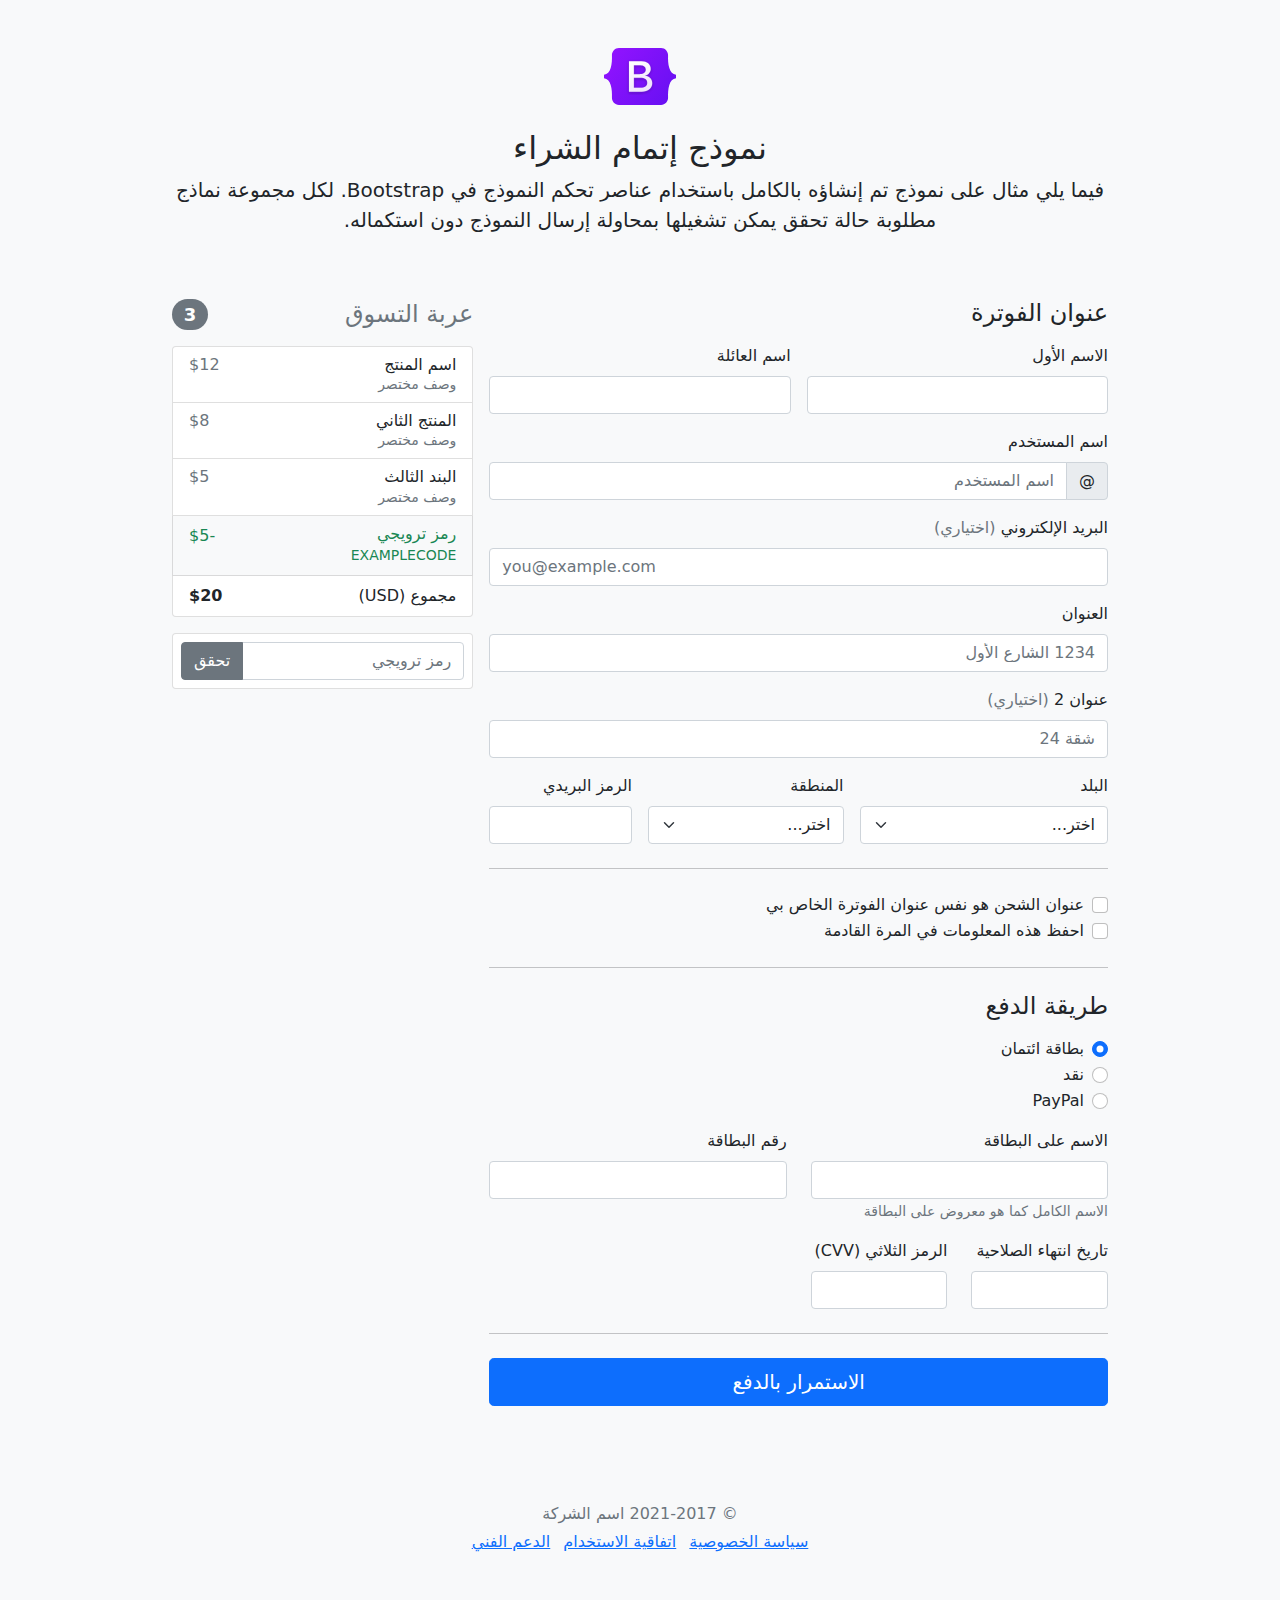
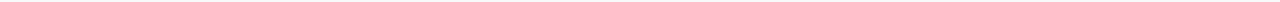
<file: assets/examples/checkout-rtl/index.html>
<!doctype html>
<html lang="ar" dir="rtl">
  <head>
    <meta charset="utf-8">
    <meta name="viewport" content="width=device-width, initial-scale=1">
    <meta name="description" content="">
    <meta name="author" content="Mark Otto, Jacob Thornton, and Bootstrap contributors">
    <meta name="generator" content="Hugo 0.84.0">
    <title>مثال إتمام الشراء · Bootstrap v5.0</title>

    <link rel="canonical" href="https://getbootstrap.com/docs/5.0/examples/checkout-rtl/">

    

    <!-- Bootstrap core CSS -->
<link href="../assets/dist/css/bootstrap.rtl.min.css" rel="stylesheet">

    <style>
      .bd-placeholder-img {
        font-size: 1.125rem;
        text-anchor: middle;
        -webkit-user-select: none;
        -moz-user-select: none;
        user-select: none;
      }

      @media (min-width: 768px) {
        .bd-placeholder-img-lg {
          font-size: 3.5rem;
        }
      }
    </style>

    
    <!-- Custom styles for this template -->
    <link href="../checkout/form-validation.css" rel="stylesheet">
  </head>
  <body class="bg-light">
    
<div class="container">
  <main>
    <div class="py-5 text-center">
      <img class="d-block mx-auto mb-4" src="../assets/brand/bootstrap-logo.svg" alt="" width="72" height="57">
      <h2>نموذج إتمام الشراء</h2>
      <p class="lead">فيما يلي مثال على نموذج تم إنشاؤه بالكامل باستخدام عناصر تحكم النموذج في Bootstrap. لكل مجموعة نماذج مطلوبة حالة تحقق يمكن تشغيلها بمحاولة إرسال النموذج دون استكماله.</p>
    </div>

    <div class="row g-3">
      <div class="col-md-5 col-lg-4 order-md-last">
        <h4 class="d-flex justify-content-between align-items-center mb-3">
          <span class="text-muted">عربة التسوق</span>
          <span class="badge bg-secondary rounded-pill">3</span>
        </h4>
        <ul class="list-group mb-3">
          <li class="list-group-item d-flex justify-content-between lh-sm">
            <div>
              <h6 class="my-0">اسم المنتج</h6>
              <small class="text-muted">وصف مختصر</small>
            </div>
            <span class="text-muted">$12</span>
          </li>
          <li class="list-group-item d-flex justify-content-between lh-sm">
            <div>
              <h6 class="my-0">المنتج الثاني</h6>
              <small class="text-muted">وصف مختصر</small>
            </div>
            <span class="text-muted">$8</span>
          </li>
          <li class="list-group-item d-flex justify-content-between lh-sm">
            <div>
              <h6 class="my-0">البند الثالث</h6>
              <small class="text-muted">وصف مختصر</small>
            </div>
            <span class="text-muted">$5</span>
          </li>
          <li class="list-group-item d-flex justify-content-between bg-light">
            <div class="text-success">
              <h6 class="my-0">رمز ترويجي</h6>
              <small>EXAMPLECODE</small>
            </div>
            <span class="text-success">-$5</span>
          </li>
          <li class="list-group-item d-flex justify-content-between">
            <span>مجموع (USD)</span>
            <strong>$20</strong>
          </li>
        </ul>

        <form class="card p-2">
          <div class="input-group">
            <input type="text" class="form-control" placeholder="رمز ترويجي">
            <button type="submit" class="btn btn-secondary">تحقق</button>
          </div>
        </form>
      </div>
      <div class="col-md-7 col-lg-8">
        <h4 class="mb-3">عنوان الفوترة</h4>
        <form class="needs-validation" novalidate>
          <div class="row g-3">
            <div class="col-sm-6">
              <label for="firstName" class="form-label">الاسم الأول</label>
              <input type="text" class="form-control" id="firstName" placeholder="" value="" required>
              <div class="invalid-feedback">
                يرجى إدخال اسم أول صحيح.
              </div>
            </div>

            <div class="col-sm-6">
              <label for="lastName" class="form-label">اسم العائلة</label>
              <input type="text" class="form-control" id="lastName" placeholder="" value="" required>
              <div class="invalid-feedback">
                يرجى إدخال اسم عائلة صحيح.
              </div>
            </div>

            <div class="col-12">
              <label for="username" class="form-label">اسم المستخدم</label>
              <div class="input-group has-validation">
                <span class="input-group-text">@</span>
                <input type="text" class="form-control" id="username" placeholder="اسم المستخدم" required>
              <div class="invalid-feedback">
                اسم المستخدم الخاص بك مطلوب.
                </div>
              </div>
            </div>

            <div class="col-12">
              <label for="email" class="form-label">البريد الإلكتروني <span class="text-muted">(اختياري)</span></label>
              <input type="email" class="form-control" id="email" placeholder="you@example.com">
              <div class="invalid-feedback">
                يرجى إدخال عنوان بريد إلكتروني صحيح لتصلكم تحديثات الشحن.
              </div>
            </div>

            <div class="col-12">
              <label for="address" class="form-label">العنوان</label>
              <input type="text" class="form-control" id="address" placeholder="1234 الشارع الأول" required>
              <div class="invalid-feedback">
                يرجى إدخال عنوان الشحن الخاص بك.
              </div>
            </div>

            <div class="col-12">
              <label for="address2" class="form-label">عنوان 2 <span class="text-muted">(اختياري)</span></label>
              <input type="text" class="form-control" id="address2" placeholder="شقة 24">
            </div>

            <div class="col-md-5">
              <label for="country" class="form-label">البلد</label>
              <select class="form-select" id="country" required>
                <option value="">اختر...</option>
                <option>الولايات المتحدة الأمريكية</option>
              </select>
              <div class="invalid-feedback">
                يرجى اختيار بلد صحيح.
              </div>
            </div>

            <div class="col-md-4">
              <label for="state" class="form-label">المنطقة</label>
              <select class="form-select" id="state" required>
                <option value="">اختر...</option>
                <option>كاليفورنيا</option>
              </select>
              <div class="invalid-feedback">
                يرجى اختيار اسم منطقة صحيح.
              </div>
            </div>

            <div class="col-md-3">
              <label for="zip" class="form-label">الرمز البريدي</label>
              <input type="text" class="form-control" id="zip" placeholder="" required>
              <div class="invalid-feedback">
                الرمز البريدي مطلوب.
              </div>
            </div>
          </div>

          <hr class="my-4">

          <div class="form-check">
            <input type="checkbox" class="form-check-input" id="same-address">
            <label class="form-check-label" for="same-address">عنوان الشحن هو نفس عنوان الفوترة الخاص بي</label>
          </div>

          <div class="form-check">
            <input type="checkbox" class="form-check-input" id="save-info">
            <label class="form-check-label" for="save-info">احفظ هذه المعلومات في المرة القادمة</label>
          </div>

          <hr class="my-4">

          <h4 class="mb-3">طريقة الدفع</h4>

          <div class="my-3">
            <div class="form-check">
              <input id="credit" name="paymentMethod" type="radio" class="form-check-input" checked required>
              <label class="form-check-label" for="credit">بطاقة ائتمان</label>
            </div>
            <div class="form-check">
              <input id="cash" name="paymentMethod" type="radio" class="form-check-input" required>
              <label class="form-check-label" for="cash">نقد</label>
            </div>
            <div class="form-check">
              <input id="paypal" name="paymentMethod" type="radio" class="form-check-input" required>
              <label class="form-check-label" for="paypal">PayPal</label>
            </div>
          </div>

          <div class="row gy-3">
            <div class="col-md-6">
              <label for="cc-name" class="form-label">الاسم على البطاقة</label>
              <input type="text" class="form-control" id="cc-name" placeholder="" required>
              <small class="text-muted">الاسم الكامل كما هو معروض على البطاقة</small>
              <div class="invalid-feedback">
                الاسم على البطاقة مطلوب
              </div>
            </div>

            <div class="col-md-6">
              <label for="cc-number" class="form-label">رقم البطاقة</label>
              <input type="text" class="form-control" id="cc-number" placeholder="" required>
              <div class="invalid-feedback">
                رقم بطاقة الائتمان مطلوب
              </div>
            </div>

            <div class="col-md-3">
              <label for="cc-expiration" class="form-label">تاريخ انتهاء الصلاحية</label>
              <input type="text" class="form-control" id="cc-expiration" placeholder="" required>
              <div class="invalid-feedback">
                تاريخ انتهاء الصلاحية مطلوب
              </div>
            </div>

            <div class="col-md-3">
              <label for="cc-cvv" class="form-label">الرمز الثلاثي (CVV)</label>
              <input type="text" class="form-control" id="cc-cvv" placeholder="" required>
              <div class="invalid-feedback">
                رمز الحماية مطلوب
              </div>
            </div>
          </div>

          <hr class="my-4">

          <button class="w-100 btn btn-primary btn-lg" type="submit">الاستمرار بالدفع</button>
        </form>
      </div>
    </div>
  </main>
  <footer class="my-5 pt-5 text-muted text-center text-small">
    <p class="mb-1">&copy; 2021-2017 اسم الشركة</p>
    <ul class="list-inline">
      <li class="list-inline-item"><a href="#">سياسة الخصوصية</a></li>
      <li class="list-inline-item"><a href="#">اتفاقية الاستخدام</a></li>
      <li class="list-inline-item"><a href="#">الدعم الفني</a></li>
    </ul>
  </footer>
</div>


    <script src="../assets/dist/js/bootstrap.bundle.min.js"></script>

      <script src="../checkout/form-validation.js"></script>
  </body>
</html>
</file>
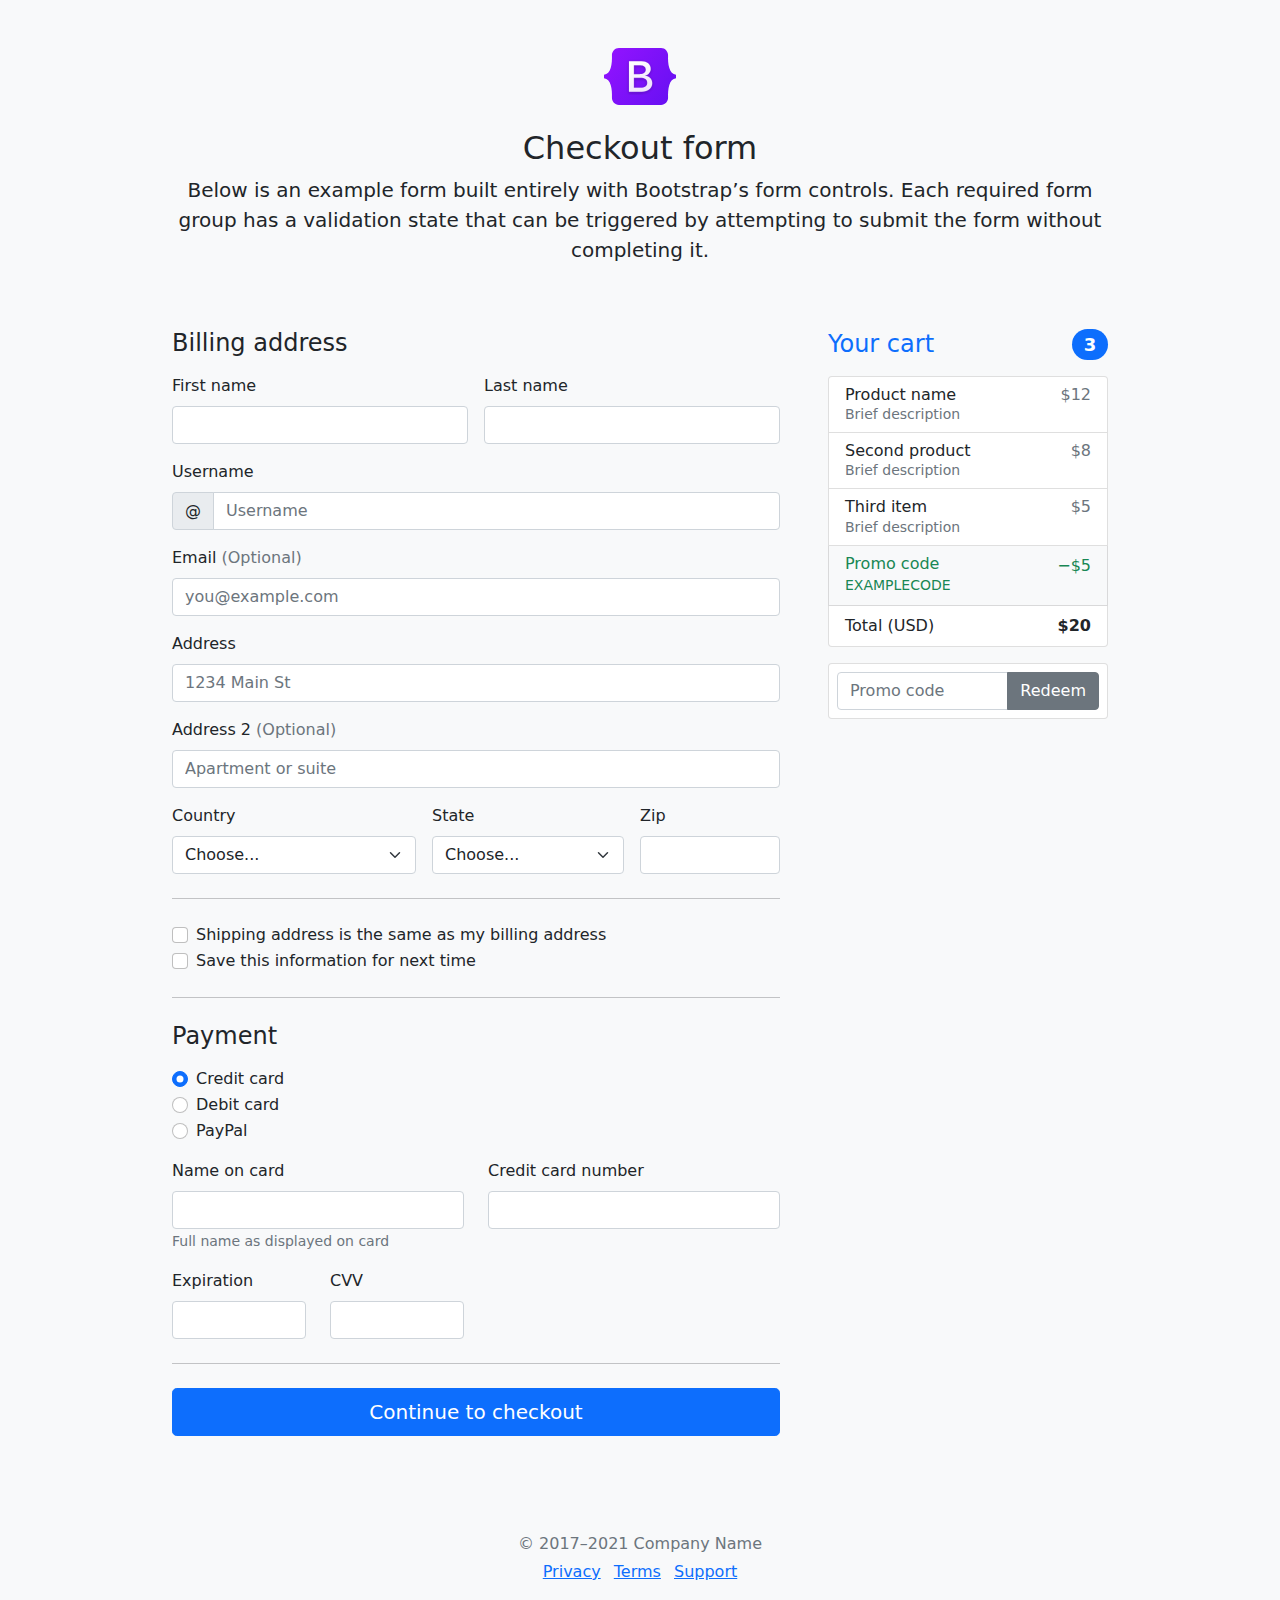
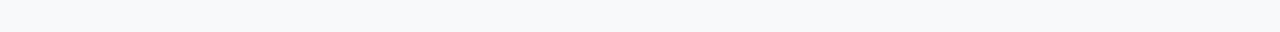
<file: assets/examples/checkout/index.html>
<!doctype html>
<html lang="en">
  <head>
    <meta charset="utf-8">
    <meta name="viewport" content="width=device-width, initial-scale=1">
    <meta name="description" content="">
    <meta name="author" content="Mark Otto, Jacob Thornton, and Bootstrap contributors">
    <meta name="generator" content="Hugo 0.84.0">
    <title>Checkout example · Bootstrap v5.0</title>

    <link rel="canonical" href="https://getbootstrap.com/docs/5.0/examples/checkout/">

    

    <!-- Bootstrap core CSS -->
<link href="../assets/dist/css/bootstrap.min.css" rel="stylesheet">

    <style>
      .bd-placeholder-img {
        font-size: 1.125rem;
        text-anchor: middle;
        -webkit-user-select: none;
        -moz-user-select: none;
        user-select: none;
      }

      @media (min-width: 768px) {
        .bd-placeholder-img-lg {
          font-size: 3.5rem;
        }
      }
    </style>

    
    <!-- Custom styles for this template -->
    <link href="form-validation.css" rel="stylesheet">
  </head>
  <body class="bg-light">
    
<div class="container">
  <main>
    <div class="py-5 text-center">
      <img class="d-block mx-auto mb-4" src="../assets/brand/bootstrap-logo.svg" alt="" width="72" height="57">
      <h2>Checkout form</h2>
      <p class="lead">Below is an example form built entirely with Bootstrap’s form controls. Each required form group has a validation state that can be triggered by attempting to submit the form without completing it.</p>
    </div>

    <div class="row g-5">
      <div class="col-md-5 col-lg-4 order-md-last">
        <h4 class="d-flex justify-content-between align-items-center mb-3">
          <span class="text-primary">Your cart</span>
          <span class="badge bg-primary rounded-pill">3</span>
        </h4>
        <ul class="list-group mb-3">
          <li class="list-group-item d-flex justify-content-between lh-sm">
            <div>
              <h6 class="my-0">Product name</h6>
              <small class="text-muted">Brief description</small>
            </div>
            <span class="text-muted">$12</span>
          </li>
          <li class="list-group-item d-flex justify-content-between lh-sm">
            <div>
              <h6 class="my-0">Second product</h6>
              <small class="text-muted">Brief description</small>
            </div>
            <span class="text-muted">$8</span>
          </li>
          <li class="list-group-item d-flex justify-content-between lh-sm">
            <div>
              <h6 class="my-0">Third item</h6>
              <small class="text-muted">Brief description</small>
            </div>
            <span class="text-muted">$5</span>
          </li>
          <li class="list-group-item d-flex justify-content-between bg-light">
            <div class="text-success">
              <h6 class="my-0">Promo code</h6>
              <small>EXAMPLECODE</small>
            </div>
            <span class="text-success">−$5</span>
          </li>
          <li class="list-group-item d-flex justify-content-between">
            <span>Total (USD)</span>
            <strong>$20</strong>
          </li>
        </ul>

        <form class="card p-2">
          <div class="input-group">
            <input type="text" class="form-control" placeholder="Promo code">
            <button type="submit" class="btn btn-secondary">Redeem</button>
          </div>
        </form>
      </div>
      <div class="col-md-7 col-lg-8">
        <h4 class="mb-3">Billing address</h4>
        <form class="needs-validation" novalidate>
          <div class="row g-3">
            <div class="col-sm-6">
              <label for="firstName" class="form-label">First name</label>
              <input type="text" class="form-control" id="firstName" placeholder="" value="" required>
              <div class="invalid-feedback">
                Valid first name is required.
              </div>
            </div>

            <div class="col-sm-6">
              <label for="lastName" class="form-label">Last name</label>
              <input type="text" class="form-control" id="lastName" placeholder="" value="" required>
              <div class="invalid-feedback">
                Valid last name is required.
              </div>
            </div>

            <div class="col-12">
              <label for="username" class="form-label">Username</label>
              <div class="input-group has-validation">
                <span class="input-group-text">@</span>
                <input type="text" class="form-control" id="username" placeholder="Username" required>
              <div class="invalid-feedback">
                  Your username is required.
                </div>
              </div>
            </div>

            <div class="col-12">
              <label for="email" class="form-label">Email <span class="text-muted">(Optional)</span></label>
              <input type="email" class="form-control" id="email" placeholder="you@example.com">
              <div class="invalid-feedback">
                Please enter a valid email address for shipping updates.
              </div>
            </div>

            <div class="col-12">
              <label for="address" class="form-label">Address</label>
              <input type="text" class="form-control" id="address" placeholder="1234 Main St" required>
              <div class="invalid-feedback">
                Please enter your shipping address.
              </div>
            </div>

            <div class="col-12">
              <label for="address2" class="form-label">Address 2 <span class="text-muted">(Optional)</span></label>
              <input type="text" class="form-control" id="address2" placeholder="Apartment or suite">
            </div>

            <div class="col-md-5">
              <label for="country" class="form-label">Country</label>
              <select class="form-select" id="country" required>
                <option value="">Choose...</option>
                <option>United States</option>
              </select>
              <div class="invalid-feedback">
                Please select a valid country.
              </div>
            </div>

            <div class="col-md-4">
              <label for="state" class="form-label">State</label>
              <select class="form-select" id="state" required>
                <option value="">Choose...</option>
                <option>California</option>
              </select>
              <div class="invalid-feedback">
                Please provide a valid state.
              </div>
            </div>

            <div class="col-md-3">
              <label for="zip" class="form-label">Zip</label>
              <input type="text" class="form-control" id="zip" placeholder="" required>
              <div class="invalid-feedback">
                Zip code required.
              </div>
            </div>
          </div>

          <hr class="my-4">

          <div class="form-check">
            <input type="checkbox" class="form-check-input" id="same-address">
            <label class="form-check-label" for="same-address">Shipping address is the same as my billing address</label>
          </div>

          <div class="form-check">
            <input type="checkbox" class="form-check-input" id="save-info">
            <label class="form-check-label" for="save-info">Save this information for next time</label>
          </div>

          <hr class="my-4">

          <h4 class="mb-3">Payment</h4>

          <div class="my-3">
            <div class="form-check">
              <input id="credit" name="paymentMethod" type="radio" class="form-check-input" checked required>
              <label class="form-check-label" for="credit">Credit card</label>
            </div>
            <div class="form-check">
              <input id="debit" name="paymentMethod" type="radio" class="form-check-input" required>
              <label class="form-check-label" for="debit">Debit card</label>
            </div>
            <div class="form-check">
              <input id="paypal" name="paymentMethod" type="radio" class="form-check-input" required>
              <label class="form-check-label" for="paypal">PayPal</label>
            </div>
          </div>

          <div class="row gy-3">
            <div class="col-md-6">
              <label for="cc-name" class="form-label">Name on card</label>
              <input type="text" class="form-control" id="cc-name" placeholder="" required>
              <small class="text-muted">Full name as displayed on card</small>
              <div class="invalid-feedback">
                Name on card is required
              </div>
            </div>

            <div class="col-md-6">
              <label for="cc-number" class="form-label">Credit card number</label>
              <input type="text" class="form-control" id="cc-number" placeholder="" required>
              <div class="invalid-feedback">
                Credit card number is required
              </div>
            </div>

            <div class="col-md-3">
              <label for="cc-expiration" class="form-label">Expiration</label>
              <input type="text" class="form-control" id="cc-expiration" placeholder="" required>
              <div class="invalid-feedback">
                Expiration date required
              </div>
            </div>

            <div class="col-md-3">
              <label for="cc-cvv" class="form-label">CVV</label>
              <input type="text" class="form-control" id="cc-cvv" placeholder="" required>
              <div class="invalid-feedback">
                Security code required
              </div>
            </div>
          </div>

          <hr class="my-4">

          <button class="w-100 btn btn-primary btn-lg" type="submit">Continue to checkout</button>
        </form>
      </div>
    </div>
  </main>

  <footer class="my-5 pt-5 text-muted text-center text-small">
    <p class="mb-1">&copy; 2017–2021 Company Name</p>
    <ul class="list-inline">
      <li class="list-inline-item"><a href="#">Privacy</a></li>
      <li class="list-inline-item"><a href="#">Terms</a></li>
      <li class="list-inline-item"><a href="#">Support</a></li>
    </ul>
  </footer>
</div>


    <script src="../assets/dist/js/bootstrap.bundle.min.js"></script>

      <script src="form-validation.js"></script>
  </body>
</html>
</file>
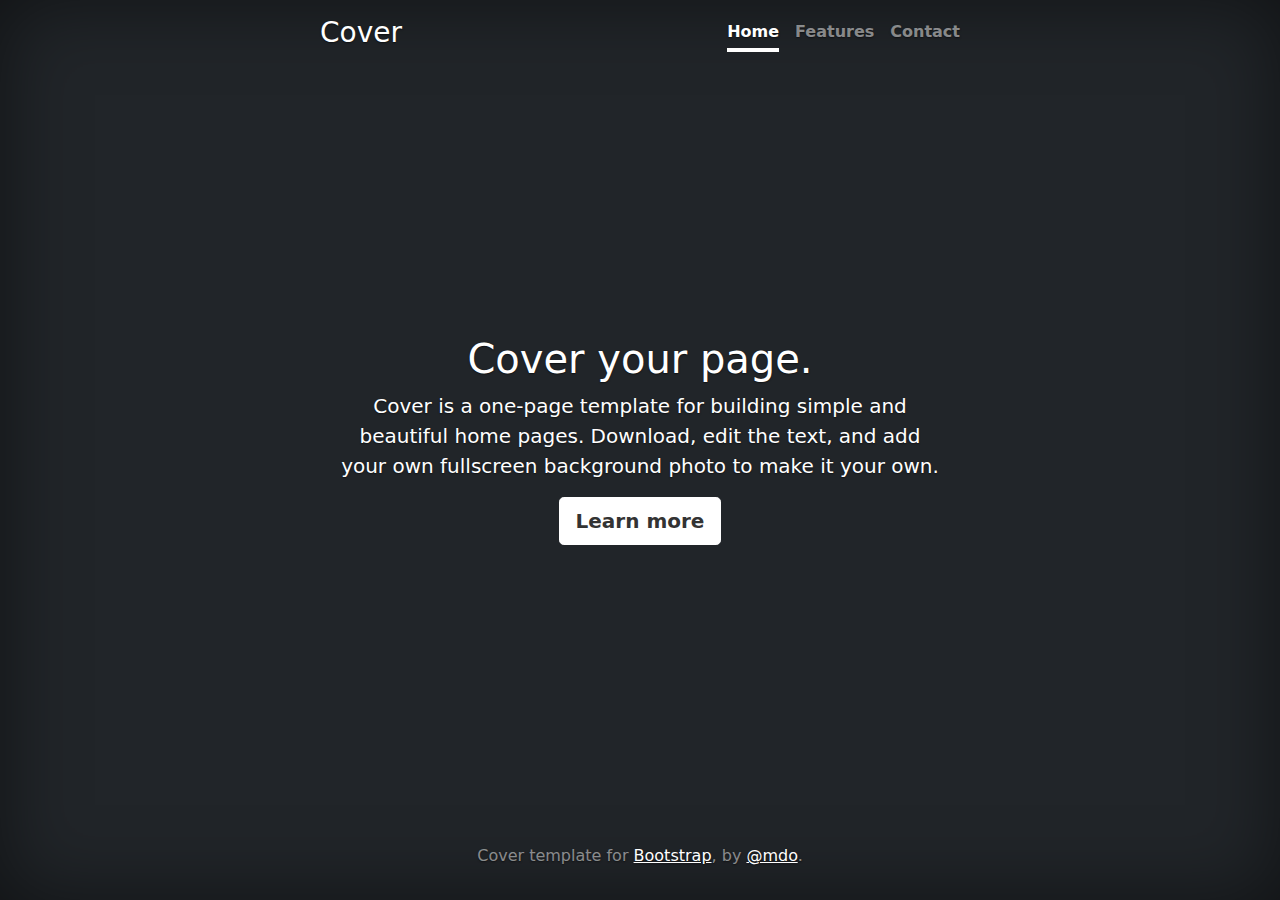
<file: assets/examples/cover/index.html>
<!doctype html>
<html lang="en" class="h-100">
  <head>
    <meta charset="utf-8">
    <meta name="viewport" content="width=device-width, initial-scale=1">
    <meta name="description" content="">
    <meta name="author" content="Mark Otto, Jacob Thornton, and Bootstrap contributors">
    <meta name="generator" content="Hugo 0.84.0">
    <title>Cover Template · Bootstrap v5.0</title>

    <link rel="canonical" href="https://getbootstrap.com/docs/5.0/examples/cover/">

    

    <!-- Bootstrap core CSS -->
<link href="../assets/dist/css/bootstrap.min.css" rel="stylesheet">

    <style>
      .bd-placeholder-img {
        font-size: 1.125rem;
        text-anchor: middle;
        -webkit-user-select: none;
        -moz-user-select: none;
        user-select: none;
      }

      @media (min-width: 768px) {
        .bd-placeholder-img-lg {
          font-size: 3.5rem;
        }
      }
    </style>

    
    <!-- Custom styles for this template -->
    <link href="cover.css" rel="stylesheet">
  </head>
  <body class="d-flex h-100 text-center text-white bg-dark">
    
<div class="cover-container d-flex w-100 h-100 p-3 mx-auto flex-column">
  <header class="mb-auto">
    <div>
      <h3 class="float-md-start mb-0">Cover</h3>
      <nav class="nav nav-masthead justify-content-center float-md-end">
        <a class="nav-link active" aria-current="page" href="#">Home</a>
        <a class="nav-link" href="#">Features</a>
        <a class="nav-link" href="#">Contact</a>
      </nav>
    </div>
  </header>

  <main class="px-3">
    <h1>Cover your page.</h1>
    <p class="lead">Cover is a one-page template for building simple and beautiful home pages. Download, edit the text, and add your own fullscreen background photo to make it your own.</p>
    <p class="lead">
      <a href="#" class="btn btn-lg btn-secondary fw-bold border-white bg-white">Learn more</a>
    </p>
  </main>

  <footer class="mt-auto text-white-50">
    <p>Cover template for <a href="https://getbootstrap.com/" class="text-white">Bootstrap</a>, by <a href="https://twitter.com/mdo" class="text-white">@mdo</a>.</p>
  </footer>
</div>


    
  </body>
</html>
</file>
<file: assets/examples/blog/blog.rtl.css>
/* stylelint-disable selector-list-comma-newline-after */

.blog-header {
  line-height: 1;
  border-bottom: 1px solid #e5e5e5;
}

.blog-header-logo {
  font-family: Amiri, Georgia, "Times New Roman", serif;
  font-size: 2.25rem;
}

.blog-header-logo:hover {
  text-decoration: none;
}

h1, h2, h3, h4, h5, h6 {
  font-family: Amiri, Georgia, "Times New Roman", serif;
}

.display-4 {
  font-size: 2.5rem;
}
@media (min-width: 768px) {
  .display-4 {
    font-size: 3rem;
  }
}

.nav-scroller {
  position: relative;
  z-index: 2;
  height: 2.75rem;
  overflow-y: hidden;
}

.nav-scroller .nav {
  display: flex;
  flex-wrap: nowrap;
  padding-bottom: 1rem;
  margin-top: -1px;
  overflow-x: auto;
  text-align: center;
  white-space: nowrap;
  -webkit-overflow-scrolling: touch;
}

.nav-scroller .nav-link {
  padding-top: .75rem;
  padding-bottom: .75rem;
  font-size: .875rem;
}

.card-img-right {
  height: 100%;
  border-radius: 3px 0 0 3px;
}

.flex-auto {
  flex: 0 0 auto;
}

.h-250 { height: 250px; }
@media (min-width: 768px) {
  .h-md-250 { height: 250px; }
}

/* Pagination */
.blog-pagination {
  margin-bottom: 4rem;
}
.blog-pagination > .btn {
  border-radius: 2rem;
}

/*
 * Blog posts
 */
.blog-post {
  margin-bottom: 4rem;
}
.blog-post-title {
  margin-bottom: .25rem;
  font-size: 2.5rem;
}
.blog-post-meta {
  margin-bottom: 1.25rem;
  color: #727272;
}

/*
 * Footer
 */
.blog-footer {
  padding: 2.5rem 0;
  color: #727272;
  text-align: center;
  background-color: #f9f9f9;
  border-top: .05rem solid #e5e5e5;
}
.blog-footer p:last-child {
  margin-bottom: 0;
}
</file>
<file: assets/examples/blog/blog.css>
/* stylelint-disable selector-list-comma-newline-after */

.blog-header {
  line-height: 1;
  border-bottom: 1px solid #e5e5e5;
}

.blog-header-logo {
  font-family: "Playfair Display", Georgia, "Times New Roman", serif/*rtl:Amiri, Georgia, "Times New Roman", serif*/;
  font-size: 2.25rem;
}

.blog-header-logo:hover {
  text-decoration: none;
}

h1, h2, h3, h4, h5, h6 {
  font-family: "Playfair Display", Georgia, "Times New Roman", serif/*rtl:Amiri, Georgia, "Times New Roman", serif*/;
}

.display-4 {
  font-size: 2.5rem;
}
@media (min-width: 768px) {
  .display-4 {
    font-size: 3rem;
  }
}

.nav-scroller {
  position: relative;
  z-index: 2;
  height: 2.75rem;
  overflow-y: hidden;
}

.nav-scroller .nav {
  display: flex;
  flex-wrap: nowrap;
  padding-bottom: 1rem;
  margin-top: -1px;
  overflow-x: auto;
  text-align: center;
  white-space: nowrap;
  -webkit-overflow-scrolling: touch;
}

.nav-scroller .nav-link {
  padding-top: .75rem;
  padding-bottom: .75rem;
  font-size: .875rem;
}

.card-img-right {
  height: 100%;
  border-radius: 0 3px 3px 0;
}

.flex-auto {
  flex: 0 0 auto;
}

.h-250 { height: 250px; }
@media (min-width: 768px) {
  .h-md-250 { height: 250px; }
}

/* Pagination */
.blog-pagination {
  margin-bottom: 4rem;
}
.blog-pagination > .btn {
  border-radius: 2rem;
}

/*
 * Blog posts
 */
.blog-post {
  margin-bottom: 4rem;
}
.blog-post-title {
  margin-bottom: .25rem;
  font-size: 2.5rem;
}
.blog-post-meta {
  margin-bottom: 1.25rem;
  color: #727272;
}

/*
 * Footer
 */
.blog-footer {
  padding: 2.5rem 0;
  color: #727272;
  text-align: center;
  background-color: #f9f9f9;
  border-top: .05rem solid #e5e5e5;
}
.blog-footer p:last-child {
  margin-bottom: 0;
}
</file>
<file: assets/examples/carousel/carousel.rtl.css>
/* GLOBAL STYLES
-------------------------------------------------- */
/* Padding below the footer and lighter body text */

body {
  padding-top: 3rem;
  padding-bottom: 3rem;
  color: #5a5a5a;
}


/* CUSTOMIZE THE CAROUSEL
-------------------------------------------------- */

/* Carousel base class */
.carousel {
  margin-bottom: 4rem;
}
/* Since positioning the image, we need to help out the caption */
.carousel-caption {
  bottom: 3rem;
  z-index: 10;
}

/* Declare heights because of positioning of img element */
.carousel-item {
  height: 32rem;
}
.carousel-item > img {
  position: absolute;
  top: 0;
  right: 0;
  min-width: 100%;
  height: 32rem;
}


/* MARKETING CONTENT
-------------------------------------------------- */

/* Center align the text within the three columns below the carousel */
.marketing .col-lg-4 {
  margin-bottom: 1.5rem;
  text-align: center;
}
.marketing h2 {
  font-weight: 400;
}
.marketing .col-lg-4 p {
  margin-right: .75rem;
  margin-left: .75rem;
}


/* Featurettes
------------------------- */

.featurette-divider {
  margin: 5rem 0; /* Space out the Bootstrap <hr> more */
}

/* Thin out the marketing headings */
.featurette-heading {
  font-weight: 300;
  line-height: 1;
}


/* RESPONSIVE CSS
-------------------------------------------------- */

@media (min-width: 40em) {
  /* Bump up size of carousel content */
  .carousel-caption p {
    margin-bottom: 1.25rem;
    font-size: 1.25rem;
    line-height: 1.4;
  }

  .featurette-heading {
    font-size: 50px;
  }
}

@media (min-width: 62em) {
  .featurette-heading {
    margin-top: 7rem;
  }
}
</file>
<file: assets/examples/carousel/carousel.css>
/* GLOBAL STYLES
-------------------------------------------------- */
/* Padding below the footer and lighter body text */

body {
  padding-top: 3rem;
  padding-bottom: 3rem;
  color: #5a5a5a;
}


/* CUSTOMIZE THE CAROUSEL
-------------------------------------------------- */

/* Carousel base class */
.carousel {
  margin-bottom: 4rem;
}
/* Since positioning the image, we need to help out the caption */
.carousel-caption {
  bottom: 3rem;
  z-index: 10;
}

/* Declare heights because of positioning of img element */
.carousel-item {
  height: 32rem;
}
.carousel-item > img {
  position: absolute;
  top: 0;
  left: 0;
  min-width: 100%;
  height: 32rem;
}


/* MARKETING CONTENT
-------------------------------------------------- */

/* Center align the text within the three columns below the carousel */
.marketing .col-lg-4 {
  margin-bottom: 1.5rem;
  text-align: center;
}
.marketing h2 {
  font-weight: 400;
}
/* rtl:begin:ignore */
.marketing .col-lg-4 p {
  margin-right: .75rem;
  margin-left: .75rem;
}
/* rtl:end:ignore */


/* Featurettes
------------------------- */

.featurette-divider {
  margin: 5rem 0; /* Space out the Bootstrap <hr> more */
}

/* Thin out the marketing headings */
.featurette-heading {
  font-weight: 300;
  line-height: 1;
  /* rtl:remove */
  letter-spacing: -.05rem;
}


/* RESPONSIVE CSS
-------------------------------------------------- */

@media (min-width: 40em) {
  /* Bump up size of carousel content */
  .carousel-caption p {
    margin-bottom: 1.25rem;
    font-size: 1.25rem;
    line-height: 1.4;
  }

  .featurette-heading {
    font-size: 50px;
  }
}

@media (min-width: 62em) {
  .featurette-heading {
    margin-top: 7rem;
  }
}
</file>
<file: assets/examples/checkout/form-validation.css>
.container {
  max-width: 960px;
}
</file>
<file: assets/examples/cover/cover.css>
/*
 * Globals
 */


/* Custom default button */
.btn-secondary,
.btn-secondary:hover,
.btn-secondary:focus {
  color: #333;
  text-shadow: none; /* Prevent inheritance from `body` */
}


/*
 * Base structure
 */

body {
  text-shadow: 0 .05rem .1rem rgba(0, 0, 0, .5);
  box-shadow: inset 0 0 5rem rgba(0, 0, 0, .5);
}

.cover-container {
  max-width: 42em;
}


/*
 * Header
 */

.nav-masthead .nav-link {
  padding: .25rem 0;
  font-weight: 700;
  color: rgba(255, 255, 255, .5);
  background-color: transparent;
  border-bottom: .25rem solid transparent;
}

.nav-masthead .nav-link:hover,
.nav-masthead .nav-link:focus {
  border-bottom-color: rgba(255, 255, 255, .25);
}

.nav-masthead .nav-link + .nav-link {
  margin-left: 1rem;
}

.nav-masthead .active {
  color: #fff;
  border-bottom-color: #fff;
}
</file>
<file: assets/examples/cheatsheet/cheatsheet.rtl.css>
body {
  scroll-behavior: smooth;
}

/**
 * Bootstrap "Journal code" icon
 * @link https://icons.getbootstrap.com/icons/journal-code/
 */
.bd-heading a::before {
  display: inline-block;
  width: 1em;
  height: 1em;
  margin-left: .25rem;
  content: "";
  background-image: url("data:image/svg+xml,%3Csvg xmlns='http://www.w3.org/2000/svg' fill='%25230d6efd' viewBox='0 0 16 16'%3E%3Cpath d='M4 1h8a2 2 0 0 1 2 2v10a2 2 0 0 1-2 2H4a2 2 0 0 1-2-2h1a1 1 0 0 0 1 1h8a1 1 0 0 0 1-1V3a1 1 0 0 0-1-1H4a1 1 0 0 0-1 1H2a2 2 0 0 1 2-2z'/%3E%3Cpath d='M2 5v-.5a.5.5 0 0 1 1 0V5h.5a.5.5 0 0 1 0 1h-2a.5.5 0 0 1 0-1H2zm0 3v-.5a.5.5 0 0 1 1 0V8h.5a.5.5 0 0 1 0 1h-2a.5.5 0 0 1 0-1H2zm0 3v-.5a.5.5 0 0 1 1 0v.5h.5a.5.5 0 0 1 0 1h-2a.5.5 0 0 1 0-1H2z'/%3E%3Cpath fill-rule='evenodd' d='M8.646 5.646a.5.5 0 0 1 .708 0l2 2a.5.5 0 0 1 0 .708l-2 2a.5.5 0 0 1-.708-.708L10.293 8 8.646 6.354a.5.5 0 0 1 0-.708zm-1.292 0a.5.5 0 0 0-.708 0l-2 2a.5.5 0 0 0 0 .708l2 2a.5.5 0 0 0 .708-.708L5.707 8l1.647-1.646a.5.5 0 0 0 0-.708z'/%3E%3C/svg%3E");
  background-size: 1em;
}

/* stylelint-disable-next-line selector-max-universal */
.bd-heading + div > * + * {
  margin-top: 3rem;
}

/* Table of contents */
.bd-aside a {
  padding: .1875rem .5rem;
  margin-top: .125rem;
  margin-right: .3125rem;
  color: rgba(0, 0, 0, .65);
  text-decoration: none;
}

.bd-aside a:hover,
.bd-aside a:focus {
  color: rgba(0, 0, 0, .85);
  background-color: rgba(121, 82, 179, .1);
}

.bd-aside .active {
  font-weight: 600;
  color: rgba(0, 0, 0, .85);
}

.bd-aside .btn {
  padding: .25rem .5rem;
  font-weight: 600;
  color: rgba(0, 0, 0, .65);
  border: 0;
}

.bd-aside .btn:hover,
.bd-aside .btn:focus {
  color: rgba(0, 0, 0, .85);
  background-color: rgba(121, 82, 179, .1);
}

.bd-aside .btn:focus {
  box-shadow: 0 0 0 1px rgba(121, 82, 179, .7);
}

.bd-aside .btn::before {
  width: 1.25em;
  line-height: 0;
  content: url("data:image/svg+xml,%3csvg xmlns='http://www.w3.org/2000/svg' width='16' height='16' viewBox='0 0 16 16'%3e%3cpath fill='none' stroke='rgba%280,0,0,.5%29' stroke-linecap='round' stroke-linejoin='round' stroke-width='2' d='M5 14l6-6-6-6'/%3e%3c/svg%3e");
  transition: transform .35s ease;
  transform: rotate(180deg) translateX(-2px);
  transform-origin: .5em 50%;
}

.bd-aside .btn[aria-expanded="true"]::before {
  transform: rotate(90deg);
}


/* Examples */
.scrollspy-example {
  position: relative;
  height: 200px;
  margin-top: .5rem;
  overflow: auto;
}

[id="modal"] .bd-example .btn,
[id="buttons"] .bd-example .btn,
[id="tooltips"] .bd-example .btn,
[id="popovers"] .bd-example .btn,
[id="dropdowns"] .bd-example .btn-group,
[id="dropdowns"] .bd-example .dropdown,
[id="dropdowns"] .bd-example .dropup,
[id="dropdowns"] .bd-example .dropend,
[id="dropdowns"] .bd-example .dropstart {
  margin: 0 0 1rem 1rem;
}

/* Layout */
@media (min-width: 1200px) {
  body {
    display: grid;
    gap: 1rem;
    grid-template-columns: 1fr 4fr 1fr;
    grid-template-rows: auto;
  }

  .bd-header {
    position: fixed;
    top: 0;
    right: 0;
    left: 0;
    z-index: 1030;
    grid-column: 1 / span 3;
  }

  .bd-aside,
  .bd-cheatsheet {
    padding-top: 4rem;
  }

  /**
   * 1. Too bad only Firefox supports subgrids ATM
   */
  .bd-cheatsheet,
  .bd-cheatsheet section,
  .bd-cheatsheet article {
    display: inherit; /* 1 */
    gap: inherit; /* 1 */
    grid-template-columns: 1fr 4fr;
    grid-column: 1 / span 2;
    grid-template-rows: auto;
  }

  .bd-aside {
    grid-area: 1 / 3;
    scroll-margin-top: 4rem;
  }

  .bd-cheatsheet section,
  .bd-cheatsheet section > h2 {
    top: 2rem;
    scroll-margin-top: 2rem;
  }

  .bd-cheatsheet section > h2::before {
    position: absolute;
    top: 0;
    right: 0;
    bottom: -2rem;
    left: 0;
    z-index: -1;
    content: "";
    background-image: linear-gradient(to bottom, rgba(255, 255, 255, 1) calc(100% - 3rem), rgba(255, 255, 255, .01));
  }

  .bd-cheatsheet article,
  .bd-cheatsheet .bd-heading {
    top: 8rem;
    scroll-margin-top: 8rem;
  }

  .bd-cheatsheet .bd-heading {
    z-index: 1;
  }
}
</file>
<file: assets/examples/cheatsheet/cheatsheet.css>
body {
  scroll-behavior: smooth;
}

/**
 * Bootstrap "Journal code" icon
 * @link https://icons.getbootstrap.com/icons/journal-code/
 */
.bd-heading a::before {
  display: inline-block;
  width: 1em;
  height: 1em;
  margin-right: .25rem;
  content: "";
  background-image: url("data:image/svg+xml,%3Csvg xmlns='http://www.w3.org/2000/svg' fill='%25230d6efd' viewBox='0 0 16 16'%3E%3Cpath d='M4 1h8a2 2 0 0 1 2 2v10a2 2 0 0 1-2 2H4a2 2 0 0 1-2-2h1a1 1 0 0 0 1 1h8a1 1 0 0 0 1-1V3a1 1 0 0 0-1-1H4a1 1 0 0 0-1 1H2a2 2 0 0 1 2-2z'/%3E%3Cpath d='M2 5v-.5a.5.5 0 0 1 1 0V5h.5a.5.5 0 0 1 0 1h-2a.5.5 0 0 1 0-1H2zm0 3v-.5a.5.5 0 0 1 1 0V8h.5a.5.5 0 0 1 0 1h-2a.5.5 0 0 1 0-1H2zm0 3v-.5a.5.5 0 0 1 1 0v.5h.5a.5.5 0 0 1 0 1h-2a.5.5 0 0 1 0-1H2z'/%3E%3Cpath fill-rule='evenodd' d='M8.646 5.646a.5.5 0 0 1 .708 0l2 2a.5.5 0 0 1 0 .708l-2 2a.5.5 0 0 1-.708-.708L10.293 8 8.646 6.354a.5.5 0 0 1 0-.708zm-1.292 0a.5.5 0 0 0-.708 0l-2 2a.5.5 0 0 0 0 .708l2 2a.5.5 0 0 0 .708-.708L5.707 8l1.647-1.646a.5.5 0 0 0 0-.708z'/%3E%3C/svg%3E");
  background-size: 1em;
}

/* stylelint-disable-next-line selector-max-universal */
.bd-heading + div > * + * {
  margin-top: 3rem;
}

/* Table of contents */
.bd-aside a {
  padding: .1875rem .5rem;
  margin-top: .125rem;
  margin-left: .3125rem;
  color: rgba(0, 0, 0, .65);
  text-decoration: none;
}

.bd-aside a:hover,
.bd-aside a:focus {
  color: rgba(0, 0, 0, .85);
  background-color: rgba(121, 82, 179, .1);
}

.bd-aside .active {
  font-weight: 600;
  color: rgba(0, 0, 0, .85);
}

.bd-aside .btn {
  padding: .25rem .5rem;
  font-weight: 600;
  color: rgba(0, 0, 0, .65);
  border: 0;
}

.bd-aside .btn:hover,
.bd-aside .btn:focus {
  color: rgba(0, 0, 0, .85);
  background-color: rgba(121, 82, 179, .1);
}

.bd-aside .btn:focus {
  box-shadow: 0 0 0 1px rgba(121, 82, 179, .7);
}

.bd-aside .btn::before {
  width: 1.25em;
  line-height: 0;
  content: url("data:image/svg+xml,%3csvg xmlns='http://www.w3.org/2000/svg' width='16' height='16' viewBox='0 0 16 16'%3e%3cpath fill='none' stroke='rgba%280,0,0,.5%29' stroke-linecap='round' stroke-linejoin='round' stroke-width='2' d='M5 14l6-6-6-6'/%3e%3c/svg%3e");
  transition: transform .35s ease;

  /* rtl:raw:
  transform: rotate(180deg) translateX(-2px);
  */
  transform-origin: .5em 50%;
}

.bd-aside .btn[aria-expanded="true"]::before {
  transform: rotate(90deg)/* rtl:ignore */;
}


/* Examples */
.scrollspy-example {
  position: relative;
  height: 200px;
  margin-top: .5rem;
  overflow: auto;
}

[id="modal"] .bd-example .btn,
[id="buttons"] .bd-example .btn,
[id="tooltips"] .bd-example .btn,
[id="popovers"] .bd-example .btn,
[id="dropdowns"] .bd-example .btn-group,
[id="dropdowns"] .bd-example .dropdown,
[id="dropdowns"] .bd-example .dropup,
[id="dropdowns"] .bd-example .dropend,
[id="dropdowns"] .bd-example .dropstart {
  margin: 0 1rem 1rem 0;
}

/* Layout */
@media (min-width: 1200px) {
  body {
    display: grid;
    gap: 1rem;
    grid-template-columns: 1fr 4fr 1fr;
    grid-template-rows: auto;
  }

  .bd-header {
    position: fixed;
    top: 0;
    /* rtl:begin:ignore */
    right: 0;
    left: 0;
    /* rtl:end:ignore */
    z-index: 1030;
    grid-column: 1 / span 3;
  }

  .bd-aside,
  .bd-cheatsheet {
    padding-top: 4rem;
  }

  /**
   * 1. Too bad only Firefox supports subgrids ATM
   */
  .bd-cheatsheet,
  .bd-cheatsheet section,
  .bd-cheatsheet article {
    display: inherit; /* 1 */
    gap: inherit; /* 1 */
    grid-template-columns: 1fr 4fr;
    grid-column: 1 / span 2;
    grid-template-rows: auto;
  }

  .bd-aside {
    grid-area: 1 / 3;
    scroll-margin-top: 4rem;
  }

  .bd-cheatsheet section,
  .bd-cheatsheet section > h2 {
    top: 2rem;
    scroll-margin-top: 2rem;
  }

  .bd-cheatsheet section > h2::before {
    position: absolute;
    /* rtl:begin:ignore */
    top: 0;
    right: 0;
    bottom: -2rem;
    left: 0;
    /* rtl:end:ignore */
    z-index: -1;
    content: "";
    background-image: linear-gradient(to bottom, rgba(255, 255, 255, 1) calc(100% - 3rem), rgba(255, 255, 255, .01));
  }

  .bd-cheatsheet article,
  .bd-cheatsheet .bd-heading {
    top: 8rem;
    scroll-margin-top: 8rem;
  }

  .bd-cheatsheet .bd-heading {
    z-index: 1;
  }
}
</file>
